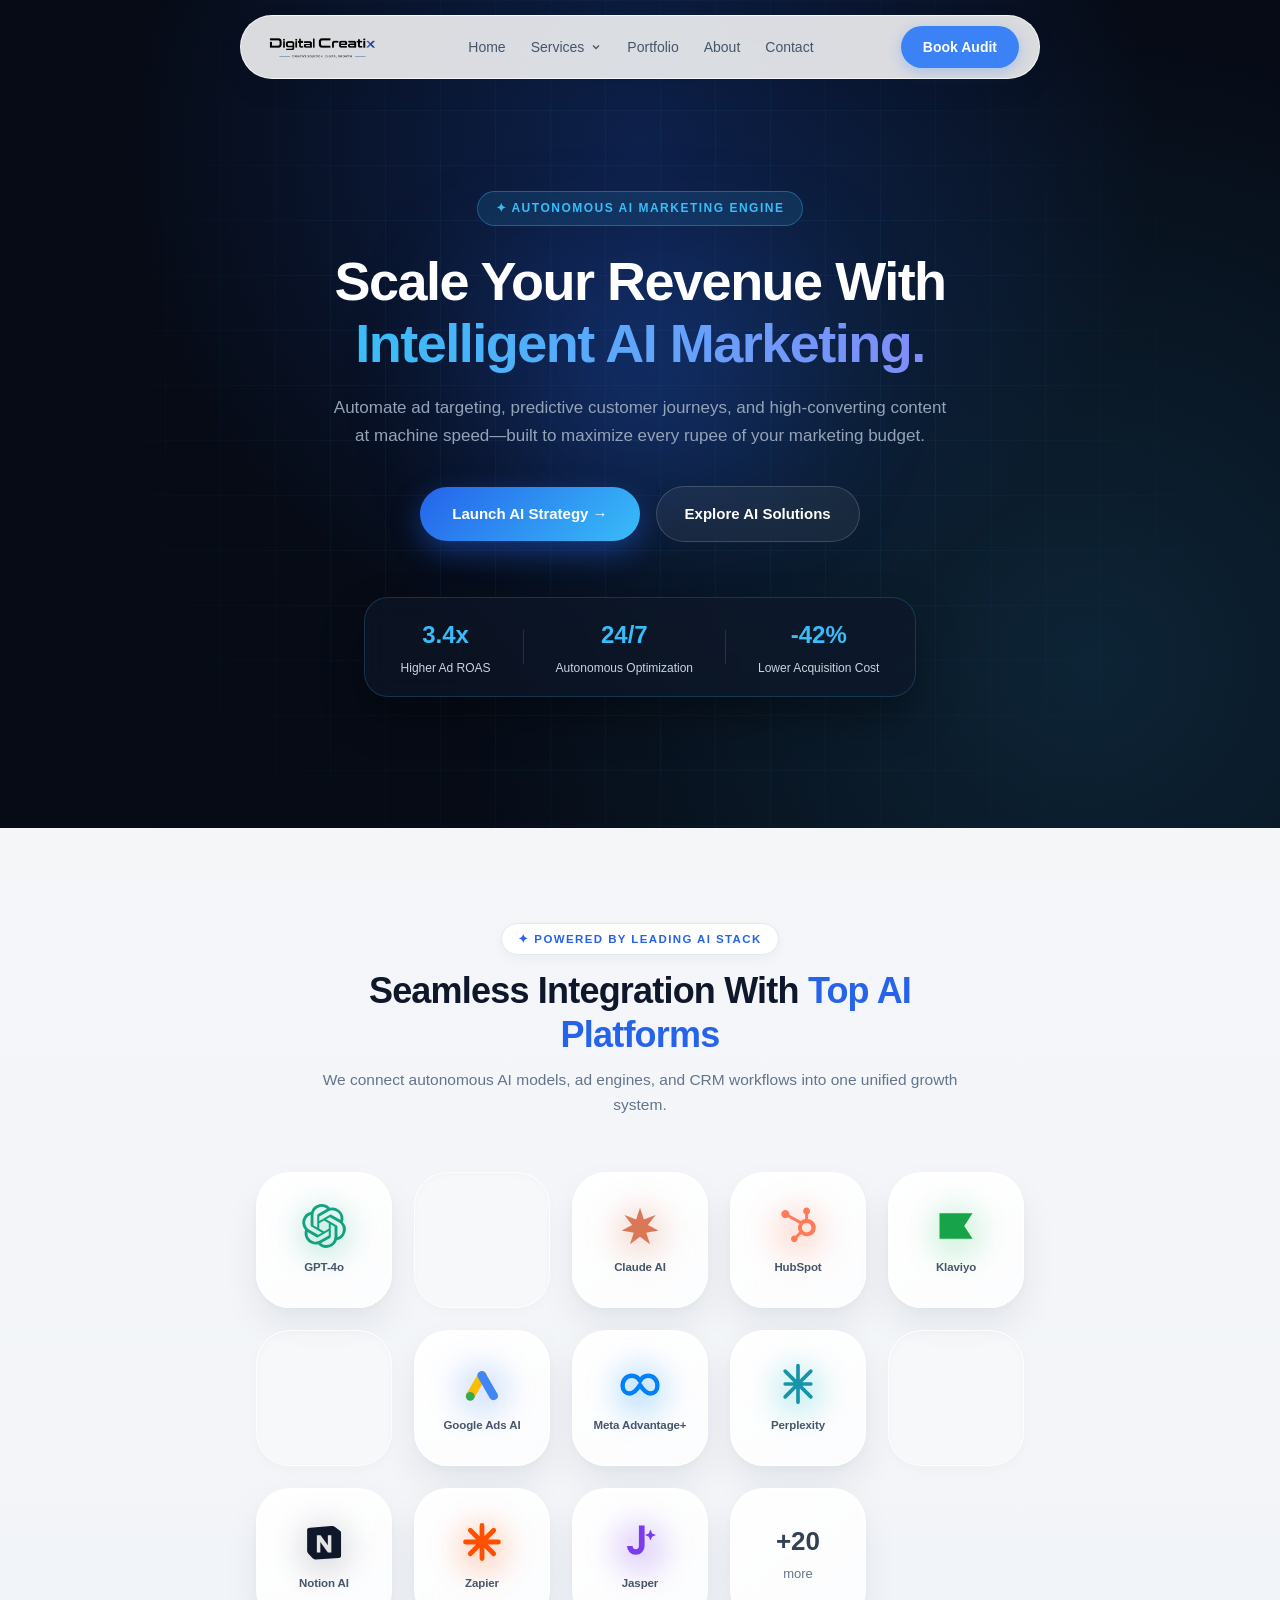
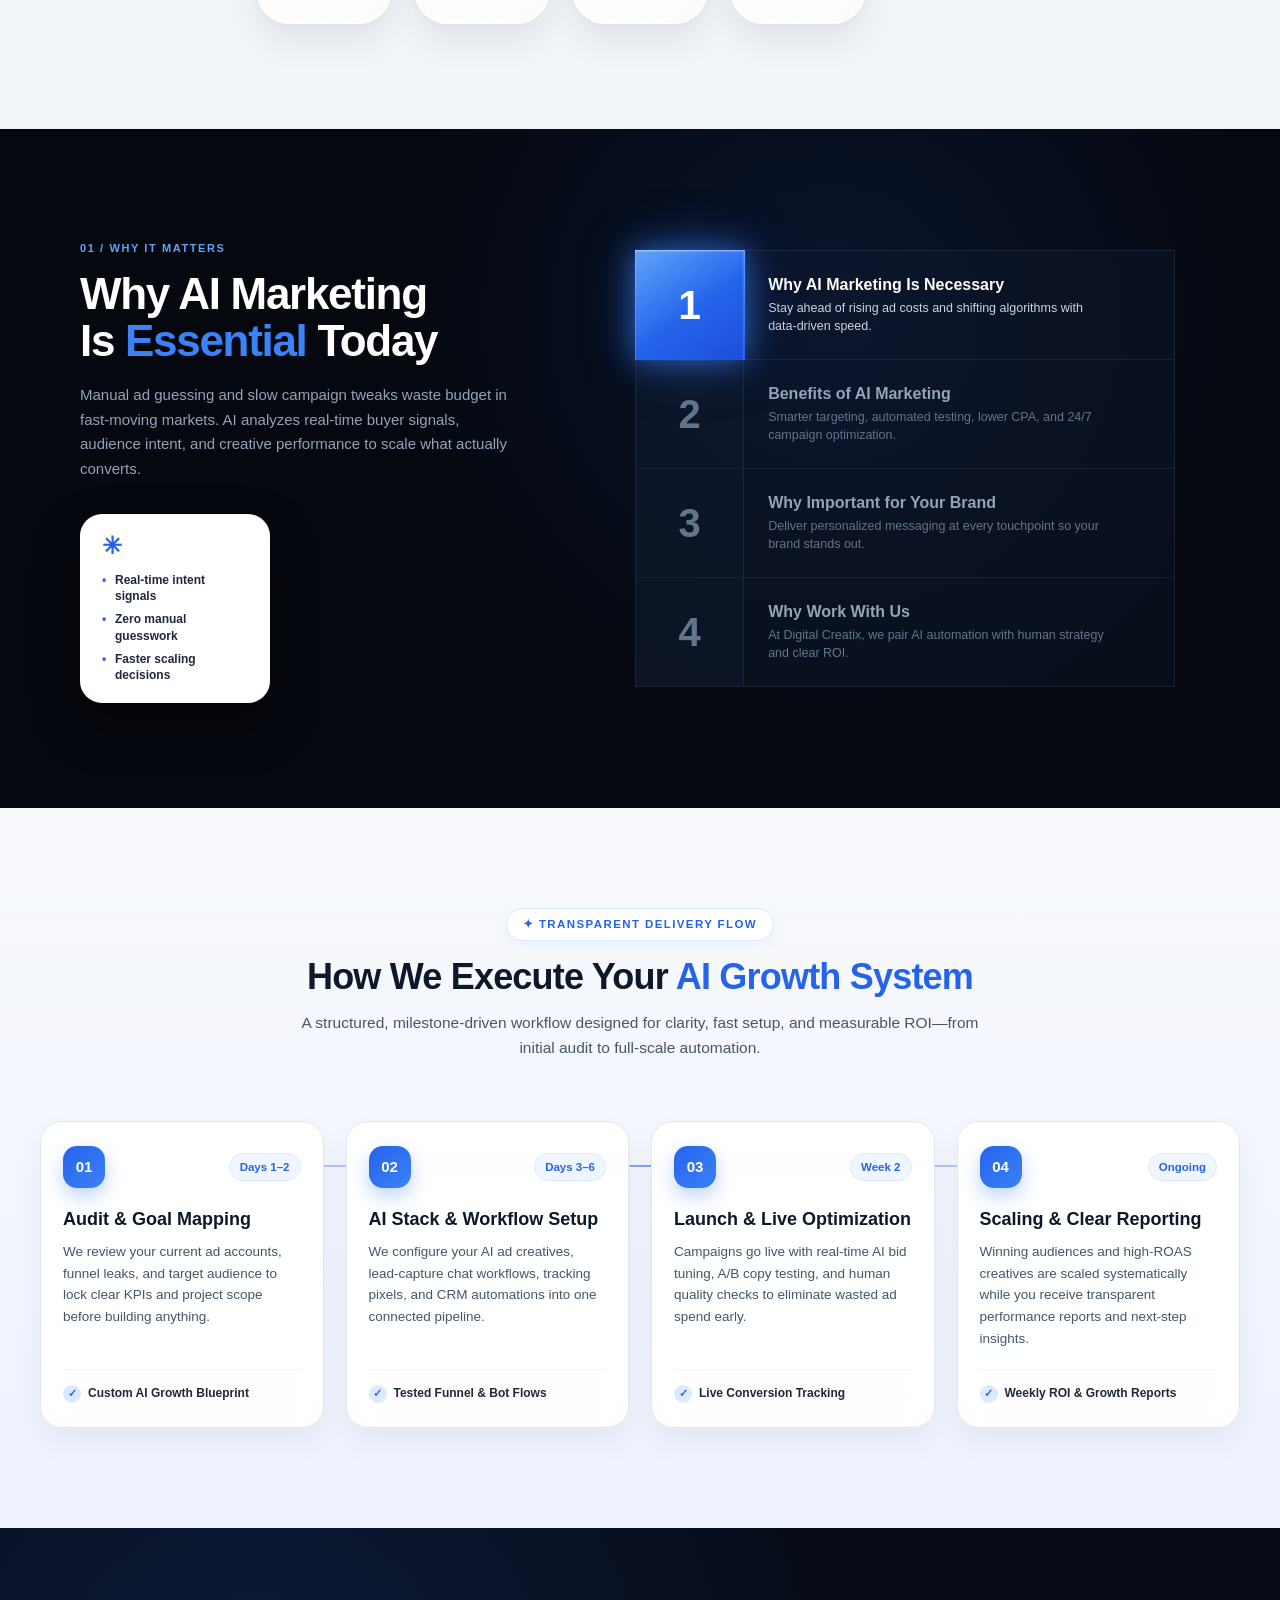
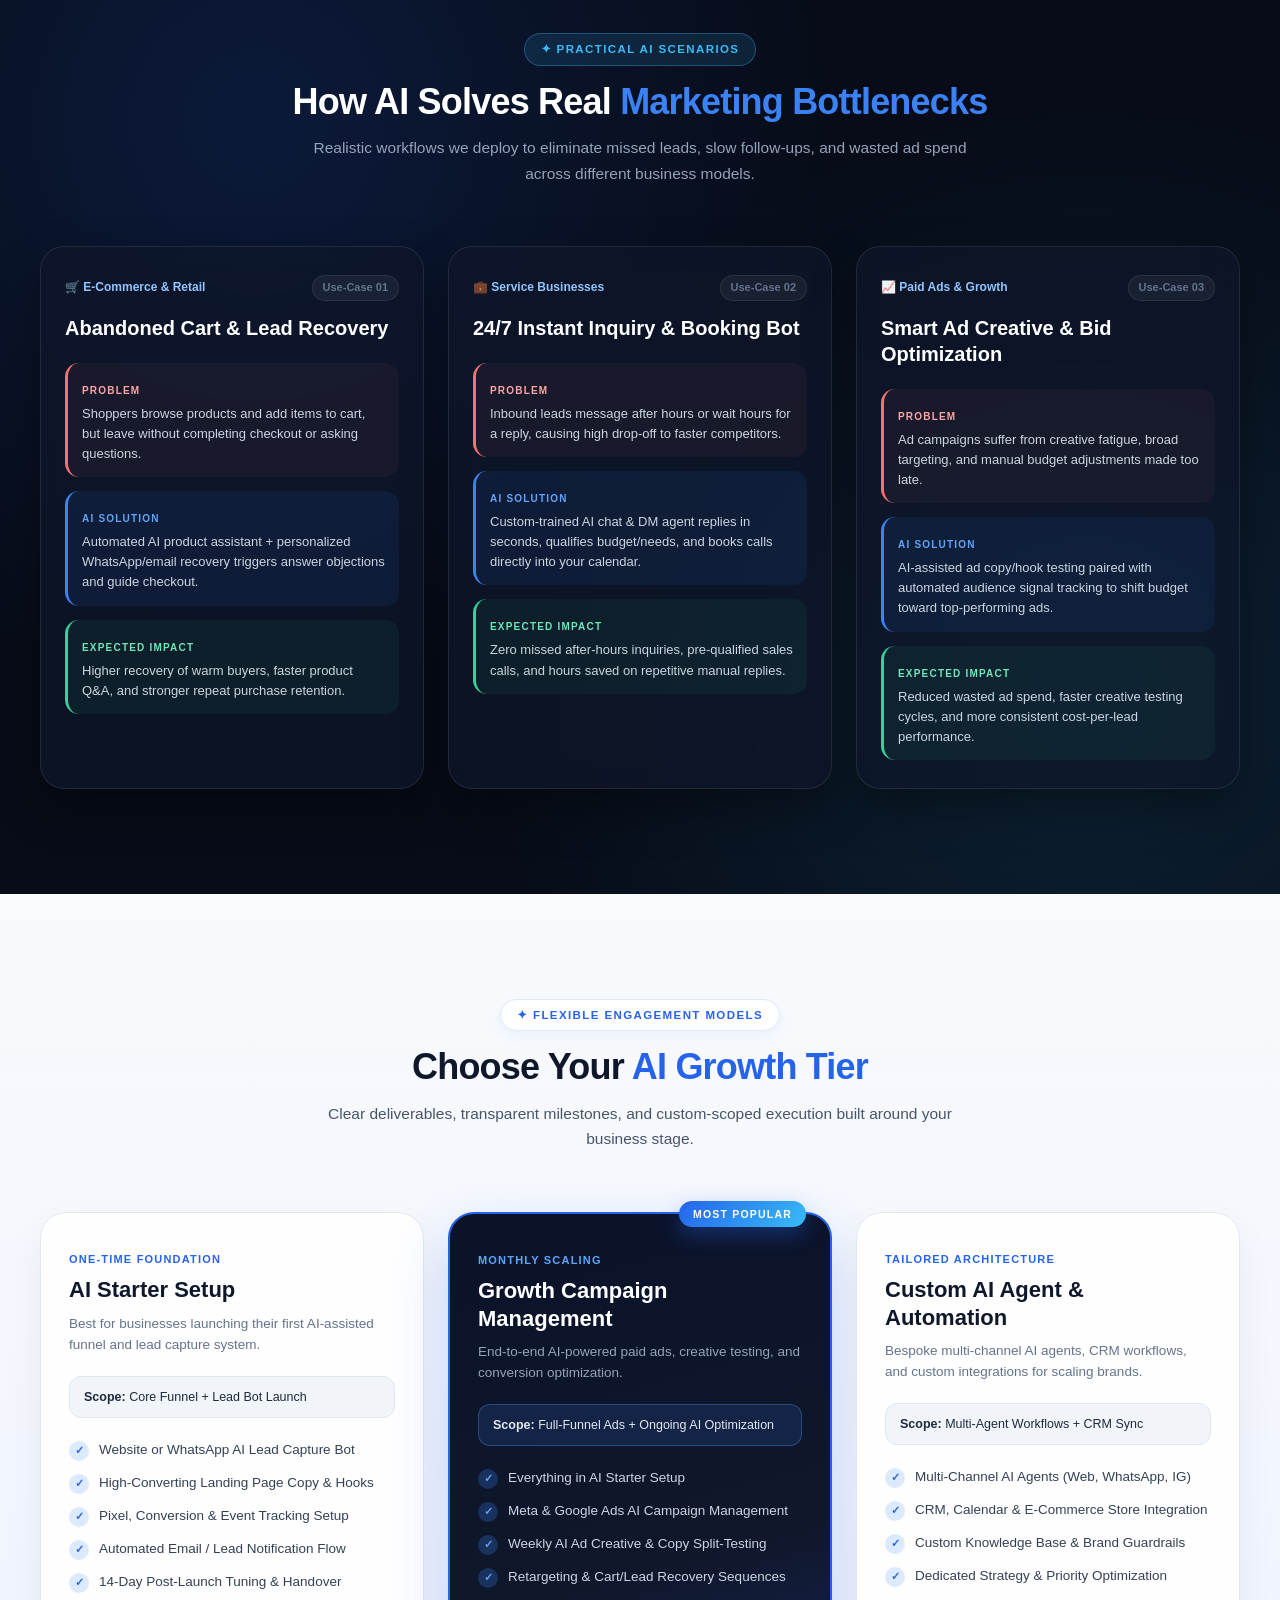
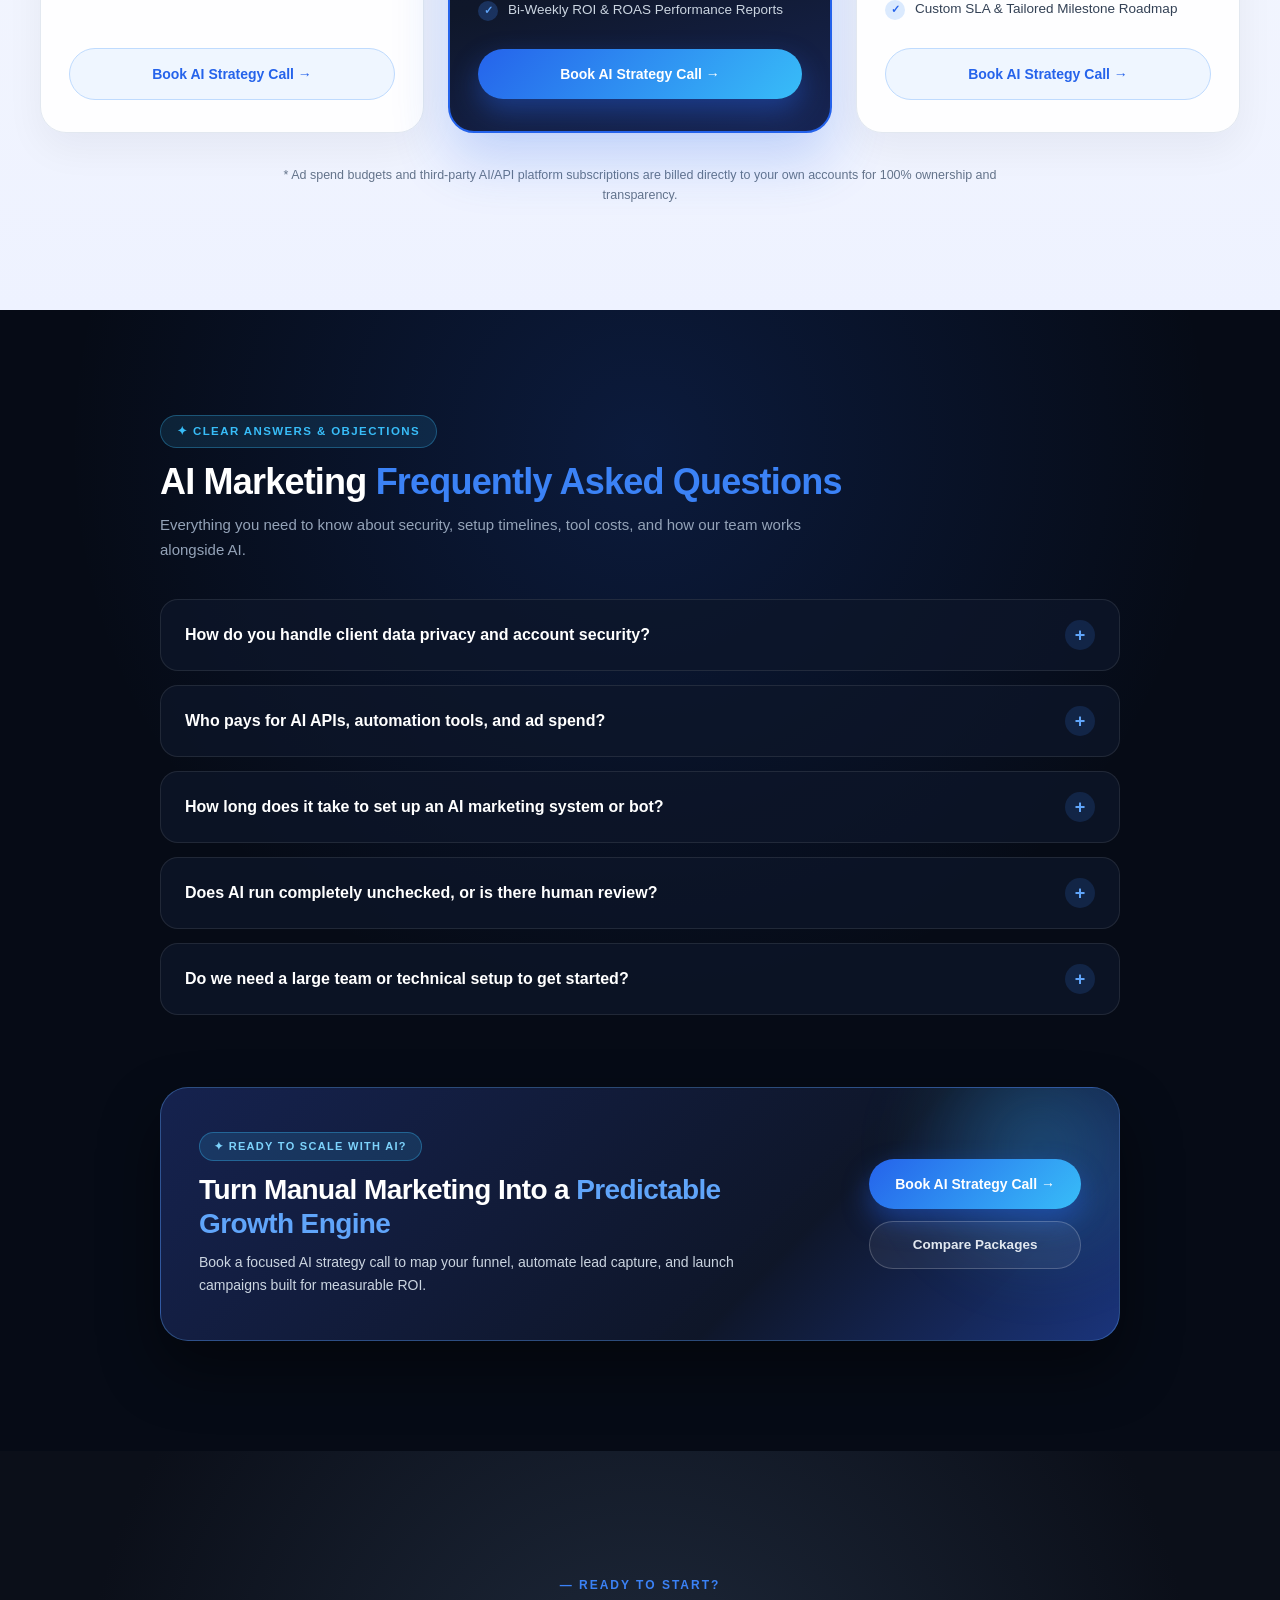
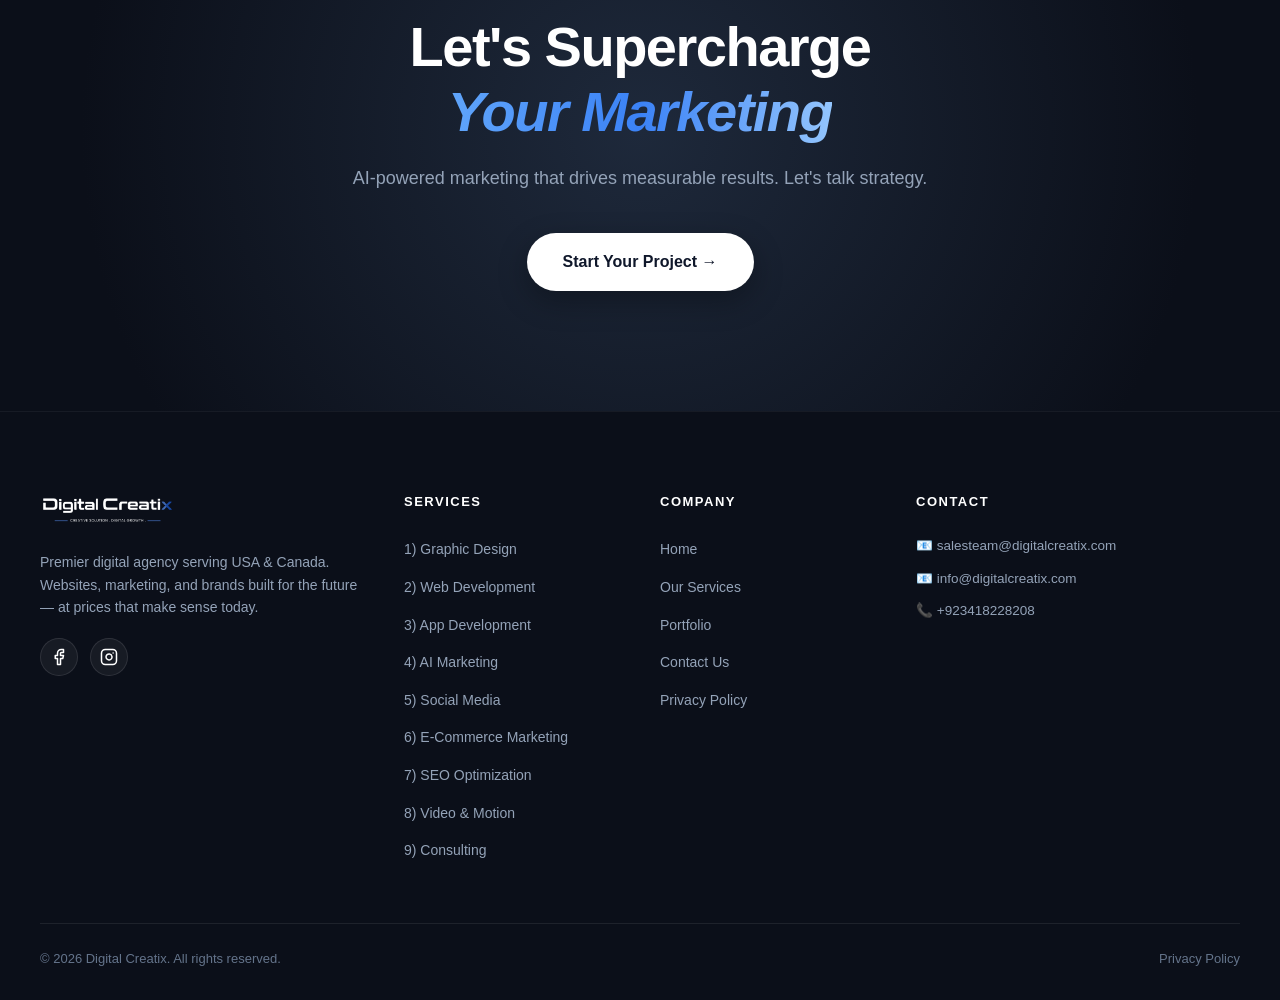
<file: AImarketing.html>
<!DOCTYPE html>
<html lang="en">
<head>
    <meta charset="UTF-8">
    <meta name="viewport" content="width=device-width, initial-scale=1.0">
    <title>Digital Creatix | Creative Solution. Real Growth.</title>
    <link rel="stylesheet" href="style.css">
    <link rel="icon" type="image/png" href="Webicontop.png">
</head>
<body>
<!-- Floating Pill Navigation Bar -->
<div class="nav-container">
    <nav>
        <!-- Logo Image -->
        <a href="index.html" class="logo">
            <img src="Webnavlogo.png" alt="Digital Creatix Logo" class="nav-logo-img">
        </a>

        <ul class="nav-links">
            <li><a href="index.html">Home</a></li>
            
            <!-- Dropdown inside Services -->
            <li class="nav-dropdown-wrapper" id="servicesDropdown">
                <a href="#" class="services-toggle-btn" id="servicesToggle">
                    Services 
                    <svg width="12" height="12" viewBox="0 0 24 24" fill="none" stroke="currentColor" stroke-width="2.5"><path d="M6 9l6 6 6-6"/></svg>
                </a>

                <!-- Dropdown Menu Box -->
                <div class="dropdown-menu-box" id="dropdownBox">
                    
                    <!-- 1st Item: All Services (Default Dark / Black bg with Blue Hover) -->
                    <a href="services.html" class="dropdown-item all-services-item">
                        <span class="dropdown-icon">✨</span>
                        <span>All Services</span>
                    </a>

                    <div class="dropdown-divider"></div>

                    <!-- Individual Services List -->
                    <a href="webdevelopment.html" class="dropdown-item">
                        <span class="dropdown-icon">💻</span>
                        <span>Web Development</span>
                    </a>

                    <a href="appdevelopmentservice.html" class="dropdown-item">
                        <span class="dropdown-icon">📱</span>
                        <span>App Development</span>
                    </a>

                    <a href="graphicdesignservice.html" class="dropdown-item">
                        <span class="dropdown-icon">🎨</span>
                        <span>Graphic Design</span>
                    </a>

                    <a href="seo.html" class="dropdown-item">
                        <span class="dropdown-icon">📈</span>
                        <span>SEO & Growth</span>
                    </a>

                    <a href="aimarketingservices.html" class="dropdown-item">
                        <span class="dropdown-icon">🤖</span>
                        <span>AI Marketing</span>
                    </a>

                    <a href="videomotionservices.html" class="dropdown-item">
                        <span class="dropdown-icon">🎬</span>
                        <span>Video & Motion</span>
                    </a>

                    <a href="smmpservices.html" class="dropdown-item">
                        <span class="dropdown-icon">📢</span>
                        <span>Social Media Marketing</span>
                    </a>

                    <a href="ecommerce.html" class="dropdown-item">
                        <span class="dropdown-icon">🛒</span>
                        <span>E-Commerce</span>
                    </a>

                </div>
            </li>

            <li><a href="portfolio.html">Portfolio</a></li>
            <li><a href="about.html">About</a></li>
            <li><a href="contact.html">Contact</a></li>
        </ul>

        <a href="contact.html" class="audit-btn">Book Audit</a>
    

    <!-- Mobile Hamburger Button (Sirf mobile screen par dikhega) -->
            <button class="mobile-menu-btn" id="menuBtn" aria-label="Toggle Menu">
                <span></span>
                <span></span>
                <span></span>
            </button>
        </nav>
</div>
    
    <!-- Mobile Slide-out Sidebar Overlay -->
    <div class="sidebar-overlay" id="sidebarOverlay"></div>

    <!-- Mobile Slide-out Sidebar -->
    <div class="mobile-sidebar" id="mobileSidebar">
        <div class="sidebar-header">
            <span class="sidebar-title">— MENU</span>
            <button class="close-sidebar-btn" id="closeBtn">&times;</button>
        </div>

        <div class="sidebar-content-scroll">
            <!-- Navigation Links -->
            <div class="sidebar-nav-links">
                <a href="index.html">🏠 Home</a>
                
                <!-- Services Dropdown -->
                <div class="sidebar-dropdown-wrapper">
                    <button class="dropdown-toggle-btn" id="servicesDropdownBtn">
                        <span>⚙️ Services ▾</span>
                    </button>
                    <div class="dropdown-menu-list" id="servicesSubMenu">
                        <a href="graphic-design.html">1) 🎨 Graphic Design</a>
                        <a href="web-development.html">2) 💻 Website Dev / Design</a>
                        <a href="app-development.html">3) 📱 App Development</a>
                        <a href="social-media.html">4) 📢 Social Media Marketing</a>
                        <a href="ecommerce.html">5) 🛒 E-Commerce Marketing</a>
                        <a href="seo.html">6) 📈 SEO Optimization</a>
                        <a href="video-animation.html">7) 🎥 Video & Motion</a>
                        <a href="consulting.html">8) 💼 Strategic Consulting</a>
                    </div>
                </div>

                <a href="portfolio.html">🎨 Portfolio</a>
                <a href="privacy.html">🔒 Privacy Policy</a>
            </div>

            <!-- Contact Us Section -->
            <div class="sidebar-contact-section">
                <span class="sidebar-subtitle">— CONTACT US</span>
                <form class="sidebar-form" onsubmit="event.preventDefault(); alert('Message sent successfully!');">
                    <input type="text" placeholder="Your Name" required>
                    <input type="email" placeholder="Email Address" required>
                    <textarea placeholder="Tell us about your project..." rows="3" required></textarea>
                    
                    <label class="sidebar-checkbox-label">
                        <input type="checkbox" required>
                        <span>I agree to the <a href="privacy.html" target="_blank">Privacy Policy</a></span>
                    </label>

                    <button type="submit" class="sidebar-send-btn">Send Message →</button>
                </form>
            </div>

            <!-- Find Us / Footer Info -->
            <div class="sidebar-find-us">
                <span class="sidebar-subtitle">— FIND US</span>
                <p>📧 salesteam@digitalcreatix.com</p>
                <p>📧 info@digitalcreatix.com</p>
                <p>📞 +923418228208</p>
            </div>
        </div>
    </div>
 <!-- === AI MARKETING HERO SECTION (GLOWING AI LASER LINES) === -->
<section class="ai-hero-section" id="aiHeroSection">
    <!-- Subtle Tech Grid Background -->
    <div class="ai-cyber-grid" aria-hidden="true"></div>

    <!-- Glowing Animated Laser Lines Layer -->
    <div class="ai-laser-field" aria-hidden="true">
        <span class="ai-laser-beam beam-ltr beam-1"></span>
        <span class="ai-laser-beam beam-rtl beam-2"></span>
        <span class="ai-laser-beam beam-ltr beam-3"></span>
        <span class="ai-laser-beam beam-rtl beam-4"></span>
        <span class="ai-laser-beam beam-ltr beam-5"></span>
        <span class="ai-laser-beam beam-rtl beam-6"></span>
    </div>

    <!-- Ambient Blue Glow -->
    <div class="ai-ambient-glow" aria-hidden="true"></div>

    <div class="ai-hero-container">
        <span class="ai-hero-badge">✦ AUTONOMOUS AI MARKETING ENGINE</span>
        
        <h1>Scale Your Revenue With <br><span class="ai-gradient-text">Intelligent AI Marketing.</span></h1>
        
        <p>Automate ad targeting, predictive customer journeys, and high-converting content at machine speed—built to maximize every rupee of your marketing budget.</p>

        <div class="ai-hero-actions">
            <a href="contact.html" class="ai-primary-btn">Launch AI Strategy →</a>
            <a href="#services" class="ai-secondary-btn">Explore AI Solutions</a>
        </div>

        <!-- Clean Metrics Strip -->
        <div class="ai-metrics-bar">
            <div class="ai-metric-item">
                <strong>3.4x</strong>
                <span>Higher Ad ROAS</span>
            </div>
            <div class="ai-metric-divider"></div>
            <div class="ai-metric-item">
                <strong>24/7</strong>
                <span>Autonomous Optimization</span>
            </div>
            <div class="ai-metric-divider"></div>
            <div class="ai-metric-item">
                <strong>-42%</strong>
                <span>Lower Acquisition Cost</span>
            </div>
        </div>
    </div>
</section>
    <!-- === AI MARKETING INTEGRATIONS / TOOLS GLASS GRID === -->
<section class="ai-tools-glass-section" id="aiToolsSection">
    <div class="ai-tools-header">
        <span class="ai-tools-pill">✦ POWERED BY LEADING AI STACK</span>
        <h2>Seamless Integration With <span class="ai-blue-word">Top AI Platforms</span></h2>
        <p>We connect autonomous AI models, ad engines, and CRM workflows into one unified growth system.</p>
    </div>

    <div class="ai-squircle-grid">
        <!-- 1. GPT-4o -->
        <div class="ai-glass-tile active-tile float-a" style="--tile-glow: rgba(16, 163, 127, 0.24);">
            <div class="tile-ambient-aura"></div>
            <svg viewBox="0 0 24 24" class="tile-svg" fill="#10a37f" aria-hidden="true">
                <path d="M22.28 9.82a5.98 5.98 0 0 0-.52-4.91 6.05 6.05 0 0 0-6.51-2.9A6.07 6.07 0 0 0 4.98 4.18a5.98 5.98 0 0 0-4 2.9 6.05 6.05 0 0 0 .74 7.1 5.98 5.98 0 0 0 .51 4.91 6.05 6.05 0 0 0 6.51 2.9A5.98 5.98 0 0 0 13.26 24a6.06 6.06 0 0 0 5.77-4.21 5.99 5.99 0 0 0 4-2.9 6.06 6.06 0 0 0-.75-7.07zm-9.02 12.61a4.48 4.48 0 0 1-2.88-1.04l.14-.08 4.78-2.76a.8.8 0 0 0 .39-.68v-6.74l2.02 1.17a.07.07 0 0 1 .04.05v5.58a4.5 4.5 0 0 1-4.49 4.5zm-9.66-4.13a4.47 4.47 0 0 1-.54-3.01l.14.09 4.78 2.76a.77.77 0 0 0 .78 0l5.84-3.37v2.33a.08.08 0 0 1-.03.06L9.74 19.95a4.5 4.5 0 0 1-6.14-1.65zM2.34 7.9a4.49 4.49 0 0 1 2.37-1.97V11.6a.77.77 0 0 0 .39.68l5.81 3.35-2.02 1.17a.08.08 0 0 1-.07 0l-4.83-2.79A4.5 4.5 0 0 1 2.34 7.9zm16.6 3.85L13.1 8.36l2.02-1.16a.08.08 0 0 1 .07 0l4.83 2.79a4.49 4.49 0 0 1-.68 8.1v-5.68a.79.79 0 0 0-.4-.66zm2.01-3.02l-.14-.09-4.77-2.78a.78.78 0 0 0-.79 0L9.41 9.23V6.9a.07.07 0 0 1 .03-.06l4.83-2.79a4.5 4.5 0 0 1 6.68 4.66zM8.31 12.86l-2.02-1.16a.08.08 0 0 1-.04-.06V6.07a4.5 4.5 0 0 1 7.38-3.45l-.14.08-4.78 2.76a.8.8 0 0 0-.39.68l-.01 6.72zm1.1-2.37l2.6-1.5 2.6 1.5v3l-2.6 1.5-2.6-1.5v-3z"/>
            </svg>
            <span class="tile-label">GPT-4o</span>
        </div>

        <!-- Subtle Empty Spacer Tile (Like Reference Image) -->
        <div class="ai-glass-tile empty-tile" aria-hidden="true"></div>

        <!-- 2. Claude AI -->
        <div class="ai-glass-tile active-tile float-b" style="--tile-glow: rgba(217, 119, 87, 0.26);">
            <div class="tile-ambient-aura"></div>
            <svg viewBox="0 0 24 24" class="tile-svg" fill="#d97757" aria-hidden="true">
                <path d="M12 2l2.1 6.4L20.5 6l-4.2 5.4L22 14.5l-6.6 1.2L17.5 22 12 17.8 6.5 22l2.1-6.3L2 14.5l5.7-3.1L3.5 6l6.4 2.4z"/>
            </svg>
            <span class="tile-label">Claude AI</span>
        </div>

        <!-- 3. HubSpot -->
        <div class="ai-glass-tile active-tile float-c" style="--tile-glow: rgba(255, 122, 89, 0.26);">
            <div class="tile-ambient-aura"></div>
            <svg viewBox="0 0 24 24" class="tile-svg" fill="#ff7a59" aria-hidden="true">
                <path d="M17.5 8.2V5.6a1.9 1.9 0 1 0-1.6 0v2.6a4.7 4.7 0 0 0-2.4 1.1L7.3 5.8a2.2 2.2 0 1 0-.8 1.4l6.1 3.4a4.7 4.7 0 0 0 .1 4.6l-2.1 2.1a1.8 1.8 0 1 0 1.1 1.1l2.1-2.1a4.7 4.7 0 1 0 3.7-8.1zm-.8 7.3a2.6 2.6 0 1 1 0-5.2 2.6 2.6 0 0 1 0 5.2z"/>
            </svg>
            <span class="tile-label">HubSpot</span>
        </div>

        <!-- 4. Klaviyo -->
        <div class="ai-glass-tile active-tile float-a" style="--tile-glow: rgba(34, 197, 94, 0.24);">
            <div class="tile-ambient-aura"></div>
            <svg viewBox="0 0 24 24" class="tile-svg" fill="#16a34a" aria-hidden="true">
                <path d="M3 5h18l-4.5 7L21 19H3V5z"/>
            </svg>
            <span class="tile-label">Klaviyo</span>
        </div>

        <!-- Subtle Empty Spacer Tile -->
        <div class="ai-glass-tile empty-tile" aria-hidden="true"></div>

        <!-- 5. Google Ads AI -->
        <div class="ai-glass-tile active-tile float-b" style="--tile-glow: rgba(66, 133, 244, 0.26);">
            <div class="tile-ambient-aura"></div>
            <svg viewBox="0 0 24 24" class="tile-svg" aria-hidden="true">
                <path fill="#fbbc04" d="M3.5 17.5L10.2 5.9a2.4 2.4 0 0 1 4.1 2.4L7.6 19.9a2.4 2.4 0 0 1-4.1-2.4z"/>
                <path fill="#4285f4" d="M20.5 17.5L13.8 5.9a2.4 2.4 0 0 0-4.1 2.4l6.7 11.6a2.4 2.4 0 0 0 4.1-2.4z"/>
                <circle fill="#34a853" cx="5.6" cy="18.7" r="2.4"/>
            </svg>
            <span class="tile-label">Google Ads AI</span>
        </div>

        <!-- 6. Meta Advantage+ -->
        <div class="ai-glass-tile active-tile float-c" style="--tile-glow: rgba(0, 129, 251, 0.26);">
            <div class="tile-ambient-aura"></div>
            <svg viewBox="0 0 24 24" class="tile-svg" fill="none" stroke="#0081fb" stroke-width="2.4" stroke-linecap="round" stroke-linejoin="round" aria-hidden="true">
                <path d="M7.5 7.5C4.5 7.5 2.5 10 2.5 13c0 2.5 1.8 4.2 4 4.2 2 0 3.5-1.5 5.5-4.7 2 3.2 3.5 4.7 5.5 4.7 2.2 0 4-1.7 4-4.2 0-3-2-5.5-5-5.5-2.1 0-3.7 1.4-4.5 2.8-.8-1.4-2.4-2.8-4.5-2.8z"/>
            </svg>
            <span class="tile-label">Meta Advantage+</span>
        </div>

        <!-- 7. Perplexity -->
        <div class="ai-glass-tile active-tile float-b" style="--tile-glow: rgba(32, 184, 205, 0.26);">
            <div class="tile-ambient-aura"></div>
            <svg viewBox="0 0 24 24" class="tile-svg" fill="none" stroke="#1496a8" stroke-width="2" stroke-linecap="round" stroke-linejoin="round" aria-hidden="true">
                <path d="M12 2v20M5 5l14 14M19 5L5 19M5 12h14"/>
            </svg>
            <span class="tile-label">Perplexity</span>
        </div>

        <!-- Subtle Empty Spacer Tile -->
        <div class="ai-glass-tile empty-tile" aria-hidden="true"></div>

        <!-- 8. Notion AI -->
        <div class="ai-glass-tile active-tile float-a" style="--tile-glow: rgba(15, 23, 42, 0.16);">
            <div class="tile-ambient-aura"></div>
            <svg viewBox="0 0 24 24" class="tile-svg" fill="#0f172a" aria-hidden="true">
                <path d="M4.5 4.2L15.8 3.3c1.2-.1 1.6.1 2.4.7l2.5 1.8c.4.3.6.6.6 1.1v12.4c0 .8-.3 1.3-1.3 1.4l-12.5.8c-.8.1-1.2-.1-1.7-.6l-2.4-2.6c-.4-.5-.6-.9-.6-1.6V5.5c0-.7.3-1.2 1.7-1.3zm3.6 4.1v9.4h1.9v-5.7l4.1 5.7h1.9V8.3h-1.9v5.5L10.1 8.3H8.1z"/>
            </svg>
            <span class="tile-label">Notion AI</span>
        </div>

        <!-- 9. Zapier -->
        <div class="ai-glass-tile active-tile float-c" style="--tile-glow: rgba(255, 79, 0, 0.25);">
            <div class="tile-ambient-aura"></div>
            <svg viewBox="0 0 24 24" class="tile-svg" stroke="#ff4f00" stroke-width="2.6" stroke-linecap="round" aria-hidden="true">
                <path d="M12 3v18M3 12h18M5.6 5.6l12.8 12.8M18.4 5.6L5.6 18.4"/>
            </svg>
            <span class="tile-label">Zapier</span>
        </div>

        <!-- 10. Jasper -->
        <div class="ai-glass-tile active-tile float-a" style="--tile-glow: rgba(124, 58, 237, 0.25);">
            <div class="tile-ambient-aura"></div>
            <svg viewBox="0 0 24 24" class="tile-svg" fill="#7c3aed" aria-hidden="true">
                <path d="M14.5 3v11.2a4.8 4.8 0 1 1-9.6 0h3.1a1.7 1.7 0 1 0 3.4 0V3h3.1zm3.2 2.2l.9 2.1 2.1.9-2.1.9-.9 2.1-.9-2.1-2.1-.9 2.1-.9.9-2.1z"/>
            </svg>
            <span class="tile-label">Jasper</span>
        </div>

        <!-- +20 More Card (Like Reference Image) -->
        <div class="ai-glass-tile more-tile float-b">
            <strong>+20</strong>
            <span>more</span>
        </div>
    </div>
</section>
    <!-- === INTERACTIVE 4-STEP AI MARKETING ROADMAP SECTION === -->
<section class="ai-roadmap-section" id="aiRoadmapSection">
    <div class="ai-roadmap-container">
        <!-- LEFT SIDE: Dynamic Content That Changes on Clicking 1, 2, 3, 4 -->
        <div class="ai-roadmap-left">
            <div class="ai-roadmap-dynamic" id="aiRoadmapDynamicContent">
                <span class="ai-roadmap-step-tag" id="roadmapStepTag">01 / WHY IT MATTERS</span>
                <h2 class="ai-roadmap-main-title" id="roadmapMainTitle">
                    Why AI Marketing<br>Is <span class="ai-roadmap-blue">Essential</span> Today
                </h2>
                <p class="ai-roadmap-desc" id="roadmapDesc">
                    Manual ad guessing and slow campaign tweaks waste budget in fast-moving markets. AI analyzes real-time buyer signals, audience intent, and creative performance to scale what actually converts.
                </p>
            </div>

            <!-- Bottom-Left Crisp White Highlight Card (Reference Style) -->
            <div class="ai-roadmap-white-card">
                <div class="ai-white-card-star" id="roadmapCardIcon" aria-hidden="true">✳</div>
                <ul class="ai-roadmap-bullets" id="roadmapBullets">
                    <li>Real-time intent signals</li>
                    <li>Zero manual guesswork</li>
                    <li>Faster scaling decisions</li>
                </ul>
            </div>
        </div>

        <!-- RIGHT/CENTER: Vertical Stacked 1 - 4 Interactive Boxes -->
        <div class="ai-roadmap-steps-col" role="tablist" aria-label="AI Marketing Pillars">
            <button type="button" class="ai-step-row active" data-step="1" aria-selected="true">
                <div class="ai-step-box">1</div>
                <div class="ai-step-text">
                    <h3>Why AI Marketing Is Necessary</h3>
                    <p>Stay ahead of rising ad costs and shifting algorithms with data-driven speed.</p>
                </div>
            </button>

            <button type="button" class="ai-step-row" data-step="2" aria-selected="false">
                <div class="ai-step-box">2</div>
                <div class="ai-step-text">
                    <h3>Benefits of AI Marketing</h3>
                    <p>Smarter targeting, automated testing, lower CPA, and 24/7 campaign optimization.</p>
                </div>
            </button>

            <button type="button" class="ai-step-row" data-step="3" aria-selected="false">
                <div class="ai-step-box">3</div>
                <div class="ai-step-text">
                    <h3>Why Important for Your Brand</h3>
                    <p>Deliver personalized messaging at every touchpoint so your brand stands out.</p>
                </div>
            </button>

            <button type="button" class="ai-step-row" data-step="4" aria-selected="false">
                <div class="ai-step-box">4</div>
                <div class="ai-step-text">
                    <h3>Why Work With Us</h3>
                    <p>At Digital Creatix, we pair AI automation with human strategy and clear ROI.</p>
                </div>
            </button>
        </div>
    </div>
</section>
    <!-- === CLIENT EXECUTION FLOW / HOW IT WORKS (4 STEPS) === -->
<section class="ai-process-section" id="aiProcessSection">
    <div class="ai-process-container">
        <div class="ai-process-header">
            <span class="ai-process-pill">✦ TRANSPARENT DELIVERY FLOW</span>
            <h2>How We Execute Your <span class="ai-process-blue">AI Growth System</span></h2>
            <p>A structured, milestone-driven workflow designed for clarity, fast setup, and measurable ROI—from initial audit to full-scale automation.</p>
        </div>

        <div class="ai-process-grid">
            <!-- Horizontal Connector Line (Desktop) -->
            <div class="ai-process-connector" aria-hidden="true"></div>

            <!-- Step 1 -->
            <div class="ai-process-card">
                <div class="ai-process-top">
                    <span class="ai-step-num">01</span>
                    <span class="ai-step-tag">Days 1–2</span>
                </div>
                <h3>Audit &amp; Goal Mapping</h3>
                <p>We review your current ad accounts, funnel leaks, and target audience to lock clear KPIs and project scope before building anything.</p>
                <div class="ai-process-deliverable">
                    <span>✓</span> Custom AI Growth Blueprint
                </div>
            </div>

            <!-- Step 2 -->
            <div class="ai-process-card">
                <div class="ai-process-top">
                    <span class="ai-step-num">02</span>
                    <span class="ai-step-tag">Days 3–6</span>
                </div>
                <h3>AI Stack &amp; Workflow Setup</h3>
                <p>We configure your AI ad creatives, lead-capture chat workflows, tracking pixels, and CRM automations into one connected pipeline.</p>
                <div class="ai-process-deliverable">
                    <span>✓</span> Tested Funnel &amp; Bot Flows
                </div>
            </div>

            <!-- Step 3 -->
            <div class="ai-process-card">
                <div class="ai-process-top">
                    <span class="ai-step-num">03</span>
                    <span class="ai-step-tag">Week 2</span>
                </div>
                <h3>Launch &amp; Live Optimization</h3>
                <p>Campaigns go live with real-time AI bid tuning, A/B copy testing, and human quality checks to eliminate wasted ad spend early.</p>
                <div class="ai-process-deliverable">
                    <span>✓</span> Live Conversion Tracking
                </div>
            </div>

            <!-- Step 4 -->
            <div class="ai-process-card">
                <div class="ai-process-top">
                    <span class="ai-step-num">04</span>
                    <span class="ai-step-tag">Ongoing</span>
                </div>
                <h3>Scaling &amp; Clear Reporting</h3>
                <p>Winning audiences and high-ROAS creatives are scaled systematically while you receive transparent performance reports and next-step insights.</p>
                <div class="ai-process-deliverable">
                    <span>✓</span> Weekly ROI &amp; Growth Reports
                </div>
            </div>
        </div>
    </div>
</section>
    <!-- === AI MARKETING USE-CASES (PROBLEM -> SOLUTION -> IMPACT) === -->
<section class="ai-usecases-section" id="aiUseCasesSection">
    <div class="ai-usecases-container">
        <div class="ai-usecases-header">
            <span class="ai-usecases-pill">✦ PRACTICAL AI SCENARIOS</span>
            <h2>How AI Solves Real <span class="ai-usecases-blue">Marketing Bottlenecks</span></h2>
            <p>Realistic workflows we deploy to eliminate missed leads, slow follow-ups, and wasted ad spend across different business models.</p>
        </div>

        <div class="ai-usecases-grid">
            <!-- Use-Case 1: E-Commerce -->
            <div class="ai-usecase-card">
                <div class="usecase-card-top">
                    <span class="usecase-category">🛒 E-Commerce &amp; Retail</span>
                    <span class="usecase-badge">Use-Case 01</span>
                </div>
                <h3>Abandoned Cart &amp; Lead Recovery</h3>

                <div class="usecase-flow">
                    <div class="usecase-step step-problem">
                        <span class="step-label">PROBLEM</span>
                        <p>Shoppers browse products and add items to cart, but leave without completing checkout or asking questions.</p>
                    </div>

                    <div class="usecase-step step-solution">
                        <span class="step-label">AI SOLUTION</span>
                        <p>Automated AI product assistant + personalized WhatsApp/email recovery triggers answer objections and guide checkout.</p>
                    </div>

                    <div class="usecase-step step-impact">
                        <span class="step-label">EXPECTED IMPACT</span>
                        <p>Higher recovery of warm buyers, faster product Q&amp;A, and stronger repeat purchase retention.</p>
                    </div>
                </div>
            </div>

            <!-- Use-Case 2: Service Businesses / Agencies -->
            <div class="ai-usecase-card">
                <div class="usecase-card-top">
                    <span class="usecase-category">💼 Service Businesses</span>
                    <span class="usecase-badge">Use-Case 02</span>
                </div>
                <h3>24/7 Instant Inquiry &amp; Booking Bot</h3>

                <div class="usecase-flow">
                    <div class="usecase-step step-problem">
                        <span class="step-label">PROBLEM</span>
                        <p>Inbound leads message after hours or wait hours for a reply, causing high drop-off to faster competitors.</p>
                    </div>

                    <div class="usecase-step step-solution">
                        <span class="step-label">AI SOLUTION</span>
                        <p>Custom-trained AI chat &amp; DM agent replies in seconds, qualifies budget/needs, and books calls directly into your calendar.</p>
                    </div>

                    <div class="usecase-step step-impact">
                        <span class="step-label">EXPECTED IMPACT</span>
                        <p>Zero missed after-hours inquiries, pre-qualified sales calls, and hours saved on repetitive manual replies.</p>
                    </div>
                </div>
            </div>

            <!-- Use-Case 3: Paid Ads & Funnels -->
            <div class="ai-usecase-card">
                <div class="usecase-card-top">
                    <span class="usecase-category">📈 Paid Ads &amp; Growth</span>
                    <span class="usecase-badge">Use-Case 03</span>
                </div>
                <h3>Smart Ad Creative &amp; Bid Optimization</h3>

                <div class="usecase-flow">
                    <div class="usecase-step step-problem">
                        <span class="step-label">PROBLEM</span>
                        <p>Ad campaigns suffer from creative fatigue, broad targeting, and manual budget adjustments made too late.</p>
                    </div>

                    <div class="usecase-step step-solution">
                        <span class="step-label">AI SOLUTION</span>
                        <p>AI-assisted ad copy/hook testing paired with automated audience signal tracking to shift budget toward top-performing ads.</p>
                    </div>

                    <div class="usecase-step step-impact">
                        <span class="step-label">EXPECTED IMPACT</span>
                        <p>Reduced wasted ad spend, faster creative testing cycles, and more consistent cost-per-lead performance.</p>
                    </div>
                </div>
            </div>
        </div>
    </div>
</section>
    <!-- === AI MARKETING ENGAGEMENT MODELS / PACKAGES === -->
<section class="ai-packages-section" id="aiPackagesSection">
    <div class="ai-packages-container">
        <div class="ai-packages-header">
            <span class="ai-packages-pill">✦ FLEXIBLE ENGAGEMENT MODELS</span>
            <h2>Choose Your <span class="ai-packages-blue">AI Growth Tier</span></h2>
            <p>Clear deliverables, transparent milestones, and custom-scoped execution built around your business stage.</p>
        </div>

        <div class="ai-packages-grid">
            <!-- Tier 1: AI Starter Setup -->
            <div class="ai-package-card">
                <div class="package-top">
                    <span class="package-tier-tag">ONE-TIME FOUNDATION</span>
                    <h3>AI Starter Setup</h3>
                    <p class="package-subtitle">Best for businesses launching their first AI-assisted funnel and lead capture system.</p>
                </div>

                <div class="package-scope-badge">
                    <strong>Scope:</strong> Core Funnel + Lead Bot Launch
                </div>

                <ul class="package-deliverables">
                    <li><span>✓</span> Website or WhatsApp AI Lead Capture Bot</li>
                    <li><span>✓</span> High-Converting Landing Page Copy &amp; Hooks</li>
                    <li><span>✓</span> Pixel, Conversion &amp; Event Tracking Setup</li>
                    <li><span>✓</span> Automated Email / Lead Notification Flow</li>
                    <li><span>✓</span> 14-Day Post-Launch Tuning &amp; Handover</li>
                </ul>

                <a href="contact.html?plan=ai-starter" class="package-btn package-btn-outline">
                    Book AI Strategy Call →
                </a>
            </div>

            <!-- Tier 2: Growth Campaign Management (Highlighted) -->
            <div class="ai-package-card is-featured">
                <div class="featured-ribbon">MOST POPULAR</div>
                <div class="package-top">
                    <span class="package-tier-tag">MONTHLY SCALING</span>
                    <h3>Growth Campaign Management</h3>
                    <p class="package-subtitle">End-to-end AI-powered paid ads, creative testing, and conversion optimization.</p>
                </div>

                <div class="package-scope-badge">
                    <strong>Scope:</strong> Full-Funnel Ads + Ongoing AI Optimization
                </div>

                <ul class="package-deliverables">
                    <li><span>✓</span> Everything in AI Starter Setup</li>
                    <li><span>✓</span> Meta &amp; Google Ads AI Campaign Management</li>
                    <li><span>✓</span> Weekly AI Ad Creative &amp; Copy Split-Testing</li>
                    <li><span>✓</span> Retargeting &amp; Cart/Lead Recovery Sequences</li>
                    <li><span>✓</span> Bi-Weekly ROI &amp; ROAS Performance Reports</li>
                </ul>

                <a href="contact.html?plan=ai-growth" class="package-btn package-btn-primary">
                    Book AI Strategy Call →
                </a>
            </div>

            <!-- Tier 3: Custom AI Agent & Automation -->
            <div class="ai-package-card">
                <div class="package-top">
                    <span class="package-tier-tag">TAILORED ARCHITECTURE</span>
                    <h3>Custom AI Agent &amp; Automation</h3>
                    <p class="package-subtitle">Bespoke multi-channel AI agents, CRM workflows, and custom integrations for scaling brands.</p>
                </div>

                <div class="package-scope-badge">
                    <strong>Scope:</strong> Multi-Agent Workflows + CRM Sync
                </div>

                <ul class="package-deliverables">
                    <li><span>✓</span> Multi-Channel AI Agents (Web, WhatsApp, IG)</li>
                    <li><span>✓</span> CRM, Calendar &amp; E-Commerce Store Integration</li>
                    <li><span>✓</span> Custom Knowledge Base &amp; Brand Guardrails</li>
                    <li><span>✓</span> Dedicated Strategy &amp; Priority Optimization</li>
                    <li><span>✓</span> Custom SLA &amp; Tailored Milestone Roadmap</li>
                </ul>

                <a href="contact.html?plan=ai-custom" class="package-btn package-btn-outline">
                    Book AI Strategy Call →
                </a>
            </div>
        </div>

        <p class="ai-packages-footnote">
            * Ad spend budgets and third-party AI/API platform subscriptions are billed directly to your own accounts for 100% ownership and transparency.
        </p>
    </div>
</section>
    <!-- === AI MARKETING FAQS + FINAL CTA BANNER === -->
<section class="ai-faq-cta-section" id="aiFaqCtaSection">
    <div class="ai-faq-container">
        <!-- FAQ Header -->
        <div class="ai-faq-header">
            <span class="ai-faq-pill">✦ CLEAR ANSWERS &amp; OBJECTIONS</span>
            <h2>AI Marketing <span class="ai-faq-blue">Frequently Asked Questions</span></h2>
            <p>Everything you need to know about security, setup timelines, tool costs, and how our team works alongside AI.</p>
        </div>

        <!-- Accordion List -->
        <div class="ai-faq-list">
            <!-- Q1: Data Privacy & Security -->
            <div class="ai-faq-item">
                <button type="button" class="ai-faq-header" aria-expanded="false">
                    <span>How do you handle client data privacy and account security?</span>
                    <span class="ai-faq-icon">+</span>
                </button>
                <div class="ai-faq-content">
                    <p>We follow strict access control—we never ask for raw passwords when role-based permissions are available, and we avoid feeding sensitive customer or payment data into public prompts. All workflows and bots are configured with clear brand boundaries.</p>
                </div>
            </div>

            <!-- Q2: API & Tool Costs -->
            <div class="ai-faq-item">
                <button type="button" class="ai-faq-header" aria-expanded="false">
                    <span>Who pays for AI APIs, automation tools, and ad spend?</span>
                    <span class="ai-faq-icon">+</span>
                </button>
                <div class="ai-faq-content">
                    <p>Third-party AI/API usage, chatbot/CRM subscriptions, and ad budgets stay in your own accounts or are clearly scoped upfront. That way you keep full ownership of your data, accounts, and usage billing with zero hidden markups.</p>
                </div>
            </div>

            <!-- Q3: Setup Timeline -->
            <div class="ai-faq-item">
                <button type="button" class="ai-faq-header" aria-expanded="false">
                    <span>How long does it take to set up an AI marketing system or bot?</span>
                    <span class="ai-faq-icon">+</span>
                </button>
                <div class="ai-faq-content">
                    <p>A focused AI Starter Setup or basic lead-capture workflow typically takes 3 to 7 days depending on integrations and approvals. Full multi-channel campaigns or custom CRM/agent automations usually roll out in 1 to 3 weeks in clear milestones.</p>
                </div>
            </div>

            <!-- Q4: Human Review & Quality -->
            <div class="ai-faq-item">
                <button type="button" class="ai-faq-header" aria-expanded="false">
                    <span>Does AI run completely unchecked, or is there human review?</span>
                    <span class="ai-faq-icon">+</span>
                </button>
                <div class="ai-faq-content">
                    <p>Every campaign, messaging flow, and chatbot goes through human review and testing before launch. AI speeds up research, creative variations, and real-time adjustments, while our team monitors quality, tone, and conversion alignment.</p>
                </div>
            </div>

            <!-- Q5: Getting Started -->
            <div class="ai-faq-item">
                <button type="button" class="ai-faq-header" aria-expanded="false">
                    <span>Do we need a large team or technical setup to get started?</span>
                    <span class="ai-faq-icon">+</span>
                </button>
                <div class="ai-faq-content">
                    <p>Not at all. During the initial audit and goal mapping step, we review where your business stands today, recommend only what makes practical sense, and handle the technical setup step by step.</p>
                </div>
            </div>
        </div>

        <!-- Final Call-to-Action Banner -->
        <div class="ai-final-cta-banner">
            <div class="ai-final-cta-glow" aria-hidden="true"></div>
            <div class="ai-final-cta-inner">
                <div class="ai-final-cta-text">
                    <span class="ai-cta-mini-badge">✦ READY TO SCALE WITH AI?</span>
                    <h3>Turn Manual Marketing Into a <span class="ai-cta-highlight">Predictable Growth Engine</span></h3>
                    <p>Book a focused AI strategy call to map your funnel, automate lead capture, and launch campaigns built for measurable ROI.</p>
                </div>
                <div class="ai-final-cta-actions">
                    <a href="contact.html?source=ai-final-cta" class="ai-cta-btn-primary">Book AI Strategy Call →</a>
                    <a href="#aiPackagesSection" class="ai-cta-btn-ghost">Compare Packages</a>
                </div>
            </div>
        </div>
    </div>
</section>
<!-- Dark CTA Section (Let's Build Something Amazing Together) -->
<section class="cta-dark-section">
    <div class="cta-dark-content">
        <span class="cta-badge">— READY TO START?</span>
        <h2>Let's Supercharge <br><span class="cta-italic-gradient">Your Marketing</span></h2>
        <p>AI-powered marketing that drives measurable results. Let's talk strategy.</p>
        <a href="contact.html" class="cta-white-btn">Start Your Project →</a>
    </div>
</section>

<!-- Footer Section -->
<footer class="footer-section">
    <div class="footer-container">
        <!-- Column 1: Logo & Bio (Left Aligned) -->
        <div class="footer-col footer-brand-col">
            <a href="index.html" class="footer-logo">
                <!-- Yahan aap apna white logo add kar sakte hain -->
                <img src="Navbarlogo.png" alt="Digital Creatix Logo" class="footer-logo-img">
            </a>
            <p class="footer-bio">Premier digital agency serving USA & Canada. Websites, marketing, and brands built for the future — at prices that make sense today.</p>
            <div class="footer-socials">
                <a href="#" aria-label="Facebook"><svg width="18" height="18" viewBox="0 0 24 24" fill="none" stroke="currentColor" stroke-width="2" stroke-linecap="round" stroke-linejoin="round"><path d="M18 2h-3a5 5 0 0 0-5 5v3H7v4h3v8h4v-8h3l1-4h-4V7a1 1 0 0 1 1-1h3z"></path></svg></a>
                <a href="#" aria-label="Instagram"><svg width="18" height="18" viewBox="0 0 24 24" fill="none" stroke="currentColor" stroke-width="2" stroke-linecap="round" stroke-linejoin="round"><rect x="2" y="2" width="20" height="20" rx="5" ry="5"></rect><path d="M16 11.37A4 4 0 1 1 12.63 8 4 4 0 0 1 16 11.37z"></path><line x1="17.5" y1="6.5" x2="17.51" y2="6.5"></line></svg></a>
            </div>
        </div>

        <!-- Column 2: Services Links -->
        <div class="footer-col">
            <h3>SERVICES</h3>
            <ul class="footer-links">
                <li><a href="graphicdesign.html">1) Graphic Design</a></li>
                <li><a href="webdevelopment.html">2) Web Development</a></li>
                <li><a href="appdevelopment.html">3) App Development</a></li>
                <li><a href="AImarketing.html">4) AI Marketing</a></li>
                <li><a href="social-media.html">5) Social Media</a></li>
                <li><a href="ecommerce.html">6) E-Commerce Marketing</a></li>
                <li><a href="seo.html">7) SEO Optimization</a></li>
                <li><a href="video-animation.html">8) Video & Motion</a></li>
                <li><a href="services.html">9) Consulting</a></li>
            </ul>
        </div>

        <!-- Column 3: Company Links -->
        <div class="footer-col">
            <h3>COMPANY</h3>
            <ul class="footer-links">
                <li><a href="index.html">Home</a></li>
                <li><a href="about.html">Our Services</a></li>
                <li><a href="portfolio.html">Portfolio</a></li>
                <li><a href="contact.html">Contact Us</a></li>
                <li><a href="privacy.html">Privacy Policy</a></li>
            </ul>
        </div>

        <!-- Column 4: Contact Info -->
        <div class="footer-col">
            <h3>CONTACT</h3>
            <ul class="footer-contact-list">
                <li>📧 salesteam@digitalcreatix.com</li>
                <li>📧 info@digitalcreatix.com</li>
                <li>📞 +923418228208</li>
            </ul>
        </div>
    </div>

    <!-- Footer Bottom Strip (Aligned with Logo Left) -->
    <div class="footer-bottom">
        <p>© 2026 Digital Creatix. All rights reserved.</p>
        <a href="privacy.html">Privacy Policy</a>
    </div>
</footer>
   <script>
document.addEventListener("DOMContentLoaded", function() {
    const stepRows = document.querySelectorAll(".ai-step-row");
    const dynamicBox = document.getElementById("aiRoadmapDynamicContent");
    const whiteCard = document.querySelector(".ai-roadmap-white-card");

    const stepTagEl = document.getElementById("roadmapStepTag");
    const mainTitleEl = document.getElementById("roadmapMainTitle");
    const descEl = document.getElementById("roadmapDesc");
    const bulletsEl = document.getElementById("roadmapBullets");
    const cardIconEl = document.getElementById("roadmapCardIcon");

    if (!stepRows.length || !stepTagEl || !mainTitleEl || !descEl || !bulletsEl) return;

    const roadmapData = {
        "1": {
            tag: "01 / WHY IT MATTERS",
            title: 'Why AI Marketing<br>Is <span class="ai-roadmap-blue">Essential</span> Today',
            desc: "Manual ad guessing and slow campaign tweaks waste budget in fast-moving markets. AI analyzes real-time buyer signals, audience intent, and creative performance to scale what actually converts.",
            icon: "✳",
            bullets: [
                "Real-time intent signals",
                "Zero manual guesswork",
                "Faster scaling decisions"
            ]
        },
        "2": {
            tag: "02 / KEY BENEFITS",
            title: 'Top <span class="ai-roadmap-blue">Benefits</span> Of<br>AI Marketing',
            desc: "From predictive budget allocation to automated A/B creative testing and lead scoring, AI turns fragmented marketing tasks into a continuous growth engine that works around the clock.",
            icon: "⚡",
            bullets: [
                "Lower cost per lead",
                "24/7 automated tuning",
                "Higher campaign ROAS"
            ]
        },
        "3": {
            tag: "03 / BRAND IMPACT",
            title: 'Why It’s Vital For<br>Your <span class="ai-roadmap-blue">Brand</span> Growth',
            desc: "Modern customers expect relevant offers at the exact moment they are ready to buy. AI helps your brand stay consistent across channels, personalize messaging, and build long-term trust.",
            icon: "◈",
            bullets: [
                "Personalized messaging",
                "Stronger brand recall",
                "Higher repeat buyers"
            ]
        },
        "4": {
            tag: "04 / WHY CHOOSE US",
            title: 'Why Partner With<br><span class="ai-roadmap-blue">Digital Creatix</span>',
            desc: "Tools alone don’t grow a business—execution does. We combine smart AI workflows, conversion-focused design, and transparent reporting so you get measurable growth without technical stress.",
            icon: "✦",
            bullets: [
                "Strategy + AI execution",
                "Tailored to your goals",
                "Clear ROI reporting"
            ]
        }
    };

    function renderStep(stepNumber) {
        const data = roadmapData[stepNumber];
        if (!data) return;

        stepRows.forEach(row => {
            const isMatch = row.getAttribute("data-step") === stepNumber;
            row.classList.toggle("active", isMatch);
            row.setAttribute("aria-selected", isMatch ? "true" : "false");
        });

        if (dynamicBox) dynamicBox.classList.add("is-switching");
        if (whiteCard) whiteCard.classList.add("is-switching");

        setTimeout(() => {
            stepTagEl.textContent = data.tag;
            mainTitleEl.innerHTML = data.title;
            descEl.textContent = data.desc;
            if (cardIconEl) cardIconEl.textContent = data.icon;
            bulletsEl.innerHTML = data.bullets.map(item => `<li>${item}</li>`).join("");

            if (dynamicBox) dynamicBox.classList.remove("is-switching");
            if (whiteCard) whiteCard.classList.remove("is-switching");
        }, 140);
    }

    stepRows.forEach(row => {
        row.addEventListener("click", function() {
            const selectedStep = this.getAttribute("data-step");
            renderStep(selectedStep);
        });
    });
});
</script>
     <!-- Mobile Sidebar & Dropdown JavaScript for Services Page -->
    <script>
        document.addEventListener("DOMContentLoaded", function () {
            // 1. Mobile Sidebar Open / Close Logic
            const menuBtn = document.getElementById('menuBtn');
            const closeBtn = document.getElementById('closeBtn');
            const mobileSidebar = document.getElementById('mobileSidebar');
            const sidebarOverlay = document.getElementById('sidebarOverlay');

            if (menuBtn && mobileSidebar && sidebarOverlay) {
                menuBtn.addEventListener('click', () => {
                    mobileSidebar.classList.add('active');
                    sidebarOverlay.classList.add('active');
                });

                function closeMenu() {
                    mobileSidebar.classList.remove('active');
                    sidebarOverlay.classList.remove('active');
                }

                if (closeBtn) closeBtn.addEventListener('click', closeMenu);
                sidebarOverlay.addEventListener('click', closeMenu);
            }

            // 2. Mobile Services Dropdown Toggle Logic
            const servicesDropdownBtn = document.getElementById('servicesDropdownBtn');
            const servicesSubMenu = document.getElementById('servicesSubMenu');

            if (servicesDropdownBtn && servicesSubMenu) {
                servicesDropdownBtn.addEventListener('click', (e) => {
                    e.preventDefault(); // Page ko upar scroll hone se rokne ke liye
                    servicesSubMenu.classList.toggle('active');
                });
            }
        });
    </script>

    <!-- Navbar services Dropdown -->
    <script>
    document.addEventListener("DOMContentLoaded", function() {
        const dropdownWrapper = document.getElementById('servicesDropdown');
        const servicesToggle = document.getElementById('servicesToggle');

        // Toggle dropdown on click
        servicesToggle.addEventListener('click', function(e) {
            e.preventDefault();
            dropdownWrapper.classList.toggle('active');
        });

        // Close dropdown when clicking outside
        document.addEventListener('click', function(e) {
            if (!dropdownWrapper.contains(e.target)) {
                dropdownWrapper.classList.remove('active');
            }
        });
    });
</script>
    <!-- Auto-Rotating Expanding Accordion -->
    <script>
    const cards = document.querySelectorAll('.acc-card');
    let currentIndex = 0;

    function autoRotateAccordion() {
        // Sab cards se active class hatao
        cards.forEach(card => card.classList.remove('active'));
        
        // Current index wale card par active class lagao
        cards[currentIndex].classList.add('active');
        
        // Agla index set karo (6 images hain toh 0 se 5 tak ghumega)
        currentIndex = (currentIndex + 1) % cards.length;
    }

    // Har 1 second (1000 milliseconds) baad function chalega
    setInterval(autoRotateAccordion, 1000);
</script>
    <script>
document.addEventListener("DOMContentLoaded", function() {
    const aiFaqItems = document.querySelectorAll(".ai-faq-item");

    aiFaqItems.forEach(item => {
        const header = item.querySelector(".ai-faq-header");
        const content = item.querySelector(".ai-faq-content");
        if (!header || !content) return;

        item.classList.remove("active");
        header.setAttribute("aria-expanded", "false");
        content.style.maxHeight = null;

        header.addEventListener("click", function() {
            const isOpen = item.classList.contains("active");

            aiFaqItems.forEach(other => {
                other.classList.remove("active");
                const otherBtn = other.querySelector(".ai-faq-header");
                const otherContent = other.querySelector(".ai-faq-content");
                if (otherBtn) otherBtn.setAttribute("aria-expanded", "false");
                if (otherContent) otherContent.style.maxHeight = null;
            });

            if (!isOpen) {
                item.classList.add("active");
                header.setAttribute("aria-expanded", "true");
                content.style.maxHeight = content.scrollHeight + "px";
            }
        });
    });
});
</script>
    
<!-- Custom Smooth Magnetic Cursor -->
<div class="dc-cursor-dot" id="dcCursorDot"></div>
<div class="dc-cursor-ring" id="dcCursorRing"></div>
    <script>
document.addEventListener("DOMContentLoaded", function () {
    const dot = document.getElementById("dcCursorDot");
    const ring = document.getElementById("dcCursorRing");
    if (!dot || !ring) return;

    // Only run on mouse/trackpad devices
    if (!window.matchMedia("(hover: hover) and (pointer: fine)").matches) return;

    let mouseX = window.innerWidth / 2;
    let mouseY = window.innerHeight / 2;
    let ringX = mouseX;
    let ringY = mouseY;
    let isVisible = false;

    window.addEventListener("mousemove", function (e) {
        mouseX = e.clientX;
        mouseY = e.clientY;

        if (!isVisible) {
            isVisible = true;
            ringX = mouseX;
            ringY = mouseY;
            dot.style.opacity = "1";
            ring.style.opacity = "1";
        }

        // Dot moves instantly with mouse
        dot.style.transform = `translate3d(${mouseX}px, ${mouseY}px, 0)`;
    }, { passive: true });

    // Smooth 60fps trailing physics for outer ring
    function animateCursor() {
        ringX += (mouseX - ringX) * 0.16;
        ringY += (mouseY - ringY) * 0.16;
        ring.style.transform = `translate3d(${ringX.toFixed(2)}px, ${ringY.toFixed(2)}px, 0)`;
        requestAnimationFrame(animateCursor);
    }
    requestAnimationFrame(animateCursor);

    // Hide when leaving browser window
    document.addEventListener("mouseleave", function () {
        isVisible = false;
        dot.style.opacity = "0";
        ring.style.opacity = "0";
    });

    // Hover scale effect on clickable elements
    const hoverTargets = "a, button, input, textarea, select, [role='button'], .wd-compare-box, .faq-question";
    document.addEventListener("mouseover", function (e) {
        if (e.target.closest(hoverTargets)) {
            ring.classList.add("is-hover");
        }
    });
    document.addEventListener("mouseout", function (e) {
        if (e.target.closest(hoverTargets)) {
            ring.classList.remove("is-hover");
        }
    });

    // Subtle click pulse
    window.addEventListener("mousedown", () => ring.classList.add("is-click"));
    window.addEventListener("mouseup", () => ring.classList.remove("is-click"));
});
</script>
</body>
</html>
</file>
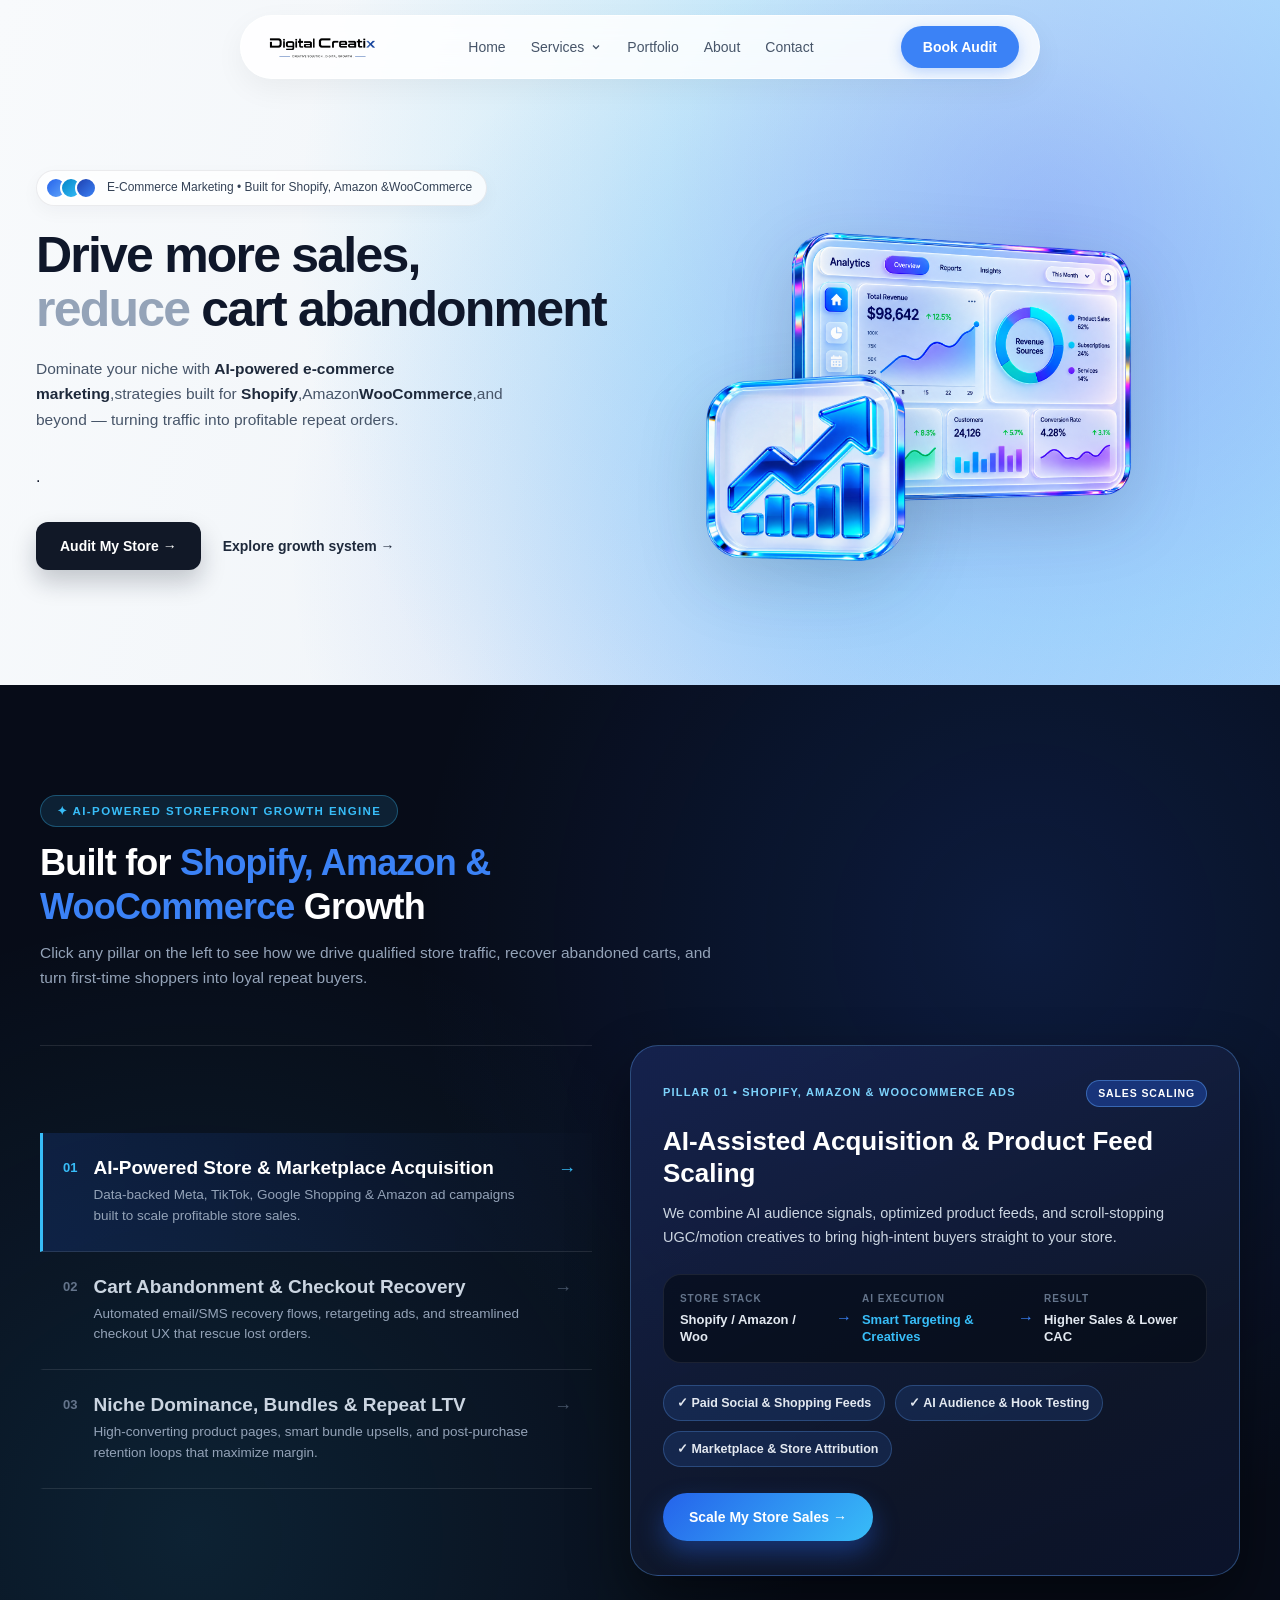
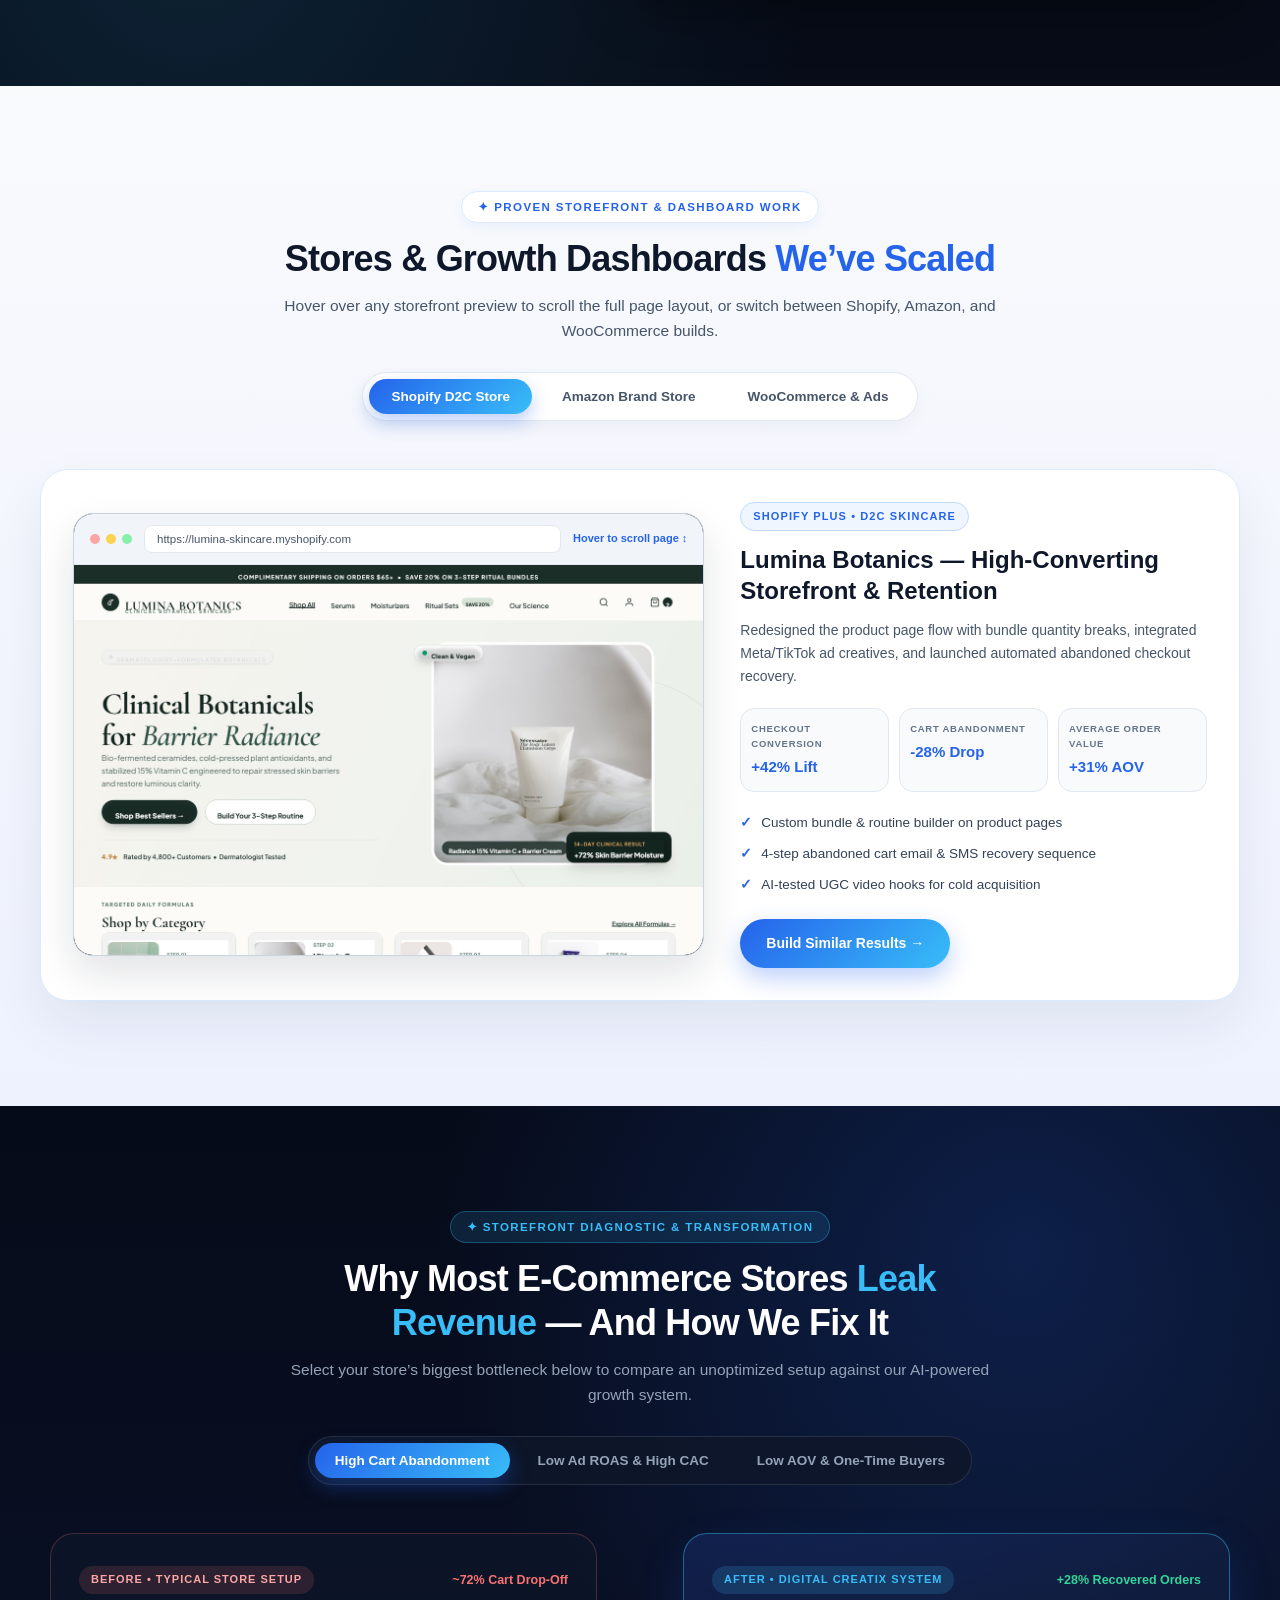
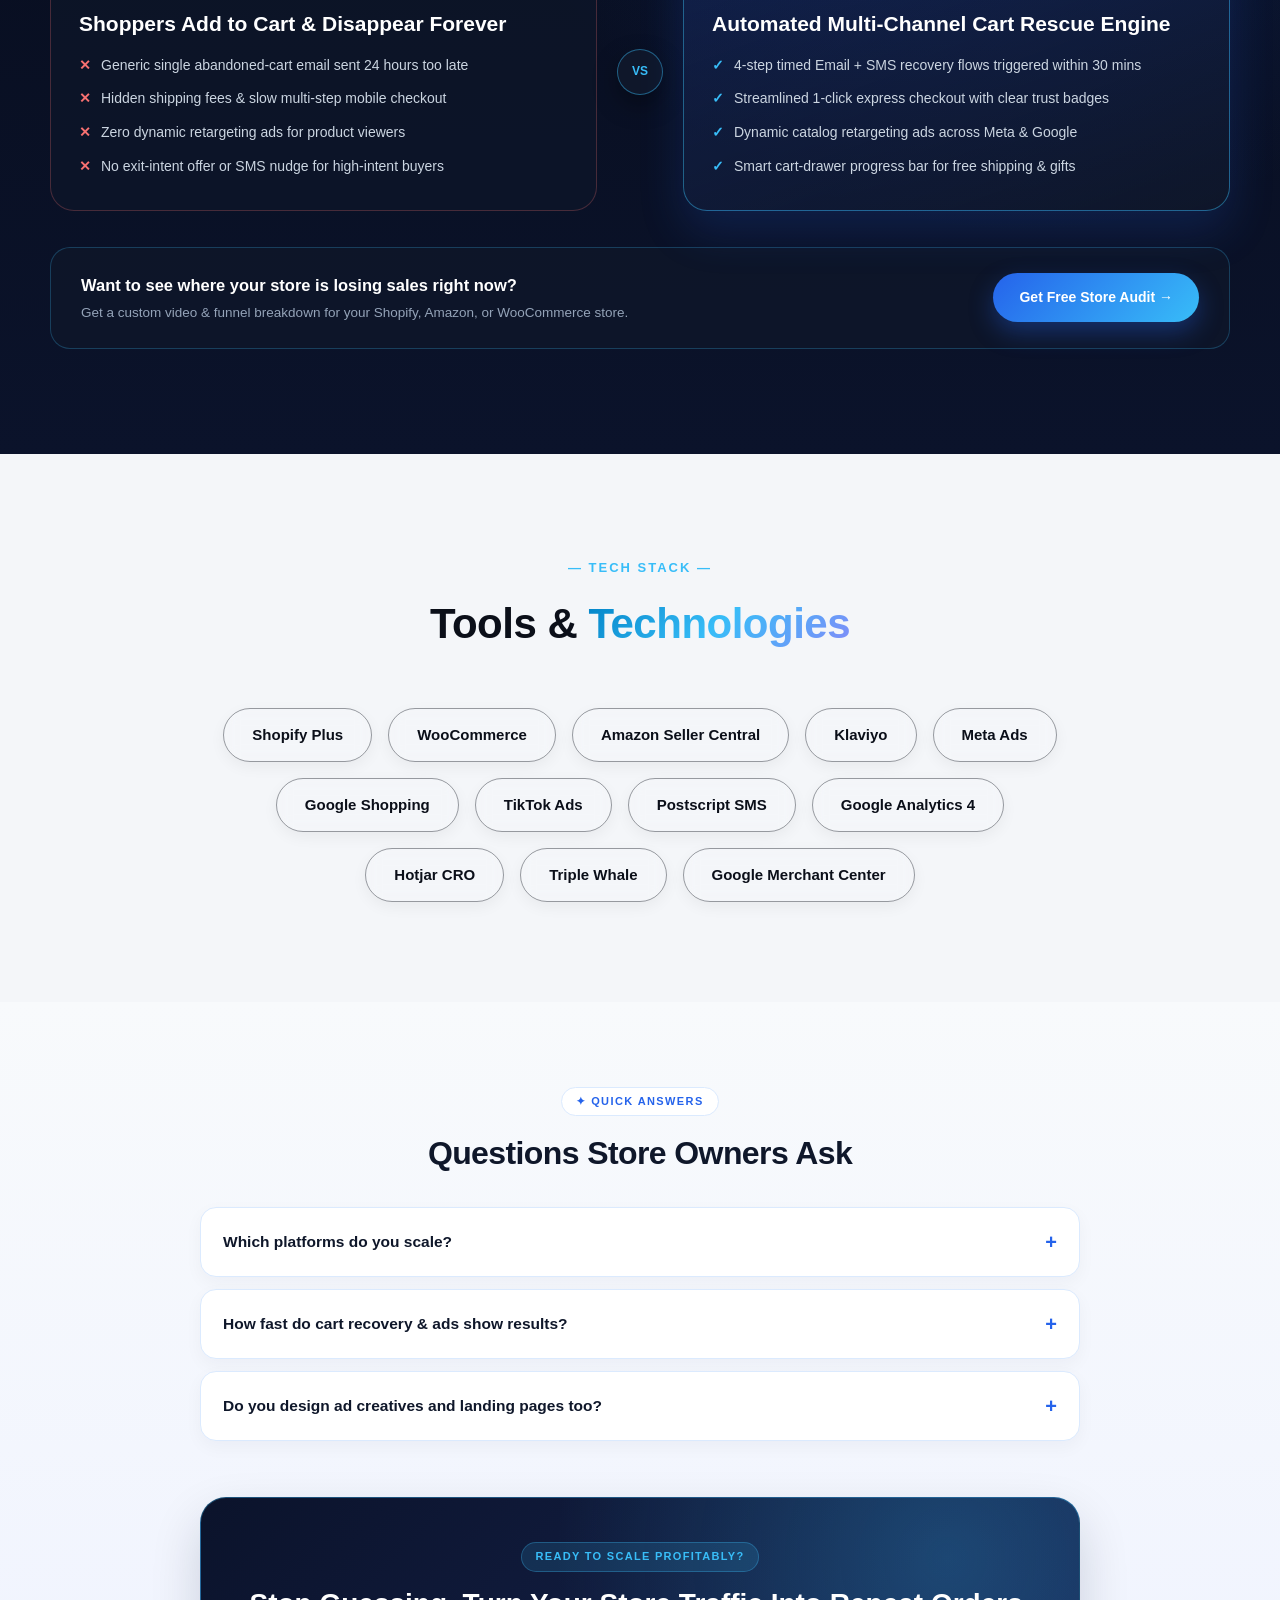
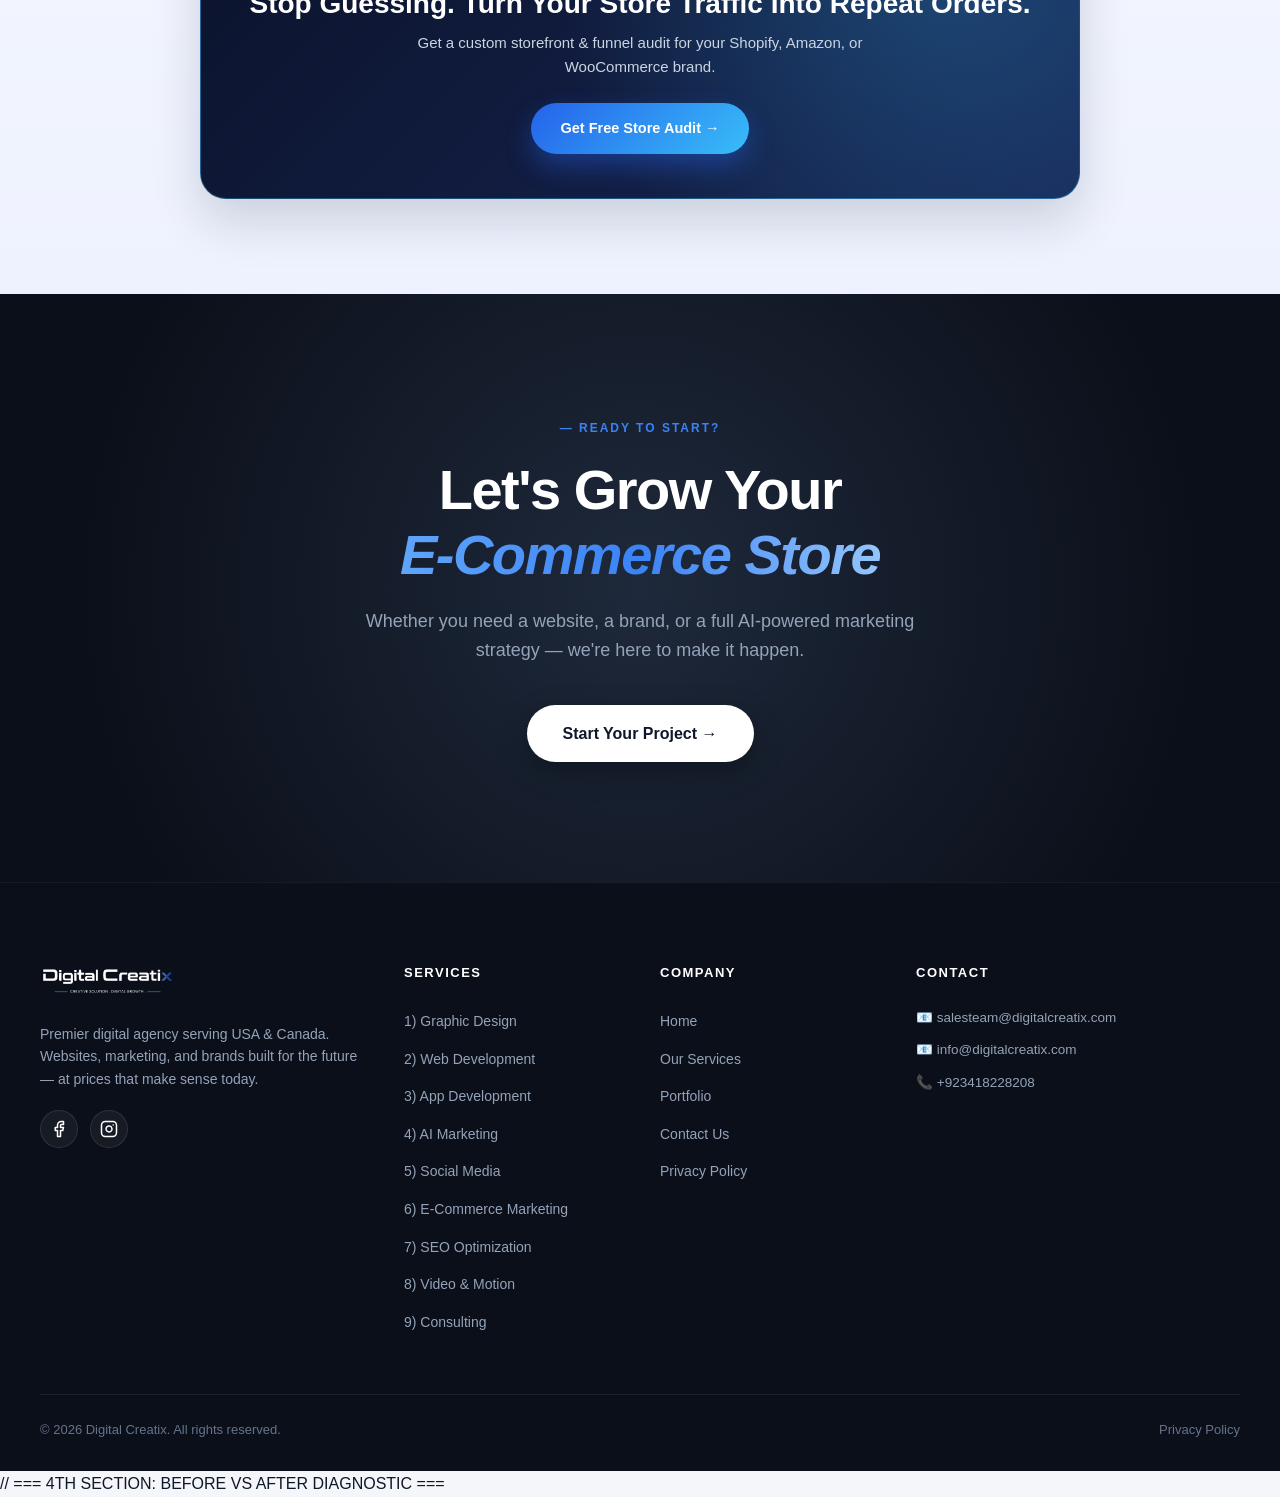
<file: ecommerce.html>
<!DOCTYPE html>
<html lang="en">
<head>
    <meta charset="UTF-8">
    <meta name="viewport" content="width=device-width, initial-scale=1.0">
    <title>Digital Creatix | Creative Solution. Real Growth.</title>
    <link rel="stylesheet" href="style.css">
    <link rel="icon" type="image/png" href="Webicontop.png">
</head>
<body>
<!-- Floating Pill Navigation Bar -->
<div class="nav-container">
    <nav>
        <!-- Logo Image -->
        <a href="index.html" class="logo">
            <img src="Webnavlogo.png" alt="Digital Creatix Logo" class="nav-logo-img">
        </a>

        <ul class="nav-links">
            <li><a href="index.html">Home</a></li>
            
            <!-- Dropdown inside Services -->
            <li class="nav-dropdown-wrapper" id="servicesDropdown">
                <a href="#" class="services-toggle-btn" id="servicesToggle">
                    Services 
                    <svg width="12" height="12" viewBox="0 0 24 24" fill="none" stroke="currentColor" stroke-width="2.5"><path d="M6 9l6 6 6-6"/></svg>
                </a>

                <!-- Dropdown Menu Box -->
                <div class="dropdown-menu-box" id="dropdownBox">
                    
                    <!-- 1st Item: All Services (Default Dark / Black bg with Blue Hover) -->
                    <a href="services.html" class="dropdown-item all-services-item">
                        <span class="dropdown-icon">✨</span>
                        <span>All Services</span>
                    </a>

                    <div class="dropdown-divider"></div>

                    <!-- Individual Services List -->
                    <a href="webdevelopment.html" class="dropdown-item">
                        <span class="dropdown-icon">💻</span>
                        <span>Web Development</span>
                    </a>

                    <a href="appdevelopmentservice.html" class="dropdown-item">
                        <span class="dropdown-icon">📱</span>
                        <span>App Development</span>
                    </a>

                    <a href="graphicdesignservice.html" class="dropdown-item">
                        <span class="dropdown-icon">🎨</span>
                        <span>Graphic Design</span>
                    </a>

                    <a href="seo.html" class="dropdown-item">
                        <span class="dropdown-icon">📈</span>
                        <span>SEO & Growth</span>
                    </a>

                    <a href="aimarketingservices.html" class="dropdown-item">
                        <span class="dropdown-icon">🤖</span>
                        <span>AI Marketing</span>
                    </a>

                    <a href="videomotionservices.html" class="dropdown-item">
                        <span class="dropdown-icon">🎬</span>
                        <span>Video & Motion</span>
                    </a>

                    <a href="smmpservices.html" class="dropdown-item">
                        <span class="dropdown-icon">📢</span>
                        <span>Social Media Marketing</span>
                    </a>

                    <a href="ecommerce.html" class="dropdown-item">
                        <span class="dropdown-icon">🛒</span>
                        <span>E-Commerce</span>
                    </a>

                </div>
            </li>

            <li><a href="portfolio.html">Portfolio</a></li>
            <li><a href="about.html">About</a></li>
            <li><a href="contact.html">Contact</a></li>
        </ul>

        <a href="contact.html" class="audit-btn">Book Audit</a>
    

    <!-- Mobile Hamburger Button (Sirf mobile screen par dikhega) -->
            <button class="mobile-menu-btn" id="menuBtn" aria-label="Toggle Menu">
                <span></span>
                <span></span>
                <span></span>
            </button>
        </nav>
    </div>

    <!-- Mobile Slide-out Sidebar Overlay -->
    <div class="sidebar-overlay" id="sidebarOverlay"></div>

    <!-- Mobile Slide-out Sidebar -->
    <div class="mobile-sidebar" id="mobileSidebar">
        <div class="sidebar-header">
            <span class="sidebar-title">— MENU</span>
            <button class="close-sidebar-btn" id="closeBtn">&times;</button>
        </div>

        <div class="sidebar-content-scroll">
            <!-- Navigation Links -->
            <div class="sidebar-nav-links">
                <a href="index.html">🏠 Home</a>
                
                <!-- Services Dropdown -->
                <div class="sidebar-dropdown-wrapper">
                    <button class="dropdown-toggle-btn" id="servicesDropdownBtn">
                        <span>⚙️ Services ▾</span>
                    </button>
                    <div class="dropdown-menu-list" id="servicesSubMenu">
                        <a href="graphic-design.html">1) 🎨 Graphic Design</a>
                        <a href="web-development.html">2) 💻 Website Dev / Design</a>
                        <a href="app-development.html">3) 📱 App Development</a>
                        <a href="social-media.html">4) 📢 Social Media Marketing</a>
                        <a href="ecommerce.html">5) 🛒 E-Commerce Marketing</a>
                        <a href="seo.html">6) 📈 SEO Optimization</a>
                        <a href="video-animation.html">7) 🎥 Video & Motion</a>
                        <a href="consulting.html">8) 💼 Strategic Consulting</a>
                    </div>
                </div>

                <a href="portfolio.html">🎨 Portfolio</a>
                <a href="privacy.html">🔒 Privacy Policy</a>
            </div>

            <!-- Contact Us Section -->
            <div class="sidebar-contact-section">
                <span class="sidebar-subtitle">— CONTACT US</span>
                <form class="sidebar-form" onsubmit="event.preventDefault(); alert('Message sent successfully!');">
                    <input type="text" placeholder="Your Name" required>
                    <input type="email" placeholder="Email Address" required>
                    <textarea placeholder="Tell us about your project..." rows="3" required></textarea>
                    
                    <label class="sidebar-checkbox-label">
                        <input type="checkbox" required>
                        <span>I agree to the <a href="privacy.html" target="_blank">Privacy Policy</a></span>
                    </label>

                    <button type="submit" class="sidebar-send-btn">Send Message →</button>
                </form>
            </div>

            <!-- Find Us / Footer Info -->
            <div class="sidebar-find-us">
                <span class="sidebar-subtitle">— FIND US</span>
                <p>📧 salesteam@digitalcreatix.com</p>
                <p>📧 info@digitalcreatix.com</p>
                <p>📞 +923418228208</p>
            </div>
        </div>
    </div><!-- === E-COMMERCE MARKETING - REFERENCE STYLE HERO (BLUE GRADIENT + TRANSPARENT PNG SLOTS) === -->
<section class="ec-ref-hero" id="ecomHeroSection">
    <div class="ec-ref-container">
        <!-- Left Content Column -->
        <div class="ec-ref-left">
            <div class="ec-ref-proof-pill">
                <span class="ec-ref-avatars" aria-hidden="true">
                    <span></span><span></span><span></span>
                </span>
                <span>E-Commerce Marketing • Built for Shopify, Amazon &amp;WooCommerce</span>
            </div>

            <h1>
              Drive more sales,<br>
                <span class="ec-ref-muted">reduce</span> cart abandonment
            </h1>

            <p>
                Dominate your niche with <strong>AI-powered e-commerce marketing</strong>,strategies built for <strong>Shopify</strong>,Amazon<strong>WooCommerce</strong>,and beyond — turning traffic into profitable repeat orders.
            </p></strong>.
            </p>

            <div class="ec-ref-actions">
                <a href="contact.html?service=ecommerce-marketing" class="ec-ref-btn-dark">Audit My Store →</a>
                <a href="#ecomBentoSection" class="ec-ref-btn-link">Explore growth system →</a>
            </div>
        </div>

        <!-- Right Transparent PNG Illustration Stage (No Card / No Box Behind PNGs) -->
        <div class="ec-ref-right" aria-label="E-commerce visual elements">
            <!-- Top / Main Transparent PNG Slot -->
            <div class="ec-png-slot ec-png-main">
                <img src="FuturisticGlassAnalyticsDashboard.png" alt="E-commerce growth visual">
            </div>

            <!-- Bottom / Secondary Transparent PNG Slot -->
            <div class="ec-png-slot ec-png-secondary">
                <img src="GlossyBlueAnalyticsGrowthIcon.png" alt="Store conversion visual">
            </div>
        </div>
    </div>
</section><!-- === E-COMMERCE MARKETING - INTERACTIVE SPLIT SHOWCASE (ALIGNED WITH HERO) === -->
<section class="ec-split-showcase" id="ecomBentoSection">
    <div class="ec-split-container">
        <!-- Top Header -->
        <div class="ec-split-header">
            <span class="ec-split-pill">✦ AI-POWERED STOREFRONT GROWTH ENGINE</span>
            <h2>Built for <span class="ec-split-blue">Shopify, Amazon &amp; WooCommerce</span> Growth</h2>
            <p>Click any pillar on the left to see how we drive qualified store traffic, recover abandoned carts, and turn first-time shoppers into loyal repeat buyers.</p>
        </div>

        <!-- Split Interactive Layout -->
        <div class="ec-split-body">
            <!-- Left: Clean Interactive Rows -->
            <div class="ec-lever-list" role="tablist">
                <button type="button" class="ec-lever-row active" data-lever="acquire">
                    <div class="ec-lever-num">01</div>
                    <div class="ec-lever-copy">
                        <h3>AI-Powered Store &amp; Marketplace Acquisition</h3>
                        <p>Data-backed Meta, TikTok, Google Shopping &amp; Amazon ad campaigns built to scale profitable store sales.</p>
                    </div>
                    <span class="ec-lever-arrow">→</span>
                </button>

                <button type="button" class="ec-lever-row" data-lever="abandonment">
                    <div class="ec-lever-num">02</div>
                    <div class="ec-lever-copy">
                        <h3>Cart Abandonment &amp; Checkout Recovery</h3>
                        <p>Automated email/SMS recovery flows, retargeting ads, and streamlined checkout UX that rescue lost orders.</p>
                    </div>
                    <span class="ec-lever-arrow">→</span>
                </button>

                <button type="button" class="ec-lever-row" data-lever="dominate">
                    <div class="ec-lever-num">03</div>
                    <div class="ec-lever-copy">
                        <h3>Niche Dominance, Bundles &amp; Repeat LTV</h3>
                        <p>High-converting product pages, smart bundle upsells, and post-purchase retention loops that maximize margin.</p>
                    </div>
                    <span class="ec-lever-arrow">→</span>
                </button>
            </div>

            <!-- Right: Single Dynamic Live Stage -->
            <div class="ec-stage-viewer" id="ecStageViewer">
                <div class="ec-sv-top">
                    <span class="ec-sv-tag" id="ecSvTag">PILLAR 01 • SHOPIFY, AMAZON &amp; WOOCOMMERCE ADS</span>
                    <span class="ec-sv-status" id="ecSvStatus">SALES SCALING</span>
                </div>

                <h3 id="ecSvTitle">AI-Assisted Acquisition &amp; Product Feed Scaling</h3>
                <p id="ecSvDesc">We combine AI audience signals, optimized product feeds, and scroll-stopping UGC/motion creatives to bring high-intent buyers straight to your store.</p>

                <!-- Visual Funnel Strip Inside Stage -->
                <div class="ec-sv-pipeline">
                    <div class="ec-pipe-step">
                        <small>STORE STACK</small>
                        <strong id="ecPipe1">Shopify / Amazon / Woo</strong>
                    </div>
                    <div class="ec-pipe-arrow">→</div>
                    <div class="ec-pipe-step is-highlight">
                        <small>AI EXECUTION</small>
                        <strong id="ecPipe2">Smart Targeting &amp; Creatives</strong>
                    </div>
                    <div class="ec-pipe-arrow">→</div>
                    <div class="ec-pipe-step">
                        <small>RESULT</small>
                        <strong id="ecPipe3">Higher Sales &amp; Lower CAC</strong>
                    </div>
                </div>

                <!-- Key Deliverables Bar -->
                <div class="ec-sv-deliverables" id="ecSvDeliverables">
                    <span>✓ Paid Social &amp; Shopping Feeds</span>
                    <span>✓ AI Audience &amp; Hook Testing</span>
                    <span>✓ Marketplace &amp; Store Attribution</span>
                </div>

                <div class="ec-sv-footer">
                    <a href="contact.html?service=ecommerce-marketing&pillar=acquire" class="ec-sv-cta" id="ecSvCta">Scale My Store Sales →</a>
                </div>
            </div>
        </div>
    </div>
</section>
    <!-- === E-COMMERCE MARKETING - INTERACTIVE STORE SHOWCASE (BROWSER MOCKUP) === -->
<section class="ec-work-section" id="ecomWorkSection">
    <div class="ec-work-container">
        <!-- Header + Platform Filter -->
        <div class="ec-work-header">
            <span class="ec-work-pill">✦ PROVEN STOREFRONT &amp; DASHBOARD WORK</span>
            <h2>Stores &amp; Growth Dashboards <span class="ec-work-blue">We’ve Scaled</span></h2>
            <p>Hover over any storefront preview to scroll the full page layout, or switch between Shopify, Amazon, and WooCommerce builds.</p>

            <!-- Platform Tabs -->
            <div class="ec-work-tabs" role="tablist">
                <button type="button" class="ec-work-tab active" data-work="shopify">Shopify D2C Store</button>
                <button type="button" class="ec-work-tab" data-work="amazon">Amazon Brand Store</button>
                <button type="button" class="ec-work-tab" data-work="woo">WooCommerce &amp; Ads</button>
            </div>
        </div>

        <!-- Main Showcase Frame -->
        <div class="ec-work-stage" id="ecWorkStage">
            <!-- Left: Interactive Browser Window (Hover to Auto-Scroll Full Screenshot) -->
            <div class="ec-browser-frame">
                <div class="ec-browser-bar">
                    <div class="ec-browser-dots">
                        <span></span><span></span><span></span>
                    </div>
                    <div class="ec-browser-url" id="ecWorkUrl">https://lumina-skincare.myshopify.com</div>
                    <span class="ec-browser-hint">Hover to scroll page ↕</span>
                </div>
                <div class="ec-browser-viewport">
                    <img src="luminabotanics1280x2000.jpg" alt="E-commerce Storefront Preview" id="ecWorkImg">
                </div>
            </div>

            <!-- Right: Case Breakdown & Metrics -->
            <div class="ec-work-details">
                <span class="ec-wd-badge" id="ecWorkBadge">SHOPIFY PLUS • D2C SKINCARE</span>
                <h3 id="ecWorkTitle">Lumina Botanics — High-Converting Storefront &amp; Retention</h3>
                <p id="ecWorkDesc">Redesigned the product page flow with bundle quantity breaks, integrated Meta/TikTok ad creatives, and launched automated abandoned checkout recovery.</p>

                <div class="ec-wd-stats">
                    <div class="ec-wd-stat">
                        <small>CHECKOUT CONVERSION</small>
                        <strong id="ecWorkStat1">+42% Lift</strong>
                    </div>
                    <div class="ec-wd-stat">
                        <small>CART ABANDONMENT</small>
                        <strong id="ecWorkStat2">-28% Drop</strong>
                    </div>
                    <div class="ec-wd-stat">
                        <small>AVERAGE ORDER VALUE</small>
                        <strong id="ecWorkStat3">+31% AOV</strong>
                    </div>
                </div>

                <ul class="ec-wd-list" id="ecWorkList">
                    <li><span>✓</span> Custom bundle &amp; routine builder on product pages</li>
                    <li><span>✓</span> 4-step abandoned cart email &amp; SMS recovery sequence</li>
                    <li><span>✓</span> AI-tested UGC video hooks for cold acquisition</li>
                </ul>

                <div class="ec-wd-actions">
                    <a href="contact.html?service=ecommerce-marketing&ref=store-showcase" class="ec-wd-btn">Build Similar Results →</a>
                </div>
            </div>
        </div>
    </div>
</section>
    <!-- === E-COMMERCE MARKETING - 4TH SECTION: BEFORE VS AFTER STORE DIAGNOSTIC === -->
<section class="ec-audit-section" id="ecomAuditSection">
    <div class="ec-audit-container">
        <!-- Header -->
        <div class="ec-audit-header">
            <span class="ec-audit-pill">✦ STOREFRONT DIAGNOSTIC &amp; TRANSFORMATION</span>
            <h2>Why Most E-Commerce Stores <span class="ec-audit-cyan">Leak Revenue</span> — And How We Fix It</h2>
            <p>Select your store’s biggest bottleneck below to compare an unoptimized setup against our AI-powered growth system.</p>

            <!-- Bottleneck Filter Pills -->
            <div class="ec-audit-filters" role="tablist">
                <button type="button" class="ec-audit-btn active" data-audit="cart">High Cart Abandonment</button>
                <button type="button" class="ec-audit-btn" data-audit="ads">Low Ad ROAS &amp; High CAC</button>
                <button type="button" class="ec-audit-btn" data-audit="aov">Low AOV &amp; One-Time Buyers</button>
            </div>
        </div>

        <!-- Comparison Stage -->
        <div class="ec-audit-grid" id="ecAuditGrid">
            <!-- Left: Before (Leaking Revenue) -->
            <div class="ec-audit-card is-before">
                <div class="ec-ac-top">
                    <span class="ec-ac-tag">BEFORE • TYPICAL STORE SETUP</span>
                    <span class="ec-ac-metric" id="ecBeforeMetric">~72% Cart Drop-Off</span>
                </div>
                <h3 id="ecBeforeTitle">Shoppers Add to Cart &amp; Disappear Forever</h3>
                <ul class="ec-ac-list" id="ecBeforeList">
                    <li><span>✕</span> Generic single abandoned-cart email sent 24 hours too late</li>
                    <li><span>✕</span> Hidden shipping fees &amp; slow multi-step mobile checkout</li>
                    <li><span>✕</span> Zero dynamic retargeting ads for product viewers</li>
                    <li><span>✕</span> No exit-intent offer or SMS nudge for high-intent buyers</li>
                </ul>
            </div>

            <!-- Center Divider Badge -->
            <div class="ec-audit-vs" aria-hidden="true">VS</div>

            <!-- Right: After (Digital Creatix System) -->
            <div class="ec-audit-card is-after">
                <div class="ec-ac-top">
                    <span class="ec-ac-tag">AFTER • DIGITAL CREATIX SYSTEM</span>
                    <span class="ec-ac-metric" id="ecAfterMetric">+28% Recovered Orders</span>
                </div>
                <h3 id="ecAfterTitle">Automated Multi-Channel Cart Rescue Engine</h3>
                <ul class="ec-ac-list" id="ecAfterList">
                    <li><span>✓</span> 4-step timed Email + SMS recovery flows triggered within 30 mins</li>
                    <li><span>✓</span> Streamlined 1-click express checkout with clear trust badges</li>
                    <li><span>✓</span> Dynamic catalog retargeting ads across Meta &amp; Google</li>
                    <li><span>✓</span> Smart cart-drawer progress bar for free shipping &amp; gifts</li>
                </ul>
            </div>
        </div>

        <!-- Bottom Action Strip -->
        <div class="ec-audit-cta-bar">
            <div class="ec-acb-text">
                <strong>Want to see where your store is losing sales right now?</strong>
                <span>Get a custom video &amp; funnel breakdown for your Shopify, Amazon, or WooCommerce store.</span>
            </div>
            <a href="contact.html?service=ecommerce-marketing&ref=store-diagnostic" class="ec-acb-btn">Get Free Store Audit →</a>
        </div>
    </div>
</section>   <!-- Tech Stack Floating Section -->
<section class="tech-stack-section">
    <div class="tech-stack-container">
        
        <!-- Section Header -->
        <div class="tech-stack-header">
            <span class="tech-tag">— TECH STACK —</span>
            <h2>Tools & <span class="gradient-tech-text">Technologies</span></h2>
        </div>

        <!-- Floating Pills Grid / Cloud -->
        <div class="tech-pills-wrapper">
            <div class="tech-pill float-item-1">Shopify Plus</div>
            <div class="tech-pill float-item-2">WooCommerce</div>
            <div class="tech-pill float-item-3">Amazon Seller Central</div>
            <div class="tech-pill float-item-4">Klaviyo</div>
            <div class="tech-pill float-item-5">Meta Ads</div>
            <div class="tech-pill float-item-6">Google Shopping</div>
            <div class="tech-pill float-item-7">TikTok Ads</div>
            <div class="tech-pill float-item-8">Postscript SMS</div>
            <div class="tech-pill float-item-9">Google Analytics 4</div>
            <div class="tech-pill float-item-10">Hotjar CRO</div>
            <div class="tech-pill float-item-11">Triple Whale</div>
            <div class="tech-pill float-item-12">Google Merchant Center</div>
        </div>
    </div>
</section>
    <!-- === E-COMMERCE MARKETING - COMPACT FINAL CTA & MINI FAQ === -->
<section class="ec-final-section" id="ecomFinalSection">
    <div class="ec-final-container">
        <!-- Mini FAQ (Only 3 Essential Questions) -->
        <div class="ec-mini-faq">
            <span class="ec-final-pill">✦ QUICK ANSWERS</span>
            <h2>Questions Store Owners Ask</h2>

            <div class="ec-mfaq-list">
                <details class="ec-mfaq-item">
                    <summary>Which platforms do you scale?</summary>
                    <p><strong>Shopify &amp; Shopify Plus</strong>, <strong>Amazon Brand Stores</strong>, and <strong>WooCommerce</strong> — aligning storefronts, paid ads, and email/SMS recovery.</p>
                </details>

                <details class="ec-mfaq-item">
                    <summary>How fast do cart recovery &amp; ads show results?</summary>
                    <p>Abandoned cart email/SMS flows start recovering orders within <strong>14–21 days</strong>, while AI-tested ad campaigns scale winning creatives over Weeks 2–4.</p>
                </details>

                <details class="ec-mfaq-item">
                    <summary>Do you design ad creatives and landing pages too?</summary>
                    <p>Yes — our in-house UI/UX and motion team builds UGC hooks, bundle graphics, and high-converting product pages under one roof.</p>
                </details>
            </div>
        </div>

        <!-- Clean Single Closing CTA Box -->
        <div class="ec-final-cta-box">
            <span class="ec-fcb-badge">READY TO SCALE PROFITABLY?</span>
            <h3>Stop Guessing. Turn Your Store Traffic Into Repeat Orders.</h3>
            <p>Get a custom storefront &amp; funnel audit for your Shopify, Amazon, or WooCommerce brand.</p>
            <div class="ec-fcb-actions">
                <a href="contact.html?service=ecommerce-marketing" class="ec-fcb-btn">Get Free Store Audit →</a>
            </div>
        </div>
    </div>
</section>
    <!-- Dark CTA Section (Let's Build Something Amazing Together) -->
<section class="cta-dark-section">
    <div class="cta-dark-content">
        <span class="cta-badge">— READY TO START?</span>
        <h2>Let's Grow Your <br><span class="cta-italic-gradient">E-Commerce Store</span></h2>
        <p>Whether you need a website, a brand, or a full AI-powered marketing strategy — we're here to make it happen.</p>
        <a href="contact.html" class="cta-white-btn">Start Your Project →</a>
    </div>
</section>

<!-- Footer Section -->
<footer class="footer-section">
    <div class="footer-container">
        <!-- Column 1: Logo & Bio (Left Aligned) -->
        <div class="footer-col footer-brand-col">
            <a href="index.html" class="footer-logo">
                <!-- Yahan aap apna white logo add kar sakte hain -->
                <img src="Navbarlogo.png" alt="Digital Creatix Logo" class="footer-logo-img">
            </a>
            <p class="footer-bio">Premier digital agency serving USA & Canada. Websites, marketing, and brands built for the future — at prices that make sense today.</p>
            <div class="footer-socials">
                <a href="#" aria-label="Facebook"><svg width="18" height="18" viewBox="0 0 24 24" fill="none" stroke="currentColor" stroke-width="2" stroke-linecap="round" stroke-linejoin="round"><path d="M18 2h-3a5 5 0 0 0-5 5v3H7v4h3v8h4v-8h3l1-4h-4V7a1 1 0 0 1 1-1h3z"></path></svg></a>
                <a href="#" aria-label="Instagram"><svg width="18" height="18" viewBox="0 0 24 24" fill="none" stroke="currentColor" stroke-width="2" stroke-linecap="round" stroke-linejoin="round"><rect x="2" y="2" width="20" height="20" rx="5" ry="5"></rect><path d="M16 11.37A4 4 0 1 1 12.63 8 4 4 0 0 1 16 11.37z"></path><line x1="17.5" y1="6.5" x2="17.51" y2="6.5"></line></svg></a>
            </div>
        </div>

        <!-- Column 2: Services Links -->
        <div class="footer-col">
            <h3>SERVICES</h3>
            <ul class="footer-links">
                <li><a href="graphicdesign.html">1) Graphic Design</a></li>
                <li><a href="webdevelopment.html">2) Web Development</a></li>
                <li><a href="appdevelopment.html">3) App Development</a></li>
                <li><a href="AImarketing.html">4) AI Marketing</a></li>
                <li><a href="social-media.html">5) Social Media</a></li>
                <li><a href="ecommerce.html">6) E-Commerce Marketing</a></li>
                <li><a href="seo.html">7) SEO Optimization</a></li>
                <li><a href="video-animation.html">8) Video & Motion</a></li>
                <li><a href="services.html">9) Consulting</a></li>
            </ul>
        </div>

        <!-- Column 3: Company Links -->
        <div class="footer-col">
            <h3>COMPANY</h3>
            <ul class="footer-links">
                <li><a href="index.html">Home</a></li>
                <li><a href="about.html">Our Services</a></li>
                <li><a href="portfolio.html">Portfolio</a></li>
                <li><a href="contact.html">Contact Us</a></li>
                <li><a href="privacy.html">Privacy Policy</a></li>
            </ul>
        </div>

        <!-- Column 4: Contact Info -->
        <div class="footer-col">
            <h3>CONTACT</h3>
            <ul class="footer-contact-list">
                <li>📧 salesteam@digitalcreatix.com</li>
                <li>📧 info@digitalcreatix.com</li>
                <li>📞 +923418228208</li>
            </ul>
        </div>
    </div>

    <!-- Footer Bottom Strip (Aligned with Logo Left) -->
    <div class="footer-bottom">
        <p>© 2026 Digital Creatix. All rights reserved.</p>
        <a href="privacy.html">Privacy Policy</a>
    </div>
</footer>
    

    <!-- Navbar services Dropdown -->
    <script>
    document.addEventListener("DOMContentLoaded", function() {
        const dropdownWrapper = document.getElementById('servicesDropdown');
        const servicesToggle = document.getElementById('servicesToggle');

        // Toggle dropdown on click
        servicesToggle.addEventListener('click', function(e) {
            e.preventDefault();
            dropdownWrapper.classList.toggle('active');
        });

        // Close dropdown when clicking outside
        document.addEventListener('click', function(e) {
            if (!dropdownWrapper.contains(e.target)) {
                dropdownWrapper.classList.remove('active');
            }
        });
    });
</script>
 <!-- Mobile Sidebar & Dropdown JavaScript for Services Page -->
    <script>
        document.addEventListener("DOMContentLoaded", function () {
            // 1. Mobile Sidebar Open / Close Logic
            const menuBtn = document.getElementById('menuBtn');
            const closeBtn = document.getElementById('closeBtn');
            const mobileSidebar = document.getElementById('mobileSidebar');
            const sidebarOverlay = document.getElementById('sidebarOverlay');

            if (menuBtn && mobileSidebar && sidebarOverlay) {
                menuBtn.addEventListener('click', () => {
                    mobileSidebar.classList.add('active');
                    sidebarOverlay.classList.add('active');
                });

                function closeMenu() {
                    mobileSidebar.classList.remove('active');
                    sidebarOverlay.classList.remove('active');
                }

                if (closeBtn) closeBtn.addEventListener('click', closeMenu);
                sidebarOverlay.addEventListener('click', closeMenu);
            }

            // 2. Mobile Services Dropdown Toggle Logic
            const servicesDropdownBtn = document.getElementById('servicesDropdownBtn');
            const servicesSubMenu = document.getElementById('servicesSubMenu');

            if (servicesDropdownBtn && servicesSubMenu) {
                servicesDropdownBtn.addEventListener('click', (e) => {
                    e.preventDefault(); // Page ko upar scroll hone se rokne ke liye
                    servicesSubMenu.classList.toggle('active');
                });
            }
        });
    </script>
    <!-- hero java -->
    <script>
document.addEventListener("DOMContentLoaded", function() {
    const stageTabs = document.querySelectorAll(".ecom-stage-tab");
    const badge = document.getElementById("ecomFunnelBadge");
    const title = document.getElementById("ecomStageTitle");
    const desc = document.getElementById("ecomStageDesc");
    const m1 = document.getElementById("ecomM1");
    const m2 = document.getElementById("ecomM2");
    const nextEl = document.getElementById("ecomStageNext");

    const stages = {
        tofu: {
            badge: "STAGE 01 • ACQUIRE",
            title: "Cold Audience Discovery & Creative Testing",
            desc: "Hook new shoppers in the first 3 seconds with native UGC, problem-solution demos, and structured creative testing.",
            m1: "Thumbstop & CTR",
            m2: "UGC & Ad Angles",
            next: "<strong>Next Step:</strong> Move engaged viewers into objection-crushing retargeting."
        },
        mofu: {
            badge: "STAGE 02 • CONSIDER",
            title: "Social Proof, Offers & Cart Consideration",
            desc: "Address product doubts with comparison visuals, customer proof, bundle offers, and high-intent product page clarity.",
            m1: "Add-to-Cart Rate",
            m2: "Proof & Bundles",
            next: "<strong>Next Step:</strong> Convert high-intent visitors and recover abandoned checkouts."
        },
        bofu: {
            badge: "STAGE 03 • CONVERT & LTV",
            title: "Checkout Conversion & Repeat Retention",
            desc: "Recover abandoned carts via email/SMS & retargeting, and drive repeat orders through post-purchase drops and loyalty loops.",
            m1: "ROAS & Repeat Rate",
            m2: "Flows & AOV Lift",
            next: "<strong>Next Step:</strong> Reinvest profitable margin into winning top-of-funnel winners."
        }
    };

    stageTabs.forEach(tab => {
        tab.addEventListener("click", function() {
            stageTabs.forEach(t => t.classList.remove("active"));
            this.classList.add("active");

            const key = this.getAttribute("data-stage");
            const s = stages[key];
            if (!s) return;

            if (badge) badge.textContent = s.badge;
            if (title) title.textContent = s.title;
            if (desc) desc.textContent = s.desc;
            if (m1) m1.textContent = s.m1;
            if (m2) m2.textContent = s.m2;
            if (nextEl) nextEl.innerHTML = s.next;
        });
    });
});
</script>
    <script>
document.addEventListener("DOMContentLoaded", function() {
    const leverRows = document.querySelectorAll(".ec-lever-row");
    const viewer = document.getElementById("ecStageViewer");
    const svTag = document.getElementById("ecSvTag");
    const svStatus = document.getElementById("ecSvStatus");
    const svTitle = document.getElementById("ecSvTitle");
    const svDesc = document.getElementById("ecSvDesc");
    const pipe1 = document.getElementById("ecPipe1");
    const pipe2 = document.getElementById("ecPipe2");
    const pipe3 = document.getElementById("ecPipe3");
    const deliverables = document.getElementById("ecSvDeliverables");
    const svCta = document.getElementById("ecSvCta");

    const leverData = {
        acquire: {
            tag: "PILLAR 01 • SHOPIFY, AMAZON & WOOCOMMERCE ADS",
            status: "SALES SCALING",
            title: "AI-Assisted Acquisition & Product Feed Scaling",
            desc: "We combine AI audience signals, optimized product feeds, and scroll-stopping UGC/motion creatives to bring high-intent buyers straight to your store.",
            p1: "Shopify / Amazon / Woo",
            p2: "Smart Targeting & Creatives",
            p3: "Higher Sales & Lower CAC",
            pills: [
                "✓ Paid Social & Shopping Feeds",
                "✓ AI Audience & Hook Testing",
                "✓ Marketplace & Store Attribution"
            ],
            ctaText: "Scale My Store Sales →",
            ctaHref: "contact.html?service=ecommerce-marketing&pillar=acquire"
        },
        abandonment: {
            tag: "PILLAR 02 • CHECKOUT & CART RECOVERY",
            status: "RECOVER LOST REVENUE",
            title: "Automated Cart Abandonment & Checkout Rescue",
            desc: "Stop losing ready-to-buy shoppers at checkout. We deploy timed email/SMS triggers, dynamic retargeting ads, and frictionless cart UX to recover abandoned orders.",
            p1: "Abandoned Cart Signal",
            p2: "Email, SMS & Dynamic Ads",
            p3: "Recovered Orders & Lift",
            pills: [
                "✓ Multi-Step Cart Recovery Flows",
                "✓ Browse & Checkout Retargeting",
                "✓ Friction-Free Mobile Checkout"
            ],
            ctaText: "Reduce Cart Abandonment →",
            ctaHref: "contact.html?service=ecommerce-marketing&pillar=abandonment"
        },
        dominate: {
            tag: "PILLAR 03 • NICHE DOMINANCE & REPEAT LTV",
            status: "MARGIN & RETENTION",
            title: "Product Page CRO, Bundles & Repeat Customer Loops",
            desc: "Dominate your category with high-converting product pages, smart AOV bundle offers, and post-purchase retention campaigns that turn buyers into repeat fans.",
            p1: "High-Intent Product Page",
            p2: "Bundles, Proof & Retention",
            p3: "Higher AOV & Repeat LTV",
            pills: [
                "✓ Bundle & Quantity Upsell Offers",
                "✓ High-Converting PDP Optimization",
                "✓ Post-Purchase VIP & Winback Flows"
            ],
            ctaText: "Dominate My Niche →",
            ctaHref: "contact.html?service=ecommerce-marketing&pillar=dominate"
        }
    };

    leverRows.forEach(row => {
        row.addEventListener("click", function() {
            leverRows.forEach(r => r.classList.remove("active"));
            this.classList.add("active");

            const key = this.getAttribute("data-lever");
            const d = leverData[key];
            if (!d || !viewer) return;

            viewer.classList.add("is-updating");
            setTimeout(() => {
                if (svTag) svTag.textContent = d.tag;
                if (svStatus) svStatus.textContent = d.status;
                if (svTitle) svTitle.textContent = d.title;
                if (svDesc) svDesc.textContent = d.desc;
                if (pipe1) pipe1.textContent = d.p1;
                if (pipe2) pipe2.textContent = d.p2;
                if (pipe3) pipe3.textContent = d.p3;
                if (deliverables) {
                    deliverables.innerHTML = d.pills.map(p => `<span>${p}</span>`).join("");
                }
                if (svCta) {
                    svCta.textContent = d.ctaText;
                    svCta.setAttribute("href", d.ctaHref);
                }
                viewer.classList.remove("is-updating");
            }, 150);
        });
    });
});
</script>
    <script>
document.addEventListener("DOMContentLoaded", function() {
    const leverRows = document.querySelectorAll(".ec-lever-row");
    const viewer = document.getElementById("ecStageViewer");
    const svTag = document.getElementById("ecSvTag");
    const svStatus = document.getElementById("ecSvStatus");
    const svTitle = document.getElementById("ecSvTitle");
    const svDesc = document.getElementById("ecSvDesc");
    const pipe1 = document.getElementById("ecPipe1");
    const pipe2 = document.getElementById("ecPipe2");
    const pipe3 = document.getElementById("ecPipe3");
    const deliverables = document.getElementById("ecSvDeliverables");
    const svCta = document.getElementById("ecSvCta");

    const leverData = {
        acquire: {
            tag: "PILLAR 01 • SHOPIFY, AMAZON & WOOCOMMERCE ADS",
            status: "SALES SCALING",
            title: "AI-Assisted Acquisition & Product Feed Scaling",
            desc: "We combine AI audience signals, optimized product feeds, and scroll-stopping UGC/motion creatives to bring high-intent buyers straight to your store.",
            p1: "Shopify / Amazon / Woo",
            p2: "Smart Targeting & Creatives",
            p3: "Higher Sales & Lower CAC",
            pills: [
                "✓ Paid Social & Shopping Feeds",
                "✓ AI Audience & Hook Testing",
                "✓ Marketplace & Store Attribution"
            ],
            ctaText: "Scale My Store Sales →",
            ctaHref: "contact.html?service=ecommerce-marketing&pillar=acquire"
        },
        abandonment: {
            tag: "PILLAR 02 • CHECKOUT & CART RECOVERY",
            status: "RECOVER LOST REVENUE",
            title: "Automated Cart Abandonment & Checkout Rescue",
            desc: "Stop losing ready-to-buy shoppers at checkout. We deploy timed email/SMS triggers, dynamic retargeting ads, and frictionless cart UX to recover abandoned orders.",
            p1: "Abandoned Cart Signal",
            p2: "Email, SMS & Dynamic Ads",
            p3: "Recovered Orders & Lift",
            pills: [
                "✓ Multi-Step Cart Recovery Flows",
                "✓ Browse & Checkout Retargeting",
                "✓ Friction-Free Mobile Checkout"
            ],
            ctaText: "Reduce Cart Abandonment →",
            ctaHref: "contact.html?service=ecommerce-marketing&pillar=abandonment"
        },
        dominate: {
            tag: "PILLAR 03 • NICHE DOMINANCE & REPEAT LTV",
            status: "MARGIN & RETENTION",
            title: "Product Page CRO, Bundles & Repeat Customer Loops",
            desc: "Dominate your category with high-converting product pages, smart AOV bundle offers, and post-purchase retention campaigns that turn buyers into repeat fans.",
            p1: "High-Intent Product Page",
            p2: "Bundles, Proof & Retention",
            p3: "Higher AOV & Repeat LTV",
            pills: [
                "✓ Bundle & Quantity Upsell Offers",
                "✓ High-Converting PDP Optimization",
                "✓ Post-Purchase VIP & Winback Flows"
            ],
            ctaText: "Dominate My Niche →",
            ctaHref: "contact.html?service=ecommerce-marketing&pillar=dominate"
        }
    };

    leverRows.forEach(row => {
        row.addEventListener("click", function() {
            leverRows.forEach(r => r.classList.remove("active"));
            this.classList.add("active");

            const key = this.getAttribute("data-lever");
            const d = leverData[key];
            if (!d || !viewer) return;

            viewer.classList.add("is-updating");
            setTimeout(() => {
                if (svTag) svTag.textContent = d.tag;
                if (svStatus) svStatus.textContent = d.status;
                if (svTitle) svTitle.textContent = d.title;
                if (svDesc) svDesc.textContent = d.desc;
                if (pipe1) pipe1.textContent = d.p1;
                if (pipe2) pipe2.textContent = d.p2;
                if (pipe3) pipe3.textContent = d.p3;
                if (deliverables) {
                    deliverables.innerHTML = d.pills.map(p => `<span>${p}</span>`).join("");
                }
                if (svCta) {
                    svCta.textContent = d.ctaText;
                    svCta.setAttribute("href", d.ctaHref);
                }
                viewer.classList.remove("is-updating");
            }, 150);
        });
    });

    // === 3RD SECTION: STOREFRONT SHOWCASE TABS ===
    const workTabs = document.querySelectorAll(".ec-work-tab");
    const workStage = document.getElementById("ecWorkStage");
    const workUrl = document.getElementById("ecWorkUrl");
    const workImg = document.getElementById("ecWorkImg");
    const workBadge = document.getElementById("ecWorkBadge");
    const workTitle = document.getElementById("ecWorkTitle");
    const workDesc = document.getElementById("ecWorkDesc");
    const stat1 = document.getElementById("ecWorkStat1");
    const stat2 = document.getElementById("ecWorkStat2");
    const stat3 = document.getElementById("ecWorkStat3");
    const workList = document.getElementById("ecWorkList");

    // HTML mein pehle se lagi working Shopify image ka path save kar lein
    const initialShopifyImg = workImg ? workImg.getAttribute("src") : "lumina-botanics-1280x2000.jpg";

    const workData = {
        shopify: {
            url: "https://lumina-botanics.myshopify.com",
            img: initialShopifyImg,
            badge: "SHOPIFY PLUS • D2C SKINCARE",
            title: "Lumina Botanics — High-Converting Storefront & Retention",
            desc: "Redesigned the product page flow with 3-step ritual bundle offers, integrated Meta/TikTok ad creatives, and launched automated abandoned checkout recovery.",
            s1: "+42% Lift",
            s2: "-28% Drop",
            s3: "+31% AOV",
            bullets: [
                "Custom 3-step skincare bundle & routine builder on product pages",
                "4-step abandoned cart email & SMS recovery sequence",
                "AI-tested UGC video hooks for cold acquisition"
            ]
        },
        amazon: {
            url: "https://amazon.com/stores/RiftSupplyOfficial",
            img: "ecomimg2.jpg",
            badge: "AMAZON BRAND STORE • STREETWEAR APPAREL",
            title: "Rift Supply — Drop 04 Storefront & Sponsored Ads Scaling",
            desc: "Built a high-converting Brand Storefront for Drop 04 collections, optimized size/color variation indexing, and scaled Sponsored Brand & Meta lookalike campaigns.",
            s1: "3.9x ROAS",
            s2: "-24% ACOS",
            s3: "+58% Sales",
            bullets: [
                "Custom collection storefront & size/fit variation optimization",
                "AI-assisted search term harvesting & Sponsored Brand ads",
                "Drop-launch retargeting & abandoned cart recovery flows"
            ]
        },
        woo: {
            url: "https://novatech-audio.com/shop",
            img: "ecomimg1.jpg",
            badge: "WOOCOMMERCE • CONSUMER ELECTRONICS",
            title: "NovaTech Audio — Full-Funnel Ads & Checkout Optimization",
            desc: "Streamlined one-page WooCommerce checkout, connected Google Shopping feeds, and deployed retargeting ads that turned window shoppers into buyers.",
            s1: "+37% CVR",
            s2: "-34% Drop",
            s3: "4.1x MER",
            bullets: [
                "Headphone + accessory bundle upsells & one-step mobile checkout",
                "Dynamic Google Shopping & Meta catalog retargeting",
                "Post-purchase cross-sell email automation"
            ]
        }
    };

    // Preload images for instant tab switching
    Object.values(workData).forEach(item => {
        const pre = new Image();
        pre.src = item.img;
    });

    workTabs.forEach(tab => {
        tab.addEventListener("click", function() {
            workTabs.forEach(t => t.classList.remove("active"));
            this.classList.add("active");

            const key = this.getAttribute("data-work");
            const d = workData[key];
            if (!d || !workStage) return;

            workStage.classList.add("is-fading");
            setTimeout(() => {
                if (workUrl) workUrl.textContent = d.url;
                if (workImg) {
                    workImg.style.transition = "none";
                    workImg.style.transform = "translateY(0)";
                    workImg.src = d.img;
                    void workImg.offsetWidth;
                    workImg.style.transition = "";
                    workImg.style.transform = "";
                }
                if (workBadge) workBadge.textContent = d.badge;
                if (workTitle) workTitle.textContent = d.title;
                if (workDesc) workDesc.textContent = d.desc;
                if (stat1) stat1.textContent = d.s1;
                if (stat2) stat2.textContent = d.s2;
                if (stat3) stat3.textContent = d.s3;
                if (workList) {
                    workList.innerHTML = d.bullets.map(b => `<li><span>✓</span> ${b}</li>`).join("");
                }
                workStage.classList.remove("is-fading");
            }, 140);
        });
    });
});
</script>
    // === 4TH SECTION: BEFORE VS AFTER DIAGNOSTIC ===
   <script>
    const auditBtns = document.querySelectorAll(".ec-audit-btn");
    const auditGrid = document.getElementById("ecAuditGrid");
    const beforeMetric = document.getElementById("ecBeforeMetric");
    const beforeTitle = document.getElementById("ecBeforeTitle");
    const beforeList = document.getElementById("ecBeforeList");
    const afterMetric = document.getElementById("ecAfterMetric");
    const afterTitle = document.getElementById("ecAfterTitle");
    const afterList = document.getElementById("ecAfterList");

    const auditData = {
        cart: {
            bMetric: "~72% Cart Drop-Off",
            bTitle: "Shoppers Add to Cart & Disappear Forever",
            bPoints: [
                "Generic single abandoned-cart email sent 24 hours too late",
                "Hidden shipping fees & slow multi-step mobile checkout",
                "Zero dynamic retargeting ads for product viewers",
                "No exit-intent offer or SMS nudge for high-intent buyers"
            ],
            aMetric: "+28% Recovered Orders",
            aTitle: "Automated Multi-Channel Cart Rescue Engine",
            aPoints: [
                "4-step timed Email + SMS recovery flows triggered within 30 mins",
                "Streamlined 1-click express checkout with clear trust badges",
                "Dynamic catalog retargeting ads across Meta & Google",
                "Smart cart-drawer progress bar for free shipping & gifts"
            ]
        },
        ads: {
            bMetric: "1.4x Unprofitable ROAS",
            bTitle: "Random Ad Boosting With Unoptimized Product Feeds",
            bPoints: [
                "Running broad ads without AI audience or hook testing",
                "Sending cold paid traffic to slow, cluttered homepages",
                "Unstructured Google Shopping & Amazon Sponsored bids",
                "Scaling ad spend without tracking net contribution margin"
            ],
            aMetric: "3.8x+ Scalable ROAS",
            aTitle: "AI-Powered Acquisition & Dedicated Funnel Pages",
            aPoints: [
                "Weekly AI creative hook testing with high-converting UGC",
                "Dedicated product landing pages built for cold traffic intent",
                "Feed-optimized Google Shopping, Meta & Amazon campaigns",
                "Profit-first bid scaling tied to real store MER & margin"
            ]
        },
        aov: {
            bMetric: "1.1x Repeat Order Rate",
            bTitle: "Single-Item Orders With Zero Post-Purchase Follow-Up",
            bPoints: [
                "Customers buy one product and never hear from the brand again",
                "No volume bundles, starter kits, or cart cross-sells",
                "Weak product pages lacking social proof or comparison tables",
                "High customer acquisition cost eaten up on the first order"
            ],
            aMetric: "+35% AOV & Repeat LTV",
            aTitle: "Bundle Upsells & Automated Retention Loops",
            aPoints: [
                "Tiered quantity breaks & 'Complete the Routine' bundle builders",
                "One-click post-purchase upsells right after checkout",
                "Automated 30/60/90-day replenishment & VIP winback flows",
                "Higher first-order profit so you can outbid competitors on ads"
            ]
        }
    };

    auditBtns.forEach(btn => {
        btn.addEventListener("click", function() {
            auditBtns.forEach(b => b.classList.remove("active"));
            this.classList.add("active");

            const key = this.getAttribute("data-audit");
            const d = auditData[key];
            if (!d || !auditGrid) return;

            auditGrid.classList.add("is-switching");
            setTimeout(() => {
                if (beforeMetric) beforeMetric.textContent = d.bMetric;
                if (beforeTitle) beforeTitle.textContent = d.bTitle;
                if (beforeList) beforeList.innerHTML = d.bPoints.map(p => `<li><span>✕</span> ${p}</li>`).join("");
                if (afterMetric) afterMetric.textContent = d.aMetric;
                if (afterTitle) afterTitle.textContent = d.aTitle;
                if (afterList) afterList.innerHTML = d.aPoints.map(p => `<li><span>✓</span> ${p}</li>`).join("");
                auditGrid.classList.remove("is-switching");
            }, 150);
        });
    });
</script>
    
<!-- Custom Smooth Magnetic Cursor -->
<div class="dc-cursor-dot" id="dcCursorDot"></div>
<div class="dc-cursor-ring" id="dcCursorRing"></div>
    <script>
document.addEventListener("DOMContentLoaded", function () {
    const dot = document.getElementById("dcCursorDot");
    const ring = document.getElementById("dcCursorRing");
    if (!dot || !ring) return;

    // Only run on mouse/trackpad devices
    if (!window.matchMedia("(hover: hover) and (pointer: fine)").matches) return;

    let mouseX = window.innerWidth / 2;
    let mouseY = window.innerHeight / 2;
    let ringX = mouseX;
    let ringY = mouseY;
    let isVisible = false;

    window.addEventListener("mousemove", function (e) {
        mouseX = e.clientX;
        mouseY = e.clientY;

        if (!isVisible) {
            isVisible = true;
            ringX = mouseX;
            ringY = mouseY;
            dot.style.opacity = "1";
            ring.style.opacity = "1";
        }

        // Dot moves instantly with mouse
        dot.style.transform = `translate3d(${mouseX}px, ${mouseY}px, 0)`;
    }, { passive: true });

    // Smooth 60fps trailing physics for outer ring
    function animateCursor() {
        ringX += (mouseX - ringX) * 0.16;
        ringY += (mouseY - ringY) * 0.16;
        ring.style.transform = `translate3d(${ringX.toFixed(2)}px, ${ringY.toFixed(2)}px, 0)`;
        requestAnimationFrame(animateCursor);
    }
    requestAnimationFrame(animateCursor);

    // Hide when leaving browser window
    document.addEventListener("mouseleave", function () {
        isVisible = false;
        dot.style.opacity = "0";
        ring.style.opacity = "0";
    });

    // Hover scale effect on clickable elements
    const hoverTargets = "a, button, input, textarea, select, [role='button'], .wd-compare-box, .faq-question";
    document.addEventListener("mouseover", function (e) {
        if (e.target.closest(hoverTargets)) {
            ring.classList.add("is-hover");
        }
    });
    document.addEventListener("mouseout", function (e) {
        if (e.target.closest(hoverTargets)) {
            ring.classList.remove("is-hover");
        }
    });

    // Subtle click pulse
    window.addEventListener("mousedown", () => ring.classList.add("is-click"));
    window.addEventListener("mouseup", () => ring.classList.remove("is-click"));
});
</script>
</body>
</html>
</file>
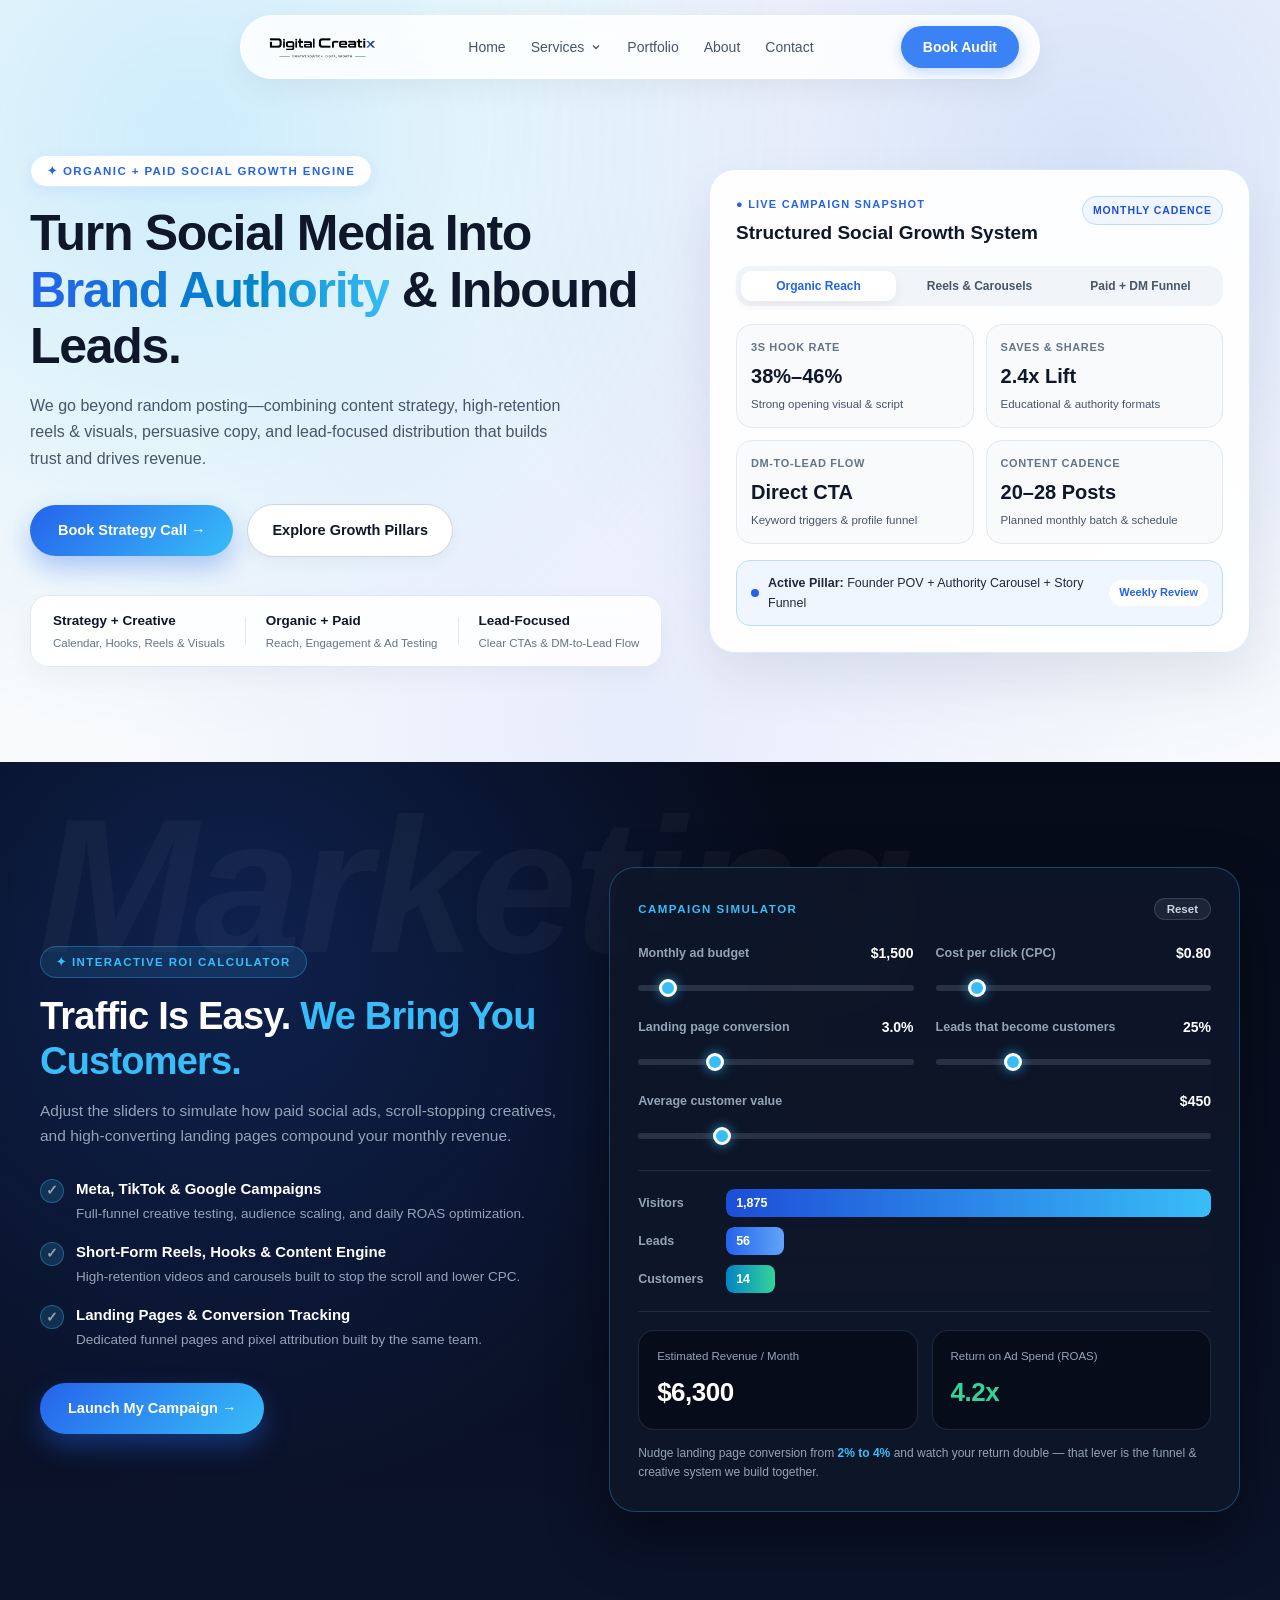
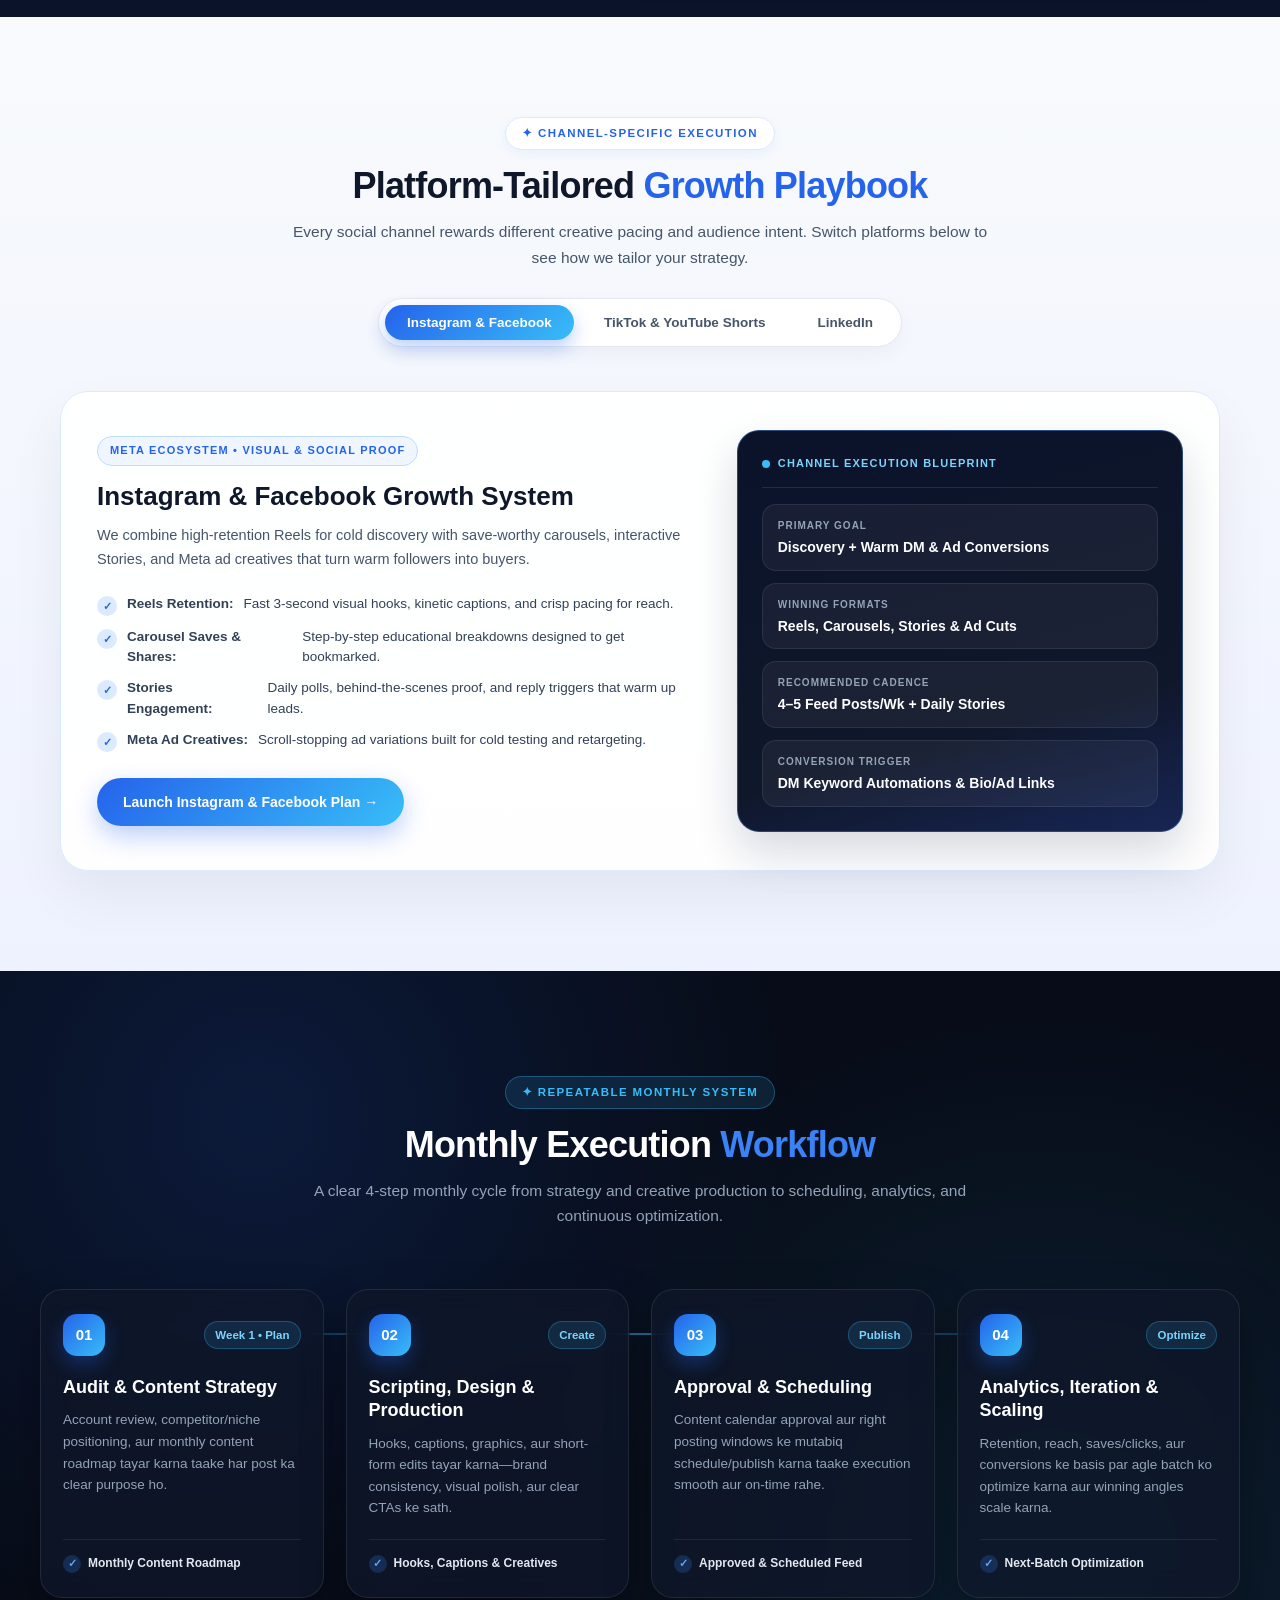
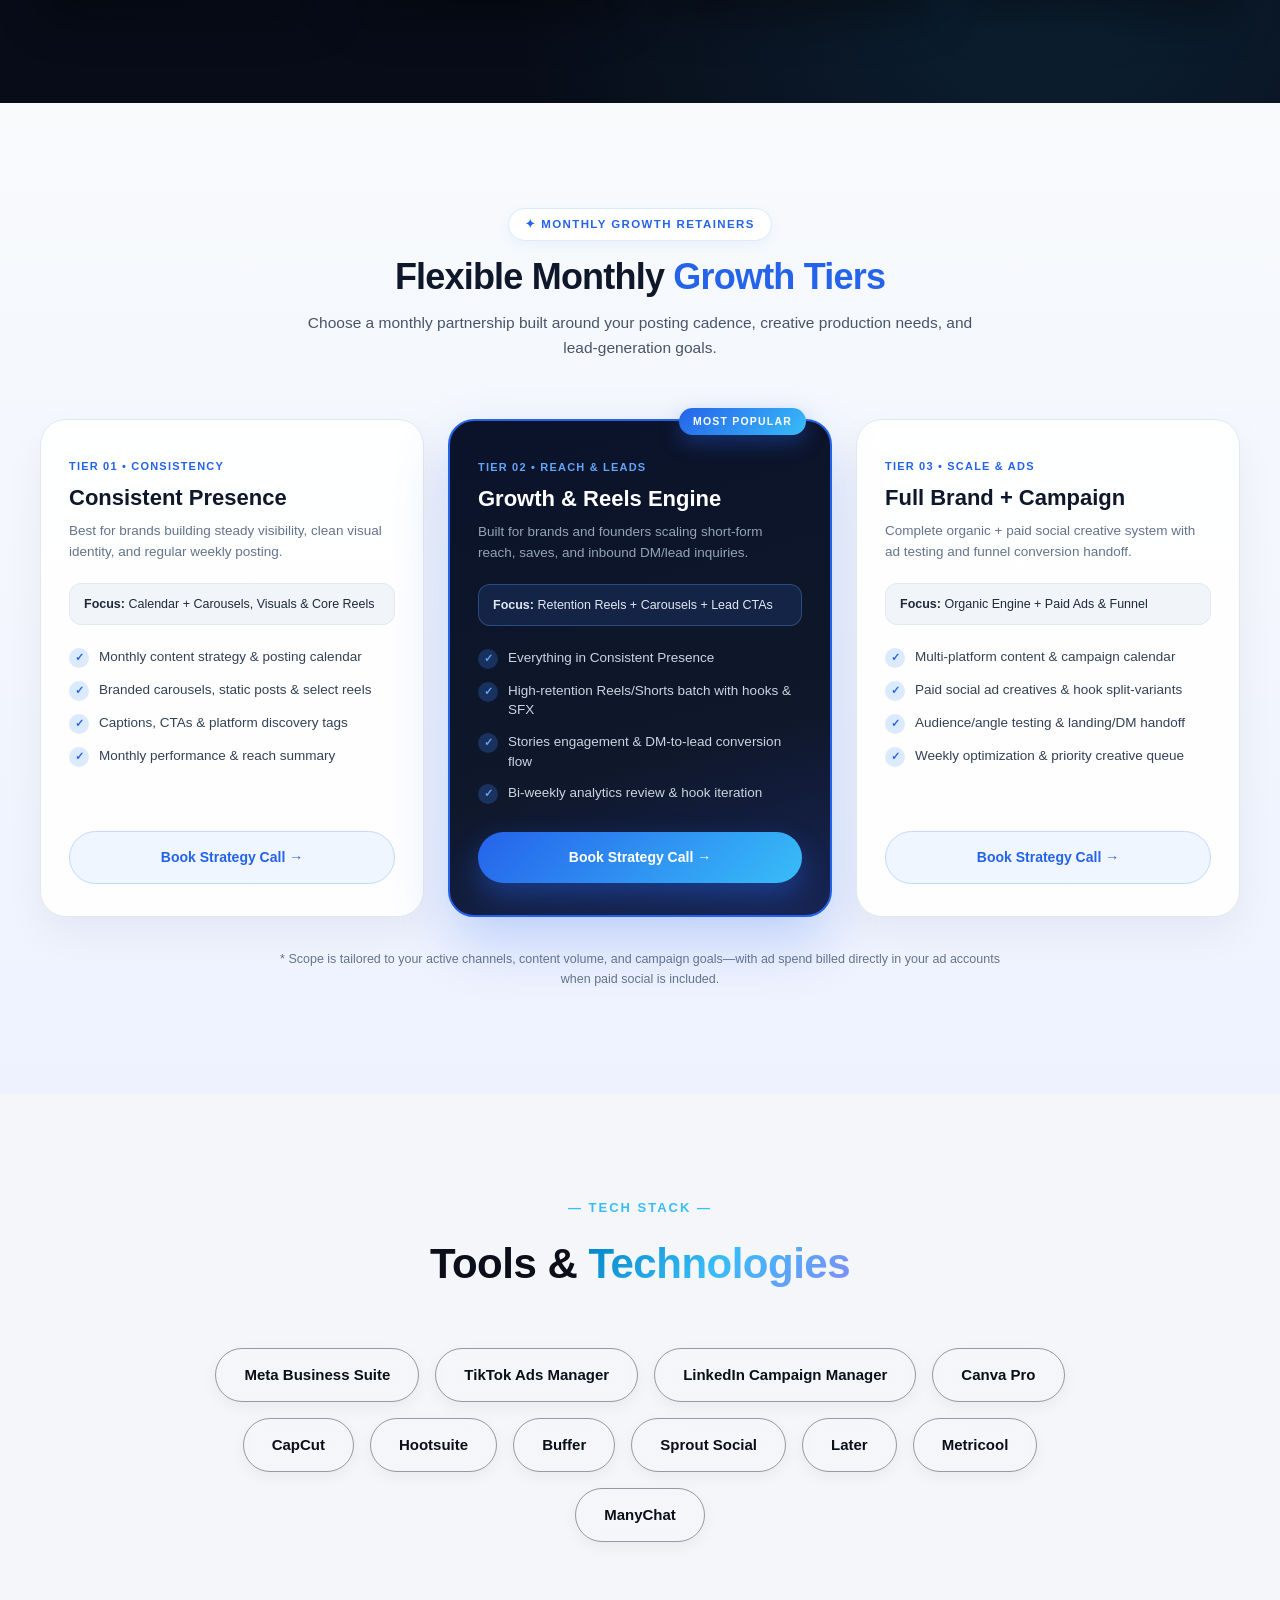
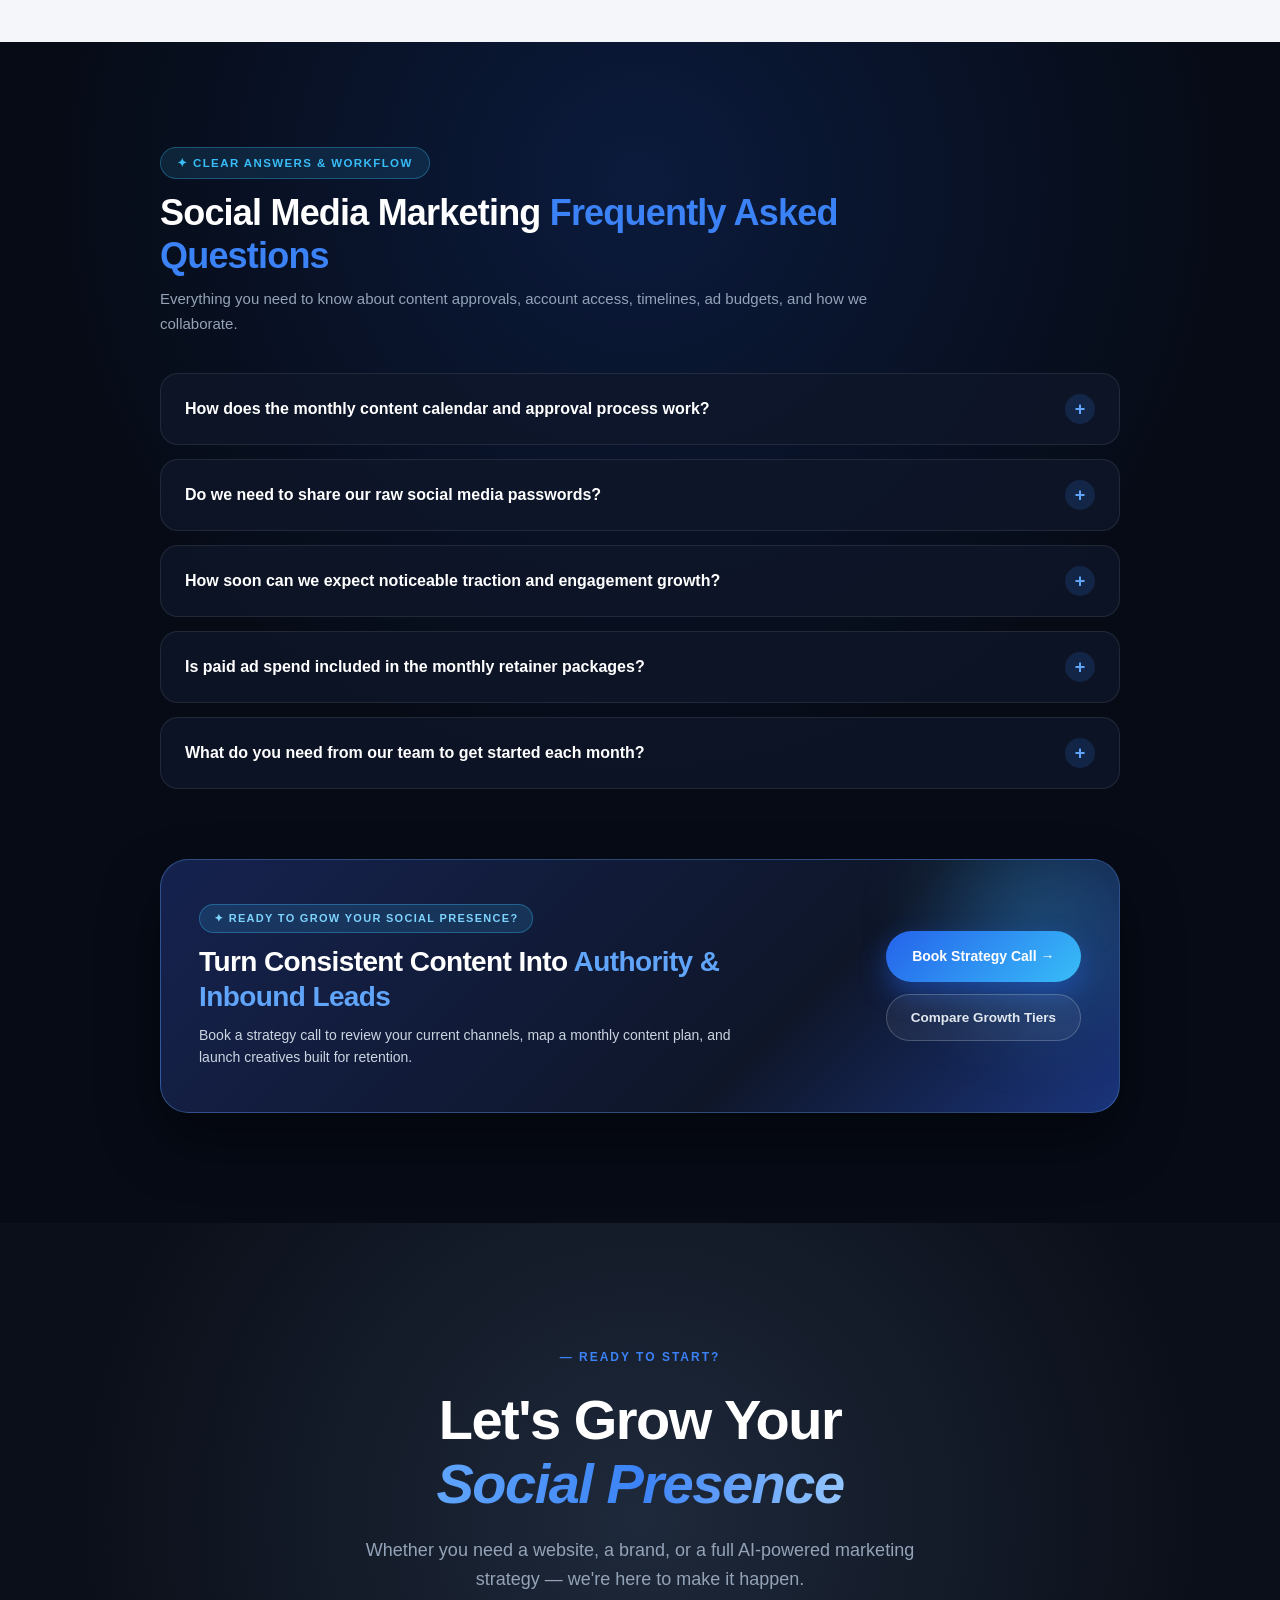
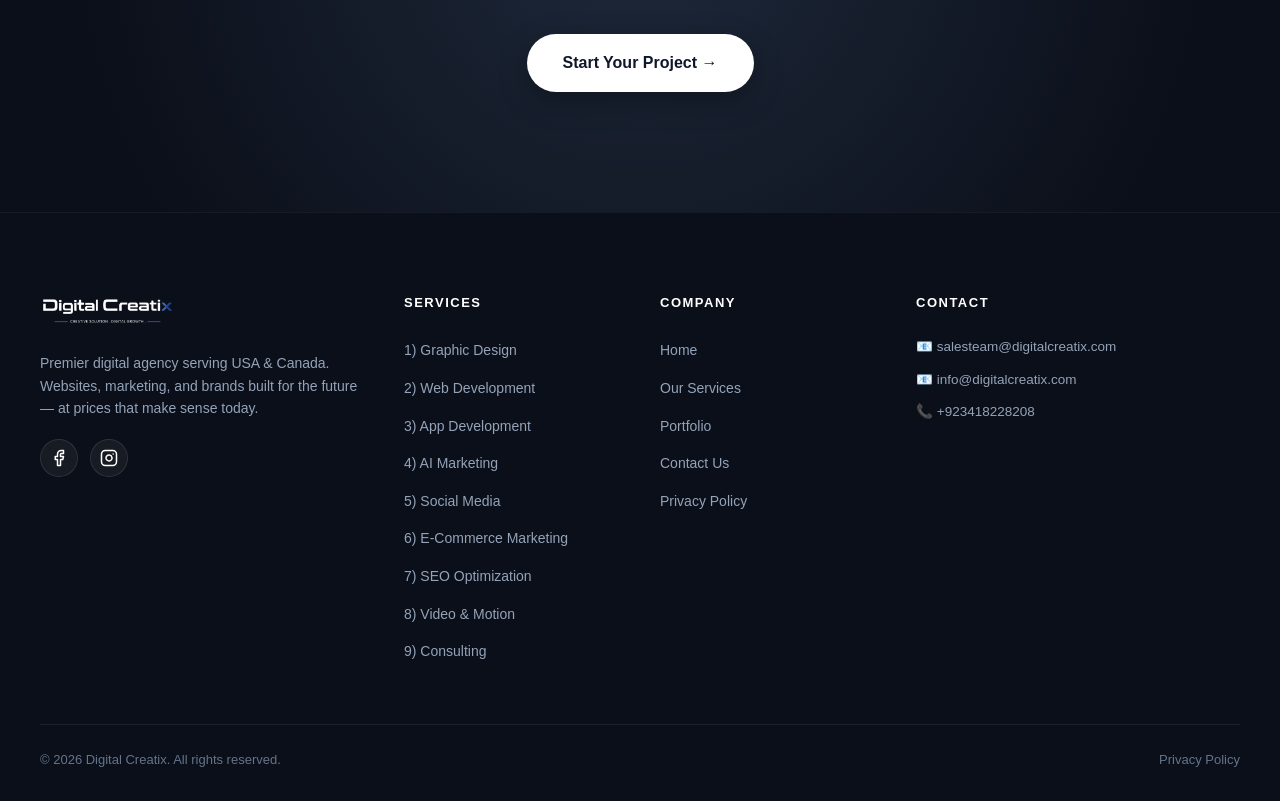
<file: social-media.html>
<!DOCTYPE html>
<html lang="en">
<head>
    <meta charset="UTF-8">
    <meta name="viewport" content="width=device-width, initial-scale=1.0">
    <title>Digital Creatix | Creative Solution. Real Growth.</title>
    <link rel="stylesheet" href="style.css">
    <link rel="icon" type="image/png" href="Webicontop.png">
</head>
<body>
<!-- Floating Pill Navigation Bar -->
<div class="nav-container">
    <nav>
        <!-- Logo Image -->
        <a href="index.html" class="logo">
            <img src="Webnavlogo.png" alt="Digital Creatix Logo" class="nav-logo-img">
        </a>

        <ul class="nav-links">
            <li><a href="index.html">Home</a></li>
            
            <!-- Dropdown inside Services -->
            <li class="nav-dropdown-wrapper" id="servicesDropdown">
                <a href="#" class="services-toggle-btn" id="servicesToggle">
                    Services 
                    <svg width="12" height="12" viewBox="0 0 24 24" fill="none" stroke="currentColor" stroke-width="2.5"><path d="M6 9l6 6 6-6"/></svg>
                </a>

                <!-- Dropdown Menu Box -->
                <div class="dropdown-menu-box" id="dropdownBox">
                    
                    <!-- 1st Item: All Services (Default Dark / Black bg with Blue Hover) -->
                    <a href="services.html" class="dropdown-item all-services-item">
                        <span class="dropdown-icon">✨</span>
                        <span>All Services</span>
                    </a>

                    <div class="dropdown-divider"></div>

                    <!-- Individual Services List -->
                    <a href="webdevelopment.html" class="dropdown-item">
                        <span class="dropdown-icon">💻</span>
                        <span>Web Development</span>
                    </a>

                    <a href="appdevelopmentservice.html" class="dropdown-item">
                        <span class="dropdown-icon">📱</span>
                        <span>App Development</span>
                    </a>

                    <a href="graphicdesignservice.html" class="dropdown-item">
                        <span class="dropdown-icon">🎨</span>
                        <span>Graphic Design</span>
                    </a>

                    <a href="seo.html" class="dropdown-item">
                        <span class="dropdown-icon">📈</span>
                        <span>SEO & Growth</span>
                    </a>

                    <a href="aimarketingservices.html" class="dropdown-item">
                        <span class="dropdown-icon">🤖</span>
                        <span>AI Marketing</span>
                    </a>

                    <a href="videomotionservices.html" class="dropdown-item">
                        <span class="dropdown-icon">🎬</span>
                        <span>Video & Motion</span>
                    </a>

                    <a href="smmpservices.html" class="dropdown-item">
                        <span class="dropdown-icon">📢</span>
                        <span>Social Media Marketing</span>
                    </a>

                    <a href="ecommerce.html" class="dropdown-item">
                        <span class="dropdown-icon">🛒</span>
                        <span>E-Commerce</span>
                    </a>

                </div>
            </li>

            <li><a href="portfolio.html">Portfolio</a></li>
            <li><a href="about.html">About</a></li>
            <li><a href="contact.html">Contact</a></li>
        </ul>

        <a href="contact.html" class="audit-btn">Book Audit</a>
    

    <!-- Mobile Hamburger Button (Sirf mobile screen par dikhega) -->
            <button class="mobile-menu-btn" id="menuBtn" aria-label="Toggle Menu">
                <span></span>
                <span></span>
                <span></span>
            </button>
        </nav>
    </div>

    <!-- Mobile Slide-out Sidebar Overlay -->
    <div class="sidebar-overlay" id="sidebarOverlay"></div>

    <!-- Mobile Slide-out Sidebar -->
    <div class="mobile-sidebar" id="mobileSidebar">
        <div class="sidebar-header">
            <span class="sidebar-title">— MENU</span>
            <button class="close-sidebar-btn" id="closeBtn">&times;</button>
        </div>

        <div class="sidebar-content-scroll">
            <!-- Navigation Links -->
            <div class="sidebar-nav-links">
                <a href="index.html">🏠 Home</a>
                
                <!-- Services Dropdown -->
                <div class="sidebar-dropdown-wrapper">
                    <button class="dropdown-toggle-btn" id="servicesDropdownBtn">
                        <span>⚙️ Services ▾</span>
                    </button>
                    <div class="dropdown-menu-list" id="servicesSubMenu">
                        <a href="graphic-design.html">1) 🎨 Graphic Design</a>
                        <a href="web-development.html">2) 💻 Website Dev / Design</a>
                        <a href="app-development.html">3) 📱 App Development</a>
                        <a href="social-media.html">4) 📢 Social Media Marketing</a>
                        <a href="ecommerce.html">5) 🛒 E-Commerce Marketing</a>
                        <a href="seo.html">6) 📈 SEO Optimization</a>
                        <a href="video-animation.html">7) 🎥 Video & Motion</a>
                        <a href="consulting.html">8) 💼 Strategic Consulting</a>
                    </div>
                </div>

                <a href="portfolio.html">🎨 Portfolio</a>
                <a href="privacy.html">🔒 Privacy Policy</a>
            </div>

            <!-- Contact Us Section -->
            <div class="sidebar-contact-section">
                <span class="sidebar-subtitle">— CONTACT US</span>
                <form class="sidebar-form" onsubmit="event.preventDefault(); alert('Message sent successfully!');">
                    <input type="text" placeholder="Your Name" required>
                    <input type="email" placeholder="Email Address" required>
                    <textarea placeholder="Tell us about your project..." rows="3" required></textarea>
                    
                    <label class="sidebar-checkbox-label">
                        <input type="checkbox" required>
                        <span>I agree to the <a href="privacy.html" target="_blank">Privacy Policy</a></span>
                    </label>

                    <button type="submit" class="sidebar-send-btn">Send Message →</button>
                </form>
            </div>

            <!-- Find Us / Footer Info -->
            <div class="sidebar-find-us">
                <span class="sidebar-subtitle">— FIND US</span>
                <p>📧 salesteam@digitalcreatix.com</p>
                <p>📧 info@digitalcreatix.com</p>
                <p>📞 +923418228208</p>
            </div>
        </div>
    </div>
<!-- === SOCIAL MEDIA MARKETING - LIGHT THEME HERO SECTION === -->
<section class="smm-hero-section" id="smmHeroSection">
    <div class="smm-hero-container">
        <!-- Left Column -->
        <div class="smm-hero-left">
            <span class="smm-hero-pill">✦ ORGANIC + PAID SOCIAL GROWTH ENGINE</span>
            <h1>Turn Social Media Into <span class="smm-blue-gradient">Brand Authority</span> &amp; Inbound Leads.</h1>
            <p>We go beyond random posting—combining content strategy, high-retention reels &amp; visuals, persuasive copy, and lead-focused distribution that builds trust and drives revenue.</p>

            <div class="smm-hero-actions">
                <a href="contact.html?service=social-media-marketing" class="smm-primary-btn">Book Strategy Call →</a>
                <a href="#smmPillarsSection" class="smm-secondary-btn">Explore Growth Pillars</a>
            </div>

            <div class="smm-hero-trust-row">
                <div class="smm-trust-box">
                    <strong>Strategy + Creative</strong>
                    <span>Calendar, Hooks, Reels &amp; Visuals</span>
                </div>
                <div class="smm-trust-sep"></div>
                <div class="smm-trust-box">
                    <strong>Organic + Paid</strong>
                    <span>Reach, Engagement &amp; Ad Testing</span>
                </div>
                <div class="smm-trust-sep"></div>
                <div class="smm-trust-box">
                    <strong>Lead-Focused</strong>
                    <span>Clear CTAs &amp; DM-to-Lead Flow</span>
                </div>
            </div>
        </div>

        <!-- Right Column: Interactive Growth Snapshot Card -->
        <div class="smm-hero-right">
            <div class="smm-snapshot-card" id="smmSnapshotCard">
                <div class="smm-snap-top">
                    <div>
                        <span class="smm-snap-eyebrow">● LIVE CAMPAIGN SNAPSHOT</span>
                        <h3>Structured Social Growth System</h3>
                    </div>
                    <span class="smm-snap-status">MONTHLY CADENCE</span>
                </div>

                <!-- Interactive Snapshot Switcher -->
                <div class="smm-snap-tabs" role="tablist">
                    <button type="button" class="smm-snap-tab active" data-snap="organic">Organic Reach</button>
                    <button type="button" class="smm-snap-tab" data-snap="reels">Reels &amp; Carousels</button>
                    <button type="button" class="smm-snap-tab" data-snap="funnel">Paid + DM Funnel</button>
                </div>

                <!-- Dynamic Snapshot Body -->
                <div class="smm-snap-body" id="smmSnapBody">
                    <div class="smm-metrics-2x2">
                        <div class="smm-stat-tile">
                            <span class="smm-stat-label">3s Hook Rate</span>
                            <strong class="smm-stat-val" id="smmMetric1">38%–46%</strong>
                            <small id="smmSub1">Strong opening visual &amp; script</small>
                        </div>
                        <div class="smm-stat-tile">
                            <span class="smm-stat-label">Saves &amp; Shares</span>
                            <strong class="smm-stat-val" id="smmMetric2">2.4x Lift</strong>
                            <small id="smmSub2">Educational &amp; authority formats</small>
                        </div>
                        <div class="smm-stat-tile">
                            <span class="smm-stat-label">DM-to-Lead Flow</span>
                            <strong class="smm-stat-val" id="smmMetric3">Direct CTA</strong>
                            <small id="smmSub3">Keyword triggers &amp; profile funnel</small>
                        </div>
                        <div class="smm-stat-tile">
                            <span class="smm-stat-label">Content Cadence</span>
                            <strong class="smm-stat-val" id="smmMetric4">20–28 Posts</strong>
                            <small id="smmSub4">Planned monthly batch &amp; schedule</small>
                        </div>
                    </div>

                    <div class="smm-feed-preview">
                        <div class="smm-feed-row">
                            <span class="smm-feed-dot"></span>
                            <span id="smmFeedText"><strong>Active Pillar:</strong> Founder POV + Authority Carousel + Story Funnel</span>
                        </div>
                        <span class="smm-feed-chip" id="smmFeedChip">Weekly Review</span>
                    </div>
                </div>
            </div>
        </div>
    </div>
</section>
   <!-- === SOCIAL MEDIA MARKETING - INTERACTIVE CAMPAIGN SIMULATOR === -->
<section class="smm-sim-section" id="smmSimulatorSection">
    <div class="smm-bg-watermark" aria-hidden="true">Marketing</div>
    <div class="smm-sim-container">
        <!-- Left Column: Value Proposition -->
        <div class="smm-sim-left">
            <span class="smm-sim-pill">✦ INTERACTIVE ROI CALCULATOR</span>
            <h2>Traffic Is Easy. <span class="smm-sim-cyan">We Bring You Customers.</span></h2>
            <p class="smm-sim-lead">Adjust the sliders to simulate how paid social ads, scroll-stopping creatives, and high-converting landing pages compound your monthly revenue.</p>

            <ul class="smm-sim-points">
                <li>
                    <span class="smm-sp-icon">✓</span>
                    <div>
                        <strong>Meta, TikTok &amp; Google Campaigns</strong>
                        <span>Full-funnel creative testing, audience scaling, and daily ROAS optimization.</span>
                    </div>
                </li>
                <li>
                    <span class="smm-sp-icon">✓</span>
                    <div>
                        <strong>Short-Form Reels, Hooks &amp; Content Engine</strong>
                        <span>High-retention videos and carousels built to stop the scroll and lower CPC.</span>
                    </div>
                </li>
                <li>
                    <span class="smm-sp-icon">✓</span>
                    <div>
                        <strong>Landing Pages &amp; Conversion Tracking</strong>
                        <span>Dedicated funnel pages and pixel attribution built by the same team.</span>
                    </div>
                </li>
            </ul>

            <a href="contact.html?service=social-media-marketing&ref=campaign-simulator" class="smm-sim-cta">Launch My Campaign →</a>
        </div>

        <!-- Right Column: Live Interactive Simulator Card -->
        <div class="smm-sim-card">
            <div class="smm-sc-header">
                <span class="smm-sc-title">CAMPAIGN SIMULATOR</span>
                <button type="button" class="smm-sc-reset" id="smmResetBtn">Reset</button>
            </div>

            <!-- Sliders Grid -->
            <div class="smm-sliders-grid">
                <div class="smm-slider-box">
                    <div class="smm-sb-top">
                        <label for="smmBudget">Monthly ad budget</label>
                        <span class="smm-sb-val" id="smmBudgetVal">$1,500</span>
                    </div>
                    <input type="range" id="smmBudget" min="300" max="15000" step="100" value="1500">
                </div>

                <div class="smm-slider-box">
                    <div class="smm-sb-top">
                        <label for="smmCpc">Cost per click (CPC)</label>
                        <span class="smm-sb-val" id="smmCpcVal">$0.80</span>
                    </div>
                    <input type="range" id="smmCpc" min="0.20" max="5.00" step="0.10" value="0.80">
                </div>

                <div class="smm-slider-box">
                    <div class="smm-sb-top">
                        <label for="smmCvr">Landing page conversion</label>
                        <span class="smm-sb-val" id="smmCvrVal">3.0%</span>
                    </div>
                    <input type="range" id="smmCvr" min="0.5" max="10.0" step="0.5" value="3.0">
                </div>

                <div class="smm-slider-box">
                    <div class="smm-sb-top">
                        <label for="smmClose">Leads that become customers</label>
                        <span class="smm-sb-val" id="smmCloseVal">25%</span>
                    </div>
                    <input type="range" id="smmClose" min="5" max="80" step="5" value="25">
                </div>

                <div class="smm-slider-box is-full">
                    <div class="smm-sb-top">
                        <label for="smmLtv">Average customer value</label>
                        <span class="smm-sb-val" id="smmLtvVal">$450</span>
                    </div>
                    <input type="range" id="smmLtv" min="50" max="3000" step="50" value="450">
                </div>
            </div>

            <!-- Live Funnel Bars -->
            <div class="smm-funnel-bars">
                <div class="smm-fb-row">
                    <span class="smm-fb-label">Visitors</span>
                    <div class="smm-fb-track">
                        <div class="smm-fb-fill is-visitors" id="smmVisitorsBar" style="width: 100%;">
                            <span id="smmVisitorsNum">1,875</span>
                        </div>
                    </div>
                </div>

                <div class="smm-fb-row">
                    <span class="smm-fb-label">Leads</span>
                    <div class="smm-fb-track">
                        <div class="smm-fb-fill is-leads" id="smmLeadsBar" style="width: 34%;">
                            <span id="smmLeadsNum">56</span>
                        </div>
                    </div>
                </div>

                <div class="smm-fb-row">
                    <span class="smm-fb-label">Customers</span>
                    <div class="smm-fb-track">
                        <div class="smm-fb-fill is-customers" id="smmCustomersBar" style="width: 16%;">
                            <span id="smmCustomersNum">14</span>
                        </div>
                    </div>
                </div>
            </div>

            <!-- Bottom Result Tiles -->
            <div class="smm-results-grid">
                <div class="smm-res-box">
                    <span class="smm-res-label">Estimated Revenue / Month</span>
                    <strong class="smm-res-num" id="smmRevenueNum">$6,300</strong>
                </div>
                <div class="smm-res-box">
                    <span class="smm-res-label">Return on Ad Spend (ROAS)</span>
                    <strong class="smm-res-num is-green" id="smmRoasNum">4.2x</strong>
                </div>
            </div>

            <p class="smm-sim-note">Nudge landing page conversion from <strong>2% to 4%</strong> and watch your return double — that lever is the funnel &amp; creative system we build together.</p>
        </div>
    </div>
</section>
    <!-- === SOCIAL MEDIA MARKETING - INTERACTIVE PLATFORM PLAYBOOK === -->
<section class="smm-playbook-section" id="smmPlaybookSection">
    <div class="smm-playbook-container">
        <div class="smm-playbook-header">
            <span class="smm-playbook-pill">✦ CHANNEL-SPECIFIC EXECUTION</span>
            <h2>Platform-Tailored <span class="smm-playbook-blue">Growth Playbook</span></h2>
            <p>Every social channel rewards different creative pacing and audience intent. Switch platforms below to see how we tailor your strategy.</p>

            <!-- Platform Switcher Tabs -->
            <div class="smm-platform-tabs" role="tablist">
                <button type="button" class="smm-platform-tab active" data-platform="meta">Instagram &amp; Facebook</button>
                <button type="button" class="smm-platform-tab" data-platform="shorts">TikTok &amp; YouTube Shorts</button>
                <button type="button" class="smm-platform-tab" data-platform="linkedin">LinkedIn</button>
            </div>
        </div>

        <!-- Dynamic Playbook Card -->
        <div class="smm-playbook-card" id="smmPlaybookCard">
            <!-- Left Strategy Breakdown -->
            <div class="smm-pb-left">
                <span class="smm-pb-badge" id="smmPbBadge">META ECOSYSTEM • VISUAL &amp; SOCIAL PROOF</span>
                <h3 id="smmPbTitle">Instagram &amp; Facebook Growth System</h3>
                <p id="smmPbDesc">We combine high-retention Reels for cold discovery with save-worthy carousels, interactive Stories, and Meta ad creatives that turn warm followers into buyers.</p>

                <ul class="smm-pb-list" id="smmPbList">
                    <li><span>✓</span> <strong>Reels Retention:</strong> Fast 3-second visual hooks, kinetic captions, and crisp pacing for reach.</li>
                    <li><span>✓</span> <strong>Carousel Saves &amp; Shares:</strong> Step-by-step educational breakdowns designed to get bookmarked.</li>
                    <li><span>✓</span> <strong>Stories Engagement:</strong> Daily polls, behind-the-scenes proof, and reply triggers that warm up leads.</li>
                    <li><span>✓</span> <strong>Meta Ad Creatives:</strong> Scroll-stopping ad variations built for cold testing and retargeting.</li>
                </ul>

                <a href="contact.html?service=social-media-marketing&platform=meta" class="smm-pb-cta" id="smmPbCta">Launch Instagram &amp; Facebook Plan →</a>
            </div>

            <!-- Right Channel Blueprint Box -->
            <div class="smm-pb-right">
                <div class="smm-pb-blueprint">
                    <div class="smm-bp-header">
                        <span class="smm-bp-dot"></span>
                        <span>CHANNEL EXECUTION BLUEPRINT</span>
                    </div>

                    <div class="smm-bp-grid">
                        <div class="smm-bp-item">
                            <small>PRIMARY GOAL</small>
                            <strong id="smmBpGoal">Discovery + Warm DM &amp; Ad Conversions</strong>
                        </div>
                        <div class="smm-bp-item">
                            <small>WINNING FORMATS</small>
                            <strong id="smmBpFormats">Reels, Carousels, Stories &amp; Ad Cuts</strong>
                        </div>
                        <div class="smm-bp-item">
                            <small>RECOMMENDED CADENCE</small>
                            <strong id="smmBpCadence">4–5 Feed Posts/Wk + Daily Stories</strong>
                        </div>
                        <div class="smm-bp-item">
                            <small>CONVERSION TRIGGER</small>
                            <strong id="smmBpTrigger">DM Keyword Automations &amp; Bio/Ad Links</strong>
                        </div>
                    </div>
                </div>
            </div>
        </div>
    </div>
</section>
    <!-- === SOCIAL MEDIA MARKETING - MONTHLY EXECUTION WORKFLOW (4 STEPS) === -->
<section class="smm-workflow-section" id="smmWorkflowSection">
    <div class="smm-workflow-container">
        <div class="smm-workflow-header">
            <span class="smm-workflow-pill">✦ REPEATABLE MONTHLY SYSTEM</span>
            <h2>Monthly Execution <span class="smm-workflow-blue">Workflow</span></h2>
            <p>A clear 4-step monthly cycle from strategy and creative production to scheduling, analytics, and continuous optimization.</p>
        </div>

        <div class="smm-workflow-grid">
            <!-- Horizontal Connector Line (Desktop) -->
            <div class="smm-workflow-line" aria-hidden="true"></div>

            <!-- Step 1 -->
            <div class="smm-workflow-card">
                <div class="smm-wf-top">
                    <span class="smm-wf-num">01</span>
                    <span class="smm-wf-tag">Week 1 • Plan</span>
                </div>
                <h3>Audit &amp; Content Strategy</h3>
                <p>Account review, competitor/niche positioning, aur monthly content roadmap tayar karna taake har post ka clear purpose ho.</p>
                <div class="smm-wf-deliverable">
                    <span>✓</span> Monthly Content Roadmap
                </div>
            </div>

            <!-- Step 2 -->
            <div class="smm-workflow-card">
                <div class="smm-wf-top">
                    <span class="smm-wf-num">02</span>
                    <span class="smm-wf-tag">Create</span>
                </div>
                <h3>Scripting, Design &amp; Production</h3>
                <p>Hooks, captions, graphics, aur short-form edits tayar karna—brand consistency, visual polish, aur clear CTAs ke sath.</p>
                <div class="smm-wf-deliverable">
                    <span>✓</span> Hooks, Captions &amp; Creatives
                </div>
            </div>

            <!-- Step 3 -->
            <div class="smm-workflow-card">
                <div class="smm-wf-top">
                    <span class="smm-wf-num">03</span>
                    <span class="smm-wf-tag">Publish</span>
                </div>
                <h3>Approval &amp; Scheduling</h3>
                <p>Content calendar approval aur right posting windows ke mutabiq schedule/publish karna taake execution smooth aur on-time rahe.</p>
                <div class="smm-wf-deliverable">
                    <span>✓</span> Approved &amp; Scheduled Feed
                </div>
            </div>

            <!-- Step 4 -->
            <div class="smm-workflow-card">
                <div class="smm-wf-top">
                    <span class="smm-wf-num">04</span>
                    <span class="smm-wf-tag">Optimize</span>
                </div>
                <h3>Analytics, Iteration &amp; Scaling</h3>
                <p>Retention, reach, saves/clicks, aur conversions ke basis par agle batch ko optimize karna aur winning angles scale karna.</p>
                <div class="smm-wf-deliverable">
                    <span>✓</span> Next-Batch Optimization
                </div>
            </div>
        </div>
    </div>
</section>
    <!-- === SOCIAL MEDIA MARKETING - MONTHLY RETAINERS / GROWTH TIERS === -->
<section class="smm-tiers-section" id="smmTiersSection">
    <div class="smm-tiers-container">
        <div class="smm-tiers-header">
            <span class="smm-tiers-pill">✦ MONTHLY GROWTH RETAINERS</span>
            <h2>Flexible Monthly <span class="smm-tiers-blue">Growth Tiers</span></h2>
            <p>Choose a monthly partnership built around your posting cadence, creative production needs, and lead-generation goals.</p>
        </div>

        <div class="smm-tiers-grid">
            <!-- Tier 1: Consistent Presence / Starter -->
            <div class="smm-tier-card">
                <div class="smm-tier-top">
                    <span class="smm-tier-tag">TIER 01 • CONSISTENCY</span>
                    <h3>Consistent Presence</h3>
                    <p class="smm-tier-sub">Best for brands building steady visibility, clean visual identity, and regular weekly posting.</p>
                </div>
                <div class="smm-tier-scope"><strong>Focus:</strong> Calendar + Carousels, Visuals &amp; Core Reels</div>
                <ul class="smm-tier-list">
                    <li><span>✓</span> Monthly content strategy &amp; posting calendar</li>
                    <li><span>✓</span> Branded carousels, static posts &amp; select reels</li>
                    <li><span>✓</span> Captions, CTAs &amp; platform discovery tags</li>
                    <li><span>✓</span> Monthly performance &amp; reach summary</li>
                </ul>
                <a href="contact.html?service=social-media-marketing&tier=consistent-presence" class="smm-tier-btn smm-tier-btn-outline">Book Strategy Call →</a>
            </div>

            <!-- Tier 2: Growth & Reels Engine (Featured) -->
            <div class="smm-tier-card is-featured">
                <div class="smm-tier-ribbon">MOST POPULAR</div>
                <div class="smm-tier-top">
                    <span class="smm-tier-tag">TIER 02 • REACH &amp; LEADS</span>
                    <h3>Growth &amp; Reels Engine</h3>
                    <p class="smm-tier-sub">Built for brands and founders scaling short-form reach, saves, and inbound DM/lead inquiries.</p>
                </div>
                <div class="smm-tier-scope"><strong>Focus:</strong> Retention Reels + Carousels + Lead CTAs</div>
                <ul class="smm-tier-list">
                    <li><span>✓</span> Everything in Consistent Presence</li>
                    <li><span>✓</span> High-retention Reels/Shorts batch with hooks &amp; SFX</li>
                    <li><span>✓</span> Stories engagement &amp; DM-to-lead conversion flow</li>
                    <li><span>✓</span> Bi-weekly analytics review &amp; hook iteration</li>
                </ul>
                <a href="contact.html?service=social-media-marketing&tier=growth-reels-engine" class="smm-tier-btn smm-tier-btn-primary">Book Strategy Call →</a>
            </div>

            <!-- Tier 3: Full Brand + Campaign -->
            <div class="smm-tier-card">
                <div class="smm-tier-top">
                    <span class="smm-tier-tag">TIER 03 • SCALE &amp; ADS</span>
                    <h3>Full Brand + Campaign</h3>
                    <p class="smm-tier-sub">Complete organic + paid social creative system with ad testing and funnel conversion handoff.</p>
                </div>
                <div class="smm-tier-scope"><strong>Focus:</strong> Organic Engine + Paid Ads &amp; Funnel</div>
                <ul class="smm-tier-list">
                    <li><span>✓</span> Multi-platform content &amp; campaign calendar</li>
                    <li><span>✓</span> Paid social ad creatives &amp; hook split-variants</li>
                    <li><span>✓</span> Audience/angle testing &amp; landing/DM handoff</li>
                    <li><span>✓</span> Weekly optimization &amp; priority creative queue</li>
                </ul>
                <a href="contact.html?service=social-media-marketing&tier=full-brand-campaign" class="smm-tier-btn smm-tier-btn-outline">Book Strategy Call →</a>
            </div>
        </div>

        <p class="smm-tiers-footnote">
            * Scope is tailored to your active channels, content volume, and campaign goals—with ad spend billed directly in your ad accounts when paid social is included.
        </p>
    </div>
</section>
      <!-- Tech Stack Floating Section -->
<section class="tech-stack-section">
    <div class="tech-stack-container">
        
        <!-- Section Header -->
        <div class="tech-stack-header">
            <span class="tech-tag">— TECH STACK —</span>
            <h2>Tools & <span class="gradient-tech-text">Technologies</span></h2>
        </div>

        <!-- Floating Pills Grid / Cloud -->
        <div class="tech-pills-wrapper">
            <div class="tech-pill float-item-1">Meta Business Suite</div>
            <div class="tech-pill float-item-2">TikTok Ads Manager</div>
            <div class="tech-pill float-item-3">LinkedIn Campaign Manager</div>
            <div class="tech-pill float-item-4">Canva Pro</div>
            <div class="tech-pill float-item-5">CapCut</div>
            <div class="tech-pill float-item-6">Hootsuite</div>
            <div class="tech-pill float-item-7">Buffer</div>
            <div class="tech-pill float-item-8">Sprout Social</div>
            <div class="tech-pill float-item-9">Later</div>
            <div class="tech-pill float-item-10">Metricool</div>
            <div class="tech-pill float-item-12">ManyChat</div>
        </div>
    </div>
</section>
   
    <!-- === SOCIAL MEDIA MARKETING - FAQS + FINAL CTA BANNER === -->
<section class="smm-faq-cta-section" id="smmFaqCtaSection">
    <div class="smm-faq-container">
        <!-- Left-Aligned FAQ Header -->
        <div class="smm-faq-top-header">
            <span class="smm-faq-pill">✦ CLEAR ANSWERS &amp; WORKFLOW</span>
            <h2>Social Media Marketing <span class="smm-faq-blue">Frequently Asked Questions</span></h2>
            <p>Everything you need to know about content approvals, account access, timelines, ad budgets, and how we collaborate.</p>
        </div>

        <!-- Accordion List -->
        <div class="smm-faq-list">
            <!-- Q1: Content Approval -->
            <div class="smm-faq-item">
                <button type="button" class="smm-faq-trigger" aria-expanded="false">
                    <span>How does the monthly content calendar and approval process work?</span>
                    <span class="smm-faq-icon">+</span>
                </button>
                <div class="smm-faq-panel">
                    <p>Before anything goes live, we share your monthly content roadmap, hooks, captions, and edited creatives for review. You can approve batches or request tweaks in one consolidated pass so publishing stays smooth and predictable.</p>
                </div>
            </div>

            <!-- Q2: Account Access & Security -->
            <div class="smm-faq-item">
                <button type="button" class="smm-faq-trigger" aria-expanded="false">
                    <span>Do we need to share our raw social media passwords?</span>
                    <span class="smm-faq-icon">+</span>
                </button>
                <div class="smm-faq-panel">
                    <p>No—wherever role-based access is supported (such as Meta Business Suite, LinkedIn Page roles, or YouTube Studio permissions), we work through official partner/editor access so you always keep full ownership and security of your accounts.</p>
                </div>
            </div>

            <!-- Q3: Traction & Results Timeline -->
            <div class="smm-faq-item">
                <button type="button" class="smm-faq-trigger" aria-expanded="false">
                    <span>How soon can we expect noticeable traction and engagement growth?</span>
                    <span class="smm-faq-icon">+</span>
                </button>
                <div class="smm-faq-panel">
                    <p>Improvements in visual quality, hook retention, and posting consistency appear within the first 2 to 4 weeks. Compounding organic reach, saves, and steady inbound DM/lead flow typically build across 60 to 90 days of consistent iteration.</p>
                </div>
            </div>

            <!-- Q4: Ad Spend & Paid Social -->
            <div class="smm-faq-item">
                <button type="button" class="smm-faq-trigger" aria-expanded="false">
                    <span>Is paid ad spend included in the monthly retainer packages?</span>
                    <span class="smm-faq-icon">+</span>
                </button>
                <div class="smm-faq-panel">
                    <p>Our retainers cover strategy, creative production, ad variations, and campaign management. Any paid ad spend stays directly inside your own Meta/TikTok/LinkedIn ad accounts with zero hidden markups.</p>
                </div>
            </div>

            <!-- Q5: Raw Footage & Brand Assets -->
            <div class="smm-faq-item">
                <button type="button" class="smm-faq-trigger" aria-expanded="false">
                    <span>What do you need from our team to get started each month?</span>
                    <span class="smm-faq-icon">+</span>
                </button>
                <div class="smm-faq-panel">
                    <p>We start with your brand guidelines, offer details, and any raw phone/camera clips or product assets you have. From there, we handle scripting hooks, editing reels, designing carousels, writing captions, and organizing the schedule.</p>
                </div>
            </div>
        </div>

        <!-- Final Call-to-Action Banner -->
        <div class="smm-final-cta-banner">
            <div class="smm-final-cta-glow" aria-hidden="true"></div>
            <div class="smm-final-cta-inner">
                <div class="smm-final-cta-text">
                    <span class="smm-cta-mini-badge">✦ READY TO GROW YOUR SOCIAL PRESENCE?</span>
                    <h3>Turn Consistent Content Into <span class="smm-cta-highlight">Authority &amp; Inbound Leads</span></h3>
                    <p>Book a strategy call to review your current channels, map a monthly content plan, and launch creatives built for retention.</p>
                </div>
                <div class="smm-final-cta-actions">
                    <a href="contact.html?service=social-media-marketing&source=smm-final-cta" class="smm-cta-btn-primary">Book Strategy Call →</a>
                    <a href="#smmTiersSection" class="smm-cta-btn-ghost">Compare Growth Tiers</a>
                </div>
            </div>
        </div>
    </div>
</section>
<!-- Dark CTA Section (Let's Build Something Amazing Together) -->
<section class="cta-dark-section">
    <div class="cta-dark-content">
        <span class="cta-badge">— READY TO START?</span>
        <h2>Let's Grow Your <br><span class="cta-italic-gradient">Social Presence</span></h2>
        <p>Whether you need a website, a brand, or a full AI-powered marketing strategy — we're here to make it happen.</p>
        <a href="contact.html" class="cta-white-btn">Start Your Project →</a>
    </div>
</section>

<!-- Footer Section -->
<footer class="footer-section">
    <div class="footer-container">
        <!-- Column 1: Logo & Bio (Left Aligned) -->
        <div class="footer-col footer-brand-col">
            <a href="index.html" class="footer-logo">
                <!-- Yahan aap apna white logo add kar sakte hain -->
                <img src="Navbarlogo.png" alt="Digital Creatix Logo" class="footer-logo-img">
            </a>
            <p class="footer-bio">Premier digital agency serving USA & Canada. Websites, marketing, and brands built for the future — at prices that make sense today.</p>
            <div class="footer-socials">
                <a href="#" aria-label="Facebook"><svg width="18" height="18" viewBox="0 0 24 24" fill="none" stroke="currentColor" stroke-width="2" stroke-linecap="round" stroke-linejoin="round"><path d="M18 2h-3a5 5 0 0 0-5 5v3H7v4h3v8h4v-8h3l1-4h-4V7a1 1 0 0 1 1-1h3z"></path></svg></a>
                <a href="#" aria-label="Instagram"><svg width="18" height="18" viewBox="0 0 24 24" fill="none" stroke="currentColor" stroke-width="2" stroke-linecap="round" stroke-linejoin="round"><rect x="2" y="2" width="20" height="20" rx="5" ry="5"></rect><path d="M16 11.37A4 4 0 1 1 12.63 8 4 4 0 0 1 16 11.37z"></path><line x1="17.5" y1="6.5" x2="17.51" y2="6.5"></line></svg></a>
            </div>
        </div>

        <!-- Column 2: Services Links -->
        <div class="footer-col">
            <h3>SERVICES</h3>
            <ul class="footer-links">
                <li><a href="graphicdesign.html">1) Graphic Design</a></li>
                <li><a href="webdevelopment.html">2) Web Development</a></li>
                <li><a href="appdevelopment.html">3) App Development</a></li>
                <li><a href="AImarketing.html">4) AI Marketing</a></li>
                <li><a href="social-media.html">5) Social Media</a></li>
                <li><a href="ecommerce.html">6) E-Commerce Marketing</a></li>
                <li><a href="seo.html">7) SEO Optimization</a></li>
                <li><a href="video-animation.html">8) Video & Motion</a></li>
                <li><a href="services.html">9) Consulting</a></li>
            </ul>
        </div>

        <!-- Column 3: Company Links -->
        <div class="footer-col">
            <h3>COMPANY</h3>
            <ul class="footer-links">
                <li><a href="index.html">Home</a></li>
                <li><a href="about.html">Our Services</a></li>
                <li><a href="portfolio.html">Portfolio</a></li>
                <li><a href="contact.html">Contact Us</a></li>
                <li><a href="privacy.html">Privacy Policy</a></li>
            </ul>
        </div>

        <!-- Column 4: Contact Info -->
        <div class="footer-col">
            <h3>CONTACT</h3>
            <ul class="footer-contact-list">
                <li>📧 salesteam@digitalcreatix.com</li>
                <li>📧 info@digitalcreatix.com</li>
                <li>📞 +923418228208</li>
            </ul>
        </div>
    </div>

    <!-- Footer Bottom Strip (Aligned with Logo Left) -->
    <div class="footer-bottom">
        <p>© 2026 Digital Creatix. All rights reserved.</p>
        <a href="privacy.html">Privacy Policy</a>
    </div>
</footer>
    <!-- Navbar services Dropdown -->
    <script>
    document.addEventListener("DOMContentLoaded", function() {
        const dropdownWrapper = document.getElementById('servicesDropdown');
        const servicesToggle = document.getElementById('servicesToggle');

        // Toggle dropdown on click
        servicesToggle.addEventListener('click', function(e) {
            e.preventDefault();
            dropdownWrapper.classList.toggle('active');
        });

        // Close dropdown when clicking outside
        document.addEventListener('click', function(e) {
            if (!dropdownWrapper.contains(e.target)) {
                dropdownWrapper.classList.remove('active');
            }
        });
    });
</script>
      <!-- Mobile Sidebar & Dropdown JavaScript for Services Page -->
    <script>
        document.addEventListener("DOMContentLoaded", function () {
            // 1. Mobile Sidebar Open / Close Logic
            const menuBtn = document.getElementById('menuBtn');
            const closeBtn = document.getElementById('closeBtn');
            const mobileSidebar = document.getElementById('mobileSidebar');
            const sidebarOverlay = document.getElementById('sidebarOverlay');

            if (menuBtn && mobileSidebar && sidebarOverlay) {
                menuBtn.addEventListener('click', () => {
                    mobileSidebar.classList.add('active');
                    sidebarOverlay.classList.add('active');
                });

                function closeMenu() {
                    mobileSidebar.classList.remove('active');
                    sidebarOverlay.classList.remove('active');
                }

                if (closeBtn) closeBtn.addEventListener('click', closeMenu);
                sidebarOverlay.addEventListener('click', closeMenu);
            }

            // 2. Mobile Services Dropdown Toggle Logic
            const servicesDropdownBtn = document.getElementById('servicesDropdownBtn');
            const servicesSubMenu = document.getElementById('servicesSubMenu');

            if (servicesDropdownBtn && servicesSubMenu) {
                servicesDropdownBtn.addEventListener('click', (e) => {
                    e.preventDefault(); // Page ko upar scroll hone se rokne ke liye
                    servicesSubMenu.classList.toggle('active');
                });
            }
        });
    </script>
    <!-- Hero java -->
  <script>
document.addEventListener("DOMContentLoaded", function() {
    const snapTabs = document.querySelectorAll(".smm-snap-tab");
    const m1 = document.getElementById("smmMetric1");
    const m2 = document.getElementById("smmMetric2");
    const m3 = document.getElementById("smmMetric3");
    const m4 = document.getElementById("smmMetric4");
    const s1 = document.getElementById("smmSub1");
    const s2 = document.getElementById("smmSub2");
    const s3 = document.getElementById("smmSub3");
    const s4 = document.getElementById("smmSub4");
    const feedText = document.getElementById("smmFeedText");
    const feedChip = document.getElementById("smmFeedChip");

    const snapData = {
        organic: {
            m1: "38%–46%", s1: "Strong opening visual & script",
            m2: "2.4x Lift", s2: "Educational & authority formats",
            m3: "Direct CTA", s3: "Keyword triggers & profile funnel",
            m4: "20–28 Posts", s4: "Planned monthly batch & schedule",
            feed: "<strong>Active Pillar:</strong> Founder POV + Authority Carousel + Story Funnel",
            chip: "Weekly Review"
        },
        reels: {
            m1: "3.0s Hook", s1: "Fast visual pattern interrupt",
            m2: "High Save %", s2: "Actionable checklists & tips",
            m3: "Bio & Link", s3: "Clear next-step call to action",
            m4: "12–20 Clips", s4: "Reels, Shorts & vertical cuts/mo",
            feed: "<strong>Active Format:</strong> Retention Reels + Kinetic Captions + SFX Mix",
            chip: "48–72h Batch"
        },
        funnel: {
            m1: "A/B Creatives", s1: "Hook & angle testing variants",
            m2: "Warm Retarget", s2: "Re-engaging engaged viewers",
            m3: "Lead / DM", s3: "Frictionless inquiry capture",
            m4: "Weekly Tune", s4: "Creative & audience iteration",
            feed: "<strong>Active Funnel:</strong> Paid Ad Creatives + Retargeting + Lead Capture",
            chip: "ROI Tracked"
        }
    };

    snapTabs.forEach(tab => {
        tab.addEventListener("click", function() {
            snapTabs.forEach(t => t.classList.remove("active"));
            this.classList.add("active");

            const key = this.getAttribute("data-snap");
            const d = snapData[key];
            if (!d) return;

            if (m1) m1.textContent = d.m1;
            if (m2) m2.textContent = d.m2;
            if (m3) m3.textContent = d.m3;
            if (m4) m4.textContent = d.m4;
            if (s1) s1.textContent = d.s1;
            if (s2) s2.textContent = d.s2;
            if (s3) s3.textContent = d.s3;
            if (s4) s4.textContent = d.s4;
            if (feedText) feedText.innerHTML = d.feed;
            if (feedChip) feedChip.textContent = d.chip;
        });
    });
});
</script>
    <script>
document.addEventListener("DOMContentLoaded", function() {
    const platformTabs = document.querySelectorAll(".smm-platform-tab");
    const pbCard = document.getElementById("smmPlaybookCard");
    const pbBadge = document.getElementById("smmPbBadge");
    const pbTitle = document.getElementById("smmPbTitle");
    const pbDesc = document.getElementById("smmPbDesc");
    const pbList = document.getElementById("smmPbList");
    const pbCta = document.getElementById("smmPbCta");
    const bpGoal = document.getElementById("smmBpGoal");
    const bpFormats = document.getElementById("smmBpFormats");
    const bpCadence = document.getElementById("smmBpCadence");
    const bpTrigger = document.getElementById("smmBpTrigger");

    const platformData = {
        meta: {
            badge: "META ECOSYSTEM • VISUAL & SOCIAL PROOF",
            title: "Instagram & Facebook Growth System",
            desc: "We combine high-retention Reels for cold discovery with save-worthy carousels, interactive Stories, and Meta ad creatives that turn warm followers into buyers.",
            bullets: [
                "<strong>Reels Retention:</strong> Fast 3-second visual hooks, kinetic captions, and crisp pacing for reach.",
                "<strong>Carousel Saves &amp; Shares:</strong> Step-by-step educational breakdowns designed to get bookmarked.",
                "<strong>Stories Engagement:</strong> Daily polls, behind-the-scenes proof, and reply triggers that warm up leads.",
                "<strong>Meta Ad Creatives:</strong> Scroll-stopping ad variations built for cold testing and retargeting."
            ],
            ctaText: "Launch Instagram & Facebook Plan →",
            ctaHref: "contact.html?service=social-media-marketing&platform=meta",
            goal: "Discovery + Warm DM & Ad Conversions",
            formats: "Reels, Carousels, Stories & Ad Cuts",
            cadence: "4–5 Feed Posts/Wk + Daily Stories",
            trigger: "DM Keyword Automations & Bio/Ad Links"
        },
        shorts: {
            badge: "SHORT-FORM VELOCITY • ALGORITHMIC REACH",
            title: "TikTok & YouTube Shorts Engine",
            desc: "Built for rapid attention capture—pairing native, relatable storytelling with fast visual hooks, trend adaptation, and high-frequency creative testing.",
            bullets: [
                "<strong>Fast Hooks:</strong> Immediate visual &amp; spoken pattern interrupts in the first 2–3 seconds.",
                "<strong>Trend Adaptation:</strong> Timely audio, format twists, and niche-relevant hooks without losing brand trust.",
                "<strong>Raw / Native Feel:</strong> Authentic pacing that blends into the feed rather than looking like a stiff ad.",
                "<strong>High-Frequency Testing:</strong> Multiple hook openings tested to double down on top-retaining winners."
            ],
            ctaText: "Scale TikTok & Shorts →",
            ctaHref: "contact.html?service=social-media-marketing&platform=shorts",
            goal: "Explosive Top-of-Funnel Views & Subscribers",
            formats: "9:16 Vertical Shorts, Hook Variants & Series",
            cadence: "4–7 Vertical Videos Per Week",
            trigger: "Pinned Comments, Profile Funnel & Channel Links"
        },
        linkedin: {
            badge: "B2B AUTHORITY • FOUNDER & EXECUTIVE BRANDING",
            title: "LinkedIn Authority & Inbound Pipeline",
            desc: "Position founders and decision-makers as trusted industry voices with sharp POV posts, visual document carousels, and conversation-driven inbound outreach.",
            bullets: [
                "<strong>Founder Branding:</strong> Authentic insights, lessons, and case breakdowns written in your real voice.",
                "<strong>B2B Authority Posts:</strong> Clear frameworks and proof-backed stories that attract qualified buyers.",
                "<strong>Document Carousels:</strong> Clean, swipeable PDF/slide breakdowns built for high dwell time and shares.",
                "<strong>Inbound Conversation Starters:</strong> Strategic CTAs and profile positioning that spark real DMs."
            ],
            ctaText: "Build LinkedIn Authority →",
            ctaHref: "contact.html?service=social-media-marketing&platform=linkedin",
            goal: "High-Ticket B2B Trust & Qualified Inbound DMs",
            formats: "Founder POV Posts, Slide Carousels & Short Clips",
            cadence: "3–5 Authority Posts Per Week",
            trigger: "Profile Banner Funnel, Lead Magnets & Direct DMs"
        }
    };

    platformTabs.forEach(tab => {
        tab.addEventListener("click", function() {
            platformTabs.forEach(t => t.classList.remove("active"));
            this.classList.add("active");

            const key = this.getAttribute("data-platform");
            const d = platformData[key];
            if (!d || !pbCard) return;

            pbCard.classList.add("is-switching");
            setTimeout(() => {
                if (pbBadge) pbBadge.textContent = d.badge;
                if (pbTitle) pbTitle.textContent = d.title;
                if (pbDesc) pbDesc.textContent = d.desc;
                if (pbList) {
                    pbList.innerHTML = d.bullets.map(b => `<li><span>✓</span><div>${b}</div></li>`).join("");
                }
                if (pbCta) {
                    pbCta.textContent = d.ctaText;
                    pbCta.setAttribute("href", d.ctaHref);
                }
                if (bpGoal) bpGoal.textContent = d.goal;
                if (bpFormats) bpFormats.textContent = d.formats;
                if (bpCadence) bpCadence.textContent = d.cadence;
                if (bpTrigger) bpTrigger.textContent = d.trigger;

                pbCard.classList.remove("is-switching");
            }, 160);
        });
    });
});
</script>
    <script>
document.addEventListener("DOMContentLoaded", function() {
    const smmFaqItems = document.querySelectorAll(".smm-faq-item");

    smmFaqItems.forEach(item => {
        const trigger = item.querySelector(".smm-faq-trigger");
        const panel = item.querySelector(".smm-faq-panel");
        if (!trigger || !panel) return;

        item.classList.remove("active");
        trigger.setAttribute("aria-expanded", "false");
        panel.style.maxHeight = null;

        trigger.addEventListener("click", function() {
            const isOpen = item.classList.contains("active");

            smmFaqItems.forEach(other => {
                other.classList.remove("active");
                const otherBtn = other.querySelector(".smm-faq-trigger");
                const otherPanel = other.querySelector(".smm-faq-panel");
                if (otherBtn) otherBtn.setAttribute("aria-expanded", "false");
                if (otherPanel) otherPanel.style.maxHeight = null;
            });

            if (!isOpen) {
                item.classList.add("active");
                trigger.setAttribute("aria-expanded", "true");
                panel.style.maxHeight = panel.scrollHeight + "px";
            }
        });
    });
});
</script>
    <script>
document.addEventListener("DOMContentLoaded", function() {
    const budgetEl = document.getElementById("smmBudget");
    const cpcEl = document.getElementById("smmCpc");
    const cvrEl = document.getElementById("smmCvr");
    const closeEl = document.getElementById("smmClose");
    const ltvEl = document.getElementById("smmLtv");
    const resetBtn = document.getElementById("smmResetBtn");

    if (!budgetEl) return;

    function updateSimulator() {
        const budget = parseFloat(budgetEl.value);
        const cpc = parseFloat(cpcEl.value);
        const cvr = parseFloat(cvrEl.value);
        const closeRate = parseFloat(closeEl.value);
        const ltv = parseFloat(ltvEl.value);

        // Update slider labels
        document.getElementById("smmBudgetVal").textContent = "$" + budget.toLocaleString();
        document.getElementById("smmCpcVal").textContent = "$" + cpc.toFixed(2);
        document.getElementById("smmCvrVal").textContent = cvr.toFixed(1) + "%";
        document.getElementById("smmCloseVal").textContent = closeRate + "%";
        document.getElementById("smmLtvVal").textContent = "$" + ltv.toLocaleString();

        // Funnel math
        const visitors = Math.max(1, Math.round(budget / cpc));
        const leads = Math.max(0, Math.round(visitors * (cvr / 100)));
        const customers = Math.max(0, Math.round(leads * (closeRate / 100)));
        const revenue = customers * ltv;
        const roas = budget > 0 ? (revenue / budget) : 0;

        // Update numbers
        document.getElementById("smmVisitorsNum").textContent = visitors.toLocaleString();
        document.getElementById("smmLeadsNum").textContent = leads.toLocaleString();
        document.getElementById("smmCustomersNum").textContent = customers.toLocaleString();
        document.getElementById("smmRevenueNum").textContent = "$" + revenue.toLocaleString();
        document.getElementById("smmRoasNum").textContent = roas.toFixed(1) + "x";

        // Update visual bar widths proportionally
        const leadsPct = Math.min(100, Math.max(12, (leads / visitors) * 100 * 3.5));
        const custPct = Math.min(100, Math.max(10, (customers / visitors) * 100 * 6));
        document.getElementById("smmVisitorsBar").style.width = "100%";
        document.getElementById("smmLeadsBar").style.width = leadsPct + "%";
        document.getElementById("smmCustomersBar").style.width = custPct + "%";
    }

    [budgetEl, cpcEl, cvrEl, closeEl, ltvEl].forEach(slider => {
        slider.addEventListener("input", updateSimulator);
    });

    if (resetBtn) {
        resetBtn.addEventListener("click", function() {
            budgetEl.value = 1500;
            cpcEl.value = 0.80;
            cvrEl.value = 3.0;
            closeEl.value = 25;
            ltvEl.value = 450;
            updateSimulator();
        });
    }

    updateSimulator();
});
</script>
    
<!-- Custom Smooth Magnetic Cursor -->
<div class="dc-cursor-dot" id="dcCursorDot"></div>
<div class="dc-cursor-ring" id="dcCursorRing"></div>
    <script>
document.addEventListener("DOMContentLoaded", function () {
    const dot = document.getElementById("dcCursorDot");
    const ring = document.getElementById("dcCursorRing");
    if (!dot || !ring) return;

    // Only run on mouse/trackpad devices
    if (!window.matchMedia("(hover: hover) and (pointer: fine)").matches) return;

    let mouseX = window.innerWidth / 2;
    let mouseY = window.innerHeight / 2;
    let ringX = mouseX;
    let ringY = mouseY;
    let isVisible = false;

    window.addEventListener("mousemove", function (e) {
        mouseX = e.clientX;
        mouseY = e.clientY;

        if (!isVisible) {
            isVisible = true;
            ringX = mouseX;
            ringY = mouseY;
            dot.style.opacity = "1";
            ring.style.opacity = "1";
        }

        // Dot moves instantly with mouse
        dot.style.transform = `translate3d(${mouseX}px, ${mouseY}px, 0)`;
    }, { passive: true });

    // Smooth 60fps trailing physics for outer ring
    function animateCursor() {
        ringX += (mouseX - ringX) * 0.16;
        ringY += (mouseY - ringY) * 0.16;
        ring.style.transform = `translate3d(${ringX.toFixed(2)}px, ${ringY.toFixed(2)}px, 0)`;
        requestAnimationFrame(animateCursor);
    }
    requestAnimationFrame(animateCursor);

    // Hide when leaving browser window
    document.addEventListener("mouseleave", function () {
        isVisible = false;
        dot.style.opacity = "0";
        ring.style.opacity = "0";
    });

    // Hover scale effect on clickable elements
    const hoverTargets = "a, button, input, textarea, select, [role='button'], .wd-compare-box, .faq-question";
    document.addEventListener("mouseover", function (e) {
        if (e.target.closest(hoverTargets)) {
            ring.classList.add("is-hover");
        }
    });
    document.addEventListener("mouseout", function (e) {
        if (e.target.closest(hoverTargets)) {
            ring.classList.remove("is-hover");
        }
    });

    // Subtle click pulse
    window.addEventListener("mousedown", () => ring.classList.add("is-click"));
    window.addEventListener("mouseup", () => ring.classList.remove("is-click"));
});
</script>
</body>
</html>
</file>
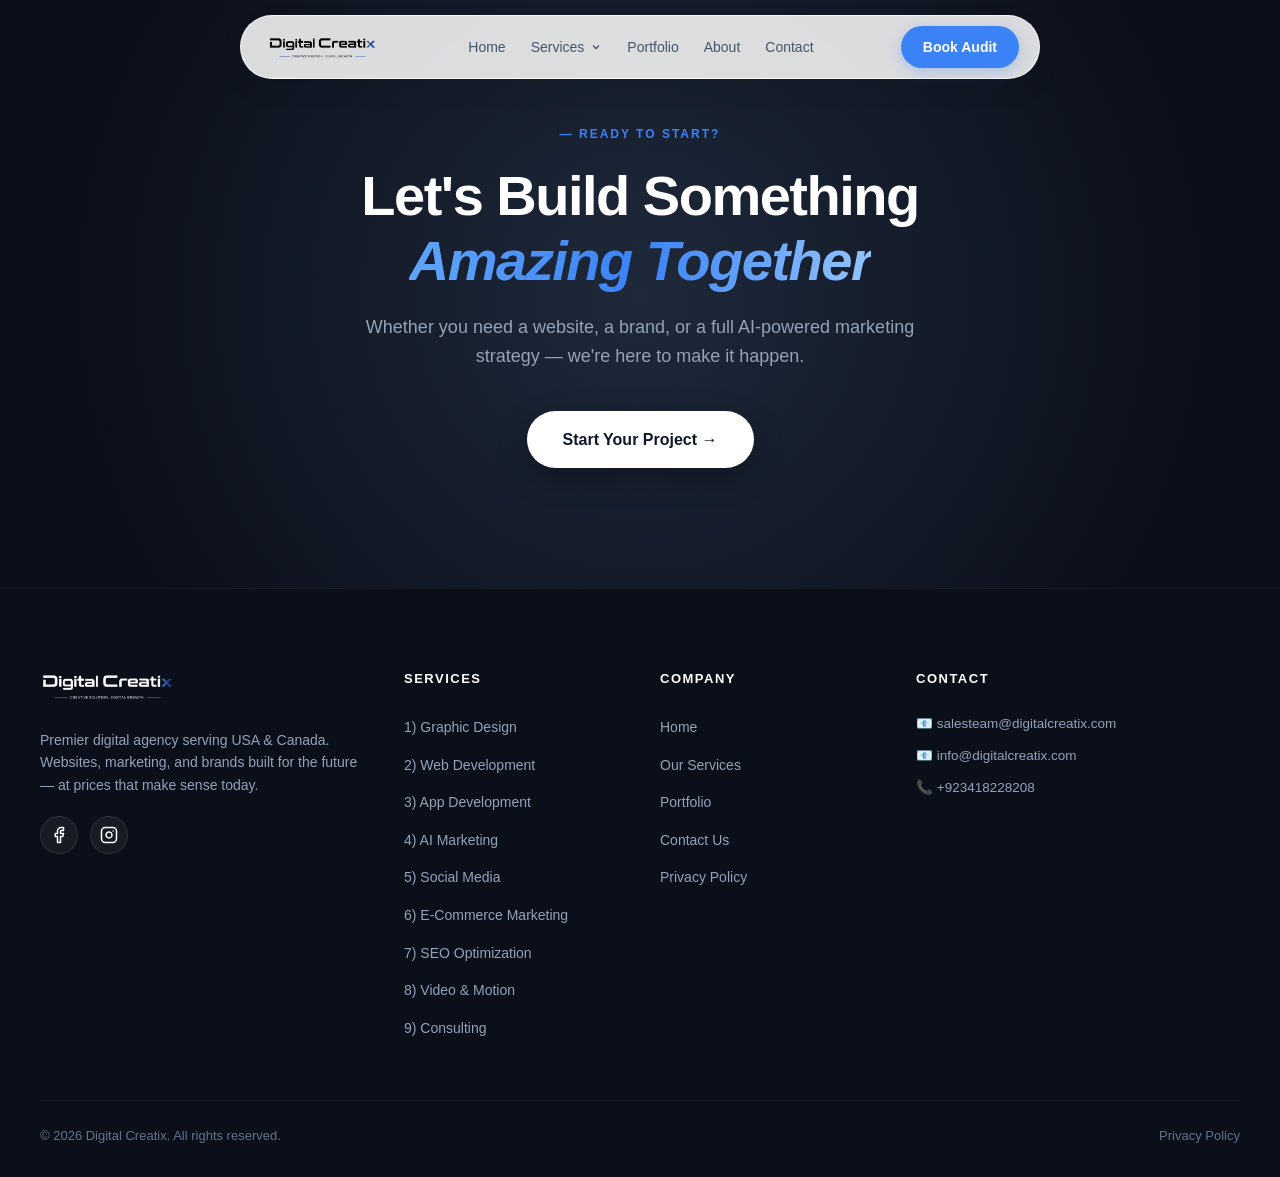
<file: videoanimation.html>
<!DOCTYPE html>
<html lang="en">
<head>
    <meta charset="UTF-8">
    <meta name="viewport" content="width=device-width, initial-scale=1.0">
    <title>Digital Creatix | Creative Solution. Real Growth.</title>
    <link rel="stylesheet" href="style.css">
    <link rel="icon" type="image/png" href="Webicontop.png">
</head>
<body>
<!-- Floating Pill Navigation Bar -->
<div class="nav-container">
    <nav>
        <!-- Logo Image -->
        <a href="index.html" class="logo">
            <img src="Webnavlogo.png" alt="Digital Creatix Logo" class="nav-logo-img">
        </a>

        <ul class="nav-links">
            <li><a href="index.html">Home</a></li>
            
            <!-- Dropdown inside Services -->
            <li class="nav-dropdown-wrapper" id="servicesDropdown">
                <a href="#" class="services-toggle-btn" id="servicesToggle">
                    Services 
                    <svg width="12" height="12" viewBox="0 0 24 24" fill="none" stroke="currentColor" stroke-width="2.5"><path d="M6 9l6 6 6-6"/></svg>
                </a>

                <!-- Dropdown Menu Box -->
                <div class="dropdown-menu-box" id="dropdownBox">
                    
                    <!-- 1st Item: All Services (Default Dark / Black bg with Blue Hover) -->
                    <a href="services.html" class="dropdown-item all-services-item">
                        <span class="dropdown-icon">✨</span>
                        <span>All Services</span>
                    </a>

                    <div class="dropdown-divider"></div>

                    <!-- Individual Services List -->
                    <a href="webdevelopment.html" class="dropdown-item">
                        <span class="dropdown-icon">💻</span>
                        <span>Web Development</span>
                    </a>

                    <a href="appdevelopmentservice.html" class="dropdown-item">
                        <span class="dropdown-icon">📱</span>
                        <span>App Development</span>
                    </a>

                    <a href="graphicdesignservice.html" class="dropdown-item">
                        <span class="dropdown-icon">🎨</span>
                        <span>Graphic Design</span>
                    </a>

                    <a href="seo.html" class="dropdown-item">
                        <span class="dropdown-icon">📈</span>
                        <span>SEO & Growth</span>
                    </a>

                    <a href="aimarketingservices.html" class="dropdown-item">
                        <span class="dropdown-icon">🤖</span>
                        <span>AI Marketing</span>
                    </a>

                    <a href="videomotionservices.html" class="dropdown-item">
                        <span class="dropdown-icon">🎬</span>
                        <span>Video & Motion</span>
                    </a>

                    <a href="smmpservices.html" class="dropdown-item">
                        <span class="dropdown-icon">📢</span>
                        <span>Social Media Marketing</span>
                    </a>

                    <a href="ecommerce.html" class="dropdown-item">
                        <span class="dropdown-icon">🛒</span>
                        <span>E-Commerce</span>
                    </a>

                </div>
            </li>

            <li><a href="portfolio.html">Portfolio</a></li>
            <li><a href="about.html">About</a></li>
            <li><a href="contact.html">Contact</a></li>
        </ul>

        <a href="contact.html" class="audit-btn">Book Audit</a>
    

    <!-- Mobile Hamburger Button (Sirf mobile screen par dikhega) -->
            <button class="mobile-menu-btn" id="menuBtn" aria-label="Toggle Menu">
                <span></span>
                <span></span>
                <span></span>
            </button>
        </nav>
</div>
    
    <!-- Mobile Slide-out Sidebar Overlay -->
    <div class="sidebar-overlay" id="sidebarOverlay"></div>

    <!-- Mobile Slide-out Sidebar -->
    <div class="mobile-sidebar" id="mobileSidebar">
        <div class="sidebar-header">
            <span class="sidebar-title">— MENU</span>
            <button class="close-sidebar-btn" id="closeBtn">&times;</button>
        </div>

        <div class="sidebar-content-scroll">
            <!-- Navigation Links -->
            <div class="sidebar-nav-links">
                <a href="index.html">🏠 Home</a>
                
                <!-- Services Dropdown -->
                <div class="sidebar-dropdown-wrapper">
                    <button class="dropdown-toggle-btn" id="servicesDropdownBtn">
                        <span>⚙️ Services ▾</span>
                    </button>
                    <div class="dropdown-menu-list" id="servicesSubMenu">
                        <a href="graphic-design.html">1) 🎨 Graphic Design</a>
                        <a href="web-development.html">2) 💻 Website Dev / Design</a>
                        <a href="app-development.html">3) 📱 App Development</a>
                        <a href="social-media.html">4) 📢 Social Media Marketing</a>
                        <a href="ecommerce.html">5) 🛒 E-Commerce Marketing</a>
                        <a href="seo.html">6) 📈 SEO Optimization</a>
                        <a href="video-animation.html">7) 🎥 Video & Motion</a>
                        <a href="consulting.html">8) 💼 Strategic Consulting</a>
                    </div>
                </div>

                <a href="portfolio.html">🎨 Portfolio</a>
                <a href="privacy.html">🔒 Privacy Policy</a>
            </div>

            <!-- Contact Us Section -->
            <div class="sidebar-contact-section">
                <span class="sidebar-subtitle">— CONTACT US</span>
                <form class="sidebar-form" onsubmit="event.preventDefault(); alert('Message sent successfully!');">
                    <input type="text" placeholder="Your Name" required>
                    <input type="email" placeholder="Email Address" required>
                    <textarea placeholder="Tell us about your project..." rows="3" required></textarea>
                    
                    <label class="sidebar-checkbox-label">
                        <input type="checkbox" required>
                        <span>I agree to the <a href="privacy.html" target="_blank">Privacy Policy</a></span>
                    </label>

                    <button type="submit" class="sidebar-send-btn">Send Message →</button>
                </form>
            </div>

            <!-- Find Us / Footer Info -->
            <div class="sidebar-find-us">
                <span class="sidebar-subtitle">— FIND US</span>
                <p>📧 salesteam@digitalcreatix.com</p>
                <p>📧 info@digitalcreatix.com</p>
                <p>📞 +923418228208</p>
            </div>
        </div>
    </div>
    <!-- Dark CTA Section (Let's Build Something Amazing Together) -->
<section class="cta-dark-section">
    <div class="cta-dark-content">
        <span class="cta-badge">— READY TO START?</span>
        <h2>Let's Build Something <br><span class="cta-italic-gradient">Amazing Together</span></h2>
        <p>Whether you need a website, a brand, or a full AI-powered marketing strategy — we're here to make it happen.</p>
        <a href="contact.html" class="cta-white-btn">Start Your Project →</a>
    </div>
</section>

<!-- Footer Section -->
<footer class="footer-section">
    <div class="footer-container">
        <!-- Column 1: Logo & Bio (Left Aligned) -->
        <div class="footer-col footer-brand-col">
            <a href="index.html" class="footer-logo">
                <!-- Yahan aap apna white logo add kar sakte hain -->
                <img src="Navbarlogo.png" alt="Digital Creatix Logo" class="footer-logo-img">
            </a>
            <p class="footer-bio">Premier digital agency serving USA & Canada. Websites, marketing, and brands built for the future — at prices that make sense today.</p>
            <div class="footer-socials">
                <a href="#" aria-label="Facebook"><svg width="18" height="18" viewBox="0 0 24 24" fill="none" stroke="currentColor" stroke-width="2" stroke-linecap="round" stroke-linejoin="round"><path d="M18 2h-3a5 5 0 0 0-5 5v3H7v4h3v8h4v-8h3l1-4h-4V7a1 1 0 0 1 1-1h3z"></path></svg></a>
                <a href="#" aria-label="Instagram"><svg width="18" height="18" viewBox="0 0 24 24" fill="none" stroke="currentColor" stroke-width="2" stroke-linecap="round" stroke-linejoin="round"><rect x="2" y="2" width="20" height="20" rx="5" ry="5"></rect><path d="M16 11.37A4 4 0 1 1 12.63 8 4 4 0 0 1 16 11.37z"></path><line x1="17.5" y1="6.5" x2="17.51" y2="6.5"></line></svg></a>
            </div>
        </div>

        <!-- Column 2: Services Links -->
        <div class="footer-col">
            <h3>SERVICES</h3>
            <ul class="footer-links">
                <li><a href="graphicdesign.html">1) Graphic Design</a></li>
                <li><a href="webdevelopment.html">2) Web Development</a></li>
                <li><a href="appdevelopment.html">3) App Development</a></li>
                <li><a href="AImarketing.html">4) AI Marketing</a></li>
                <li><a href="social-media.html">5) Social Media</a></li>
                <li><a href="ecommerce.html">6) E-Commerce Marketing</a></li>
                <li><a href="seo.html">7) SEO Optimization</a></li>
                <li><a href="video-animation.html">8) Video & Motion</a></li>
                <li><a href="services.html">9) Consulting</a></li>
            </ul>
        </div>

        <!-- Column 3: Company Links -->
        <div class="footer-col">
            <h3>COMPANY</h3>
            <ul class="footer-links">
                <li><a href="index.html">Home</a></li>
                <li><a href="about.html">Our Services</a></li>
                <li><a href="portfolio.html">Portfolio</a></li>
                <li><a href="contact.html">Contact Us</a></li>
                <li><a href="privacy.html">Privacy Policy</a></li>
            </ul>
        </div>

        <!-- Column 4: Contact Info -->
        <div class="footer-col">
            <h3>CONTACT</h3>
            <ul class="footer-contact-list">
                <li>📧 salesteam@digitalcreatix.com</li>
                <li>📧 info@digitalcreatix.com</li>
                <li>📞 +923418228208</li>
            </ul>
        </div>
    </div>

    <!-- Footer Bottom Strip (Aligned with Logo Left) -->
    <div class="footer-bottom">
        <p>© 2026 Digital Creatix. All rights reserved.</p>
        <a href="privacy.html">Privacy Policy</a>
    </div>
</footer>

<!-- Navbar services Dropdown -->
    <script>
    document.addEventListener("DOMContentLoaded", function() {
        const dropdownWrapper = document.getElementById('servicesDropdown');
        const servicesToggle = document.getElementById('servicesToggle');

        // Toggle dropdown on click
        servicesToggle.addEventListener('click', function(e) {
            e.preventDefault();
            dropdownWrapper.classList.toggle('active');
        });

        // Close dropdown when clicking outside
        document.addEventListener('click', function(e) {
            if (!dropdownWrapper.contains(e.target)) {
                dropdownWrapper.classList.remove('active');
            }
        });
    });
</script>
    <!-- Auto-Rotating Expanding Accordion -->
    <script>
    const cards = document.querySelectorAll('.acc-card');
    let currentIndex = 0;

    function autoRotateAccordion() {
        // Sab cards se active class hatao
        cards.forEach(card => card.classList.remove('active'));
        
        // Current index wale card par active class lagao
        cards[currentIndex].classList.add('active');
        
        // Agla index set karo (6 images hain toh 0 se 5 tak ghumega)
        currentIndex = (currentIndex + 1) % cards.length;
    }

    // Har 1 second (1000 milliseconds) baad function chalega
    setInterval(autoRotateAccordion, 1000);
</script>
     <!-- Mobile Sidebar & Dropdown JavaScript for Services Page -->
    <script>
        document.addEventListener("DOMContentLoaded", function () {
            // 1. Mobile Sidebar Open / Close Logic
            const menuBtn = document.getElementById('menuBtn');
            const closeBtn = document.getElementById('closeBtn');
            const mobileSidebar = document.getElementById('mobileSidebar');
            const sidebarOverlay = document.getElementById('sidebarOverlay');

            if (menuBtn && mobileSidebar && sidebarOverlay) {
                menuBtn.addEventListener('click', () => {
                    mobileSidebar.classList.add('active');
                    sidebarOverlay.classList.add('active');
                });

                function closeMenu() {
                    mobileSidebar.classList.remove('active');
                    sidebarOverlay.classList.remove('active');
                }

                if (closeBtn) closeBtn.addEventListener('click', closeMenu);
                sidebarOverlay.addEventListener('click', closeMenu);
            }

            // 2. Mobile Services Dropdown Toggle Logic
            const servicesDropdownBtn = document.getElementById('servicesDropdownBtn');
            const servicesSubMenu = document.getElementById('servicesSubMenu');

            if (servicesDropdownBtn && servicesSubMenu) {
                servicesDropdownBtn.addEventListener('click', (e) => {
                    e.preventDefault(); // Page ko upar scroll hone se rokne ke liye
                    servicesSubMenu.classList.toggle('active');
                });
            }
        });
    </script>
   
</body>
</html>
</file>
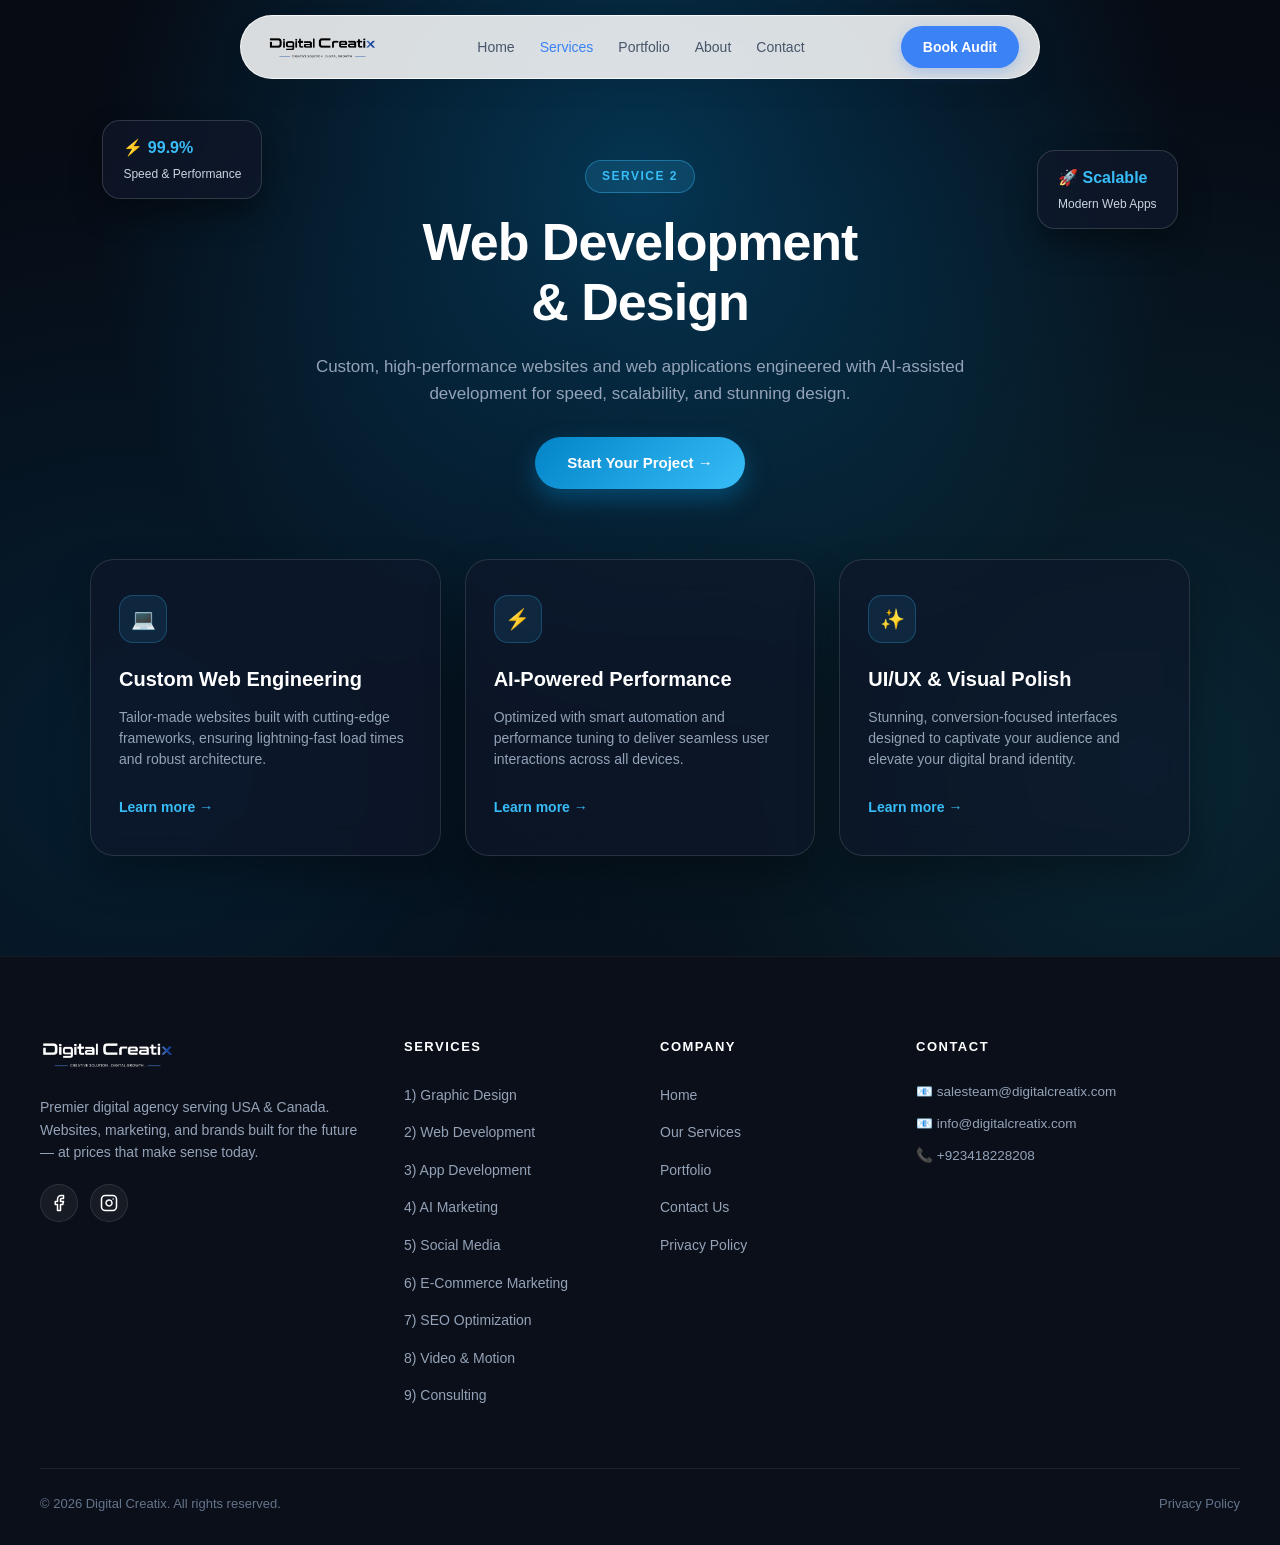
<file: web-development.html>
<!DOCTYPE html>
<html lang="en">
<head>
    <meta charset="UTF-8">
    <meta name="viewport" content="width=device-width, initial-scale=1.0">
    <title>Digital Creatix | Creative Solution. Real Growth.</title>
    <link rel="stylesheet" href="style.css">
    <link rel="icon" type="image/png" href="Webicontop.png">
</head>
<body>
 <!-- Floating Pill Navigation Bar -->
    <div class="nav-container">
        <nav>
           <!-- Logo Image -->
<a href="index.html" class="logo">
    <img src="Webnavlogo.png" alt="Digital Creatix Logo" class="nav-logo-img">
</a>
            <ul class="nav-links">
                <li><a href="index.html">Home</a></li>
                <li><a href="about.html" class="active">Services</a></li>
                <li><a href="services.html">Portfolio</a></li>
                <li><a href="portfolio.html">About</a></li>
                <li><a href="contact.html">Contact</a></li>
            </ul>
            <a href="contact.html" class="audit-btn">Book Audit</a>

            <!-- Mobile Hamburger Button (Sirf mobile screen par dikhega) -->
            <button class="mobile-menu-btn" id="menuBtn" aria-label="Toggle Menu">
                <span></span>
                <span></span>
                <span></span>
            </button>
        </nav>
    </div>

    <!-- Mobile Slide-out Sidebar Overlay -->
    <div class="sidebar-overlay" id="sidebarOverlay"></div>

    <!-- Mobile Slide-out Sidebar -->
    <div class="mobile-sidebar" id="mobileSidebar">
        <div class="sidebar-header">
            <span class="sidebar-title">— MENU</span>
            <button class="close-sidebar-btn" id="closeBtn">&times;</button>
        </div>

        <div class="sidebar-content-scroll">
            <!-- Navigation Links -->
            <div class="sidebar-nav-links">
                <a href="index.html">🏠 Home</a>
                
                <!-- Services Dropdown -->
                <div class="sidebar-dropdown-wrapper">
                    <button class="dropdown-toggle-btn" id="servicesDropdownBtn">
                        <span>⚙️ Services ▾</span>
                    </button>
                    <div class="dropdown-menu-list" id="servicesSubMenu">
                        <a href="graphic-design.html">1) 🎨 Graphic Design</a>
                        <a href="web-development.html">2) 💻 Website Dev / Design</a>
                        <a href="app-development.html">3) 📱 App Development</a>
                        <a href="social-media.html">4) 📢 Social Media Marketing</a>
                        <a href="ecommerce.html">5) 🛒 E-Commerce Marketing</a>
                        <a href="seo.html">6) 📈 SEO Optimization</a>
                        <a href="video-animation.html">7) 🎥 Video & Motion</a>
                        <a href="consulting.html">8) 💼 Strategic Consulting</a>
                    </div>
                </div>

                <a href="portfolio.html">🎨 Portfolio</a>
                <a href="privacy.html">🔒 Privacy Policy</a>
            </div>

            <!-- Contact Us Section -->
            <div class="sidebar-contact-section">
                <span class="sidebar-subtitle">— CONTACT US</span>
                <form class="sidebar-form" onsubmit="event.preventDefault(); alert('Message sent successfully!');">
                    <input type="text" placeholder="Your Name" required>
                    <input type="email" placeholder="Email Address" required>
                    <textarea placeholder="Tell us about your project..." rows="3" required></textarea>
                    
                    <label class="sidebar-checkbox-label">
                        <input type="checkbox" required>
                        <span>I agree to the <a href="privacy.html" target="_blank">Privacy Policy</a></span>
                    </label>

                    <button type="submit" class="sidebar-send-btn">Send Message →</button>
                </form>
            </div>

            <!-- Find Us / Footer Info -->
            <div class="sidebar-find-us">
                <span class="sidebar-subtitle">— FIND US</span>
                <p>📧 salesteam@digitalcreatix.com</p>
                <p>📧 info@digitalcreatix.com</p>
                <p>📞 +923418228208</p>
            </div>
        </div>
    </div>
    <!-- Inner Service Hero & Cards Section -->
    <section class="inner-service-hero">
        
        <!-- Floating Stat Card (Top Left) -->
        <div class="floating-stat-card stat-left">
            <span class="stat-badge">⚡ 99.9%</span>
            <p>Speed & Performance</p>
        </div>

        <!-- Floating Stat Card (Top Right) -->
        <div class="floating-stat-card stat-right">
            <span class="stat-badge">🚀 Scalable</span>
            <p>Modern Web Apps</p>
        </div>

        <div class="inner-service-container">
            
            <!-- Hero Content -->
            <div class="inner-hero-content">
                <span class="inner-service-tag">SERVICE 2</span>
                <h1>Web Development <br>& Design</h1>
                <p>Custom, high-performance websites and web applications engineered with AI-assisted development for speed, scalability, and stunning design.</p>
                
                <a href="contact.html" class="inner-hero-cta">Start Your Project →</a>
            </div>

            <!-- 3 Glassmorphism Cards Grid -->
            <div class="inner-cards-grid">
                
                <!-- Card 1 -->
                <div class="inner-feature-card">
                    <div class="card-icon-box">💻</div>
                    <h3>Custom Web Engineering</h3>
                    <p>Tailor-made websites built with cutting-edge frameworks, ensuring lightning-fast load times and robust architecture.</p>
                    <a href="#" class="card-link">Learn more →</a>
                </div>

                <!-- Card 2 -->
                <div class="inner-feature-card">
                    <div class="card-icon-box">⚡</div>
                    <h3>AI-Powered Performance</h3>
                    <p>Optimized with smart automation and performance tuning to deliver seamless user interactions across all devices.</p>
                    <a href="#" class="card-link">Learn more →</a>
                </div>

                <!-- Card 3 -->
                <div class="inner-feature-card">
                    <div class="card-icon-box">✨</div>
                    <h3>UI/UX & Visual Polish</h3>
                    <p>Stunning, conversion-focused interfaces designed to captivate your audience and elevate your digital brand identity.</p>
                    <a href="#" class="card-link">Learn more →</a>
                </div>

            </div>

        </div>
    </section>

    
    <!-- Mobile Sidebar & Dropdown JavaScript for Services Page -->
    <script>
        document.addEventListener("DOMContentLoaded", function () {
            // 1. Mobile Sidebar Open / Close Logic
            const menuBtn = document.getElementById('menuBtn');
            const closeBtn = document.getElementById('closeBtn');
            const mobileSidebar = document.getElementById('mobileSidebar');
            const sidebarOverlay = document.getElementById('sidebarOverlay');

            if (menuBtn && mobileSidebar && sidebarOverlay) {
                menuBtn.addEventListener('click', () => {
                    mobileSidebar.classList.add('active');
                    sidebarOverlay.classList.add('active');
                });

                function closeMenu() {
                    mobileSidebar.classList.remove('active');
                    sidebarOverlay.classList.remove('active');
                }

                if (closeBtn) closeBtn.addEventListener('click', closeMenu);
                sidebarOverlay.addEventListener('click', closeMenu);
            }

            // 2. Mobile Services Dropdown Toggle Logic
            const servicesDropdownBtn = document.getElementById('servicesDropdownBtn');
            const servicesSubMenu = document.getElementById('servicesSubMenu');

            if (servicesDropdownBtn && servicesSubMenu) {
                servicesDropdownBtn.addEventListener('click', (e) => {
                    e.preventDefault(); // Page ko upar scroll hone se rokne ke liye
                    servicesSubMenu.classList.toggle('active');
                });
            }
        });
    </script>
    
    
<!-- Footer Section -->
<footer class="footer-section">
    <div class="footer-container">
        <!-- Column 1: Logo & Bio (Left Aligned) -->
        <div class="footer-col footer-brand-col">
            <a href="index.html" class="footer-logo">
                <!-- Yahan aap apna white logo add kar sakte hain -->
                <img src="Navbarlogo.png" alt="Digital Creatix Logo" class="footer-logo-img">
            </a>
            <p class="footer-bio">Premier digital agency serving USA & Canada. Websites, marketing, and brands built for the future — at prices that make sense today.</p>
            <div class="footer-socials">
                <a href="#" aria-label="Facebook"><svg width="18" height="18" viewBox="0 0 24 24" fill="none" stroke="currentColor" stroke-width="2" stroke-linecap="round" stroke-linejoin="round"><path d="M18 2h-3a5 5 0 0 0-5 5v3H7v4h3v8h4v-8h3l1-4h-4V7a1 1 0 0 1 1-1h3z"></path></svg></a>
                <a href="#" aria-label="Instagram"><svg width="18" height="18" viewBox="0 0 24 24" fill="none" stroke="currentColor" stroke-width="2" stroke-linecap="round" stroke-linejoin="round"><rect x="2" y="2" width="20" height="20" rx="5" ry="5"></rect><path d="M16 11.37A4 4 0 1 1 12.63 8 4 4 0 0 1 16 11.37z"></path><line x1="17.5" y1="6.5" x2="17.51" y2="6.5"></line></svg></a>
            </div>
        </div>

        <!-- Column 2: Services Links -->
        <div class="footer-col">
            <h3>SERVICES</h3>
            <ul class="footer-links">
                <li><a href="graphic-design.html">1) Graphic Design</a></li>
                <li><a href="web-development.html">2) Web Development</a></li>
                <li><a href="app-development.html">3) App Development</a></li>
                <li><a href="AImarketing.html">4) AI Marketing</a></li>
                <li><a href="social-media.html">5) Social Media</a></li>
                <li><a href="ecommerce.html">6) E-Commerce Marketing</a></li>
                <li><a href="seo.html">7) SEO Optimization</a></li>
                <li><a href="video-animation.html">8) Video & Motion</a></li>
                <li><a href="services.html">9) Consulting</a></li>
            </ul>
        </div>

        <!-- Column 3: Company Links -->
        <div class="footer-col">
            <h3>COMPANY</h3>
            <ul class="footer-links">
                <li><a href="index.html">Home</a></li>
                <li><a href="about.html">Our Services</a></li>
                <li><a href="portfolio.html">Portfolio</a></li>
                <li><a href="contact.html">Contact Us</a></li>
                <li><a href="privacy.html">Privacy Policy</a></li>
            </ul>
        </div>

        <!-- Column 4: Contact Info -->
        <div class="footer-col">
            <h3>CONTACT</h3>
            <ul class="footer-contact-list">
                <li>📧 salesteam@digitalcreatix.com</li>
                <li>📧 info@digitalcreatix.com</li>
                <li>📞 +923418228208</li>
            </ul>
        </div>
    </div>

    <!-- Footer Bottom Strip (Aligned with Logo Left) -->
    <div class="footer-bottom">
        <p>© 2026 Digital Creatix. All rights reserved.</p>
        <a href="privacy.html">Privacy Policy</a>
    </div>
</footer>

</body>
</html>
</file>
<file: style.css>
* { 
    margin: 0; 
    padding: 0; 
    box-sizing: border-box; 
    font-family: 'Segoe UI', Tahoma, Geneva, Verdana, sans-serif; 
}
html, body {
    max-width: 100%;
    overflow-x: hidden;
}
/* Koi bhi section screen se bahar na nikle */
section, div {
    max-width: 100%;
    box-sizing: border-box;
}
body { 
    background: #f4f6f9; /* Ekdam clean aur premium neutral shade jo poori website par aik jaisa chalega */
    color: #0f172a; 
    line-height: 1.6; 
    overflow-x: hidden;
}

.logo { 
    font-size: 18px; 
    font-weight: bold; 
    color: #0f172a; 
    text-decoration: none; 
    display: flex;
    align-items: center;
    gap: 8px;
    padding-left: 10px;
}
.logo-icon {
    background: #3b82f6;
    color: #fff;
    width: 28px;
    height: 28px;
    display: flex;
    align-items: center;
    justify-content: center;
    border-radius: 50%;
    font-size: 14px;
}
.nav-links { 
    display: flex; 
    gap: 25px; 
    list-style: none; 
    align-items: center; 
}
.nav-links a { 
    color: #475569; 
    text-decoration: none; 
    font-size: 14px; 
    font-weight: 500; 
    transition: 0.3s; 
}
.nav-links a:hover, .nav-links a.active { 
    color: #3b82f6; 
}

.audit-btn { 
    background-color: #3b82f6; 
    color: #ffffff; 
    padding: 10px 22px; 
    border-radius: 30px; 
    text-decoration: none; 
    font-weight: 600; 
    font-size: 14px; 
    box-shadow: 0 4px 14px rgba(59, 130, 246, 0.3);
    transition: 0.3s; 
}
.audit-btn:hover { 
    background-color: #2563eb; 
}

/* Hero Section */
.hero { 
    text-align: center; 
    padding: 150px 20px 60px 20px; 
    max-width: 850px; 
    margin: 0 auto;
}
.hero h1 { 
    font-size: 54px; 
    margin-bottom: 20px; 
    font-weight: 800; 
    letter-spacing: -1.5px;
    color: #0f172a;
    line-height: 1.15;
}
.hero h1 span { 
    color: #3b82f6; 
}
.hero p { 
    font-size: 18px; 
    color: #475569; 
    margin-bottom: 35px; 
    max-width: 650px;
    margin-left: auto;
    margin-right: auto;
}

.primary-cta { 
    display: inline-flex;
    align-items: center;
    gap: 8px;
    background-color: #3b82f6; 
    color: #ffffff; 
    padding: 16px 36px; 
    border-radius: 35px; 
    text-decoration: none; 
    font-weight: bold; 
    font-size: 16px; 
    box-shadow: 0 10px 25px rgba(59, 130, 246, 0.35);
    transition: 0.3s;
}
.primary-cta:hover {
    background-color: #2563eb;
    transform: translateY(-2px);
}

/* Web Showcase / Mockups Section */
.showcase-container {
    display: flex;
    justify-content: center;
    gap: 30px;
    padding: 40px 20px 80px 20px;
    max-width: 1100px;
    margin: 0 auto;
    flex-wrap: wrap;
}

.mockup-card {
    background: #ffffff;
    border: 1px solid rgba(0, 0, 0, 0.08);
    border-radius: 16px;
    width: 460px;
    box-shadow: 0 20px 40px rgba(0, 0, 0, 0.06);
    overflow: hidden;
    text-align: left;
    position: relative;
}

.mockup-header {
    background: #f8fafc;
    padding: 12px 16px;
    border-bottom: 1px solid #e2e8f0;
    display: flex;
    align-items: center;
    gap: 8px;
}

.dot {
    width: 10px;
    height: 10px;
    border-radius: 50%;
    background: #cbd5e1;
}
.dot.red { background: #ef4444; }
.dot.yellow { background: #f59e0b; }
.dot.green { background: #10b981; }

.mockup-url {
    background: #ffffff;
    border: 1px solid #e2e8f0;
    padding: 4px 15px;
    border-radius: 6px;
    font-size: 12px;
    color: #64748b;
    margin-left: 10px;
    flex-grow: 1;
}

.mockup-body {
    padding: 30px;
    background: linear-gradient(135deg, #f8fafc 0%, #ffffff 100%);
    min-height: 220px;
    display: flex;
    flex-direction: column;
    justify-content: center;
}

.mockup-body h3 {
    font-size: 22px;
    color: #0f172a;
    margin-bottom: 10px;
}

.mockup-body p {
    font-size: 14px;
    color: #64748b;
    margin-bottom: 20px;
}

.mockup-tag {
    display: inline-block;
    background: #e0f2fe;
    color: #0284c7;
    padding: 4px 12px;
    border-radius: 20px;
    font-size: 12px;
    font-weight: 600;
    width: fit-content;
}

.badge-tag {
    position: absolute;
    top: -12px;
    right: 25px;
    background: #0f172a;
    color: #ffffff;
    padding: 6px 14px;
    border-radius: 20px;
    font-size: 12px;
    font-weight: bold;
    box-shadow: 0 4px 10px rgba(0,0,0,0.15);
}

/* Typing Effect Styling */
.dynamic-text-wrapper {
    font-size: 24px;
    font-weight: 600;
    color: #475569;
    margin-top: 15px;
    margin-bottom: 35px;
    height: 40px;
    text-align: center;
}
.dynamic-text {
    color: #3b82f6;
    border-right: 3px solid #3b82f6;
    padding-right: 4px;
    animation: blink 0.75s infinite;
}
@keyframes blink {
    0% { border-color: transparent; }
    50% { border-color: #3b82f6; }
    100% { border-color: transparent; }
}

@media(max-width: 768px) {
    .hero h1 { font-size: 36px; }
    .nav-links { display: none; }
    nav { width: 95%; }
}

/* Bottom-Left Floating Language Dropup */
.lang-dropup-container {
    position: fixed;
    bottom: 25px;
    left: 25px;
    z-index: 9999;
}
.lang-btn {
    background: #ffffff;
    color: #0f172a;
    border: 1px solid rgba(0, 0, 0, 0.1);
    padding: 10px 18px;
    border-radius: 30px;
    font-size: 14px;
    font-weight: 600;
    cursor: pointer;
    box-shadow: 0 10px 25px rgba(0, 0, 0, 0.1);
    display: flex;
    align-items: center;
    gap: 8px;
    transition: 0.3s;
}
.lang-btn:hover {
    background: #f8fafc;
    border-color: #3b82f6;
    transform: translateY(-2px);
}
.lang-menu {
    position: absolute;
    bottom: 55px;
    left: 0;
    background: #ffffff;
    border: 1px solid rgba(0, 0, 0, 0.1);
    border-radius: 12px;
    box-shadow: 0 10px 30px rgba(0, 0, 0, 0.12);
    width: 180px;
    display: none;
    flex-direction: column;
    overflow: hidden;
    padding: 6px 0;
}
.lang-menu.show {
    display: flex;
}
.lang-item {
    padding: 10px 16px;
    font-size: 13px;
    color: #475569;
    text-decoration: none;
    cursor: pointer;
    transition: 0.2s;
    font-weight: 500;
}
.lang-item:hover {
    background: #f1f5f9;
    color: #3b82f6;
    padding-left: 20px;
}
/* Trusted By Clean Minimalist Marquee */
.trusted-section {
    padding: 30px 0 50px 0;
    text-align: center;
    max-width: 1000px;
    margin: 0 auto;
}
.trusted-title {
    font-size: 13px;
    font-weight: 500;
    text-transform: uppercase;
    letter-spacing: 1px;
    color: #64748b;
    margin-bottom: 25px;
    text-align: center;
}

/* Slider Container */
.logos-slider {
    display: flex;
    overflow: hidden;
    width: 100%;
    position: relative;
    mask-image: linear-gradient(to right, transparent, black 15%, black 85%, transparent);
    -webkit-mask-image: linear-gradient(to right, transparent, black 15%, black 85%, transparent);
}

.logos-track {
    display: flex;
    flex-direction: row;
    gap: 60px; /* Logos ke darmiyan khula fasla */
    align-items: center;
    width: max-content;
    animation: scrollLogos 30s linear infinite;
}

/* Baghair box ya background ke clean logo items */
.logo-item {
    background: transparent !important;
    border: none !important;
    box-shadow: none !important;
    padding: 0 !important;
    display: flex;
    align-items: center;
    justify-content: center;
    white-space: nowrap;
}

.logo-item img {
    height: 28px; /* Bilkul reference image jaisa size */
    width: auto;
    object-fit: contain;
    opacity: 0.8;
    transition: 0.3s;
}

.logo-item img:hover {
    opacity: 1;
}

/* Smooth Infinite Scroll */
@keyframes scrollLogos {
    0% {
        transform: translateX(0);
    }
    100% {
        transform: translateX(-50%);
    }
}
/* Hero Section - 1440px Full Professional Width */
.hero {
    position: relative;
    padding: 80px 40px 60px 40px;
    text-align: center;
    width: 100%;
    max-width: 1440px;
    margin: 0 auto;
    box-sizing: border-box;
    overflow: hidden;
}

/* Floating Cards Wrapper for 1400px Layout */
.hero-floating-cards {
    display: none; /* Mobile par hide */
}

/* Hero Section Container */
.hero {
    position: relative;
    padding: 130px 40px 60px 40px;
    text-align: center;
    width: 100%;
    max-width: 1400px;
    margin: 0 auto;
    box-sizing: border-box;
    overflow: hidden;
}

/* Floating Cards Container */
.hero-floating-cards {
    position: absolute;
    width: 100%;
    height: 100%;
    top: 0;
    left: 0;
    pointer-events: none;
    box-sizing: border-box;
    padding: 0 30px;
    z-index: 3;
}

/* Base Floating Card Style */
.floating-card {
    position: absolute;
    top: 45%;
    transform: translateY(-50%);
    background: #ffffff;
    border: 1px solid rgba(0, 0, 0, 0.08);
    padding: 16px 20px;
    border-radius: 14px;
    box-shadow: 0 15px 35px rgba(0, 0, 0, 0.08);
    text-align: left;
    width: 240px;
    pointer-events: auto;
    animation: floatCard 4s ease-in-out infinite;
}

/* Left Card Fixed Position */
.card-left-1 {
    left: 40px !important;
}

/* Right Card Fixed Position */
.card-right-1 {
    right: 40px !important;
    animation-delay: 2s;
}

/* Card Typography */
.card-title {
    font-size: 12px;
    color: #64748b;
    font-weight: 600;
    margin-bottom: 4px;
    text-transform: uppercase;
    letter-spacing: 0.5px;
}

.card-value {
    font-size: 17px;
    font-weight: 700;
    color: #0f172a;
}

.card-badge {
    display: inline-block;
    font-size: 11px;
    padding: 3px 8px;
    border-radius: 20px;
    font-weight: 600;
    margin-top: 6px;
}

/* Floating Animation */
@keyframes floatCard {
    0%, 100% { transform: translateY(-50%); }
    50% { transform: translateY(calc(-50% - 8px)); }
}/* Features & Metrics Section Styling */
.features-metrics-section {
    max-width: 1400px;
    margin: 80px auto;
    padding: 0 40px;
    box-sizing: border-box;
}

.features-container {
    display: flex;
    flex-direction: column;
    gap: 40px;
}

@media (min-width: 1024px) {
    .features-container {
        flex-direction: row;
        align-items: center;
        justify-content: space-between;
    }
}

/* Left Intro */
.features-intro {
    flex: 1;
    max-width: 350px;
    text-align: left;
}

.features-intro h2 {
    font-size: 38px;
    font-weight: 800;
    color: #0f172a;
    line-height: 1.2;
    margin-bottom: 16px;
}

.features-intro p {
    font-size: 16px;
    color: #64748b;
    line-height: 1.5;
    margin-bottom: 24px;
}

.features-link {
    font-size: 15px;
    font-weight: 600;
    color: #2563eb;
    text-decoration: none;
}

.features-link:hover {
    text-decoration: underline;
}

/* Right Cards Grid */
.features-grid {
    flex: 2;
    display: grid;
    grid-template-columns: 1fr;
    gap: 20px;
}

@media (min-width: 768px) {
    .features-grid {
        grid-template-columns: repeat(3, 1fr);
    }
}

.feature-card {
    background: #ffffff;
    border: 1px solid rgba(0, 0, 0, 0.08);
    padding: 30px 24px;
    border-radius: 16px;
    box-shadow: 0 10px 25px rgba(0, 0, 0, 0.03);
    text-align: left;
    transition: transform 0.3s ease, box-shadow 0.3s ease;
}

.feature-card:hover {
    transform: translateY(-5px);
    box-shadow: 0 15px 35px rgba(0, 0, 0, 0.08);
}

.feature-icon {
    font-size: 24px;
    background: #f1f5f9;
    width: 48px;
    height: 48px;
    display: flex;
    align-items: center;
    justify-content: center;
    border-radius: 12px;
    margin-bottom: 20px;
}

.feature-card h3 {
    font-size: 18px;
    font-weight: 700;
    color: #0f172a;
    margin-bottom: 10px;
}

.feature-card p {
    font-size: 14px;
    color: #64748b;
    line-height: 1.5;
    margin-bottom: 20px;
}

.card-link {
    font-size: 14px;
    font-weight: 600;
    color: #2563eb;
    text-decoration: none;
}

.card-link:hover {
    text-decoration: underline;
}

/* Bottom Stats Row */
.stats-row {
    display: grid;
    grid-template-columns: repeat(2, 1fr);
    gap: 20px;
    margin-top: 60px;
    border-top: 1px solid rgba(0, 0, 0, 0.08);
    padding-top: 50px;
}

@media (min-width: 768px) {
    .stats-row {
        grid-template-columns: repeat(4, 1fr);
    }
}

.stat-box {
    text-align: center;
}

.stat-box h2 {
    font-size: 36px;
    font-weight: 800;
    color: #0f172a;
    margin-bottom: 6px;
}
/* Services Grid Section */
.services-grid-section {
    max-width: 1400px;
    margin: 100px auto;
    padding: 0 40px;
    box-sizing: border-box;
}

.services-section-header {
    text-align: center;
    margin-bottom: 50px;
}

.services-section-header h2 {
    font-size: 40px;
    font-weight: 800;
    color: #0f172a;
    margin-bottom: 10px;
}

.services-section-header p {
    font-size: 16px;
    color: #64748b;
}

/* 3x3 Grid Layout */
.services-grid-container {
    display: grid;
    grid-template-columns: 1fr;
    gap: 24px;
}

@media (min-width: 768px) {
    .services-grid-container {
        grid-template-columns: repeat(2, 1fr);
    }
}

@media (min-width: 1024px) {
    .services-grid-container {
        grid-template-columns: repeat(3, 1fr);
    }
}

/* Individual Service Card */
.service-card {
    position: relative;
    height: 420px;
    border-radius: 20px;
    overflow: hidden;
    text-decoration: none;
    display: flex;
    flex-direction: column;
    justify-content: flex-end;
    padding: 30px;
    box-sizing: border-box;
    background: #0f172a;
    box-shadow: 0 10px 30px rgba(0, 0, 0, 0.05);
    transition: transform 0.4s ease, box-shadow 0.4s ease;
}

.service-card:hover {
    transform: translateY(-8px);
    box-shadow: 0 20px 40px rgba(0, 0, 0, 0.15);
}

/* Background Image with Grayscale default */
.card-bg {
    position: absolute;
    top: 0;
    left: 0;
    width: 100%;
    height: 100%;
    background-size: cover;
    background-position: center;
    filter: grayscale(100%) brightness(0.7);
    transition: filter 0.6s ease, transform 0.6s ease;
    z-index: 1;
}

.service-card:hover .card-bg {
    filter: grayscale(0%) brightness(0.9); /* Hover par colorful ho jaye gi */
    transform: scale(1.05);
}

/* Dark Gradient Overlay for text readability */
.card-overlay {
    position: absolute;
    top: 0;
    left: 0;
    width: 100%;
    height: 100%;
    background: linear-gradient(to top, rgba(0,0,0,0.85) 0%, rgba(0,0,0,0.2) 60%, transparent 100%);
    z-index: 2;
    transition: background 0.4s ease;
}

.service-card:hover .card-overlay {
    background: linear-gradient(to top, rgba(0,0,0,0.9) 0%, rgba(0,0,0,0.3) 60%, transparent 100%);
}

/* Top Right Number (01, 02...) */
.card-number {
    position: absolute;
    top: 25px;
    right: 25px;
    font-size: 14px;
    font-weight: 700;
    color: rgba(255, 255, 255, 0.7);
    z-index: 3;
    letter-spacing: 1px;
}

/* Card Content (Heading & Paragraph) */
.card-content {
    position: relative;
    z-index: 3;
    transform: translateY(-2px); /* Default state par paragraph chhupa rehta hai */
    transition: transform 0.4s cubic-bezier(0.16, 1, 0.3, 1);
}

.service-card:hover .card-content {
    transform: translateY(0); /* Hover par heading upar hogi aur paragraph show hoga */
}

.card-content h3 {
    font-size: 24px;
    font-weight: 700;
    color: #ffffff;
    margin-bottom: 12px;
    line-height: 1.2;
}

.card-content p {
    font-size: 14px;
    color: rgba(255, 255, 255, 0.8);
    line-height: 1.5;
    opacity: 0;
    max-height: 0;
    overflow: hidden;
    transition: opacity 0.4s ease, max-height 0.4s ease;
}

.service-card:hover .card-content p {
    opacity: 1;
    max-height: 100px; /* Paragraph reveal animation */
}

/* Bottom-Right Blue Circle Arrow Icon */
.card-arrow {
    position: absolute;
    bottom: 25px;
    right: 25px;
    width: 44px;
    height: 44px;
    background: #2563eb; /* Aapka brand blue color */
    color: #ffffff;
    border-radius: 50%;
    display: flex;
    align-items: center;
    justify-content: center;
    z-index: 3;
    opacity: 0;
    transform: scale(0.8) translateY(10px);
    transition: all 0.4s cubic-bezier(0.16, 1, 0.3, 1);
}

.service-card:hover .card-arrow {
    opacity: 1;
    transform: scale(1) translateY(0);
}
.stat-box p {
    font-size: 14px;
    color: #64748b;
    font-weight: 500;
}
/* Mobile Menu Button Styles */
.mobile-menu-btn {
    display: flex;
    flex-direction: column;
    justify-content: space-between;
    width: 28px;
    height: 20px;
    background: transparent;
    border: none;
    cursor: pointer;
    padding: 0;
    z-index: 1001;
}

.mobile-menu-btn span {
    display: block;
    width: 100%;
    height: 2.5px;
    background-color: #0f172a;
    border-radius: 2px;
    transition: all 0.3s ease;
}

@media (min-width: 1024px) {
    .mobile-menu-btn {
        display: none; /* Desktop par hide rahega */
    }
}

/* /* Sidebar Overlay */
/* .sidebar-overlay {
    position: fixed;
    top: 0;
    left: 0;
    width: 100%;
    height: 100%;
    background: rgba(0, 0, 0, 0.4);
    backdrop-filter: blur(4px);
    z-index: 998;
    opacity: 0;
    visibility: hidden;
    transition: all 0.3s ease;
}

.sidebar-overlay.active {
    opacity: 1;
    visibility: visible;
} */ */

/* ================================================= */
/* FIXED Z-INDEX FOR NAVBAR & OVERLAY                */
/* ================================================= */


/* Sidebar Overlay */
.sidebar-overlay {
    position: fixed;
    top: 0;
    left: 0;
    width: 100%;
    height: 100%;
    background: rgba(0, 0, 0, 0.5);
    z-index: 9999; /* Navbar (50) se bohat upar */
    visibility: hidden;
    opacity: 0;
    transition: all 0.3s ease;
}

.sidebar-overlay.active {
    visibility: visible;
    opacity: 1;
}

/* ================================================= */
/* ADVANCED MOBILE SIDEBAR STYLING                   */
/* ================================================= */
.mobile-sidebar {
    position: fixed;
    top: 0;
    left: -100%; /* Ya right se khulta hai toh right-100% */
    width: 300px;
    height: 100%;
    background: #ffffff;
    z-index: 10000; /* Sabse upar layer */
    transition: all 0.4s cubic-bezier(0.16, 1, 0.3, 1);
    box-shadow: 5px 0 25px rgba(0, 0, 0, 0.1);
    overflow-y: auto;
}

.mobile-sidebar.active {
    left: 0; /* Jab active ho toh samne aa jaye */
}

.sidebar-header {
    display: flex;
    justify-content: space-between;
    align-items: center;
    padding: 20px 24px;
    border-bottom: 1px solid #f1f5f9;
}

.sidebar-title {
    font-size: 11px;
    font-weight: 700;
    color: #64748b;
    letter-spacing: 1.2px;
}

.close-sidebar-btn {
    background: #f1f5f9;
    border: none;
    font-size: 22px;
    width: 36px;
    height: 36px;
    border-radius: 50%;
    cursor: pointer;
    display: flex;
    align-items: center;
    justify-content: center;
    color: #0f172a;
    transition: background 0.2s;
}

.close-sidebar-btn:hover {
    background: #e2e8f0;
}

/* Scrollable Content Area */
.sidebar-content-scroll {
    padding: 20px 24px;
    overflow-y: auto;
    flex-grow: 1;
    box-sizing: border-box;
}

/* Navigation Links inside Sidebar */
.sidebar-nav-links {
    display: flex;
    flex-direction: column;
    gap: 8px;
    margin-bottom: 25px;
}

.sidebar-nav-links > a, .dropdown-toggle-btn {
    font-size: 15px;
    font-weight: 600;
    color: #0f172a;
    text-decoration: none;
    padding: 10px 12px;
    border-radius: 8px;
    background: transparent;
    border: none;
    width: 100%;
    text-align: left;
    cursor: pointer;
    display: flex;
    align-items: center;
    justify-content: space-between;
    transition: background 0.2s ease, color 0.2s ease;
}

.sidebar-nav-links > a:hover, .dropdown-toggle-btn:hover {
    background: #f8fafc;
    color: #3b82f6;
}

/* Services Dropdown Menu List */
.dropdown-menu-list {
    display: none;
    flex-direction: column;
    gap: 6px;
    padding-left: 12px;
    margin-top: 6px;
    border-left: 2px solid #e2e8f0;
}

.dropdown-menu-list.active {
    display: flex;
}

.dropdown-menu-list a {
    font-size: 13px;
    color: #475569;
    text-decoration: none;
    padding: 8px 10px;
    border-radius: 6px;
    display: block;
    transition: all 0.2s ease;
}

.dropdown-menu-list a:hover {
    background: #f1f5f9;
    color: #3b82f6;
    padding-left: 14px;
}

/* Contact Section inside Sidebar */
.sidebar-contact-section {
    border-top: 1px solid #f1f5f9;
    padding-top: 20px;
    margin-bottom: 20px;
}

.sidebar-subtitle {
    font-size: 11px;
    font-weight: 700;
    color: #64748b;
    letter-spacing: 1.2px;
    display: block;
    margin-bottom: 12px;
}

.sidebar-form {
    display: flex;
    flex-direction: column;
    gap: 12px;
}

.sidebar-form input, .sidebar-form textarea {
    width: 100%;
    padding: 11px 14px;
    font-size: 13px;
    background: #f8fafc;
    border: 1px solid #e2e8f0;
    border-radius: 8px;
    box-sizing: border-box;
    font-family: inherit;
    color: #0f172a;
    outline: none;
    transition: border-color 0.2s, background 0.2s;
}

.sidebar-form input:focus, .sidebar-form textarea:focus {
    border-color: #3b82f6;
    background: #ffffff;
}

.sidebar-checkbox-label {
    display: flex;
    align-items: flex-start;
    gap: 8px;
    font-size: 12px;
    color: #64748b;
    cursor: pointer;
    margin-top: 2px;
}

.sidebar-checkbox-label input {
    margin-top: 2px;
    width: auto;
    cursor: pointer;
}

.sidebar-checkbox-label a {
    color: #3b82f6;
    text-decoration: none;
}

.sidebar-checkbox-label a:hover {
    text-decoration: underline;
}

.sidebar-send-btn {
    background: #0f172a;
    color: #ffffff;
    border: none;
    padding: 12px;
    border-radius: 8px;
    font-size: 14px;
    font-weight: 600;
    cursor: pointer;
    margin-top: 4px;
    transition: background 0.2s ease;
}

.sidebar-send-btn:hover {
    background: #3b82f6;
}

/* Find Us / Footer Info inside Sidebar */
.sidebar-find-us {
    border-top: 1px solid #f1f5f9;
    padding-top: 20px;
    font-size: 12px;
    color: #64748b;
    line-height: 1.6;
}

.sidebar-find-us p {
    margin-bottom: 8px;
    word-break: break-all;
}
/* ================================================= */
/* 1. ORIGINAL COMPACT PILL NAVBAR CSS               */
/* ================================================= */

.logo { 
    font-size: 18px; 
    font-weight: bold; 
    color: #0f172a; 
    text-decoration: none; 
    display: flex;
    align-items: center;
    gap: 8px;
    padding-left: 10px;
}

.logo-icon {
    background: #3b82f6;
    color: #fff;
    width: 28px;
    height: 28px;
    display: flex;
    align-items: center;
    justify-content: center;
    border-radius: 50%;
    font-size: 14px;
}

.nav-links { 
    display: flex; 
    gap: 25px; 
    list-style: none; 
    align-items: center;
    margin: 0;
    padding: 0;
}

.nav-links a { 
    color: #475569; 
    text-decoration: none; 
    font-size: 14px; 
    font-weight: 500; 
    transition: 0.3s; 
}

.nav-links a:hover, .nav-links a.active { 
    color: #3b82f6; 
}

.audit-btn { 
    background-color: #3b82f6; 
    color: #ffffff; 
    padding: 10px 22px; 
    border-radius: 30px; 
    text-decoration: none; 
    font-weight: 600; 
    font-size: 14px; 
    box-shadow: 0 4px 14px rgba(59, 130, 246, 0.3);
    transition: 0.3s; 
}

.audit-btn:hover { 
    background-color: #2563eb; 
}

/* Mobile par desktop links hide karne ke liye */
@media (max-width: 1023px) {
    .nav-links, .audit-btn {
        display: none;
    }
}
/* ================================================= */
/* 1. FINAL CLEAN NAVBAR & LOGO STYLING              */
/* ================================================= */
.nav-container {
    display: flex;
    justify-content: center;
    position: fixed;
    top: 15px; /* Upar se thora sa gap */
    left: 0;
    width: 100%;
    z-index: 50; /* Bahut kam rakha hai taake sidebar iske upar aaye */
    padding: 0 20px;
    box-sizing: border-box;
}

nav { 
    display: flex; 
    justify-content: space-between; 
    align-items: center; 
    padding: 10px 20px; 
    background: rgba(255, 255, 255, 0.85); 
    backdrop-filter: blur(12px);
    -webkit-backdrop-filter: blur(12px);
    border: 1px solid rgba(255, 255, 255, 0.8);
    border-radius: 50px;
    width: 90%;
    max-width: 800px;
    box-shadow: 0 10px 30px rgba(0, 0, 0, 0.05);
    box-sizing: border-box;
}

.logo { 
    font-size: 18px; 
    font-weight: bold; 
    color: #0f172a; 
    text-decoration: none; 
    display: flex;
    align-items: center;
    gap: 8px;
    padding-left: 0;
}

/* Navbar Logo Image - Yeh image ko chota aur fit rakhe ga */
.nav-logo-img {
    height: 32px !important;
    width: auto !important;
    object-fit: contain;
    display: block;
}

.nav-links { 
    display: flex; 
    gap: 25px; 
    list-style: none; 
    align-items: center;
    margin: 0;
    padding: 0;
}

.nav-links a { 
    color: #475569; 
    text-decoration: none; 
    font-size: 14px; 
    font-weight: 500; 
    transition: 0.3s; 
}

.nav-links a:hover, .nav-links a.active { 
    color: #3b82f6; 
}

.audit-btn { 
    background-color: #3b82f6; 
    color: #ffffff; 
    padding: 10px 22px; 
    border-radius: 30px; 
    text-decoration: none; 
    font-weight: 600; 
    font-size: 14px; 
    box-shadow: 0 4px 14px rgba(59, 130, 246, 0.3);
    transition: 0.3s; 
}

.audit-btn:hover { 
    background-color: #2563eb; 
}

@media (max-width: 1023px) {
    .nav-links, .audit-btn {
        display: none;
    }
}
/* ================================================= */
/* OUR PROJECT ROADMAP SECTION STYLING               */
/* ================================================= */
.roadmap-section {
    max-width: 1350px;
    margin: 90px auto;
    padding: 0 30px;
    box-sizing: border-box;
    text-align: center;
}

.roadmap-header {
    margin-bottom: 50px;
}

.roadmap-header h2 {
    font-size: 42px;
    font-weight: 800;
    color: #0f172a;
    margin-bottom: 6px;
    letter-spacing: -1px;
}

.roadmap-subtitle {
    font-size: 24px;
    font-weight: 600;
    font-style: italic;
    color: #3b82f6;
    margin-bottom: 8px;
}

.roadmap-desc {
    font-size: 15px;
    color: #64748b;
}

/* Cards Grid Layout */
.roadmap-grid {
    display: grid;
    grid-template-columns: 1fr;
    gap: 20px;
}

@media (min-width: 768px) {
    .roadmap-grid {
        grid-template-columns: repeat(2, 1fr);
    }
}

@media (min-width: 1024px) {
    .roadmap-grid {
        grid-template-columns: repeat(4, 1fr);
    }
}

/* Individual Card Styling - Reduced Height & Wider Look */
.roadmap-card {
    background: #ffffff;
    border: 1px solid rgba(0, 0, 0, 0.08);
    border-radius: 18px;
    padding: 24px 22px; /* Height kam karne ke liye padding choti ki hai */
    text-align: left;
    box-shadow: 0 10px 25px rgba(0, 0, 0, 0.03);
    transition: transform 0.3s ease, box-shadow 0.3s ease, border-color 0.3s ease;
    display: flex;
    flex-direction: column;
    justify-content: space-between;
}

.roadmap-card:hover {
    transform: translateY(-6px);
    box-shadow: 0 18px 35px rgba(59, 130, 246, 0.1);
    border-color: rgba(59, 130, 246, 0.3);
}

/* Number aur Heading ko aik line (side-by-side) karne ke liye */
.card-top {
    display: flex;
    align-items: center;
    gap: 14px;
    margin-bottom: 12px;
}

/* Number Styling */
.roadmap-number {
    font-size: 28px; /* Thora balanced size taake heading ke sath fit aaye */
    font-weight: 800;
    color: #3b82f6;
    line-height: 1;
}

/* Card Heading */
.roadmap-card h3 {
    font-size: 17px;
    font-weight: 700;
    color: #0f172a;
    margin: 0;
    line-height: 1.25;
}

/* Card Description */
.roadmap-card p {
    font-size: 13.5px;
    color: #64748b;
    line-height: 1.5;
    margin: 0;
}
/* ================================================= */
/* FIXED CAROUSEL SECTION & CONTAINER (No Shadow Cut)*/
/* ================================================= */
.project-carousel-section {
    max-width: 1400px;
    margin: 100px auto;
    padding: 0 20px;
    text-align: center;
    overflow: visible; /* Yahan overflow visible kar diya hai */
}

.carousel-header {
    margin-bottom: 40px;
}

.carousel-header h2 {
    font-size: 38px;
    font-weight: 800;
    color: #0f172a;
    margin-bottom: 8px;
}

.carousel-header p {
    font-size: 16px;
    color: #64748b;
}

/* Carousel Outer Viewport */
.carousel-container {
    position: relative;
    width: 100%;
    overflow: visible; /* Yahan bhi overflow visible kar diya hai taake shadow na kate */
    padding: 50px 0;   /* Upar niche padding barha di hai taake shadow ke liye poori jagah ho */
    mask-image: linear-gradient(to right, transparent, black 10%, black 90%, transparent);
    -webkit-mask-image: linear-gradient(to right, transparent, black 10%, black 90%, transparent);
}

/* Moving Track */
.carousel-track {
    display: flex;
    gap: 20px;
    width: max-content;
    transition: transform 0.8s cubic-bezier(0.25, 1, 0.5, 1);
}

/* Individual Card Styling */
.carousel-card {
    width: 210px;
    height: 310px;
    border-radius: 16px;
    overflow: hidden;
    background: #ffffff;
    box-shadow: 0 10px 30px rgba(0, 0, 0, 0.08);
    transition: transform 0.6s ease, opacity 0.6s ease, filter 0.6s ease;
    flex-shrink: 0;
    opacity: 0.5;
    transform: scale(0.85);
    filter: brightness(0.7);
}

.carousel-card img {
    width: 100%;
    height: 100%;
    object-fit: cover;
    display: block;
}

/* Center Active Card (Bara aur Bright) */
.carousel-card.active {
    opacity: 1;
    transform: scale(1.15);
    filter: brightness(1);
    box-shadow: 0 20px 45px rgba(59, 130, 246, 0.25);
    z-index: 10;
}
/* ================================================= */
/* BETTER TOGETHER SECTION STYLING (Fixed Height & Gradient Line) */
/* ================================================= */
.better-together-section {
    max-width: 1400px;
    margin: 100px auto;
    padding: 0 40px;
    box-sizing: border-box;
    text-align: center;
}

.bt-header {
    margin-bottom: 50px;
}

.bt-badge {
    font-size: 12px;
    font-weight: 700;
    color: #3b82f6; /* Brand Blue */
    letter-spacing: 2px;
    text-transform: uppercase;
    display: inline-block;
    margin-bottom: 10px;
}

.bt-header h2 {
    font-size: 46px;
    font-weight: 800;
    color: #0f172a;
    margin-bottom: 12px;
    letter-spacing: -1px;
}

.bt-subtitle {
    font-size: 16px;
    color: #64748b;
    max-width: 580px;
    margin: 0 auto;
    line-height: 1.5;
}

/* 4 Cards Grid Layout */
.bt-grid {
    display: grid;
    grid-template-columns: 1fr;
    gap: 24px;
}

@media (min-width: 768px) {
    .bt-grid {
        grid-template-columns: repeat(2, 1fr);
    }
}

@media (min-width: 1024px) {
    .bt-grid {
        grid-template-columns: repeat(4, 1fr);
    }
}

/* Individual Card Styling - Compact Height */
.bt-card {
    background: #ffffff;
    border: 1px solid rgba(0, 0, 0, 0.08);
    border-radius: 20px;
    padding: 32px 24px; /* Height kam karne ke liye padding compact ki hai */
    text-align: center;
    box-shadow: 0 10px 30px rgba(0, 0, 0, 0.03);
    position: relative;
    overflow: hidden;
    transition: transform 0.4s cubic-bezier(0.16, 1, 0.3, 1), box-shadow 0.4s ease;
    display: flex;
    flex-direction: column;
    align-items: center;
}

.bt-card:hover {
    transform: translateY(-8px);
    box-shadow: 0 20px 45px rgba(59, 130, 246, 0.12);
}

/* Icon Wrapper Styling */
.bt-icon-wrapper {
    width: 54px;
    height: 54px;
    background: #f1f5f9;
    border: 1px solid #e2e8f0;
    border-radius: 50%;
    display: flex;
    align-items: center;
    justify-content: center;
    color: #3b82f6;
    margin-bottom: 18px;
    transition: background 0.3s ease, color 0.3s ease;
}

.bt-card:hover .bt-icon-wrapper {
    background: #e0f2fe;
    color: #2563eb;
}

/* Card Typography */
.bt-card h3 {
    font-size: 18px;
    font-weight: 700;
    color: #0f172a;
    margin-bottom: 6px;
}

.bt-card-tag {
    font-size: 10.5px;
    font-weight: 700;
    color: #64748b;
    letter-spacing: 1.2px;
    text-transform: uppercase;
    margin-bottom: 12px;
    display: block;
}

.bt-card p {
    font-size: 13.5px;
    color: #64748b;
    line-height: 1.5;
    margin: 0;
}

/* ================================================= */
/* BOTTOM GRADIENT LINE HOVER ANIMATION              */
/* ================================================= */
.bt-bottom-line {
    position: absolute;
    bottom: 0;
    left: 50%;
    width: 0;
    height: 3.5px;
    /* Aapki theme se match karta hua brand blue gradient */
    background: linear-gradient(90deg, #2563eb, #3b82f6, #60a5fa); 
    transition: width 0.4s ease-in-out, left 0.4s ease-in-out;
}

.bt-card:hover .bt-bottom-line {
    width: 100%;
    left: 0;
}
/* ================================================= */
/* 2x2 GRID HORIZONTAL CARDS STYLING (FINAL FIX)     */
/* ================================================= */
.bt-second-row-grid {
    max-width: 1400px;
    margin: 50px auto 0 auto;
    padding: 0 40px;
    box-sizing: border-box;
    display: grid;
    grid-template-columns: 1fr;
    gap: 24px;
}

@media (min-width: 1024px) {
    .bt-second-row-grid {
        grid-template-columns: repeat(2, 1fr); /* Bilkul 2 columns (2 upar, 2 niche) */
    }
}

/* Horizontal Card Layout (Icon on Left, Text on Right) */
.bt-horizontal-card {
    display: flex;
    flex-direction: row;
    align-items: flex-start;
    gap: 20px;
    text-align: left;
    padding: 32px 36px;
    border-radius: 20px;
    background: #ffffff;
    border: 1px solid rgba(0, 0, 0, 0.08);
    box-shadow: 0 10px 30px rgba(0, 0, 0, 0.03);
    position: relative;
    overflow: hidden;
    transition: transform 0.4s cubic-bezier(0.16, 1, 0.3, 1), box-shadow 0.4s ease;
}

.bt-horizontal-card:hover {
    transform: translateY(-8px);
    box-shadow: 0 20px 45px rgba(59, 130, 246, 0.12);
}

/* Left Icon Wrapper */
.bt-horizontal-card .bt-icon-wrapper {
    flex-shrink: 0;
    width: 48px;
    height: 48px;
    background: #f1f5f9;
    border: 1px solid #e2e8f0;
    border-radius: 50%;
    display: flex;
    align-items: center;
    justify-content: center;
    color: #3b82f6;
    margin-bottom: 0;
    transition: background 0.3s ease, color 0.3s ease;
}

.bt-horizontal-card:hover .bt-icon-wrapper {
    background: #e0f2fe;
    color: #2563eb;
}

/* Content Area */
.bt-horizontal-card .bt-card-content h3 {
    font-size: 18px;
    font-weight: 700;
    color: #0f172a;
    margin-bottom: 6px;
}

.bt-horizontal-card .bt-card-content p {
    font-size: 14px;
    color: #64748b;
    line-height: 1.5;
    margin: 0;
}

/* ================================================= */
/* 100% FULL-WIDTH EDGE-TO-EDGE DARK CTA SECTION     */
/* ================================================= */
.cta-dark-section {
    position: relative;
    width: 100%;
    left: auto;
    background-color: #0b0f19;
    background-image: radial-gradient(circle at center, #1e293b 0%, #0b0f19 80%);
    padding: 120px 20px;
    text-align: center;
    box-sizing: border-box;
    margin-top: 100px;
}
.cta-dark-content {
    width: 100%;
    max-width: 900px;
    margin: 0 auto;
    position: relative;
    z-index: 2;
    padding: 0 20px; /* Content mobile par side se touch na ho isliye padding */
    box-sizing: border-box;
}

/* Top Small Badge */
.cta-badge {
    font-size: 12px;
    font-weight: 700;
    color: #3b82f6;
    letter-spacing: 2px;
    text-transform: uppercase;
    display: inline-block;
    margin-bottom: 20px;
}

/* Main Heading */
.cta-dark-content h2 {
    font-size: 56px;
    font-weight: 800;
    color: #ffffff;
    line-height: 1.15;
    margin-bottom: 20px;
    letter-spacing: -1.5px;
}

/* Italic Gradient Part (Pure Blue Theme) */
.cta-italic-gradient {
    font-style: italic;
    font-weight: 700;
    background: linear-gradient(90deg, #60a5fa, #3b82f6, #93c5fd);
    -webkit-background-clip: text;
    -webkit-text-fill-color: transparent;
}

/* Description Text */
.cta-dark-content p {
    font-size: 18px;
    color: #94a3b8;
    max-width: 600px;
    margin: 0 auto 40px auto;
    line-height: 1.6;
}

/* Center White Pill Button */
.cta-white-btn {
    display: inline-flex;
    align-items: center;
    gap: 8px;
    background-color: #ffffff;
    color: #0f172a;
    padding: 16px 36px;
    border-radius: 40px;
    text-decoration: none;
    font-weight: 700;
    font-size: 16px;
    box-shadow: 0 10px 30px rgba(0, 0, 0, 0.3);
    transition: transform 0.3s ease, background-color 0.3s ease, box-shadow 0.3s ease;
}

.cta-white-btn:hover {
    background-color: #f1f5f9;
    transform: translateY(-3px);
    box-shadow: 0 15px 35px rgba(59, 130, 246, 0.25);
}

/* Responsive adjustments for mobile */
@media (max-width: 768px) {
    .cta-dark-section {
        padding: 80px 15px;
    }
    .cta-dark-content h2 {
        font-size: 34px;
    }
    .cta-dark-content p {
        font-size: 15px;
    }
}
/* ================================================= */
/* PERFECT ALIGNED PROFESSIONAL FOOTER STYLING       */
/* ================================================= */
.footer-section {
    background-color: #0b0f19;
    color: #94a3b8;
    padding: 80px 40px 30px 40px;
    box-sizing: border-box;
    border-top: 1px solid rgba(255, 255, 255, 0.05);
    width: 100%;
    max-width: none;
    margin: 0;
}

.footer-container {
    max-width: 1300px;
    margin: 0 auto;
    display: grid;
    grid-template-columns: 1fr;
    gap: 40px;
    text-align: left; /* Sab kuch strict left-aligned */
}

@media (min-width: 768px) {
    .footer-container {
        grid-template-columns: repeat(2, 1fr);
    }
}

@media (min-width: 1024px) {
    .footer-container {
        grid-template-columns: 1.5fr 1fr 1fr 1.5fr;
    }
}

/* Column Headings */
.footer-col h3 {
    font-size: 13px;
    font-weight: 700;
    color: #ffffff;
    letter-spacing: 1.5px;
    text-transform: uppercase;
    margin-bottom: 24px;
    text-align: left;
}

/* Brand Column & Logo */
.footer-logo {
    display: inline-block;
    margin-bottom: 16px;
}

.footer-logo-img {
    height: 36px;
    width: auto;
    object-fit: contain;
    display: block;
}

.footer-bio {
    font-size: 14px;
    color: #94a3b8;
    line-height: 1.6;
    margin-bottom: 20px;
    text-align: left;
}

/* Social Icons */
.footer-socials {
    display: flex;
    gap: 12px;
    justify-content: flex-start;
}

.footer-socials a {
    width: 38px;
    height: 38px;
    background: rgba(255, 255, 255, 0.05);
    border: 1px solid rgba(255, 255, 255, 0.1);
    border-radius: 50%;
    display: flex;
    align-items: center;
    justify-content: center;
    color: #ffffff;
    transition: all 0.3s ease;
}

.footer-socials a:hover {
    background: #3b82f6;
    border-color: #3b82f6;
    transform: translateY(-3px);
}

/* Footer Links List (Strict Left Sequence Alignment) */
.footer-links, .footer-contact-list {
    list-style: none;
    padding: 0;
    margin: 0;
    display: flex;
    flex-direction: column;
    gap: 12px;
    text-align: left;
}

.footer-links li a {
    font-size: 14px;
    color: #94a3b8;
    text-decoration: none;
    transition: color 0.3s ease, padding-left 0.3s ease;
    display: inline-block;
}

.footer-links li a:hover, .footer-links li a.active-blue {
    color: #3b82f6; /* Har option par blue hover effect */
    padding-left: 4px;
}

/* Contact List Text */
.footer-contact-list li {
    font-size: 13.5px;
    color: #94a3b8;
    line-height: 1.5;
    text-align: left;
}

/* Footer Bottom Strip (Aligned with Logo Left Edge) */
.footer-bottom {
    max-width: 1300px;
    margin: 60px auto 0 auto;
    padding-top: 25px;
    border-top: 1px solid rgba(255, 255, 255, 0.08);
    display: flex;
    flex-direction: column;
    gap: 15px;
    justify-content: space-between;
    align-items: flex-start; /* Logo ke left alignment ke sath perfectly match */
    font-size: 13px;
    color: #64748b;
    text-align: left;
}

@media (min-width: 768px) {
    .footer-bottom {
        flex-direction: row;
        align-items: center;
    }
}

.footer-bottom p {
    margin: 0;
    text-align: left;
}

.footer-bottom a {
    color: #64748b;
    text-decoration: none;
    transition: color 0.3s ease;
}

.footer-bottom a:hover {
    color: #3b82f6;
}
/* ================================================= */
/* EXACT MATCH STAGGERED FLOATING IMAGE COLLAGE      */
/* ================================================= */
.testimonials-section {
    max-width: 1300px;
    margin: 120px auto;
    padding: 0 30px;
    box-sizing: border-box;
    text-align: center;
}

/* Collage Container */
.floating-collage-container {
    display: flex;
    justify-content: center;
    align-items: center;
    gap: 16px;
    margin-bottom: 50px;
    padding: 30px 0;
    height: auto; /* Upar niche movement ke liye fix height */
    overflow: visible;
}

/* Columns for Staggered Layout */
.collage-col {
    display: flex;
    flex-direction: column;
    gap: 12px;
    flex-shrink: 0;
}

/* Column vertical offsets to create the exact curve/wave layout */
.col-top { transform: translateY(-30px); }
.col-middle { transform: translateY(-10px); }
.col-low { transform: translateY(20px); }
.col-center { transform: translateY(-50px); z-index: 5; } /* Center box sabse upar aur lamba hoga */

/* Individual Image Box Styling */
.float-box {
    border-radius: 16px;
    overflow: hidden;
    background: #ffffff;
    box-shadow: 0 15px 35px rgba(0, 0, 0, 0.08);
    border: 1px solid rgba(0, 0, 0, 0.06);
}

.float-box img {
    width: 100%;
    height: 100%;
    object-fit: cover;
    display: block;
}

/* Box Sizes matching reference */
.fb-tall { width: 115px; height: 160px; animation: floatSlow 5s ease-in-out infinite; }
.fb-small { width: 115px; height: 105px; animation: floatFast 4s ease-in-out infinite; }
.fb-medium { width: 125px; height: 175px; animation: floatSlow 6s ease-in-out infinite; }
.fb-center-tall { width: 135px; height: 215px; animation: floatFast 4.5s ease-in-out infinite; }

/* Subtle Up and Down Floating Animations */
@keyframes floatSlow {
    0%, 100% { transform: translateY(0px); }
    50% { transform: translateY(-6px); }
}

@keyframes floatFast {
    0%, 100% { transform: translateY(0px); }
    50% { transform: translateY(-10px); }
}

/* Header & Badge */
.testimonials-header {
    margin-bottom: 60px;
}

.testi-badge {
    display: inline-block;
    padding: 6px 16px;
    background: #f1f5f9;
    border: 1px solid #e2e8f0;
    border-radius: 30px;
    font-size: 13px;
    font-weight: 600;
    color: #475569;
    margin-bottom: 20px;
}

.testimonials-header h2 {
    font-size: 42px;
    font-weight: 800;
    color: #0f172a;
    line-height: 1.2;
    letter-spacing: -1px;
}

.testimonials-header h2 span {
    color: #64748b;
}

/* Reviews 3-Column Grid */
.reviews-grid {
    display: grid;
    grid-template-columns: 1fr;
    gap: 30px;
}

@media (min-width: 768px) {
    .reviews-grid {
        grid-template-columns: repeat(3, 1fr);
    }
}

/* Individual Review Card */
.review-card {
    background: #ffffff;
    border: 1px solid rgba(0, 0, 0, 0.08);
    border-radius: 18px;
    padding: 32px 28px;
    text-align: left;
    box-shadow: 0 10px 30px rgba(0, 0, 0, 0.03);
    display: flex;
    flex-direction: column;
    justify-content: space-between;
    transition: transform 0.3s ease, box-shadow 0.3s ease;
}

.review-card:hover {
    transform: translateY(-5px);
    box-shadow: 0 20px 40px rgba(0, 0, 0, 0.06);
}

.stars {
    font-size: 14px;
    margin-bottom: 16px;
    letter-spacing: 2px;
}

.review-card p {
    font-size: 15px;
    color: #334155;
    line-height: 1.6;
    margin-bottom: 24px;
}

/* Client Profile Info */
.client-info {
    display: flex;
    align-items: center;
    gap: 14px;
}

.client-avatar {
    width: 48px;
    height: 48px;
    border-radius: 50%;
    object-fit: cover;
    border: 1px solid #e2e8f0;
}

.client-info h4 {
    font-size: 15px;
    font-weight: 700;
    color: #0f172a;
    margin: 0 0 2px 0;
}

.client-info span {
    font-size: 13px;
    color: #64748b;
}
/* Sirf Mobile View ke liye Better Together cards ki height aur padding kam karne ka code */
@media (max-width: 768px) {
    .bt-card.bt-horizontal-card {
        padding: 18px 20px !important; /* Mobile par padding kam kar di taake card chota ho jaye */
        min-height: unset !important;  /* Height ki koi zabardasti restriction na ho */
    }
    
    /* Agar icon aur text ka fasla mobile par kam karna ho */
    .bt-horizontal-card {
        gap: 15px !important;
        align-items: center !important; /* Icon aur text ko aik line mein center set karne ke liye */
    }
}
/* Services Hero Section Styles (Reference Match) */
.services-hero-section {
    padding: 190px 20px 80px 20px;
    text-align: center;
    position: relative;
    overflow: hidden;
    
    /* Screenshot jesa exact mesh gradient background */    
background-color: #f5f6ff;
background-image:
    radial-gradient(ellipse at 12% 15%, rgba(190, 199, 255, 0.48) 0%, transparent 48%),
    radial-gradient(ellipse at 88% 20%, rgba(190, 205, 255, 0.52) 0%, transparent 48%),
    radial-gradient(ellipse at 48% 100%, rgba(210, 211, 255, 0.55) 0%, transparent 55%),
    radial-gradient(ellipse at 100% 85%, rgba(210, 195, 255, 0.32) 0%, transparent 45%),
    linear-gradient(120deg, #f8f9ff 0%, #eef0ff 50%, #f5f6ff 100%);
border-radius: 20px;

}
.services-hero-container {
    max-width: 900px;
    margin: 0 auto;
}

.services-hero-badge {
    display: inline-flex;
    align-items: center;
    gap: 10px;
    background: #f1f5f9;
    padding: 6px 16px;
    border-radius: 50px;
    font-size: 14px;
    font-weight: 500;
    color: #0f172a;
    margin-bottom: 25px;
    box-shadow: 0 2px 6px rgba(0,0,0,0.02);
}

.services-hero-badge .badge-tag {
    position: static;
    background: #0f172a;
    color: #ffffff;
    padding: 2px 8px;
    border-radius: 20px;
    font-size: 11px;
    font-weight: 700;
}

.services-hero-container h1 {
    font-size: 50px;
    font-weight: 800;
    line-height: 1.2;
    color: #0f172a;
    margin-bottom: 20px;
    letter-spacing: -1px;
}
/* Pehli line bold hi rahegi */
.services-hero-container h1 .heading-line-1 {
    font-weight: 800; 
}
/* Doosri line ("brand needs to scale like") medium weight ki ho jaye gi */
.services-hero-container h1 .heading-line-2 {
    font-weight: 500; 
}

.highlight-pill {
    display: inline-flex;
    align-items: center;
    justify-content: center;
    background-color: #e0f2fe; /* Yeh raha aapka background shape ka light blue color */
    padding: 8px 16px; /* Top/Bottom 8px, Sides 16px */
    border-radius: 40px;
    font-size: 0.75em;
    font-weight: 700;
    transform: none;
    line-height: 1;
    box-shadow: none;
}

/* Sirf Magic text ke liye gradient */
.highlight-pill span {
    background-image: linear-gradient(135deg, #0284c7 0%, #38bdf8 100%);
    -webkit-background-clip: text;
    -webkit-text-fill-color: transparent;
    background-clip: text;
    color: transparent;
}

.services-hero-desc {
    font-size: 18px;
    color: #64748b;
    max-width: 650px;
    margin: 0 auto 35px auto;
    line-height: 1.6;
}

.services-hero-ctas {
    display: flex;
    justify-content: center;
    align-items: center;
    gap: 15px;
    flex-wrap: wrap;
}

.primary-audit-btn {
    background: #0f172a;
    color: #ffffff;
    padding: 14px 28px;
    border-radius: 30px;
    font-weight: 600;
    text-decoration: none;
    transition: all 0.3s ease;
    box-shadow: 0 10px 20px rgba(15, 23, 42, 0.15);
}

.primary-audit-btn:hover {
    background: #000000;
    transform: translateY(-2px);
}

.secondary-explore-btn {
    background: #ffffff;
    color: #0f172a;
    padding: 14px 24px;
    border-radius: 30px;
    font-weight: 600;
    text-decoration: none;
    border: 1px solid #e2e8f0;
    display: inline-flex;
    align-items: center;
    gap: 8px;
    transition: all 0.3s ease;
    box-shadow: 0 4px 12px rgba(0,0,0,0.03);
}

.secondary-explore-btn:hover {
    background: #f8fafc;
    border-color: #cbd5e1;
}

/* Mobile Responsive */
@media (max-width: 768px) {
    .services-hero-container h1 {
        font-size: 34px;
    }
    .services-hero-section {
        padding: 130px 15px 50px 15px;
    }
}
/* --- Interactive Flip Cards Carousel Fixes --- */

/* --- Glassmorphism & Glowing CTA Flip Cards Styling --- */

.flip-carousel-section {
    padding: 100px 0;
    background: #f8fafc;
    width: 100%;
    position: relative;
    box-sizing: border-box;
}

.flip-carousel-header {
    text-align: center;
    max-width: 700px;
    margin: 0 auto 40px auto;
    padding: 0 20px;
}

.flip-carousel-header h2 {
    font-size: 38px;
    font-weight: 800;
    color: #0f172a;
    margin-bottom: 12px;
}

.flip-carousel-header p {
    font-size: 16px;
    color: #64748b;
}

/* Horizontal Scroll Container */
.flip-cards-scroll-container {
    width: 100%;
    overflow-x: auto;
    overflow-y: hidden;
    padding: 20px 40px 40px 40px;
    box-sizing: border-box;
    scrollbar-width: none;
   -ms-overflow-style: none;
}

/* Chrome, Safari aur Opera ke liye scrollbar bar bilkul gayab */
.flip-cards-scroll-container::-webkit-scrollbar {
    display: none;
    width: 0;
    height: 0;
}
.flip-cards-scroll-container::-webkit-scrollbar-track {
    background: #f1f5f9;
    border-radius: 10px;
}

.flip-cards-scroll-container::-webkit-scrollbar-thumb {
    background: #cbd5e1;
    border-radius: 10px;
}

.flip-cards-track {
    display: flex;
    gap: 30px;
    width: max-content;
    padding: 10px 20px;
}

/* Individual Flip Card */
.flip-card {
    background-color: transparent;
    width: 290px;
    height: 440px;
    perspective: 1000px;
    cursor: pointer;
    flex-shrink: 0;
}

.flip-card-inner {
    position: relative;
    width: 100%;
    height: 100%;
    text-align: left;
    transition: transform 0.7s cubic-bezier(0.4, 0, 0.2, 1);
    transform-style: preserve-3d;
    border-radius: 28px;
}

/* Hover par exact apni jagah flip hoga */
.flip-card:hover .flip-card-inner {
    transform: rotateY(180deg);
}

/* --- GLASSMORPHISM EFFECT ON CARDS --- */
.flip-card-front, .flip-card-back {
    position: absolute;
    inset: 0;
    width: 100%;
    height: 100%;
    backface-visibility: hidden;
    -webkit-backface-visibility: hidden;
    border-radius: 28px;
    overflow: hidden;
    background: rgba(255, 255, 255, 0.75);
    backdrop-filter: blur(16px);
    -webkit-backdrop-filter: blur(16px);
    border: 1px solid rgba(255, 255, 255, 0.9);
    box-shadow: 0 20px 40px rgba(0, 0, 0, 0.06), inset 0 0 0 1px rgba(255, 255, 255, 0.5);
}

/* Front Side Layout */
.flip-card-front {
    background-size: cover;
    background-position: center;
    display: flex;
    flex-direction: column;
    justify-content: space-between;
    padding: 20px;
    box-sizing: border-box;
}

/* Image overlay taake text clearly readability rahe */
.flip-card-front::before {
    content: '';
    position: absolute;
    inset: 0;
    background: linear-gradient(180deg, rgba(0,0,0,0.35) 0%, rgba(0,0,0,0) 45%, rgba(0,0,0,0.75) 100%);
    z-index: 1;
}

.card-top-number {
    position: relative;
    z-index: 2;
    align-self: flex-end;
    background: rgba(255, 255, 255, 0.25);
    backdrop-filter: blur(8px);
    color: #ffffff;
    font-weight: 700;
    font-size: 13px;
    padding: 5px 14px;
    border-radius: 20px;
}

.card-front-content {
    position: relative;
    z-index: 2;
    display: flex;
    flex-direction: column;
    gap: 12px;
}

.service-title-tag {
    color: #ffffff;
    font-size: 21px;
    font-weight: 700;
    text-shadow: 0 2px 6px rgba(0,0,0,0.4);
}

/* --- BLUE GLOWING CTA BUTTON (Front & Back) --- */
.flip-cta-badge {
    background: linear-gradient(135deg, #0284c7 0%, #38bdf8 100%);
    color: #ffffff;
    padding: 12px 20px;
    border-radius: 35px;
    font-size: 14px;
    font-weight: 600;
    text-align: center;
    box-shadow: 0 8px 20px rgba(2, 132, 199, 0.4); /* Default glowing shadow */
    transition: all 0.3s ease;
    border: 1px solid rgba(255, 255, 255, 0.3);
}

/* Sirf CTA ke hover par glow mazeed barhega */
.flip-cta-badge:hover, .back-book-btn:hover {
    background: linear-gradient(135deg, #0369a1 0%, #0284c7 100%);
    box-shadow: 0 12px 28px rgba(2, 132, 199, 0.65);
    transform: translateY(-2px);
}

/* Back Side Layout */
.flip-card-back {
    color: #0f172a;
    transform: rotateY(180deg);
    display: flex;
    flex-direction: column;
    box-sizing: border-box;
}

.back-card-img {
    height: 170px;
    background-size: cover;
    background-position: center;
    width: 100%;
}

.back-card-info {
    padding: 18px 20px;
    display: flex;
    flex-direction: column;
    justify-content: space-between;
    flex-grow: 1;
    box-sizing: border-box;
    background: rgba(255, 255, 255, 0.6);
    backdrop-filter: blur(10px);
}

.back-card-info h3 {
    font-size: 18px;
    font-weight: 700;
    color: #0f172a;
    margin-bottom: 6px;
}

.back-card-info p {
    font-size: 13px;
    color: #475569;
    line-height: 1.4;
    margin-bottom: 12px;
}

/* Back Side CTA Button */
.back-book-btn {
    display: block;
    text-align: center;
    background: linear-gradient(135deg, #0284c7 0%, #38bdf8 100%);
    color: #ffffff;
    padding: 11px 18px;
    border-radius: 35px;
    font-weight: 600;
    font-size: 13px;
    text-decoration: none;
    box-shadow: 0 8px 20px rgba(2, 132, 199, 0.4);
    transition: all 0.3s ease;
    border: 1px solid rgba(255, 255, 255, 0.3);
}
/* --- Expert Team Futuristic Floating Section --- */

.expert-team-section {
    padding: 120px 20px;
    background: #090d16; /* Deep purple dark futuristic background */
    background-image: 
        radial-gradient(circle at 50% 30%, rgba(2, 132, 199, 0.4) 0%, transparent 60%),
        radial-gradient(circle at 80% 80%, rgba(3, 105, 161, 0.3) 0%, transparent 50%);
    position: relative;
    overflow: hidden;
    color: #ffffff;
    text-align: center;
}

.expert-team-container {
    max-width: 1000px;
    margin: 0 auto;
}

/* Header Content */
.team-header-content {
    margin-bottom: 60px;
}

.team-header-content h2 {
    font-size: 44px;
    font-weight: 800;
    line-height: 1.2;
    color: #ffffff;
    margin-bottom: 24px;
    letter-spacing: -0.5px;
}

.team-demo-btn {
    display: inline-block;
    background: #ffffff;
    color: #0f0728;
    padding: 12px 28px;
    border-radius: 30px;
    font-weight: 700;
    font-size: 15px;
    text-decoration: none;
    box-shadow: 0 10px 25px rgba(255, 255, 255, 0.2);
    transition: all 0.3s ease;
}

.team-demo-btn:hover {
    background: #e2e8f0;
    transform: translateY(-2px);
}

/* Visual Universe Area */
.team-visual-universe {
    position: relative;
    width: 100%;
    height: 480px;
    display: flex;
    justify-content: center;
    align-items: center;
}

/* Concentric Oval Track Lines */
.orbit-track {
    position: absolute;
    border: 1px solid rgba(255, 255, 255, 0.12);
    border-radius: 100px;
    pointer-events: none;
}

.track-1 {
    width: 90%;
    height: 320px;
}

.track-2 {
    width: 75%;
    height: 240px;
    border-color: rgba(255, 255, 255, 0.18);
}

.track-3 {
    width: 60%;
    height: 160px;
}

/* Center Action Pill */
.center-action-pill {
    position: relative;
    z-index: 5;
    background: rgba(15, 7, 40, 0.85);
    border: 1px solid rgba(255, 255, 255, 0.2);
    backdrop-filter: blur(12px);
    color: #ffffff;
    padding: 14px 28px;
    border-radius: 40px;
    font-weight: 600;
    font-size: 15px;
    box-shadow: 0 15px 35px rgba(0, 0, 0, 0.4), inset 0 0 15px rgba(168, 85, 247, 0.3);
}

/* Floating Elements & Positions */
.floating-item {
    position: absolute;
    display: flex;
    flex-direction: column;
    align-items: center;
    gap: 6px;
    animation: gentleFloat 4s ease-in-out infinite;
}

/* Avatar Circles */
.avatar-circle {
    width: 65px;
    height: 65px;
    border-radius: 50%;
    background-size: cover;
    background-position: center;
    border: 2px solid rgba(255, 255, 255, 0.8);
    box-shadow: 0 8px 20px rgba(0, 0, 0, 0.3);
}

/* Black Floating Icons */
.icon-box {
    width: 48px;
    height: 48px;
    background: #000000;
    border: 1px solid rgba(255, 255, 255, 0.25);
    border-radius: 16px;
    display: flex;
    align-items: center;
    justify-content: center;
    font-size: 20px;
    box-shadow: 0 10px 25px rgba(0, 0, 0, 0.5);
}

/* Specific Positions on Orbit */
.member-1 { top: 15%; left: 32%; animation-delay: 0s; }
.member-2 { top: 5%; left: 50%; transform: translateX(-50%); animation-delay: 1s; }
.member-3 { top: 20%; right: 30%; animation-delay: 0.5s; }

.black-icon-1 { top: 45%; left: 18%; animation-delay: 1.5s; }
.black-icon-2 { top: 45%; right: 18%; animation-delay: 0.8s; }

.member-4 { bottom: 15%; left: 28%; animation-delay: 2s; }
.member-5 { bottom: 10%; left: 45%; animation-delay: 1.2s; }
.black-icon-3 { bottom: 12%; right: 42%; animation-delay: 0.3s; }
.member-6 { bottom: 15%; right: 28%; animation-delay: 1.7s; }

/* Floating Badge */
.floating-badge {
    background: rgba(0, 0, 0, 0.7);
    border: 1px solid rgba(255, 255, 255, 0.2);
    color: #ffffff;
    font-size: 11px;
    padding: 3px 10px;
    border-radius: 12px;
    backdrop-filter: blur(6px);
    white-space: nowrap;
}

/* Smooth Floating Keyframes Animation */
@keyframes gentleFloat {
    0%, 100% {
        transform: translateY(0px);
    }
    50% {
        transform: translateY(-8px);
    }
}

/* Mobile Responsive Adjustments */
@media (max-width: 768px) {
    .team-header-content h2 {
        font-size: 32px;
    }
    .team-visual-universe {
        height: 380px;
    }
    .avatar-circle {
        width: 50px;
        height: 50px;
    }
    .icon-box {
        width: 38px;
        height: 38px;
        font-size: 16px;
    }
}
/* --- Mobile Responsive Fixes for Expert Team Section --- */
@media (max-width: 768px) {
    .expert-team-section {
        padding: 80px 15px;
    }

    .team-header-content h2 {
        font-size: 28px;
        line-height: 1.3;
        margin-bottom: 20px;
    }

    /* Mobile par visual universe ki height barha di taake items door door rahein */
    .team-visual-universe {
        height: 540px;
        margin-top: 20px;
    }

    /* Mobile ke liye tracks ka size adjust kiya */
    .track-1 {
        width: 95%;
        height: 380px;
    }
    .track-2 {
        width: 80%;
        height: 280px;
    }
    .track-3 {
        width: 60%;
        height: 180px;
    }

    /* Mobile par avatars aur icons ki positions ko spread kar diya */
    .member-1 { top: 8%; left: 12%; }
    .member-2 { top: 2%; left: 50%; transform: translateX(-50%); }
    .member-3 { top: 8%; right: 12%; }

    .black-icon-1 { top: 38%; left: 5%; }
    .black-icon-2 { top: 38%; right: 5%; }

    .center-action-pill {
        padding: 12px 20px;
        font-size: 13px;
    }

    .member-4 { bottom: 12%; left: 15%; }
    .member-5 { bottom: 5%; left: 50%; transform: translateX(-50%); }
    .black-icon-3 { bottom: 18%; right: 42%; }
    .member-6 { bottom: 12%; right: 15%; }

    .avatar-circle {
        width: 52px;
        height: 52px;
    }

    .icon-box {
        width: 40px;
        height: 40px;
        font-size: 18px;
    }
}
/* --- Inner Service Page (Web Development & Design) --- */

.inner-service-hero {
    position: relative;
    padding: 160px 20px 100px 20px;
    background: #060b14; /* Official deep blue background */
    background-image: 
        radial-gradient(circle at 50% 20%, rgba(2, 132, 199, 0.35) 0%, transparent 55%),
        radial-gradient(circle at 90% 80%, rgba(14, 116, 144, 0.25) 0%, transparent 50%),
        radial-gradient(circle at 10% 80%, rgba(3, 105, 161, 0.2) 0%, transparent 45%);
    overflow: hidden;
    color: #ffffff;
    text-align: center;
}

.inner-service-container {
    max-width: 1100px;
    margin: 0 auto;
    position: relative;
    z-index: 2;
}

/* Hero Content */
.inner-hero-content {
    max-width: 750px;
    margin: 0 auto 70px auto;
}

.inner-service-tag {
    display: inline-block;
    background: rgba(56, 189, 248, 0.15);
    border: 1px solid rgba(56, 189, 248, 0.4);
    color: #38bdf8;
    font-size: 12px;
    font-weight: 700;
    letter-spacing: 1.5px;
    padding: 6px 16px;
    border-radius: 30px;
    margin-bottom: 20px;
    text-transform: uppercase;
}

.inner-hero-content h1 {
    font-size: 52px;
    font-weight: 800;
    line-height: 1.15;
    color: #ffffff;
    margin-bottom: 20px;
    letter-spacing: -1px;
}

.inner-hero-content p {
    font-size: 17px;
    color: #94a3b8;
    line-height: 1.6;
    margin-bottom: 30px;
}

.inner-hero-cta {
    display: inline-block;
    background: linear-gradient(135deg, #0284c7 0%, #38bdf8 100%);
    color: #ffffff;
    padding: 14px 32px;
    border-radius: 40px;
    font-weight: 600;
    font-size: 15px;
    text-decoration: none;
    box-shadow: 0 10px 25px rgba(2, 132, 199, 0.4);
    transition: all 0.3s ease;
}

.inner-hero-cta:hover {
    transform: translateY(-2px);
    box-shadow: 0 15px 30px rgba(2, 132, 199, 0.6);
}

/* Floating Stat Cards (Reference match corners) */
.floating-stat-card {
    position: absolute;
    background: rgba(15, 23, 42, 0.75);
    backdrop-filter: blur(14px);
    border: 1px solid rgba(255, 255, 255, 0.15);
    padding: 14px 20px;
    border-radius: 18px;
    text-align: left;
    box-shadow: 0 15px 30px rgba(0,0,0,0.4);
    display: flex;
    flex-direction: column;
    gap: 4px;
    animation: floatingCardAnim 5s ease-in-out infinite;
}

.stat-left {
    top: 120px;
    left: 8%;
    animation-delay: 0s;
}

.stat-right {
    top: 150px;
    right: 8%;
    animation-delay: 2.5s;
}

.stat-badge {
    font-weight: 700;
    font-size: 16px;
    color: #38bdf8;
}

.floating-stat-card p {
    font-size: 12px;
    color: #cbd5e1;
    margin: 0;
}

@keyframes floatingCardAnim {
    0%, 100% { transform: translateY(0px); }
    50% { transform: translateY(-8px); }
}

/* 3 Glassmorphism Cards Grid */
.inner-cards-grid {
    display: grid;
    grid-template-columns: repeat(3, 1fr);
    gap: 24px;
}

.inner-feature-card {
    background: rgba(15, 23, 42, 0.6);
    backdrop-filter: blur(16px);
    -webkit-backdrop-filter: blur(16px);
    border: 1px solid rgba(255, 255, 255, 0.12);
    border-radius: 24px;
    padding: 35px 28px;
    text-align: left;
    box-shadow: 0 20px 40px rgba(0, 0, 0, 0.3);
    transition: transform 0.3s ease, border-color 0.3s ease;
}

.inner-feature-card:hover {
    transform: translateY(-5px);
    border-color: rgba(56, 189, 248, 0.4);
}

.card-icon-box {
    width: 48px;
    height: 48px;
    background: rgba(56, 189, 248, 0.1);
    border: 1px solid rgba(56, 189, 248, 0.25);
    border-radius: 14px;
    display: flex;
    align-items: center;
    justify-content: center;
    font-size: 20px;
    margin-bottom: 20px;
}

.inner-feature-card h3 {
    font-size: 20px;
    font-weight: 700;
    color: #ffffff;
    margin-bottom: 12px;
}

.inner-feature-card p {
    font-size: 14px;
    color: #94a3b8;
    line-height: 1.5;
    margin-bottom: 24px;
}

.card-link {
    color: #38bdf8;
    font-weight: 600;
    font-size: 14px;
    text-decoration: none;
    transition: color 0.2s ease;
}

.card-link:hover {
    color: #7dd3fc;
}

/* Mobile Responsive */
@media (max-width: 900px) {
    .inner-cards-grid {
        grid-template-columns: 1fr;
    }
    .inner-hero-content h1 {
        font-size: 36px;
    }
    .floating-stat-card {
        display: none; /* Mobile screen par clean rakhne ke liye hide kar diya hai */
    }
}
/* --- Tech Stack & Tools Floating Section --- */

.tech-stack-section {
    padding: 100px 20px;
    background: #f4f6f9; /* Official deep blue theme background */
    position: relative;
    overflow: hidden;
    text-align: center;
    color: #ffffff;
}

.tech-stack-container {
    max-width: 1000px;
    margin: 0 auto;
}

/* Header Styling */
.tech-stack-header {
    margin-bottom: 50px;
}

.tech-tag {
    display: inline-block;
    font-size: 13px;
    font-weight: 700;
    color: #38bdf8;
    letter-spacing: 2px;
    margin-bottom: 12px;
    text-transform: uppercase;
}

.tech-stack-header h2 {
    font-size: 42px;
    font-weight: 800;
    color: #0b0f19; /* Tools & ka color (#0b0f19) */
    letter-spacing: -0.5px;
}

/* Technologies par gradient wese hi rahega */
.gradient-tech-text {
    background: linear-gradient(135deg, #0284c7 0%, #38bdf8 50%, #818cf8 100%);
    -webkit-background-clip: text;
    -webkit-text-fill-color: transparent;
    background-clip: text;
}

/* Floating Pills Wrapper */
.tech-pills-wrapper {
    display: flex;
    flex-wrap: wrap;
    justify-content: center;
    gap: 16px;
    max-width: 850px;
    margin: 0 auto;
}

/* Individual Pill Styling - Stroke Only (No Fill) */
.tech-pill {
    background: transparent; /* Fill khatam kar diya */
    backdrop-filter: blur(8px);
    -webkit-backdrop-filter: blur(8px);
    border: 1.5px solid rgba(11, 15, 25, 0.4); /* Stroke outline (#0b0f19 matching tone) */
    color: #0b0f19; /* Text color bhi wahi dark shade */
    padding: 14px 28px;
    border-radius: 50px;
    font-size: 15px;
    font-weight: 600;
    box-shadow: 0 5px 15px rgba(0, 0, 0, 0.05);
    transition: all 0.3s ease;
    cursor: default;
    animation: gentleTechFloat 4s ease-in-out infinite;
}

.tech-pill:hover {
    border-color: #38bdf8;
    color: #38bdf8;
    box-shadow: 0 10px 25px rgba(2, 132, 199, 0.2);
    transform: translateY(-4px);
    background: rgba(56, 189, 248, 0.05);
}

/* Staggered Floating Animation Delays */
.float-item-1 { animation-delay: 0s; }
.float-item-2 { animation-delay: 0.5s; }
.float-item-3 { animation-delay: 1s; }
.float-item-4 { animation-delay: 1.5s; }
.float-item-5 { animation-delay: 0.3s; }
.float-item-6 { animation-delay: 0.8s; }
.float-item-7 { animation-delay: 1.2s; }
.float-item-8 { animation-delay: 0.2s; }
.float-item-9 { animation-delay: 1.7s; }
.float-item-10 { animation-delay: 0.7s; }
.float-item-11 { animation-delay: 1.4s; }
.float-item-12 { animation-delay: 0.4s; }

@keyframes gentleTechFloat {
    0%, 100% {
        transform: translateY(0px);
    }
    50% {
        transform: translateY(-6px);
    }
}

/* Mobile Responsive */
@media (max-width: 768px) {
    .tech-stack-header h2 {
        font-size: 32px;
    }
    .tech-pill {
        padding: 10px 20px;
        font-size: 14px;
    }
    .tech-pills-wrapper {
        gap: 12px;
    }
}
/* --- How We Work Process Section Styling --- */

.our-process-section {
    padding: 110px 20px;
    background: #f4f6f9; /* Exact matching light background */
    position: relative;
    overflow: hidden;
    text-align: center;
    color: #0b0f19;
}

.process-container {
    max-width: 1150px;
    margin: 0 auto;
}

/* Header Styling */
.process-header {
    margin-bottom: 60px;
}

.process-tag {
    display: inline-block;
    font-size: 13px;
    font-weight: 700;
    color: #38bdf8;
    letter-spacing: 2px;
    margin-bottom: 12px;
    text-transform: uppercase;
}

.process-header h2 {
    font-size: 42px;
    font-weight: 800;
    color: #0b0f19;
    margin-bottom: 14px;
    letter-spacing: -0.5px;
}

.gradient-process-text {
    background: linear-gradient(135deg, #0284c7 0%, #38bdf8 50%, #818cf8 100%);
    -webkit-background-clip: text;
    -webkit-text-fill-color: transparent;
    background-clip: text;
}

.process-header p {
    font-size: 16px;
    color: #475569;
    max-width: 600px;
    margin: 0 auto;
    line-height: 1.5;
}

/* 4 Cards Grid */
.process-cards-grid {
    display: grid;
    grid-template-columns: repeat(4, 1fr);
    gap: 24px;
}

/* Individual Card Styling */
.process-card {
    background: #ffffff;
    border: 1.5px solid rgba(203, 213, 225, 0.6); /* Clean subtle border */
    border-radius: 20px;
    padding: 25px 20px;
    text-align: center;
    box-shadow: 0 10px 30px rgba(0, 0, 0, 0.03);
    transition: all 0.3s cubic-bezier(0.4, 0, 0.2, 1);
    cursor: pointer;
}

/* Hover Effect & Active State (Jesa 03 card par hai) */
.process-card:hover, .process-card.active-card {
    border-color: #38bdf8; /* Blue/Cyan stroke highlight */
    box-shadow: 0 15px 35px rgba(2, 132, 199, 0.12);
    transform: translateY(-5px);
}

.process-number {
    font-size: 32px;
    font-weight: 800;
    color: #6366f1; /* Purple/Blue accent number */
    margin-bottom: 18px;
    letter-spacing: -1px;
}

.process-card h3 {
    font-size: 20px;
    font-weight: 700;
    color: #0b0f19;
    margin-bottom: 12px;
}

.process-card p {
    font-size: 14px;
    color: #64748b;
    line-height: 1.5;
    margin: 0;
}

/* Mobile Responsive */
@media (max-width: 1024px) {
    .process-cards-grid {
        grid-template-columns: repeat(2, 1fr);
    }
}

@media (max-width: 640px) {
    .process-cards-grid {
        grid-template-columns: 1fr;
    }
    .process-header h2 {
        font-size: 32px;
    }
}
/* --- Built to Perform (Why Choose Us) Section Styling --- */

.why-choose-section {
    padding: 110px 20px;
    background: #f4f6f9; /* Exact matching light background */
    position: relative;
    overflow: hidden;
    text-align: center;
    color: #0b0f19;
}

.choose-container {
    max-width: 1050px;
    margin: 0 auto;
}

/* Header Styling */
.choose-header {
    margin-bottom: 60px;
}

.choose-tag {
    display: inline-block;
    font-size: 13px;
    font-weight: 700;
    color: #38bdf8;
    letter-spacing: 2px;
    margin-bottom: 12px;
    text-transform: uppercase;
}

.choose-header h2 {
    font-size: 42px;
    font-weight: 800;
    color: #0b0f19;
    letter-spacing: -0.5px;
}

.gradient-choose-text {
    background: linear-gradient(135deg, #0284c7 0%, #38bdf8 50%, #818cf8 100%);
    -webkit-background-clip: text;
    -webkit-text-fill-color: transparent;
    background-clip: text;
}

/* 2x2 Cards Grid */
.choose-cards-grid {
    display: grid;
    grid-template-columns: repeat(2, 1fr);
    gap: 30px;
    text-align: left;
}

/* Individual Large Card Styling */
.choose-card {
    background: #ffffff;
    border: 1.5px solid rgba(203, 213, 225, 0.6);
    border-radius: 24px;
    padding: 25px 20px;
    box-shadow: 0 10px 30px rgba(0, 0, 0, 0.03);
    transition: all 0.3s cubic-bezier(0.4, 0, 0.2, 1);
    cursor: pointer;
}

/* Hover Effect */
.choose-card:hover {
    border-color: #38bdf8; /* Blue/Cyan stroke highlight */
    box-shadow: 0 15px 35px rgba(2, 132, 199, 0.12);
    transform: translateY(-5px);
}

.choose-icon {
    font-size: 32px;
    margin-bottom: 24px;
}

.choose-card h3 {
    font-size: 22px;
    font-weight: 700;
    color: #0b0f19;
    margin-bottom: 12px;
}

.choose-card p {
    font-size: 15px;
    color: #64748b;
    line-height: 1.6;
    margin: 0;
}

/* Mobile Responsive */
@media (max-width: 768px) {
    .choose-cards-grid {
        grid-template-columns: 1fr;
    }
    .choose-header h2 {
        font-size: 32px;
    }
    .choose-card {
        padding: 30px 24px;
    }
}
/* --- FAQ Accordion Section Styling --- */

.faq-section {
    padding: 110px 20px;
    background: #f4f6f9; /* Matching light background */
    position: relative;
    overflow: hidden;
    color: #0b0f19;
}

.faq-container {
    max-width: 850px;
    margin: 0 auto;
}

/* Header Styling */
.faq-header {
    text-align: center;
    margin-bottom: 50px;
}

.faq-tag {
    display: inline-block;
    font-size: 13px;
    font-weight: 700;
    color: #38bdf8;
    letter-spacing: 2px;
    margin-bottom: 12px;
    text-transform: uppercase;
}

.faq-header h2 {
    font-size: 42px;
    font-weight: 800;
    color: #0b0f19;
    letter-spacing: -0.5px;
}

.gradient-faq-text {
    background: linear-gradient(135deg, #0284c7 0%, #38bdf8 50%, #818cf8 100%);
    -webkit-background-clip: text;
    -webkit-text-fill-color: transparent;
    background-clip: text;
}

/* FAQ List Wrapper */
.faq-list {
    display: flex;
    flex-direction: column;
    gap: 16px;
}

/* Individual FAQ Box */
.faq-item {
    background: #ffffff;
    border: 1.5px solid rgba(203, 213, 225, 0.6);
    border-radius: 18px;
    padding: 24px 30px;
    box-shadow: 0 10px 30px rgba(0, 0, 0, 0.02);
    transition: all 0.3s ease;
    cursor: pointer;
}

/* Question Header */
.faq-question {
    display: flex;
    justify-content: space-between;
    align-items: center;
}

.faq-question h3 {
    font-size: 18px;
    font-weight: 700;
    color: #0b0f19;
    margin: 0;
    transition: color 0.3s ease;
}

/* Arrow Icon */
.faq-icon {
    font-size: 12px;
    color: #64748b;
    transition: transform 0.3s ease, color 0.3s ease;
}

/* Answer Content (Hidden by default) */
.faq-answer {
    max-height: 0;
    overflow: hidden;
    transition: max-height 0.35s ease-in-out, padding 0.35s ease;
    padding: 0;
}

.faq-answer p {
    font-size: 15px;
    color: #64748b;
    line-height: 1.6;
    margin: 0;
}

/* Active / Open State (Jesa image 2 mein hai) */
.faq-item.active {
    border-color: #38bdf8; /* Blue stroke highlight */
    box-shadow: 0 15px 35px rgba(2, 132, 199, 0.1);
}

.faq-item.active .faq-question h3 {
    color: #0284c7; /* Question title turns blue when open */
}

.faq-item.active .faq-icon {
    transform: rotate(180deg); /* Arrow flips up */
    color: #0284c7;
}

.faq-item.active .faq-answer {
    max-height: 150px; /* Expands smoothly */
    padding-top: 14px; /* Space between question and answer */
}

/* Mobile Responsive */
@media (max-width: 768px) {
    .faq-header h2 {
        font-size: 32px;
    }
    .faq-item {
        padding: 20px;
    }
    .faq-question h3 {
        font-size: 16px;
    }
}
/* --- Mobile App Development Hero Section (Light Theme with Blue Gradients) --- */

.app-hero-section {
    position: relative;
    padding: 160px 20px 100px 20px;
    background: #f4f6f9; /* Clean light background */
    background-image: 
        radial-gradient(circle at 50% 20%, rgba(56, 189, 248, 0.25) 0%, transparent 60%),
        radial-gradient(circle at 90% 80%, rgba(2, 132, 199, 0.15) 0%, transparent 50%),
        radial-gradient(circle at 10% 80%, rgba(129, 140, 248, 0.15) 0%, transparent 50%);
    overflow: hidden;
    color: #0b0f19; /* Dark text for light background */
    text-align: center;
}

.app-hero-container {
    max-width: 1150px;
    margin: 0 auto;
    position: relative;
    z-index: 2;
}

/* Top Badge (Light Theme Styling) */
.app-top-badge {
    display: inline-flex;
    align-items: center;
    gap: 8px;
    background: rgba(255, 255, 255, 0.8);
    border: 1px solid rgba(56, 189, 248, 0.4);
    padding: 8px 18px;
    border-radius: 30px;
    font-size: 13px;
    font-weight: 600;
    color: #0b0f19;
    margin-bottom: 30px;
    backdrop-filter: blur(10px);
    box-shadow: 0 4px 15px rgba(0, 0, 0, 0.03);
}

/* Hero Content */
.app-hero-content {
    max-width: 750px;
    margin: 0 auto 50px auto;
}

.app-hero-content h1 {
    font-size: 52px;
    font-weight: 800;
    line-height: 1.15;
    color: #0b0f19; /* Dark heading */
    margin-bottom: 20px;
    letter-spacing: -1px;
}

.app-hero-content p {
    font-size: 17px;
    color: #475569; /* Soft dark gray text for readability */
    line-height: 1.6;
    margin-bottom: 35px;
}

/* CTA Buttons */
.app-hero-cta-group {
    display: flex;
    justify-content: center;
    gap: 16px;
    align-items: center;
}

.app-primary-btn {
    background: linear-gradient(135deg, #0284c7 0%, #38bdf8 100%);
    color: #ffffff;
    padding: 14px 30px;
    border-radius: 40px;
    font-weight: 600;
    font-size: 15px;
    text-decoration: none;
    box-shadow: 0 10px 25px rgba(2, 132, 199, 0.3);
    transition: all 0.3s ease;
}

.app-primary-btn:hover {
    transform: translateY(-2px);
    box-shadow: 0 15px 30px rgba(2, 132, 199, 0.5);
}

.app-secondary-btn {
    background: #ffffff;
    border: 1.5px solid rgba(203, 213, 225, 0.8);
    color: #0b0f19;
    padding: 14px 28px;
    border-radius: 40px;
    font-weight: 600;
    font-size: 15px;
    text-decoration: none;
    box-shadow: 0 4px 15px rgba(0, 0, 0, 0.02);
    transition: all 0.3s ease;
}

.app-secondary-btn:hover {
    background: #f8fafc;
    border-color: #38bdf8;
    color: #0284c7;
}

/* Mockups Universe */
.app-mockups-universe {
    position: relative;
    display: flex;
    justify-content: center;
    align-items: flex-end;
    height: 440px;
    margin-top: 20px;
    perspective: 1000px;
}

.glow-backdrop {
    position: absolute;
    width: 600px;
    height: 250px;
    background: radial-gradient(circle, rgba(56, 189, 248, 0.25) 0%, transparent 70%);
    top: 30%;
    z-index: 1;
    pointer-events: none;
}

/* Phone Mockup Frames */
.phone-mockup {
    position: relative;
    background: #0f172a;
    border: 4px solid #334155;
    border-radius: 36px;
    overflow: hidden;
    box-shadow: 0 25px 50px rgba(0, 0, 0, 0.15);
    z-index: 2;
}

/* Center Phone */
.center-phone {
    width: 270px;
    height: 420px;
    z-index: 3;
    border-color: #475569;
}

/* Side Phones */
.side-phone {
    width: 230px;
    height: 360px;
    opacity: 0.85;
    filter: blur(0.5px);
    transform: scale(0.92);
}

.left-phone {
    transform: rotate(-8deg) translateY(20px) scale(0.92);
    margin-right: -40px;
}

.right-phone {
    transform: rotate(8deg) translateY(20px) scale(0.92);
    margin-left: -40px;
}

/* Phone Screen Mock Content */
.phone-screen {
    width: 100%;
    height: 100%;
    background-size: cover;
    background-position: center;
    background-color: #1e293b;
    display: flex;
    flex-direction: column;
    justify-content: flex-end;
    padding: 20px;
    box-sizing: border-box;
    position: relative;
}

.screen-content-mock {
    background: rgba(15, 23, 42, 0.85);
    backdrop-filter: blur(12px);
    border: 1px solid rgba(255, 255, 255, 0.15);
    padding: 16px;
    border-radius: 20px;
    text-align: left;
}

.mock-tag {
    font-size: 10px;
    font-weight: 700;
    color: #38bdf8;
    text-transform: uppercase;
    letter-spacing: 1px;
}

.screen-content-mock h3, .screen-content-mock h4 {
    color: #ffffff;
    font-size: 15px;
    margin: 6px 0 10px 0;
}

.mock-cards-row {
    display: flex;
    gap: 8px;
}

.mini-card {
    background: rgba(56, 189, 248, 0.15);
    border: 1px solid rgba(56, 189, 248, 0.3);
    color: #38bdf8;
    font-size: 11px;
    padding: 4px 10px;
    border-radius: 10px;
    font-weight: 600;
}

/* Bottom Features Ticker */
.app-features-ticker {
    margin-top: 60px;
    display: flex;
    justify-content: center;
    align-items: center;
    gap: 20px;
    font-size: 14px;
    color: #64748b;
    font-weight: 600;
    letter-spacing: 0.5px;
}

/* Mobile Responsive */
@media (max-width: 900px) {
    .app-hero-content h1 {
        font-size: 36px;
    }
    .side-phone {
        display: none;
    }
    .center-phone {
        width: 280px;
        height: 440px;
    }
    .app-mockups-universe {
        height: 380px;
    }
}
/* --- Mobile Fixes for App Development Hero Section --- */
/* --- Updated Mobile Fix for App Mockups (Showing all 3 phones) --- */
@media (max-width: 768px) {
    .app-hero-section {
        padding: 120px 15px 60px 15px;
    }

    .app-hero-content h1 {
        font-size: 32px;
        line-height: 1.2;
    }

    .app-hero-content p {
        font-size: 15px;
        margin-bottom: 25px;
    }

    .app-hero-cta-group {
        flex-direction: column;
        width: 100%;
        gap: 12px;
    }

    .app-primary-btn, .app-secondary-btn {
        width: 100%;
        text-align: center;
        box-sizing: border-box;
    }

    /* Mobile par universe height aur phones adjustment */
    .app-mockups-universe {
        height: 400px;
        margin-top: 10px;
        overflow: visible; /* Taake screen se bahar na nikle */
    }

    /* Center phone mobile ke liye thora chota */
    .center-phone {
        width: 200px;
        height: 350px;
        z-index: 3;
    }

    /* Side phones ko mobile par bhi show karwaya with compact scaling */
    .side-phone {
        display: block !important; /* Force show on mobile */
        width: 160px;
        height: 280px;
        opacity: 0.75;
        filter: blur(0.5px);
    }

    .left-phone {
        transform: rotate(-8deg) translateY(20px) scale(0.85);
        margin-right: -50px; /* Center phone ke sath overlap set kiya */
    }

    .right-phone {
        transform: rotate(8deg) translateY(20px) scale(0.85);
        margin-left: -50px;
    }

    /* Screen internal text size mobile par adjust kiya */
    .screen-content-mock {
        padding: 10px;
    }
    .screen-content-mock h3, .screen-content-mock h4 {
        font-size: 12px;
        margin: 4px 0 6px 0;
    }
    .mock-tag {
        font-size: 8px;
    }

    .app-features-ticker {
        flex-wrap: wrap;
        gap: 8px;
        font-size: 11px;
        margin-top: 35px;
        justify-content: center;
    }
}
/* --- Corrected Phone Screen Video Styling --- */
.phone-screen-video-wrapper {
    width: 100%;
    height: 100%;
    position: relative;
    overflow: hidden;
    background: #0f172a;
    border-radius: 32px;
    display: flex;
    flex-direction: column;
    justify-content: flex-end;
}

.phone-ui-video {
    position: absolute;
    top: 50%;
    left: 50%;
    transform: translate(-50%, -50%);
    width: 100%;
    height: 100%;
    object-fit: cover; /* Video ko frame ke andar bilkul center aur fit rakhne ke liye */
    z-index: 1;
}

/* Overlay content z-index high rakha hai taake video ke upar aye */
.phone-screen-video-wrapper .screen-content-mock {
    position: relative;
    z-index: 2;
    margin: 12px;
    background: rgba(15, 23, 42, 0.85);
    backdrop-filter: blur(10px);
}

/* --- App Benefits Row Section Styling --- */
.app-benefits-section {
    padding: 120px 20px;
    background: #f4f6f9; /* Website ki consistent light background */
    position: relative;
    overflow: hidden;
}

.app-benefits-container {
    max-width: 1100px;
    margin: 0 auto;
    display: flex;
    flex-direction: column;
}

/* Individual Row Styling with Divider Line */
.benefit-row {
    display: flex;
    justify-content: space-between;
    align-items: center;
    padding: 45px 0;
    border-bottom: 1px solid rgba(203, 213, 225, 0.6);
    
    /* Pehle opacity 0 thi jis ki waja se blank lag raha tha, ab opacity 1 kar di hai */
    opacity: 1; 
    transform: translateY(0);
    transition: opacity 0.8s cubic-bezier(0.16, 1, 0.3, 1), transform 0.8s cubic-bezier(0.16, 1, 0.3, 1);
}

.benefit-row:first-child {
    border-top: 1px solid rgba(203, 213, 225, 0.6);
}

/* Left Side (Number + Heading) */
.benefit-left {
    display: flex;
    align-items: center;
    gap: 30px;
    flex: 1;
}

.benefit-num {
    font-size: 32px;
    font-weight: 800;
    color: #3b82f6;
    letter-spacing: -1px;
}

.benefit-left h3 {
    font-size: 28px;
    font-weight: 800;
    color: #0f172a;
    margin: 0;
    letter-spacing: -0.5px;
}

/* Right Side (Paragraph Description) */
.benefit-right {
    flex: 1;
    max-width: 480px;
}

.benefit-right p {
    font-size: 15px;
    color: #64748b;
    line-height: 1.6;
    margin: 0;
}

/* Mobile Responsive */
@media (max-width: 768px) {
    .benefit-row {
        flex-direction: column;
        align-items: flex-start;
        gap: 15px;
        padding: 35px 0;
    }

    .benefit-left {
        gap: 20px;
    }

    .benefit-num {
        font-size: 26px;
    }

    .benefit-left h3 {
        font-size: 22px;
    }

    .benefit-right {
        max-width: 100%;
        padding-left: 50px;
    }

    .benefit-right p {
        font-size: 14px;
    }
}
/* --- Alternating Feature Showcase Section Styling --- */

.feature-showcase-section {
    padding: 40px 20px 120px 20px !important;
    background: #f4f6f9; /* Website ki consistent clean background */
    overflow: hidden;
}

.showcase-container {
    max-width: 1100px;
    margin: 0 auto;
    display: flex;
    flex-direction: column;
    gap: 100px; /* Rows ke darmiyan khula space */
}

/* Row Layout (Default: Text Left, Image Right) */
.showcase-row {
    display: flex !important;
    flex-direction: row !important;
    align-items: center;
    justify-content: space-between;
    gap: 60px;
}

/* Reverse Row Layout (Image Left, Text Right) */
.showcase-row.reverse-row {
    flex-direction: row !important;
}

/* Text Column */
.showcase-text {
    flex: 1;
    text-align: left;
}
.showcase-image {
    flex: 1;
    display: flex;
    justify-content: center;
    align-items: center;
    width: 100%;
}

/* Small Top Tag / Number */
.showcase-tag {
    display: inline-block;
    font-size: 13px;
    font-weight: 700;
    color: #0284c7; /* Blue accent */
    text-transform: uppercase;
    letter-spacing: 2px;
    margin-bottom: 12px;
}

.showcase-num {
    display: inline-block;
    font-size: 14px;
    font-weight: 800;
    color: #0284c7;
    margin-bottom: 12px;
    letter-spacing: 1px;
}

/* Headings */
.showcase-text h2 {
    font-size: 40px;
    font-weight: 800;
    color: #0f172a;
    line-height: 1.2;
    margin-bottom: 20px;
    letter-spacing: -1px;
}

.showcase-text h3 {
    font-size: 32px;
    font-weight: 800;
    color: #0f172a;
    line-height: 1.25;
    margin-bottom: 20px;
    letter-spacing: -0.5px;
}

.highlight-text {
    background: linear-gradient(135deg, #0284c7 0%, #38bdf8 100%);
    -webkit-background-clip: text;
    -webkit-text-fill-color: transparent;
    background-clip: text;
}

/* Paragraphs */
.showcase-text p {
    font-size: 15px;
    color: #64748b; /* Soft gray color */
    line-height: 1.65;
    margin-bottom: 16px;
}

.showcase-text p:last-child {
    margin-bottom: 0;
}

/* Image Column */
/* --- Fixed Mockup Image Styling --- */
.showcase-image {
    flex: 1;
    display: flex;
    justify-content: center;
    align-items: center;
    width: 100%;
}

.mockup-img {
    width: 100%;
    max-width: 480px;
    height: 340px; /* Fix height de di hai taake box hamesha poora barha nazar aaye */
    border-radius: 24px;
    box-shadow: 0 20px 40px rgba(0, 0, 0, 0.06);
    border: 1px solid rgba(255, 255, 255, 0.8);
    object-fit: cover; /* Image box ke andar bilkul fit aur crop ho kar chale gi */
    background: #e2e8f0; /* Jab tak image load hogi, light gray background dikhega */
    transition: transform 0.4s ease;
}

.mockup-img:hover {
    transform: translateY(-50px);
}

/* --- Mobile View Media Query (Sirf 900px ya choti screens ke liye) --- */
@media (max-width: 900px) {
    .showcase-row, 
    .showcase-row.reverse-row {
        flex-direction: column !important; /* Mobile par sabko column kar diya */
        gap: 30px;
        text-align: left;
    }

    /* Mobile par content pehle aur image neechay */
    .showcase-row .showcase-text,
    .showcase-row.reverse-row .showcase-text {
        order: 1;
    }

    .showcase-row .showcase-image,
    .showcase-row.reverse-row .showcase-image {
        order: 2;
    }

    .mockup-img {
        max-width: 100%;
        height: 280px;
    }
}
/* --- Graphic Design Fan Carousel Hero Section Styling --- */
.graphic-fan-hero {
    position: relative;
    padding: 160px 20px 100px 20px;
    text-align: center;
    overflow: hidden;
    background: #0b0f19; /* High-end dark backdrop taake posters pop karein */
    background-image: 
        radial-gradient(circle at 50% 20%, rgba(56, 189, 248, 0.2) 0%, transparent 60%),
        radial-gradient(circle at 90% 80%, rgba(2, 132, 199, 0.15) 0%, transparent 50%);
    color: #ffffff;
}

.graphic-fan-hero h1 {
    color: #ffffff;
}

.graphic-fan-hero .services-hero-desc {
    color: #94a3b8;
}

/* Fan Carousel Container */
.fan-carousel-wrapper {
    position: relative;
    width: 100%;
    max-width: 700px;
    height: 420px;
    margin: 40px auto 0 auto;
    display: flex;
    justify-content: center;
    align-items: center;
    perspective: 1000px;
}

/* Floating Speech-Bubble Badge */
.card-floating-badge {
    position: absolute;
    top: -25px;
    left: 50%;
    transform: translateX(-50%);
    background: #2563eb;
    color: #ffffff;
    padding: 8px 20px;
    border-radius: 30px;
    font-size: 14px;
    font-weight: 700;
    box-shadow: 0 10px 25px rgba(37, 99, 235, 0.4);
    z-index: 50;
    transition: all 0.4s cubic-bezier(0.4, 0, 0.2, 1);
    pointer-events: none;
}

.badge-tail {
    position: absolute;
    bottom: -6px;
    left: 50%;
    transform: translateX(-50%);
    width: 0;
    height: 0;
    border-left: 6px solid transparent;
    border-right: 6px solid transparent;
    border-top: 6px solid #2563eb;
}

/* Cards Track & Stack */
.fan-cards-track {
    position: relative;
    width: 260px;
    height: 350px;
    display: flex;
    justify-content: center;
    align-items: center;
}

/* Individual Card Styling (Pure Images) */
.fan-card {
    position: absolute;
    width: 240px;
    height: 330px;
    border-radius: 20px;
    overflow: hidden;
    background: #1e293b;
    box-shadow: 0 20px 40px rgba(0, 0, 0, 0.3);
    border: 2px solid rgba(255, 255, 255, 0.15);
    transition: all 0.6s cubic-bezier(0.25, 1, 0.5, 1);
    cursor: pointer;
}

.fan-card img {
    width: 100%;
    height: 100%;
    object-fit: cover;
    display: block;
}

/* --- Smooth Fan Positions (Controlled via JS classes) --- */
.fan-card.pos-0 {
    transform: translateX(-140px) translateY(20px) rotate(-15deg) scale(0.85);
    z-index: 1;
    opacity: 0.6;
    filter: brightness(0.6);
}

.fan-card.pos-1 {
    transform: translateX(-75px) translateY(10px) rotate(-8deg) scale(0.92);
    z-index: 2;
    opacity: 0.85;
    filter: brightness(0.8);
}

.fan-card.pos-2 {
    transform: translateX(0) translateY(-10px) rotate(0deg) scale(1.05);
    z-index: 10;
    opacity: 1;
    filter: brightness(1);
    box-shadow: 0 25px 50px rgba(37, 99, 235, 0.35);
    border-color: #38bdf8;
}

.fan-card.pos-3 {
    transform: translateX(75px) translateY(10px) rotate(8deg) scale(0.92);
    z-index: 2;
    opacity: 0.85;
    filter: brightness(0.8);
}

.fan-card.pos-4 {
    transform: translateX(140px) translateY(20px) rotate(15deg) scale(0.85);
    z-index: 1;
    opacity: 0.6;
    filter: brightness(0.6);
}

/* --- Mobile Responsive Adjustments --- */
@media (max-width: 768px) {
    .graphic-fan-hero {
        padding: 120px 15px 60px 15px;
    }
    .fan-carousel-wrapper {
        height: 350px;
    }
    .fan-card {
        width: 190px;
        height: 260px;
    }
    .fan-card.pos-0 { transform: translateX(-90px) translateY(15px) rotate(-12deg) scale(0.8); }
    .fan-card.pos-1 { transform: translateX(-45px) translateY(8px) rotate(-6deg) scale(0.9); }
    .fan-card.pos-2 { transform: translateX(0) translateY(-5px) rotate(0deg) scale(1); }
    .fan-card.pos-3 { transform: translateX(45px) translateY(8px) rotate(6deg) scale(0.9); }
    .fan-card.pos-4 { transform: translateX(90px) translateY(15px) rotate(12deg) scale(0.8); }
}
/* --- Professional Navbar Dropdown Fixed Styling --- */

.nav-dropdown-wrapper {
    position: relative !important;
    display: inline-block !important;
}

.services-toggle-btn {
    display: flex;
    align-items: center;
    gap: 6px;
    cursor: pointer;
    white-space: nowrap;
}

/* Dropdown Container Box (Fixed Width & Sizing) */
.dropdown-menu-box {
    position: absolute;
    top: calc(100% + 15px);
    left: 50%;
    transform: translateX(-50%) translateY(10px);
    background: #ffffff;
    width: 280px !important;
    min-width: 280px !important;
    border-radius: 16px;
    padding: 10px;
    box-shadow: 0 20px 40px rgba(0, 0, 0, 0.12);
    border: 1px solid rgba(0, 0, 0, 0.06);
    opacity: 0;
    visibility: hidden;
    transition: all 0.3s cubic-bezier(0.4, 0, 0.2, 1);
    z-index: 99999;
    display: flex;
    flex-direction: column;
    gap: 4px;
    box-sizing: border-box;
}

/* Active class jab JS se dropdown khulega */
.nav-dropdown-wrapper.active .dropdown-menu-box {
    opacity: 1;
    visibility: visible;
    transform: translateX(-50%) translateY(0);
}

/* Individual Dropdown Item */
.dropdown-item {
    display: flex;
    align-items: center;
    gap: 12px;
    padding: 10px 14px;
    border-radius: 10px;
    text-decoration: none;
    color: #1e293b;
    font-size: 14px;
    font-weight: 500;
    white-space: nowrap;
    transition: background 0.2s ease, color 0.2s ease;
}

.dropdown-icon {
    font-size: 16px;
    width: 20px;
    text-align: center;
    flex-shrink: 0;
}

/* Hover style for normal items */
.dropdown-item:hover {
    background: rgba(37, 99, 235, 0.08);
    color: #2563eb;
}

/* --- Special 1st Item: All Services --- */
.all-services-item {
    background: #0f172a !important;
    color: #ffffff !important;
    font-weight: 600;
}

.all-services-item:hover {
    background: #2563eb !important;
    color: #ffffff !important;
}

/* Divider Line */
.dropdown-divider {
    height: 1px;
    background: #f1f5f9;
    margin: 4px 8px;
}

/* --- Desktop Only Fix (Mobile par dropdown hide rahega) --- */
@media (max-width: 900px) {
    .dropdown-menu-box {
        display: none !important;
    }
}
.auto-accordion-section {
    max-width: 1200px;
    margin: 80px auto;
    padding: 0 20px;
}

.accordion-container {
    display: flex;
    gap: 12px;
    height: 420px;
    width: 100%;
}

.acc-card {
    position: relative;
    flex: 1; /* Narrow state */
    border-radius: 20px;
    background-size: cover;
    background-position: center;
    cursor: pointer;
    overflow: hidden;
    transition: flex 0.6s cubic-bezier(0.25, 1, 0.5, 1);
    box-shadow: 0 10px 30px rgba(0, 0, 0, 0.15);
}

/* Expanded Active State (Width mein zada ho jayega) */
.acc-card.active {
    flex: 4; /* Wide state */
}

/* Dark Gradient Overlay taake text saaf dikhe */
.acc-card::after {
    content: '';
    position: absolute;
    inset: 0;
    background: linear-gradient(to top, rgba(0,0,0,0.7) 10%, transparent 60%);
    opacity: 0.8;
    transition: opacity 0.3s ease;
}

.acc-content {
    position: absolute;
    bottom: 25px;
    left: 25px;
    z-index: 2;
    color: #ffffff;
    white-space: nowrap;
    transition: all 0.3s ease;
}

.acc-content h3 {
    font-size: 24px;
    font-weight: 700;
    margin: 0 0 5px 0;
}

.acc-content span {
    font-size: 14px;
    opacity: 0.85;
}

/* Jab card narrow hoga toh text ko thora style karne ke liye */
.acc-card:not(.active) .acc-content {
    bottom: 30px;
    left: 20px;
}

.acc-card:not(.active) .acc-content h3 {
    display: none; /* Narrow state mein sirf chota text ya label dikhega agar chaho */
}

/* --- Desktop view untouched, yeh sirf Mobile ke liye hai --- */
@media (max-width: 768px) {
    .auto-accordion-section {
        margin: 30px auto;
        padding: 0 15px;
    }

    .accordion-container {
        flex-direction: column !important;
        height: auto !important;
        gap: 10px !important;
    }

    /* Mobile par inactive card ki height choti hogi */
    .acc-card {
        width: 100% !important;
        height: 75px !important; 
        flex: none !important;
        transition: height 0.6s cubic-bezier(0.25, 1, 0.5, 1) !important;
    }

    /* Jab card active hoga toh mobile par height automatically barh jaye gi */
    .acc-card.active {
        height: 300px !important; 
    }

    /* Mobile ke mutabiq text sizing */
    .acc-card:not(.active) .acc-content h3 {
        font-size: 16px !important;
    }

    .acc-card.active .acc-content h3 {
        font-size: 22px !important;
    }

    .acc-content {
        bottom: 15px !important;
        left: 15px !important;
    }
}
/* --- SEO Page Final Corrected Styling --- */
.seo-page {
    font-family: 'Plus Jakarta Sans', sans-serif;
    background-color: #fafbfc;
    color: #1e293b;
    margin: 0;
    padding: 0;
}

.seo-container {
    max-width: 1200px;
    margin: 0 auto;
    padding: 0 20px;
}

/* ==========================================================
   SEO HERO SECTION - LEFT ALIGNED + RIGHT FLOATING CARDS
   ========================================================== */
.seo-hero {
    position: relative;
    min-height: 620px;
    padding: 135px 24px 95px 24px;
    background-color: #eef2ff;
    background-size: cover;
    background-position: center;
    background-repeat: no-repeat;
    overflow: hidden;
    display: flex;
    align-items: center;
}

/* Background image ke upar halka soft overlay taake text hamesha crisp parha jaye */
.seo-hero-overlay {
    position: absolute;
    inset: 0;
    background: linear-gradient(
        90deg,
        rgba(248, 250, 252, 0.92) 0%,
        rgba(238, 242, 255, 0.78) 52%,
        rgba(238, 242, 255, 0.45) 100%
    );
    z-index: 1;
    pointer-events: none;
}

.seo-hero-inner {
    position: relative;
    z-index: 2;
    width: 100%;
    max-width: 1200px;
    margin: 0 auto;
    display: grid;
    grid-template-columns: 1.05fr 0.95fr;
    align-items: center;
    gap: 40px;
}

/* Left Column */
.seo-hero-left {
    text-align: left;
    max-width: 560px;
}

.seo-hero-badge {
    display: inline-block;
    background: rgba(255, 255, 255, 0.9);
    border: 1px solid #dbeafe;
    color: #2563eb;
    font-size: 12px;
    font-weight: 700;
    padding: 6px 14px;
    border-radius: 50px;
    margin-bottom: 18px;
    box-shadow: 0 4px 14px rgba(37, 99, 235, 0.08);
}

.seo-hero-left h1 {
    font-size: 48px;
    font-weight: 800;
    color: #0f172a;
    line-height: 1.15;
    letter-spacing: -1.2px;
    margin-bottom: 16px;
}

.seo-highlight {
    color: #2563eb;
}

.seo-hero-left p {
    font-size: 15.5px;
    color: #475569;
    line-height: 1.65;
    margin: 0 0 28px 0;
    max-width: 500px;
}

/* Search Bar - Same Pill Shape Aligned Left */
.seo-search-bar {
    width: 100%;
    max-width: 490px;
    margin: 0 0 14px 0;
    background: #ffffff;
    display: flex;
    align-items: center;
    justify-content: space-between;
    gap: 8px;
    padding: 6px 6px 6px 20px;
    border-radius: 50px;
    box-shadow: 0 14px 30px rgba(15, 23, 42, 0.08);
    border: 1px solid #e2e8f0;
    box-sizing: border-box;
}

.seo-search-bar input {
    flex: 1 1 auto;
    min-width: 0;
    border: none;
    padding: 9px 6px;
    margin: 0;
    font-size: 14px;
    color: #0f172a;
    background: transparent;
    outline: none;
}

.seo-search-bar button {
    flex: 0 0 auto;
    background: #2563eb;
    color: #ffffff;
    border: none;
    padding: 11px 26px;
    margin: 0;
    border-radius: 50px;
    font-size: 13.5px;
    font-weight: 600;
    cursor: pointer;
    white-space: nowrap;
    box-shadow: 0 6px 16px rgba(37, 99, 235, 0.28);
    transition: background 0.25s ease, transform 0.2s ease;
}

.seo-search-bar button:hover {
    background: #1d4ed8;
    transform: translateY(-1px);
}

/* Popular Tags Left Aligned */
.seo-popular-tags {
    display: flex;
    align-items: center;
    flex-wrap: wrap;
    gap: 8px;
    font-size: 13px;
    color: #64748b;
}

.seo-popular-tags a {
    display: inline-flex;
    align-items: center;
    background: rgba(255, 255, 255, 0.9);
    padding: 4px 12px;
    border-radius: 20px;
    color: #334155;
    text-decoration: none;
    border: 1px solid #e2e8f0;
    font-size: 12.5px;
    font-weight: 500;
    transition: all 0.2s ease;
}

.seo-popular-tags a:hover {
    border-color: #2563eb;
    color: #2563eb;
}

/* Right Column: Two Floating Images */
.seo-hero-right {
    position: relative;
    min-height: 410px;
    display: flex;
    align-items: center;
    justify-content: center;
    pointer-events: none;
}

.seo-float-card {
    position: absolute;
    background: transparent;
    padding: 8px;
    border-radius: 20px;
    border: 1px solid rgba(255, 255, 255, 0.9);
    box-shadow: 0 24px 55px rgba(15, 23, 42, 0.16);
    overflow: hidden;
}

.seo-float-card img {
    display: block;
    width: 100%;
    height: auto;
    border-radius: 14px;
    object-fit: cover;
}

/* Upar wali right image */
.seo-float-top {
    top: 10px;
    right: 6px;
    width: 250px;
    z-index: 2;
    animation: seoFloatTop 5s ease-in-out infinite;
}

/* Thori neeche aur aage overlap karti hui right image */
.seo-float-bottom {
    bottom: 12px;
    left: 24px;
    width: 310px;
    z-index: 3;
    animation: seoFloatBottom 6s ease-in-out infinite;
}

@keyframes seoFloatTop {
    0%, 100% {
        transform: translateY(0px) rotate(3deg);
    }
    50% {
        transform: translateY(-10px) rotate(1.5deg);
    }
}

@keyframes seoFloatBottom {
    0%, 100% {
        transform: translateY(0px) rotate(-2deg);
    }
    50% {
        transform: translateY(9px) rotate(-3.5deg);
    }
}

/* Tablet & Mobile Responsive */
@media (max-width: 960px) {
    .seo-hero {
        padding: 120px 20px 70px 20px;
        min-height: auto;
    }

    .seo-hero-inner {
        grid-template-columns: 1fr;
        gap: 36px;
    }

    .seo-hero-left {
        max-width: 100%;
    }

    .seo-hero-left h1 {
        font-size: 36px;
    }

    .seo-hero-right {
        min-height: 290px;
        width: 100%;
    }

    .seo-float-top {
        top: 0;
        right: 0;
        width: 185px;
    }

    .seo-float-bottom {
        bottom: 0;
        left: 0;
        width: 235px;
    }
}
/* 1. Glassmorphism Effect for the Main Header Box */
.seo-tabs-header {
    display: flex;
    justify-content: center;
    align-items: center;
    gap: 10px;
    flex-wrap: wrap;
    
    /* Glassmorphism Styling */
    background: rgba(255, 255, 255, 0.65) !important;
    backdrop-filter: blur(12px);
    -webkit-backdrop-filter: blur(12px);
    
    padding: 18px 20px;
    border-radius: 24px;
    box-shadow: 0 20px 40px rgba(0, 0, 0, 0.06);
    max-width: 1050px;
    margin: -45px auto 50px auto;
    position: relative;
    z-index: 10;
    border: 1px solid rgba(255, 255, 255, 0.8);
}

/* --- Sleek Pill-Style Buttons (Reference Image Exact Match) --- */
.seo-tab-item {
    display: flex;
    align-items: center;
    gap: 8px;
    padding: 12px 20px;
    border-radius: 50px;
    font-size: 13px;
    font-weight: 600;
    color: #475569;
    
    /* Soft pill background & subtle shadow */
    background: rgba(255, 255, 255, 0.85);
    border: 1px solid rgba(226, 232, 240, 0.8);
    box-shadow: 0 4px 12px rgba(0, 0, 0, 0.03);
    
    cursor: pointer;
    transition: all 0.3s cubic-bezier(0.4, 0, 0.2, 1);
    white-space: nowrap;
}

/* Hover & Active dono par ab aik jesa soft white glow aur shadow aayega (No dark black) */
.seo-tab-item:hover,
.seo-tab-item.active {
    background: #ffffff !important;
    color: #0f172a !important;
    border-color: rgba(203, 213, 225, 0.9) !important;
    box-shadow: 0 8px 20px rgba(0, 0, 0, 0.06) !important;
    transform: translateY(-2px);
}
/* Feature Box */
.seo-feature-card-box {
    background: #ffffff;
    border-radius: 24px;
    padding: 50px;
    display: flex;
    align-items: center;
    justify-content: space-between;
    box-shadow: 0 20px 40px rgba(0,0,0,0.04);
    border: 1px solid #f1f5f9;
    gap: 40px;
}

.seo-feature-text h2 {
    font-size: 32px;
    font-weight: 700;
    color: #0f172a;
    margin-bottom: 20px;
    line-height: 1.3;
}

.seo-checklist {
    list-style: none;
    padding: 0;
    margin: 0 0 30px 0;
}

.seo-checklist li {
    display: flex;
    align-items: center;
    gap: 10px;
    font-size: 14px;
    color: #475569;
    margin-bottom: 12px;
}

.seo-checklist li span {
    color: #22c55e;
    font-weight: bold;
}

.seo-learn-btn {
    display: inline-block;
    background: #0f172a;
    color: #ffffff;
    padding: 12px 24px;
    border-radius: 50px;
    text-decoration: none;
    font-weight: 600;
    font-size: 14px;
}

/* Trusted Strip */
.seo-trusted-strip {
    text-align: center;
    margin-top: 60px;
}

.seo-trusted-strip p {
    font-size: 13px;
    color: #94a3b8;
    margin-bottom: 20px;
    text-transform: uppercase;
    letter-spacing: 1px;
}

.trusted-logos {
    display: flex;
    justify-content: center;
    gap: 40px;
    color: #64748b;
    font-weight: 600;
    font-size: 15px;
    flex-wrap: wrap;
}

/* Penalties Section */
.seo-penalties-section {
    padding: 80px 0;
    background: #ffffff;
}

.penalties-grid {
    display: flex;
    align-items: center;
    justify-content: space-between;
    gap: 50px;
}

.penalties-content h2 {
    font-size: 32px;
    font-weight: 700;
    color: #0f172a;
    margin-bottom: 30px;
}

.penalty-accordion {
    display: flex;
    flex-direction: column;
    gap: 12px;
}

.penalty-acc-item {
    background: #f8fafc;
    border: 1px solid #e2e8f0;
    border-radius: 12px;
    padding: 16px 20px;
    cursor: pointer;
}

.penalty-acc-item.active {
    background: #0f172a;
    color: #ffffff;
    border-color: #0f172a;
}

.acc-title {
    font-weight: 600;
    font-size: 15px;
    display: flex;
    align-items: center;
    gap: 10px;
}

.acc-body {
    margin-top: 12px;
    font-size: 13px;
    color: #94a3b8;
    line-height: 1.6;
}

/* Pricing Section */
.seo-pricing-section {
    padding: 80px 0;
    background: #f8fafc;
}

.pricing-grid {
    display: flex;
    align-items: center;
    justify-content: space-between;
    gap: 60px;
}

.pricing-packs {
    width: 45%;
    display: flex;
    flex-direction: column;
    gap: 15px;
}

.price-card {
    background: #ffffff;
    border: 1px solid #e2e8f0;
    border-radius: 16px;
    padding: 20px 25px;
}

.price-card.active-pack {
    background: #0f172a;
    color: #ffffff;
    border-color: #0f172a;
    box-shadow: 0 15px 30px rgba(15, 23, 42, 0.15);
}

.pack-header {
    display: flex;
    justify-content: space-between;
    align-items: center;
    font-weight: 700;
    font-size: 18px;
}

.pack-list {
    list-style: none;
    padding: 0;
    margin: 20px 0;
    font-size: 13px;
    color: #94a3b8;
    display: flex;
    flex-direction: column;
    gap: 8px;
}

.active-pack .pack-list {
    color: #cbd5e1;
}

.pack-footer {
    display: flex;
    justify-content: space-between;
    align-items: center;
    margin-top: 20px;
    padding-top: 15px;
    border-top: 1px solid rgba(255,255,255,0.1);
}

.price-val {
    font-size: 24px;
    font-weight: 800;
}

.price-val span {
    font-size: 12px;
    font-weight: 400;
    color: #94a3b8;
}

.pack-btn {
    background: #ff6b00;
    color: #ffffff;
    padding: 8px 20px;
    border-radius: 50px;
    text-decoration: none;
    font-size: 13px;
    font-weight: 600;
}

.pricing-info {
    width: 50%;
}

.pricing-info h2 {
    font-size: 32px;
    font-weight: 700;
    color: #0f172a;
    margin-bottom: 20px;
}

.pricing-info p {
    font-size: 14px;
    color: #64748b;
    line-height: 1.7;
    margin-bottom: 30px;
}

/* Responsive */
@media (max-width: 900px) {
    .seo-feature-card-box, .penalties-grid, .pricing-grid {
        flex-direction: column;
    }
    .pricing-packs, .pricing-info {
        width: 100%;
    }
}



/* =================================
   BUSINESS GROWTH SECTION
================================= */

.growth-stats-section {
    width: 100%;
    padding: 55px 20px 45px;
    background: transparent;
    font-family: 'Plus Jakarta Sans', sans-serif;
    box-sizing: border-box;
    overflow: hidden;
}

.stats-container {
    width: 100%;
    max-width: 900px;
    margin: 0 auto;
    text-align: center;
    box-sizing: border-box;
}

/* Badge */

.stats-badge {
    display: inline-block;
    padding: 7px 15px;
    border-radius: 30px;
    background: #ffffff;
    border: 1px solid #e8eef8;
    color: #347be8;
    font-size: 11px;
    font-weight: 500;
    margin-bottom: 18px;
}

/* Heading */

.stats-title {
    font-size: 40px;
    line-height: 1.12;
    font-weight: 400;
    letter-spacing: -1.5px;
    color: #101828;
    margin: 0 0 42px;
}

.highlight-blue {
    color: #367ee8;
}

/* Grid */

.growth-grid {
    width: 100%;
    display: grid;
    grid-template-columns: 1fr 1.25fr 1fr;
    grid-template-rows: 115px 125px;
    gap: 0;
    margin: 0 auto;
}

/* Common Cards */

.stat-card {
    display: flex;
    align-items: center;
    justify-content: center;
    min-width: 0;
    box-sizing: border-box;
    border: 1px solid #edf0f5;
    border-radius: 75px;
}

/* Cross Cards */

.decoration-card {
    background: #ffffff;
    gap: 23px;
    color: #dfe6f1;
    font-size: 45px;
    font-weight: 300;
}

.decoration-card span {
    line-height: 1;
}

/* Top Statistics Card */

.top-stat-card {
    background: #f7f9fe;
    padding: 12px;
}

/* Content Layout */

.stat-content {
    display: flex;
    align-items: center;
    justify-content: center;
    gap: 17px;
    width: 100%;
}

.stat-number {
    font-size: 40px;
    font-weight: 400;
    letter-spacing: -1.5px;
    line-height: 1;
    color: #347be8;
    white-space: nowrap;
}

.stat-desc {
    font-size: 11px;
    line-height: 1.5;
    font-weight: 400;
    color: #747b89;
    text-align: left;
}

/* Bottom Left */

.spending-card {
    grid-column: 1;
    grid-row: 2;
    background: #f7f9fe;
    padding: 12px;
}

.spending-card .stat-number {
    font-size: 40px;
}

/* Center Plus */

.plus-card {
    grid-column: 2;
    grid-row: 2;
    width: 155px;
    height: 125px;
    justify-self: center;
    background: #ffffff;
    border-radius: 75px;
    color: #dfe6f1;
    font-size: 75px;
    font-weight: 200;
}

.plus-card span {
    line-height: 1;
}

/* Blue Card */

.blue-card {
    grid-column: 3;
    grid-row: 2;
    background: linear-gradient(110deg, #0960bc, #0785f3);
    border: none;
    padding: 12px;
}

.blue-card .stat-number {
    color: #ffffff;
    font-size: 40px;
}

.blue-card .stat-desc {
    color: rgba(255, 255, 255, 0.9);
}

/* =================================
   TABLET RESPONSIVE
================================= */

@media (max-width: 900px) {

    .stats-container {
        max-width: 650px;
    }

    .growth-grid {
        grid-template-columns: 1fr 1fr;
        grid-template-rows: repeat(3, 115px);
        gap: 10px;
    }

    .decoration-card {
        display: none;
    }

    .top-stat-card {
        grid-column: 1 / 3;
        grid-row: 1;
    }

    .spending-card {
        grid-column: 1;
        grid-row: 2;
    }

    .plus-card {
        grid-column: 2;
        grid-row: 2;
        width: 100%;
        height: 115px;
    }

    .blue-card {
        grid-column: 1 / 3;
        grid-row: 3;
    }
}

/* =================================
   MOBILE RESPONSIVE
================================= */

@media (max-width: 550px) {

    .growth-stats-section {
        padding: 40px 15px;
    }

    .stats-title {
        font-size: 30px;
        margin-bottom: 30px;
    }

    .growth-grid {
        display: flex;
        flex-direction: column;
        gap: 12px;
    }

    .stat-card {
        width: 100%;
        min-height: 105px;
        border-radius: 60px;
    }

    .stat-number,
    .spending-card .stat-number,
    .blue-card .stat-number {
        font-size: 34px;
    }

    .stat-desc {
        font-size: 10px;
    }

    .plus-card {
        display: none;
    }
}
/* --- Process Flow Section --- */
.process-flow-section {
    padding: 80px 20px;
    background-color: #f8fafc;
    font-family: 'Plus Jakarta Sans', sans-serif;
    text-align: center;
}

.process-container {
    max-width: 1100px;
    margin: 0 auto;
}

/* Heading */
.process-title {
    font-size: 38px;
    font-weight: 800;
    color: #0f172a;
    line-height: 1.25;
    margin-bottom: 60px;
}

/* Grid Layout */
.process-grid {
    display: flex;
    justify-content: space-between;
    align-items: center;
    gap: 20px;
    flex-wrap: nowrap;
}

/* Individual Card Styling -> Yahan Background & Border Transparent kiya hai */
.process-flow-section .process-card {
    flex: 1;
    display: flex;
    flex-direction: column;
    align-items: center;
    text-align: center;
    padding: 0 10px;
    background: transparent !important;
    background-color: transparent !important;
    border: none !important;
    box-shadow: none !important;
}

/* Image Box Container -> Yahan bhi background transparent kiya hai */
.process-img-box {
    width: 100%;
    height: 180px;
    display: flex;
    justify-content: center;
    align-items: center;
    margin-bottom: 25px;
    background: transparent !important;
    background-color: transparent !important;
    border: none !important;
    box-shadow: none !important;
}

/* Smooth Floating Animation */
@keyframes floatAnimation {
    0% {
        transform: translateY(0px);
    }
    50% {
        transform: translateY(-8px); /* Upar ki taraf halka sa move karega */
    }
    100% {
        transform: translateY(0px);
    }
}

.process-mockup-img {
    max-width: 100%;
    max-height: 100%;
    object-fit: contain;
    filter: drop-shadow(0 20px 30px rgba(0, 0, 0, 0.12));
    
    /* Animation apply kar di hai */
    animation: floatAnimation 4s ease-in-out infinite;
}

/* Teeno images alag-alag timing par move karein taake natural lage */
.process-grid .process-card:nth-child(1) .process-mockup-img {
    animation-delay: 0s;
}

.process-grid .process-card:nth-child(3) .process-mockup-img {
    animation-delay: 1.2s;
}

.process-grid .process-card:nth-child(5) .process-mockup-img {
    animation-delay: 2.4s;
}
/* Hover effect remove karne ke liye transform hata diya hai */
.process-card:hover .process-mockup-img {
    transform: none !important; 
}

/* Titles & Descriptions */
.process-card h3 {
    font-size: 17px;
    font-weight: 700;
    color: #0f172a;
    margin-bottom: 12px;
    line-height: 1.4;
}

.process-card p {
    font-size: 13px;
    color: #64748b;
    line-height: 1.6;
    max-width: 280px;
    margin: 0 auto;
}

/* Dotted Connector Curves */
.process-connector {
    display: flex;
    align-items: center;
    justify-content: center;
    margin-top: -40px;
}

/* Mobile Responsive */
@media (max-width: 900px) {
    .process-grid {
        flex-direction: column;
        gap: 40px;
    }
    .process-connector {
        display: none;
    }
    .process-card {
        max-width: 350px;
        margin: 0 auto;
    }
}
/* --- FAQ / Recovery Services Section --- */
.faq-section {
    padding: 90px 20px;
    background-color: #ffffff;
    font-family: 'Plus Jakarta Sans', sans-serif;
}

.faq-container {
    max-width: 1100px;
    margin: 0 auto;
    display: flex;
    justify-content: space-between;
    align-items: flex-start;
    gap: 60px;
}

/* Left Column */
.faq-left {
    flex: 1;
    max-width: 450px;
}

.faq-badge {
    display: inline-block;
    background: rgba(241, 245, 249, 0.8);
    border: 1px solid #e2e8f0;
    padding: 5px 14px;
    border-radius: 50px;
    font-size: 12px;
    font-weight: 600;
    color: #475569;
    margin-bottom: 15px;
}

.faq-main-title {
    font-size: 38px;
    font-weight: 800;
    color: #0f172a;
    line-height: 1.25;
    margin-bottom: 30px;
}

/* Help Card (Left Bottom) */
.faq-help-card {
    background: linear-gradient(135deg, #f8fafc 0%, #f1f5f9 100%);
    border: 1px solid #e2e8f0;
    padding: 30px;
    border-radius: 24px;
    box-shadow: 0 10px 30px rgba(0, 0, 0, 0.02);
}

.faq-help-card h3 {
    font-size: 18px;
    font-weight: 700;
    color: #0f172a;
    margin-bottom: 10px;
}

.faq-help-card p {
    font-size: 13px;
    color: #64748b;
    line-height: 1.6;
    margin-bottom: 20px;
}

.faq-send-btn {
    display: inline-block;
    background: #6366f1; /* Purple-blue accent matching reference */
    color: #ffffff;
    padding: 10px 24px;
    border-radius: 50px;
    font-size: 13px;
    font-weight: 600;
    text-decoration: none;
    box-shadow: 0 4px 12px rgba(99, 102, 241, 0.3);
    transition: background 0.3s ease;
}

.faq-send-btn:hover {
    background: #4f46e5;
}

/* Right Column: Accordion List */
.faq-right {
    flex: 1.2;
    display: flex;
    flex-direction: column;
    gap: 15px;
}

/* Accordion Item */
.faq-accordion-item {
    background: #ffffff;
    border: 1px solid #e2e8f0;
    border-radius: 16px;
    overflow: hidden;
    transition: all 0.3s ease;
    box-shadow: 0 4px 15px rgba(0, 0, 0, 0.02);
}

/* Header */
.faq-accordion-header {
    padding: 20px 24px;
    display: flex;
    justify-content: space-between;
    align-items: center;
    cursor: pointer;
    font-size: 15px;
    font-weight: 700;
    color: #0f172a;
    user-select: none;
}

.faq-icon {
    font-size: 11px;
    color: #64748b;
    transition: transform 0.3s ease;
}

/* Content (Dropdown Body) */
.faq-accordion-content {
    max-height: 0;
    overflow: hidden;
    padding: 0 24px;
    transition: max-height 0.35s ease, padding 0.35s ease;
    color: #64748b;
    font-size: 13px;
    line-height: 1.6;
}

.faq-accordion-content p {
    margin-bottom: 8px;
}

/* Active / Open State Styling */
.faq-accordion-item.active {
    background: #0f172a !important; /* Dark navy card when active like reference */
    border-color: #0f172a !important;
    box-shadow: 0 10px 25px rgba(15, 23, 42, 0.15);
}

.faq-accordion-item.active .faq-accordion-header {
    color: #ffffff !important;
}

.faq-accordion-item.active .faq-icon {
    transform: rotate(180deg);
    color: #ffffff !important;
}

.faq-accordion-item.active .faq-accordion-content {
    color: #94a3b8 !important;
    padding: 0 24px 20px 24px;
}

/* Mobile Responsive */
@media (max-width: 900px) {
    .faq-container {
        flex-direction: column;
        gap: 40px;
    }
    .faq-left {
        max-width: 100%;
    }
    .faq-right {
        width: 100%;
    }
}
/* --- Pricing Cards Section --- */
.pricing-cards-section {
    padding: 80px 20px;
    background-color: #f8fafc;
    font-family: 'Plus Jakarta Sans', sans-serif;
    text-align: center;
}

.pricing-cards-container {
    max-width: 1200px;
    margin: 0 auto;
    background: #ffffff;
    padding: 60px 40px;
    border-radius: 32px;
    box-shadow: 0 20px 40px rgba(0, 0, 0, 0.03);
    border: 1px solid #f1f5f9;
}

/* Top Badge & Headings */
.pricing-top-badge {
    display: inline-block;
    background: #f0fdf4;
    border: 1px solid #bbf7d0;
    color: #16a34a;
    padding: 6px 16px;
    border-radius: 50px;
    font-size: 12px;
    font-weight: 600;
    margin-bottom: 20px;
}

.pricing-main-heading {
    font-size: 38px;
    font-weight: 800;
    color: #0f172a;
    margin-bottom: 12px;
    letter-spacing: -0.5px;
}

.pricing-sub-heading {
    font-size: 14px;
    color: #64748b;
    max-width: 550px;
    margin: 0 auto 50px auto;
    line-height: 1.5;
}

/* 3 Cards Grid */
.pricing-cards-grid {
    display: flex;
    justify-content: center;
    gap: 24px;
    align-items: stretch;
    flex-wrap: wrap;
}

/* Individual Card */
.pricing-card {
    flex: 1;
    min-width: 320px;
    max-width: 370px;
    background: #ffffff;
    border: 1px solid #e2e8f0;
    border-radius: 24px;
    padding: 30px;
    text-align: left;
    display: flex;
    flex-direction: column;
    box-shadow: 0 10px 30px rgba(0, 0, 0, 0.02);
    transition: transform 0.3s ease, box-shadow 0.3s ease;
    position: relative;
}

.pricing-card:hover {
    transform: translateY(-5px);
    box-shadow: 0 20px 40px rgba(0, 0, 0, 0.06);
}

/* Highlighted Popular Card (Middle Card with Gradient Border) */
.popular-card {
    background: linear-gradient(#ffffff, #ffffff) padding-box,
                linear-gradient(135deg, #6366f1, #a855f7, #ec4899) border-box;
    border: 2px solid transparent;
    box-shadow: 0 15px 35px rgba(99, 102, 241, 0.1);
}

.popular-badge-wrapper {
    position: absolute;
    top: -14px;
    left: 50%;
    transform: translateX(-50%);
}

.popular-badge {
    background: linear-gradient(135deg, #6366f1, #a855f7);
    color: #ffffff;
    font-size: 10px;
    font-weight: 700;
    padding: 4px 14px;
    border-radius: 50px;
    letter-spacing: 0.5px;
    text-transform: uppercase;
    box-shadow: 0 4px 10px rgba(99, 102, 241, 0.3);
}

/* Card Header Components */
.card-header-top {
    margin-bottom: 20px;
}

.card-tag {
    font-size: 12px;
    font-weight: 600;
    color: #64748b;
    background: #f1f5f9;
    padding: 4px 12px;
    border-radius: 8px;
}

.card-title-area h3 {
    font-size: 24px;
    font-weight: 800;
    color: #0f172a;
    margin-bottom: 6px;
}

.card-title-area p {
    font-size: 12.5px;
    color: #64748b;
    margin-bottom: 24px;
}

/* Action & Price Row */
.card-action-row {
    display: flex;
    justify-content: space-between;
    align-items: center;
    border-bottom: 1px solid #f1f5f9;
    padding-bottom: 24px;
    margin-bottom: 24px;
}

.card-btn {
    padding: 10px 20px;
    border-radius: 50px;
    font-size: 13px;
    font-weight: 600;
    text-decoration: none;
    transition: all 0.2s ease;
}

.outline-btn {
    border: 1px solid #cbd5e1;
    color: #0f172a;
    background: transparent;
}

.outline-btn:hover {
    background: #0f172a;
    color: #ffffff;
    border-color: #0f172a;
}

.solid-btn {
    background: #0f172a;
    color: #ffffff;
    box-shadow: 0 4px 12px rgba(15, 23, 42, 0.2);
}

.solid-btn:hover {
    background: #1e293b;
}

.card-price {
    font-size: 20px;
    font-weight: 800;
    color: #0f172a;
}

.card-price span {
    font-size: 11px;
    font-weight: 500;
    color: #64748b;
}

.starting-from {
    text-align: right;
}

.starting-from small {
    display: block;
    font-size: 9.5px;
    color: #94a3b8;
    font-weight: 500;
}

.starting-from strong {
    font-size: 18px;
}

/* Features List */
.card-features-list ul {
    list-style: none;
    padding: 0;
    margin: 0;
}

.card-features-list li {
    font-size: 12.5px;
    color: #475569;
    margin-bottom: 12px;
    font-weight: 500;
    display: flex;
    align-items: center;
    gap: 8px;
}

/* Footer Note */
.pricing-footer-note {
    margin-top: 40px;
    font-size: 12px;
    color: #94a3b8;
    font-weight: 500;
}

/* Mobile Responsive */
@media (max-width: 900px) {
    .pricing-cards-container {
        padding: 30px 15px;
    }
    .pricing-main-heading {
        font-size: 28px;
    }
    .pricing-cards-grid {
        flex-direction: column;
        align-items: center;
    }
    .pricing-card {
        width: 100%;
        max-width: 100%;
    }
}
/* Tabs Container */
.seo-solutions-section {
    padding: 40px 20px 80px 20px;
    background-color: #fafbfc;
}

.seo-tabs-header {
    display: flex;
    flex-wrap: wrap;
    justify-content: center;
    gap: 12px;
    margin-bottom: 30px;
}

/* Individual Tab Item */
.seo-tab-item {
    background: #ffffff;
    border: 1px solid #e2e8f0;
    padding: 12px 20px;
    border-radius: 50px;
    font-size: 13.5px;
    font-weight: 600;
    color: #475569;
    cursor: pointer;
    display: flex;
    align-items: center;
    gap: 8px;
    transition: all 0.25s ease;
    box-shadow: 0 2px 8px rgba(0, 0, 0, 0.02);
}

.seo-tab-item:hover {
    border-color: #cbd5e1;
    background: #f8fafc;
}

/* Active Tab Style */
.seo-tab-item.active {
    background: #0f172a !important;
    color: #ffffff !important;
    border-color: #0f172a !important;
    box-shadow: 0 4px 15px rgba(15, 23, 42, 0.2);
}

/* Dynamic Content Box Styling */
.service-dynamic-content {
    max-width: 800px;
    margin: 0 auto;
    background: #ffffff;
    border: 1px solid #e2e8f0;
    padding: 35px;
    border-radius: 24px;
    box-shadow: 0 10px 30px rgba(0, 0, 0, 0.03);
    text-align: center;
    transition: opacity 0.25s ease;
}

.service-dynamic-content h3 {
    font-size: 22px;
    font-weight: 800;
    color: #0f172a;
    margin-bottom: 12px;
}

.service-dynamic-content p {
    font-size: 14.5px;
    color: #64748b;
    line-height: 1.7;
    margin: 0;
}
.seo-result-box {
    position: fixed !important;
    top: 0 !important;
    left: 0 !important;
    width: 100vw !important;
    height: 100vh !important;
    background: rgba(15, 23, 42, 0.45) !important;
    backdrop-filter: blur(8px) !important;
    -webkit-backdrop-filter: blur(8px) !important;
    
    /* Yeh line sab se zaroori hai - Shuru mein box bilkul hide rahega */
    display: none !important; 
    
    justify-content: center !important;
    align-items: center !important;
    z-index: 99999 !important;
    padding: 20px !important;
    box-sizing: border-box !important;
}
.audit-card {
    background: #ffffff;
    border: 1px solid #e2e8f0;
    border-radius: 24px;
    padding: 35px;
    width: 100%;
    max-width: 600px;
    box-shadow: 0 20px 40px rgba(15, 23, 42, 0.08);
    text-align: left;
}

.audit-header {
    display: flex;
    justify-content: space-between;
    align-items: center;
    border-bottom: 1px solid #f1f5f9;
    padding-bottom: 15px;
    margin-bottom: 25px;
}

.audit-badge {
    background: #f0fdf4;
    color: #16a34a;
    font-size: 11px;
    font-weight: 700;
    padding: 4px 12px;
    border-radius: 50px;
    text-transform: uppercase;
}

.target-url {
    font-size: 13px;
    font-weight: 600;
    color: #64748b;
}

/* Loading Spinner */
.audit-loading {
    text-align: center;
    padding: 30px 0;
}

.spinner {
    width: 40px;
    height: 40px;
    border: 4px solid #f1f5f9;
    border-top: 4px solid #0f172a;
    border-radius: 50%;
    margin: 0 auto 15px auto;
    animation: spin 0.8s linear infinite;
}

@keyframes spin {
    0% { transform: rotate(0deg); }
    100% { transform: rotate(360deg); }
}

.audit-loading p {
    font-size: 13.5px;
    color: #64748b;
}

/* Success Content State */
.score-circle {
    font-size: 28px;
    font-weight: 800;
    color: #0f172a;
    background: #f8fafc;
    border: 2px solid #e2e8f0;
    width: 90px;
    height: 90px;
    border-radius: 50%;
    display: flex;
    align-items: center;
    justify-content: center;
    margin-bottom: 15px;
}

.audit-content h4 {
    font-size: 18px;
    font-weight: 800;
    color: #0f172a;
    margin-bottom: 15px;
}

.audit-metrics {
    list-style: none;
    padding: 0;
    margin: 0 0 25px 0;
}

.audit-metrics li {
    font-size: 13.5px;
    color: #475569;
    margin-bottom: 10px;
}

.audit-action-row {
    display: flex;
    gap: 12px;
}

.audit-upgrade-btn {
    flex: 1;
    background: #0f172a;
    color: #ffffff;
    text-align: center;
    padding: 12px 20px;
    border-radius: 50px;
    font-size: 13px;
    font-weight: 600;
    text-decoration: none;
    transition: background 0.2s ease;
}

.audit-upgrade-btn:hover {
    background: #1e293b;
}

.audit-close-btn {
    background: #f1f5f9;
    border: none;
    color: #475569;
    padding: 12px 20px;
    border-radius: 50px;
    font-size: 13px;
    font-weight: 600;
    cursor: pointer;
    transition: background 0.2s ease;
}

.audit-close-btn:hover {
    background: #e2e8f0;
}
/* ==========================================================
   AI MARKETING HERO SECTION - GLOWING LASER LINES THEME
   ========================================================== */
.ai-hero-section {
    position: relative;
    min-height: 92vh;
    padding: 155px 20px 95px 20px;
    background: #060b16;
    background-image: 
        radial-gradient(circle at 50% 18%, rgba(37, 99, 235, 0.25) 0%, transparent 55%),
        radial-gradient(circle at 85% 80%, rgba(56, 189, 248, 0.14) 0%, transparent 50%);
    color: #ffffff;
    overflow: hidden;
    display: flex;
    align-items: center;
    justify-content: center;
    text-align: center;
    box-sizing: border-box;
}

/* Subtle Futuristic Grid */
.ai-cyber-grid {
    position: absolute;
    inset: 0;
    background-image: 
        linear-gradient(rgba(56, 189, 248, 0.05) 1px, transparent 1px),
        linear-gradient(90deg, rgba(56, 189, 248, 0.05) 1px, transparent 1px);
    background-size: 55px 55px;
    mask-image: radial-gradient(circle at center, black 40%, transparent 85%);
    -webkit-mask-image: radial-gradient(circle at center, black 40%, transparent 85%);
    pointer-events: none;
    z-index: 1;
}

/* Center Ambient Blue Glow */
.ai-ambient-glow {
    position: absolute;
    top: 45%;
    left: 50%;
    transform: translate(-50%, -50%);
    width: 650px;
    height: 300px;
    background: radial-gradient(circle, rgba(37, 99, 235, 0.28) 0%, transparent 70%);
    filter: blur(40px);
    pointer-events: none;
    z-index: 1;
}

/* ==========================================================
   GLOWING LASER BEAMS CONTAINER & ANIMATIONS
   ========================================================== */
.ai-laser-field {
    position: absolute;
    inset: 0;
    overflow: hidden;
    pointer-events: none;
    z-index: 2;
}

.ai-laser-beam {
    position: absolute;
    height: 2px;
    border-radius: 999px;
    opacity: 0;
    will-change: transform, opacity;
}

/* Left-to-Right Laser Beam (Glowing Blue & Cyan Head) */
.beam-ltr {
    left: -260px;
    background: linear-gradient(90deg, transparent 0%, rgba(37, 99, 235, 0.4) 45%, #38bdf8 88%, #ffffff 100%);
    box-shadow: 
        0 0 12px rgba(56, 189, 248, 0.85),
        0 0 28px rgba(37, 99, 235, 0.75);
    animation: laserShootLTR linear infinite;
}

/* Glowing Tip Dot for Left-to-Right */
.beam-ltr::after {
    content: "";
    position: absolute;
    right: 0;
    top: 50%;
    transform: translateY(-50%);
    width: 6px;
    height: 6px;
    border-radius: 50%;
    background: #ffffff;
    box-shadow: 0 0 10px #ffffff, 0 0 20px #38bdf8, 0 0 35px #2563eb;
}

/* Right-to-Left Laser Beam (Glowing Tip on Left Side) */
.beam-rtl {
    right: -260px;
    background: linear-gradient(270deg, transparent 0%, rgba(59, 130, 246, 0.4) 45%, #60a5fa 88%, #ffffff 100%);
    box-shadow: 
        0 0 12px rgba(96, 165, 250, 0.85),
        0 0 28px rgba(37, 99, 235, 0.75);
    animation: laserShootRTL linear infinite;
}

/* Glowing Tip Dot for Right-to-Left */
.beam-rtl::after {
    content: "";
    position: absolute;
    left: 0;
    top: 50%;
    transform: translateY(-50%);
    width: 6px;
    height: 6px;
    border-radius: 50%;
    background: #ffffff;
    box-shadow: 0 0 10px #ffffff, 0 0 20px #60a5fa, 0 0 35px #2563eb;
}

/* Individual Laser Positions, Lengths & Speeds */
.beam-1 { top: 20%; width: 220px; animation-duration: 4.2s; animation-delay: 0s; }
.beam-2 { top: 32%; width: 260px; animation-duration: 5.0s; animation-delay: 1.2s; }
.beam-3 { top: 48%; width: 180px; animation-duration: 3.6s; animation-delay: 2.1s; }
.beam-4 { top: 62%; width: 240px; animation-duration: 4.8s; animation-delay: 0.6s; }
.beam-5 { top: 76%; width: 280px; animation-duration: 5.5s; animation-delay: 1.8s; }
.beam-6 { top: 86%; width: 190px; animation-duration: 3.9s; animation-delay: 2.9s; }

@keyframes laserShootLTR {
    0% {
        transform: translateX(0);
        opacity: 0;
    }
    10% {
        opacity: 1;
    }
    85% {
        opacity: 1;
    }
    100% {
        transform: translateX(calc(100vw + 320px));
        opacity: 0;
    }
}

@keyframes laserShootRTL {
    0% {
        transform: translateX(0);
        opacity: 0;
    }
    10% {
        opacity: 1;
    }
    85% {
        opacity: 1;
    }
    100% {
        transform: translateX(calc(-100vw - 320px));
        opacity: 0;
    }
}

/* ==========================================================
   HERO CONTENT & GLASS METRICS BAR
   ========================================================== */
.ai-hero-container {
    position: relative;
    z-index: 4;
    max-width: 860px;
    margin: 0 auto;
}

.ai-hero-badge {
    display: inline-block;
    background: rgba(56, 189, 248, 0.12);
    border: 1px solid rgba(56, 189, 248, 0.35);
    color: #38bdf8;
    font-size: 12px;
    font-weight: 700;
    letter-spacing: 1.5px;
    padding: 7px 18px;
    border-radius: 50px;
    margin-bottom: 24px;
    backdrop-filter: blur(8px);
}

.ai-hero-container h1 {
    font-size: 54px;
    font-weight: 800;
    line-height: 1.15;
    letter-spacing: -1.5px;
    color: #ffffff;
    margin-bottom: 20px;
}

.ai-gradient-text {
    background: linear-gradient(90deg, #38bdf8 0%, #60a5fa 50%, #818cf8 100%);
    -webkit-background-clip: text;
    -webkit-text-fill-color: transparent;
    background-clip: text;
}

.ai-hero-container p {
    font-size: 17px;
    color: #94a3b8;
    max-width: 630px;
    margin: 0 auto 36px auto;
    line-height: 1.65;
}

.ai-hero-actions {
    display: flex;
    justify-content: center;
    align-items: center;
    gap: 16px;
    flex-wrap: wrap;
    margin-bottom: 55px;
}

.ai-primary-btn {
    background: linear-gradient(135deg, #2563eb 0%, #38bdf8 100%);
    color: #ffffff;
    padding: 15px 32px;
    border-radius: 50px;
    font-size: 15px;
    font-weight: 700;
    text-decoration: none;
    box-shadow: 0 10px 30px rgba(37, 99, 235, 0.45);
    transition: transform 0.25s ease, box-shadow 0.25s ease;
}

.ai-primary-btn:hover {
    transform: translateY(-2px);
    box-shadow: 0 15px 35px rgba(56, 189, 248, 0.55);
}

.ai-secondary-btn {
    background: rgba(255, 255, 255, 0.06);
    border: 1px solid rgba(255, 255, 255, 0.16);
    color: #ffffff;
    padding: 15px 28px;
    border-radius: 50px;
    font-size: 15px;
    font-weight: 600;
    text-decoration: none;
    backdrop-filter: blur(10px);
    transition: background 0.25s ease, border-color 0.25s ease;
}

.ai-secondary-btn:hover {
    background: rgba(255, 255, 255, 0.12);
    border-color: #38bdf8;
}

/* Glass Metrics Bar */
.ai-metrics-bar {
    display: inline-flex;
    align-items: center;
    justify-content: center;
    gap: 32px;
    background: rgba(15, 23, 42, 0.65);
    border: 1px solid rgba(56, 189, 248, 0.2);
    backdrop-filter: blur(14px);
    -webkit-backdrop-filter: blur(14px);
    padding: 18px 36px;
    border-radius: 24px;
    box-shadow: 0 20px 40px rgba(0, 0, 0, 0.35);
}

.ai-metric-item {
    display: flex;
    flex-direction: column;
    align-items: center;
    gap: 4px;
}

.ai-metric-item strong {
    font-size: 24px;
    font-weight: 800;
    color: #38bdf8;
}

.ai-metric-item span {
    font-size: 12px;
    color: #cbd5e1;
    font-weight: 500;
}

.ai-metric-divider {
    width: 1px;
    height: 34px;
    background: rgba(255, 255, 255, 0.12);
}

/* Mobile Responsive */
@media (max-width: 768px) {
    .ai-hero-section {
        padding: 130px 18px 70px 18px;
        min-height: auto;
    }
    .ai-hero-container h1 {
        font-size: 34px;
    }
    .ai-hero-container p {
        font-size: 15px;
    }
    .ai-metrics-bar {
        flex-direction: column;
        gap: 16px;
        width: 100%;
        padding: 20px;
        box-sizing: border-box;
    }
    .ai-metric-divider {
        width: 60%;
        height: 1px;
    }
}
/* ==========================================================
   AI MARKETING TOOLS - FROSTED GLASS SQUIRCLE GRID
   ========================================================== */
.ai-tools-glass-section {
    position: relative;
    padding: 95px 24px 105px 24px;
    background: linear-gradient(180deg, #f5f6f8 0%, #f1f4f9 100%);
    text-align: center;
    overflow: hidden;
}

.ai-tools-header {
    max-width: 680px;
    margin: 0 auto 55px auto;
}

.ai-tools-pill {
    display: inline-block;
    background: #ffffff;
    border: 1px solid #e2e8f0;
    color: #2563eb;
    font-size: 11.5px;
    font-weight: 700;
    letter-spacing: 1.4px;
    padding: 6px 16px;
    border-radius: 50px;
    margin-bottom: 14px;
    box-shadow: 0 4px 12px rgba(15, 23, 42, 0.04);
}

.ai-tools-header h2 {
    font-size: 36px;
    font-weight: 800;
    color: #0f172a;
    line-height: 1.2;
    letter-spacing: -0.8px;
    margin: 0 0 12px 0;
}

.ai-blue-word {
    color: #2563eb;
}

.ai-tools-header p {
    font-size: 15.5px;
    color: #64748b;
    line-height: 1.6;
    margin: 0;
}

/* Squircle Grid Container */
.ai-squircle-grid {
    max-width: 960px;
    margin: 0 auto;
    display: grid;
    grid-template-columns: repeat(5, 136px);
    justify-content: center;
    gap: 22px;
}

/* Base Frosted Squircle Tile */
.ai-glass-tile {
    position: relative;
    width: 136px;
    height: 136px;
    border-radius: 34px;
    display: flex;
    flex-direction: column;
    align-items: center;
    justify-content: center;
    gap: 10px;
    box-sizing: border-box;
    transition: transform 0.3s ease, box-shadow 0.3s ease;
}

/* Subtle Empty Recessed Tiles (Reference Style) */
.ai-glass-tile.empty-tile {
    background: rgba(255, 255, 255, 0.34);
    border: 1px solid rgba(255, 255, 255, 0.75);
    box-shadow:
        inset 0 2px 6px rgba(15, 23, 42, 0.025),
        0 4px 12px rgba(15, 23, 42, 0.02);
    pointer-events: none;
}

/* Active Milky Frosted Glass Card */
.ai-glass-tile.active-tile,
.ai-glass-tile.more-tile {
    background: linear-gradient(145deg, rgba(255, 255, 255, 0.94) 0%, rgba(255, 255, 255, 0.72) 100%);
    backdrop-filter: blur(18px);
    -webkit-backdrop-filter: blur(18px);
    border: 1.5px solid rgba(255, 255, 255, 0.96);
    box-shadow:
        0 18px 36px rgba(15, 23, 42, 0.065),
        0 4px 12px rgba(15, 23, 42, 0.03),
        inset 0 2px 3px rgba(255, 255, 255, 1);
    overflow: hidden;
    cursor: pointer;
}

.ai-glass-tile.active-tile:hover,
.ai-glass-tile.more-tile:hover {
    box-shadow:
        0 24px 44px rgba(37, 99, 235, 0.13),
        inset 0 2px 4px rgba(255, 255, 255, 1);
}

/* Soft Inner Diffused Color Glow Behind Each Icon */
.tile-ambient-aura {
    position: absolute;
    width: 82px;
    height: 82px;
    border-radius: 50%;
    background: radial-gradient(circle, var(--tile-glow, rgba(37, 99, 235, 0.2)) 0%, transparent 72%);
    filter: blur(10px);
    top: 44%;
    left: 50%;
    transform: translate(-50%, -50%);
    pointer-events: none;
    z-index: 1;
}

.tile-svg {
    position: relative;
    z-index: 2;
    width: 44px;
    height: 44px;
    transition: transform 0.3s ease;
}

.ai-glass-tile.active-tile:hover .tile-svg {
    transform: scale(1.1);
}

.tile-label {
    position: relative;
    z-index: 2;
    font-size: 11.5px;
    font-weight: 600;
    color: #475569;
    letter-spacing: -0.1px;
    text-align: center;
    padding: 0 8px;
}

/* +20 More Card Typography */
.ai-glass-tile.more-tile strong {
    font-size: 26px;
    font-weight: 800;
    color: #334155;
    line-height: 1;
}

.ai-glass-tile.more-tile span {
    font-size: 13px;
    font-weight: 500;
    color: #64748b;
}

/* Staggered Gentle Floating Animations */
.float-a {
    animation: squircleFloatA 5.2s ease-in-out infinite;
}

.float-b {
    animation: squircleFloatB 6.0s ease-in-out infinite;
}

.float-c {
    animation: squircleFloatC 5.6s ease-in-out infinite;
}

@keyframes squircleFloatA {
    0%, 100% { transform: translateY(0px); }
    50% { transform: translateY(-7px); }
}

@keyframes squircleFloatB {
    0%, 100% { transform: translateY(-4px); }
    50% { transform: translateY(5px); }
}

@keyframes squircleFloatC {
    0%, 100% { transform: translateY(2px); }
    50% { transform: translateY(-6px); }
}

/* Tablet & Mobile Responsive */
@media (max-width: 860px) {
    .ai-squircle-grid {
        grid-template-columns: repeat(3, 120px);
        gap: 16px;
    }
    .ai-glass-tile {
        width: 120px;
        height: 120px;
        border-radius: 28px;
    }
    .ai-glass-tile.empty-tile {
        display: none;
    }
}

@media (max-width: 480px) {
    .ai-tools-header h2 {
        font-size: 28px;
    }
    .ai-squircle-grid {
        grid-template-columns: repeat(2, 130px);
        gap: 14px;
    }
    .ai-glass-tile {
        width: 130px;
        height: 130px;
    }
}
/* ==========================================================
   AI MARKETING 4-POINT INTERACTIVE ROADMAP (REFERENCE MATCH)
   ========================================================== */
.ai-roadmap-section {
    position: relative;
    padding: 105px 32px;
    background: radial-gradient(circle at 65% 28%, rgba(37, 99, 235, 0.14) 0%, transparent 45%), #05080f;
    color: #ffffff;
    overflow: hidden;
    box-sizing: border-box;
}

.ai-roadmap-container {
    max-width: 1120px;
    margin: 0 auto;
    display: grid;
    grid-template-columns: 1fr 1.15fr;
    align-items: center;
    gap: 64px;
}

/* Left Column */
.ai-roadmap-left {
    display: flex;
    flex-direction: column;
    justify-content: space-between;
    min-height: 430px;
    text-align: left;
}

.ai-roadmap-dynamic {
    transition: opacity 0.22s ease, transform 0.22s ease;
}

.ai-roadmap-dynamic.is-switching {
    opacity: 0;
    transform: translateY(6px);
}

.ai-roadmap-step-tag {
    display: inline-block;
    font-size: 11px;
    font-weight: 700;
    letter-spacing: 1.6px;
    color: #60a5fa;
    margin-bottom: 12px;
}

.ai-roadmap-main-title {
    font-size: 44px;
    font-weight: 800;
    line-height: 1.08;
    letter-spacing: -1.3px;
    color: #ffffff;
    margin: 0 0 18px 0;
}

.ai-roadmap-blue {
    color: #3b82f6;
}

.ai-roadmap-desc {
    font-size: 15px;
    line-height: 1.65;
    color: #94a3b8;
    max-width: 440px;
    margin: 0 0 32px 0;
}

/* Bottom-Left White Card (Like Reference Image) */
.ai-roadmap-white-card {
    width: 190px;
    background: #ffffff;
    color: #0f172a;
    border-radius: 22px;
    padding: 20px 22px;
    box-shadow: 0 22px 48px rgba(0, 0, 0, 0.45);
    transition: opacity 0.22s ease, transform 0.22s ease;
}

.ai-roadmap-white-card.is-switching {
    opacity: 0.35;
    transform: translateY(4px);
}

.ai-white-card-star {
    font-size: 24px;
    line-height: 1;
    color: #2563eb;
    margin-bottom: 14px;
    font-weight: 800;
}

.ai-roadmap-bullets {
    list-style: none;
    padding: 0;
    margin: 0;
    display: flex;
    flex-direction: column;
    gap: 7px;
}

.ai-roadmap-bullets li {
    position: relative;
    padding-left: 13px;
    font-size: 12px;
    font-weight: 600;
    color: #1e293b;
    line-height: 1.35;
}

.ai-roadmap-bullets li::before {
    content: "•";
    position: absolute;
    left: 0;
    top: 0;
    color: #2563eb;
    font-weight: 800;
}

/* Right / Center Column: Vertical Stacked 1 - 4 Boxes */
.ai-roadmap-steps-col {
    display: flex;
    flex-direction: column;
    width: 100%;
    max-width: 540px;
    border: 1px solid rgba(255, 255, 255, 0.08);
    background: rgba(15, 23, 42, 0.45);
}

.ai-step-row {
    display: flex;
    align-items: center;
    gap: 24px;
    width: 100%;
    padding: 0 24px 0 0;
    margin: 0;
    background: transparent;
    border: none;
    border-bottom: 1px solid rgba(255, 255, 255, 0.07);
    text-align: left;
    cursor: pointer;
    transition: background 0.25s ease;
}

.ai-step-row:last-child {
    border-bottom: none;
}

.ai-step-row:hover {
    background: rgba(37, 99, 235, 0.07);
}

/* Square Number Tile (1, 2, 3, 4) */
.ai-step-box {
    flex: 0 0 108px;
    width: 108px;
    height: 108px;
    display: flex;
    align-items: center;
    justify-content: center;
    font-size: 40px;
    font-weight: 800;
    color: #64748b;
    background: rgba(15, 23, 42, 0.65);
    border-right: 1px solid rgba(255, 255, 255, 0.07);
    transition: all 0.28s ease;
}

.ai-step-row:hover .ai-step-box {
    color: #cbd5e1;
}

/* Active Glowing Blue Square (Like Reference #1) */
.ai-step-row.active .ai-step-box {
    background: linear-gradient(145deg, #60a5fa 0%, #2563eb 55%, #1d4ed8 100%);
    color: #ffffff;
    border-right-color: transparent;
    box-shadow:
        0 0 28px rgba(59, 130, 246, 0.65),
        0 0 55px rgba(37, 99, 235, 0.35),
        inset 0 1px 2px rgba(255, 255, 255, 0.55);
    transform: scale(1.02);
    z-index: 2;
}

.ai-step-text h3 {
    font-size: 16px;
    font-weight: 700;
    color: #94a3b8;
    margin: 0 0 5px 0;
    transition: color 0.25s ease;
}

.ai-step-text p {
    font-size: 12.5px;
    line-height: 1.45;
    color: #64748b;
    margin: 0;
    max-width: 340px;
    transition: color 0.25s ease;
}

.ai-step-row.active .ai-step-text h3 {
    color: #ffffff;
}

.ai-step-row.active .ai-step-text p {
    color: #cbd5e1;
}

/* Responsive */
@media (max-width: 900px) {
    .ai-roadmap-container {
        grid-template-columns: 1fr;
        gap: 44px;
    }

    .ai-roadmap-left {
        min-height: auto;
        gap: 24px;
    }

    .ai-roadmap-main-title {
        font-size: 34px;
    }

    .ai-roadmap-steps-col {
        max-width: 100%;
    }
}

@media (max-width: 540px) {
    .ai-roadmap-section {
        padding: 75px 18px;
    }

    .ai-step-row {
        gap: 16px;
        padding-right: 14px;
    }

    .ai-step-box {
        flex: 0 0 80px;
        width: 80px;
        height: 80px;
        font-size: 30px;
    }

    .ai-step-text h3 {
        font-size: 14.5px;
    }

    .ai-step-text p {
        font-size: 11.5px;
    }
}
/* ==========================================================
   AI MARKETING - CLIENT EXECUTION FLOW (HOW IT WORKS)
   ========================================================== */
.ai-process-section {
    position: relative;
    padding: 100px 24px;
    background: linear-gradient(180deg, #f8fafc 0%, #eef2ff 100%);
    color: #0f172a;
    overflow: hidden;
    box-sizing: border-box;
}

.ai-process-container {
    max-width: 1200px;
    margin: 0 auto;
}

.ai-process-header {
    text-align: center;
    max-width: 680px;
    margin: 0 auto 60px auto;
}

.ai-process-pill {
    display: inline-block;
    background: #ffffff;
    border: 1px solid #dbeafe;
    color: #2563eb;
    font-size: 11.5px;
    font-weight: 700;
    letter-spacing: 1.4px;
    padding: 6px 16px;
    border-radius: 50px;
    margin-bottom: 14px;
    box-shadow: 0 4px 12px rgba(37, 99, 235, 0.06);
}

.ai-process-header h2 {
    font-size: 36px;
    font-weight: 800;
    color: #0f172a;
    line-height: 1.2;
    letter-spacing: -0.8px;
    margin: 0 0 12px 0;
}

.ai-process-blue {
    color: #2563eb;
}

.ai-process-header p {
    font-size: 15.5px;
    color: #475569;
    line-height: 1.65;
    margin: 0;
}

/* 4-Column Grid */
.ai-process-grid {
    position: relative;
    display: grid;
    grid-template-columns: repeat(4, 1fr);
    gap: 22px;
}

/* Horizontal Connector Line Behind Cards */
.ai-process-connector {
    position: absolute;
    top: 44px;
    left: 6%;
    right: 6%;
    height: 2px;
    background: linear-gradient(90deg, rgba(37, 99, 235, 0.15) 0%, rgba(37, 99, 235, 0.55) 50%, rgba(37, 99, 235, 0.15) 100%);
    z-index: 1;
    pointer-events: none;
}

/* Individual Process Card */
.ai-process-card {
    position: relative;
    z-index: 2;
    background: rgba(255, 255, 255, 0.92);
    backdrop-filter: blur(12px);
    -webkit-backdrop-filter: blur(12px);
    border: 1px solid #e2e8f0;
    border-radius: 22px;
    padding: 24px 22px;
    text-align: left;
    display: flex;
    flex-direction: column;
    justify-content: space-between;
    box-shadow: 0 14px 32px rgba(15, 23, 42, 0.05);
    transition: transform 0.28s ease, box-shadow 0.28s ease, border-color 0.28s ease;
}

.ai-process-card:hover {
    transform: translateY(-6px);
    border-color: #93c5fd;
    box-shadow: 0 22px 44px rgba(37, 99, 235, 0.12);
}

.ai-process-top {
    display: flex;
    align-items: center;
    justify-content: space-between;
    margin-bottom: 20px;
}

.ai-step-num {
    width: 42px;
    height: 42px;
    border-radius: 14px;
    background: linear-gradient(135deg, #2563eb 0%, #3b82f6 100%);
    color: #ffffff;
    font-size: 15px;
    font-weight: 800;
    display: flex;
    align-items: center;
    justify-content: center;
    box-shadow: 0 8px 18px rgba(37, 99, 235, 0.28);
}

.ai-step-tag {
    font-size: 11.5px;
    font-weight: 700;
    color: #2563eb;
    background: #eff6ff;
    border: 1px solid #dbeafe;
    padding: 4px 10px;
    border-radius: 50px;
}

.ai-process-card h3 {
    font-size: 18px;
    font-weight: 700;
    color: #0f172a;
    margin: 0 0 10px 0;
    line-height: 1.3;
}

.ai-process-card p {
    font-size: 13.5px;
    line-height: 1.6;
    color: #475569;
    margin: 0 0 20px 0;
    flex-grow: 1;
}

.ai-process-deliverable {
    padding-top: 14px;
    border-top: 1px solid #f1f5f9;
    font-size: 12px;
    font-weight: 700;
    color: #1e293b;
    display: flex;
    align-items: center;
    gap: 7px;
}

.ai-process-deliverable span {
    display: inline-flex;
    align-items: center;
    justify-content: center;
    width: 18px;
    height: 18px;
    border-radius: 50%;
    background: #dbeafe;
    color: #2563eb;
    font-size: 11px;
    font-weight: 800;
}

/* Tablet & Mobile Responsive */
@media (max-width: 1024px) {
    .ai-process-grid {
        grid-template-columns: repeat(2, 1fr);
    }
    .ai-process-connector {
        display: none;
    }
}

@media (max-width: 600px) {
    .ai-process-section {
        padding: 75px 18px;
    }
    .ai-process-header h2 {
        font-size: 28px;
    }
    .ai-process-grid {
        grid-template-columns: 1fr;
    }
}
/* ==========================================================
   AI MARKETING - USE-CASES (PROBLEM -> SOLUTION -> IMPACT)
   ========================================================== */
.ai-usecases-section {
    position: relative;
    padding: 105px 24px;
    background:
        radial-gradient(circle at 20% 20%, rgba(37, 99, 235, 0.16) 0%, transparent 45%),
        radial-gradient(circle at 85% 80%, rgba(56, 189, 248, 0.12) 0%, transparent 45%),
        #070c18;
    color: #ffffff;
    overflow: hidden;
    box-sizing: border-box;
}

.ai-usecases-container {
    max-width: 1200px;
    margin: 0 auto;
}

.ai-usecases-header {
    text-align: center;
    max-width: 700px;
    margin: 0 auto 60px auto;
}

.ai-usecases-pill {
    display: inline-block;
    background: rgba(56, 189, 248, 0.12);
    border: 1px solid rgba(56, 189, 248, 0.32);
    color: #38bdf8;
    font-size: 11.5px;
    font-weight: 700;
    letter-spacing: 1.4px;
    padding: 6px 16px;
    border-radius: 50px;
    margin-bottom: 14px;
}

.ai-usecases-header h2 {
    font-size: 36px;
    font-weight: 800;
    color: #ffffff;
    line-height: 1.2;
    letter-spacing: -0.8px;
    margin: 0 0 12px 0;
}

.ai-usecases-blue {
    color: #3b82f6;
}

.ai-usecases-header p {
    font-size: 15.5px;
    color: #94a3b8;
    line-height: 1.65;
    margin: 0;
}

/* 3-Column Grid */
.ai-usecases-grid {
    display: grid;
    grid-template-columns: repeat(3, 1fr);
    gap: 24px;
}

/* Individual Use-Case Card */
.ai-usecase-card {
    background: rgba(15, 23, 42, 0.72);
    border: 1px solid rgba(255, 255, 255, 0.09);
    backdrop-filter: blur(14px);
    -webkit-backdrop-filter: blur(14px);
    border-radius: 24px;
    padding: 28px 24px;
    text-align: left;
    display: flex;
    flex-direction: column;
    box-shadow: 0 20px 45px rgba(0, 0, 0, 0.35);
    transition: transform 0.28s ease, border-color 0.28s ease, box-shadow 0.28s ease;
}

.ai-usecase-card:hover {
    transform: translateY(-6px);
    border-color: rgba(59, 130, 246, 0.5);
    box-shadow: 0 26px 55px rgba(37, 99, 235, 0.18);
}

.usecase-card-top {
    display: flex;
    align-items: center;
    justify-content: space-between;
    gap: 10px;
    margin-bottom: 14px;
}

.usecase-category {
    font-size: 12px;
    font-weight: 700;
    color: #93c5fd;
}

.usecase-badge {
    font-size: 11px;
    font-weight: 700;
    color: #64748b;
    background: rgba(255, 255, 255, 0.05);
    border: 1px solid rgba(255, 255, 255, 0.08);
    padding: 3px 10px;
    border-radius: 50px;
}

.ai-usecase-card h3 {
    font-size: 20px;
    font-weight: 700;
    color: #ffffff;
    margin: 0 0 22px 0;
    line-height: 1.3;
}

/* Problem -> Solution -> Impact Flow */
.usecase-flow {
    display: flex;
    flex-direction: column;
    gap: 14px;
    flex-grow: 1;
}

.usecase-step {
    position: relative;
    padding: 13px 14px;
    border-radius: 14px;
    background: rgba(255, 255, 255, 0.03);
    border-left: 3px solid #475569;
}

.usecase-step .step-label {
    display: inline-block;
    font-size: 10px;
    font-weight: 800;
    letter-spacing: 1.2px;
    margin-bottom: 5px;
}

.usecase-step p {
    font-size: 13px;
    line-height: 1.55;
    color: #cbd5e1;
    margin: 0;
}

/* Color Accents for Each Stage */
.step-problem {
    border-left-color: #f87171;
    background: rgba(248, 113, 113, 0.05);
}
.step-problem .step-label {
    color: #fca5a5;
}

.step-solution {
    border-left-color: #3b82f6;
    background: rgba(59, 130, 246, 0.08);
}
.step-solution .step-label {
    color: #60a5fa;
}

.step-impact {
    border-left-color: #34d399;
    background: rgba(52, 211, 153, 0.06);
}
.step-impact .step-label {
    color: #6ee7b7;
}

/* Tablet & Mobile Responsive */
@media (max-width: 980px) {
    .ai-usecases-grid {
        grid-template-columns: 1fr;
        max-width: 560px;
        margin: 0 auto;
    }
}

@media (max-width: 600px) {
    .ai-usecases-section {
        padding: 75px 18px;
    }
    .ai-usecases-header h2 {
        font-size: 28px;
    }
    .ai-usecase-card {
        padding: 22px 18px;
    }
}
/* ==========================================================
   AI MARKETING - ENGAGEMENT MODELS / PACKAGES (3 TIERS)
   ========================================================== */
.ai-packages-section {
    position: relative;
    padding: 105px 24px;
    background: linear-gradient(180deg, #f8fafc 0%, #eef2ff 100%);
    color: #0f172a;
    overflow: hidden;
    box-sizing: border-box;
}

.ai-packages-container {
    max-width: 1200px;
    margin: 0 auto;
}

.ai-packages-header {
    text-align: center;
    max-width: 680px;
    margin: 0 auto 60px auto;
}

.ai-packages-pill {
    display: inline-block;
    background: #ffffff;
    border: 1px solid #dbeafe;
    color: #2563eb;
    font-size: 11.5px;
    font-weight: 700;
    letter-spacing: 1.4px;
    padding: 6px 16px;
    border-radius: 50px;
    margin-bottom: 14px;
    box-shadow: 0 4px 12px rgba(37, 99, 235, 0.06);
}

.ai-packages-header h2 {
    font-size: 36px;
    font-weight: 800;
    color: #0f172a;
    line-height: 1.2;
    letter-spacing: -0.8px;
    margin: 0 0 12px 0;
}

.ai-packages-blue {
    color: #2563eb;
}

.ai-packages-header p {
    font-size: 15.5px;
    color: #475569;
    line-height: 1.65;
    margin: 0;
}

/* 3-Column Tier Grid */
.ai-packages-grid {
    display: grid;
    grid-template-columns: repeat(3, 1fr);
    align-items: stretch;
    gap: 24px;
}

/* Base Card */
.ai-package-card {
    position: relative;
    background: rgba(255, 255, 255, 0.94);
    border: 1px solid #e2e8f0;
    border-radius: 26px;
    padding: 32px 28px;
    text-align: left;
    display: flex;
    flex-direction: column;
    box-shadow: 0 16px 38px rgba(15, 23, 42, 0.05);
    transition: transform 0.28s ease, box-shadow 0.28s ease, border-color 0.28s ease;
}

.ai-package-card:hover {
    transform: translateY(-6px);
    border-color: #93c5fd;
    box-shadow: 0 24px 48px rgba(37, 99, 235, 0.12);
}

/* Featured Middle Card */
.ai-package-card.is-featured {
    background: linear-gradient(165deg, #0b132b 0%, #0f172a 65%, #172554 100%);
    color: #ffffff;
    border: 2px solid #2563eb;
    box-shadow: 0 26px 56px rgba(37, 99, 235, 0.24);
}

.featured-ribbon {
    position: absolute;
    top: -13px;
    right: 24px;
    background: linear-gradient(135deg, #2563eb 0%, #38bdf8 100%);
    color: #ffffff;
    font-size: 10.5px;
    font-weight: 800;
    letter-spacing: 1.2px;
    padding: 5px 14px;
    border-radius: 50px;
    box-shadow: 0 8px 20px rgba(37, 99, 235, 0.35);
}

.package-tier-tag {
    display: inline-block;
    font-size: 11px;
    font-weight: 700;
    letter-spacing: 1.2px;
    color: #2563eb;
    margin-bottom: 8px;
}

.ai-package-card.is-featured .package-tier-tag {
    color: #60a5fa;
}

.ai-package-card h3 {
    font-size: 22px;
    font-weight: 800;
    color: #0f172a;
    margin: 0 0 10px 0;
    line-height: 1.25;
}

.ai-package-card.is-featured h3 {
    color: #ffffff;
}

.package-subtitle {
    font-size: 13.5px;
    line-height: 1.55;
    color: #64748b;
    margin: 0 0 20px 0;
}

.ai-package-card.is-featured .package-subtitle {
    color: #94a3b8;
}

.package-scope-badge {
    background: #f1f5f9;
    border: 1px solid #e2e8f0;
    color: #1e293b;
    font-size: 12.5px;
    padding: 10px 14px;
    border-radius: 12px;
    margin-bottom: 22px;
}

.ai-package-card.is-featured .package-scope-badge {
    background: rgba(59, 130, 246, 0.14);
    border-color: rgba(96, 165, 250, 0.3);
    color: #e2e8f0;
}

/* Deliverables List */
.package-deliverables {
    list-style: none;
    padding: 0;
    margin: 0 0 28px 0;
    display: flex;
    flex-direction: column;
    gap: 12px;
    flex-grow: 1;
}

.package-deliverables li {
    display: flex;
    align-items: flex-start;
    gap: 10px;
    font-size: 13.5px;
    line-height: 1.45;
    color: #334155;
}

.ai-package-card.is-featured .package-deliverables li {
    color: #cbd5e1;
}

.package-deliverables li span {
    flex: 0 0 20px;
    width: 20px;
    height: 20px;
    border-radius: 50%;
    background: #dbeafe;
    color: #2563eb;
    font-size: 11px;
    font-weight: 800;
    display: inline-flex;
    align-items: center;
    justify-content: center;
    margin-top: 1px;
}

.ai-package-card.is-featured .package-deliverables li span {
    background: rgba(59, 130, 246, 0.25);
    color: #60a5fa;
}

/* CTA Buttons */
.package-btn {
    display: inline-flex;
    align-items: center;
    justify-content: center;
    width: 100%;
    padding: 14px 20px;
    border-radius: 50px;
    font-size: 14px;
    font-weight: 700;
    text-decoration: none;
    box-sizing: border-box;
    transition: transform 0.22s ease, box-shadow 0.22s ease, background 0.22s ease, color 0.22s ease;
}

.package-btn-outline {
    background: #eff6ff;
    color: #2563eb;
    border: 1px solid #bfdbfe;
}

.package-btn-outline:hover {
    background: #2563eb;
    color: #ffffff;
    border-color: #2563eb;
    transform: translateY(-2px);
}

.package-btn-primary {
    background: linear-gradient(135deg, #2563eb 0%, #38bdf8 100%);
    color: #ffffff;
    box-shadow: 0 12px 28px rgba(37, 99, 235, 0.42);
}

.package-btn-primary:hover {
    transform: translateY(-2px);
    box-shadow: 0 16px 34px rgba(56, 189, 248, 0.5);
}

.ai-packages-footnote {
    text-align: center;
    font-size: 12.5px;
    color: #64748b;
    margin: 32px auto 0 auto;
    max-width: 720px;
}

/* Responsive */
@media (max-width: 980px) {
    .ai-packages-grid {
        grid-template-columns: 1fr;
        max-width: 540px;
        margin: 0 auto;
    }
}

@media (max-width: 600px) {
    .ai-packages-section {
        padding: 75px 18px;
    }
    .ai-packages-header h2 {
        font-size: 28px;
    }
    .ai-package-card {
        padding: 26px 20px;
    }
}
/* ==========================================================
   AI MARKETING - FAQS ACCORDION + FINAL CTA BANNER
   ========================================================== */
.ai-faq-cta-section {
    position: relative;
    padding: 105px 24px 110px 24px;
    background:
        radial-gradient(circle at 50% 12%, rgba(37, 99, 235, 0.18) 0%, transparent 48%),
        #060b16;
    color: #ffffff;
    overflow: hidden;
    box-sizing: border-box;
}

.ai-faq-container {
    max-width: 960px;
    margin: 0 auto;
    position: relative;
    z-index: 2;
}

/* Section Top Header (Left Aligned With FAQ Boxes) */
.ai-faq-container > .ai-faq-header {
    display: flex;
    flex-direction: column;
    align-items: flex-start;
    justify-content: flex-start;
    text-align: left;
    width: 100%;
    max-width: 100%;
    padding: 0;
    margin: 0 0 36px 0;
    background: transparent;
    border: none;
    cursor: default;
}

.ai-faq-pill {
    display: inline-flex;
    align-items: center;
    width: fit-content;
    white-space: nowrap;
    background: rgba(56, 189, 248, 0.12);
    border: 1px solid rgba(56, 189, 248, 0.32);
    color: #38bdf8;
    font-size: 11.5px;
    font-weight: 700;
    letter-spacing: 1.4px;
    padding: 6px 16px;
    border-radius: 50px;
    margin-bottom: 12px;
}

.ai-faq-container > .ai-faq-header h2 {
    font-size: 36px;
    font-weight: 800;
    color: #ffffff;
    line-height: 1.2;
    letter-spacing: -0.8px;
    margin: 0 0 10px 0;
    text-align: left;
}

.ai-faq-blue {
    color: #3b82f6;
}

.ai-faq-container > .ai-faq-header p {
    font-size: 15px;
    color: #94a3b8;
    line-height: 1.65;
    margin: 0;
    max-width: 680px;
    text-align: left;
}

/* Accordion Items */
.ai-faq-list {
    display: flex;
    flex-direction: column;
    gap: 14px;
    margin-bottom: 72px;
}

.ai-faq-item {
    background: rgba(15, 23, 42, 0.72);
    border: 1px solid rgba(255, 255, 255, 0.09);
    border-radius: 18px;
    overflow: hidden;
    transition: border-color 0.25s ease, background 0.25s ease;
}

.ai-faq-item.active {
    border-color: rgba(59, 130, 246, 0.55);
    background: rgba(15, 23, 42, 0.92);
}

.ai-faq-item .ai-faq-header {
    width: 100%;
    padding: 20px 24px;
    margin: 0;
    background: transparent;
    border: none;
    color: #ffffff;
    font-size: 16px;
    font-weight: 700;
    text-align: left;
    display: flex;
    flex-direction: row;
    align-items: center;
    justify-content: space-between;
    gap: 16px;
    cursor: pointer;
}

.ai-faq-item .ai-faq-header > span:first-child {
    flex: 1 1 auto;
    text-align: left;
}

.ai-faq-icon {
    flex: 0 0 30px;
    width: 30px;
    height: 30px;
    margin-left: auto;
    border-radius: 50%;
    background: rgba(59, 130, 246, 0.16);
    color: #60a5fa;
    font-size: 18px;
    font-weight: 700;
    line-height: 1;
    padding: 0;
    display: inline-flex;
    align-items: center;
    justify-content: center;
    transition: transform 0.28s ease, background 0.25s ease, color 0.25s ease;
}

.ai-faq-item.active .ai-faq-icon {
    transform: rotate(45deg);
    background: #2563eb;
    color: #ffffff;
}

.ai-faq-content {
    max-height: 0;
    overflow: hidden;
    transition: max-height 0.32s ease;
}

.ai-faq-content p {
    padding: 0 24px 20px 24px;
    margin: 0;
    font-size: 14px;
    line-height: 1.65;
    color: #cbd5e1;
    text-align: left;
}

/* Final CTA Banner */
.ai-final-cta-banner {
    position: relative;
    background: linear-gradient(135deg, rgba(23, 37, 84, 0.92) 0%, rgba(15, 23, 42, 0.96) 65%, rgba(30, 58, 138, 0.88) 100%);
    border: 1px solid rgba(96, 165, 250, 0.35);
    border-radius: 28px;
    padding: 44px 38px;
    box-shadow: 0 28px 60px rgba(0, 0, 0, 0.45);
    overflow: hidden;
}

.ai-final-cta-glow {
    position: absolute;
    top: -90px;
    right: -70px;
    width: 300px;
    height: 300px;
    background: radial-gradient(circle, rgba(56, 189, 248, 0.28) 0%, transparent 70%);
    filter: blur(25px);
    pointer-events: none;
}

.ai-final-cta-inner {
    position: relative;
    z-index: 2;
    display: flex;
    align-items: center;
    justify-content: space-between;
    gap: 32px;
}

.ai-final-cta-text {
    max-width: 560px;
    text-align: left;
}

.ai-cta-mini-badge {
    display: inline-block;
    background: rgba(56, 189, 248, 0.15);
    border: 1px solid rgba(56, 189, 248, 0.35);
    color: #7dd3fc;
    font-size: 11px;
    font-weight: 700;
    letter-spacing: 1.3px;
    padding: 5px 14px;
    border-radius: 50px;
    margin-bottom: 12px;
}

.ai-final-cta-text h3 {
    font-size: 28px;
    font-weight: 800;
    line-height: 1.22;
    letter-spacing: -0.6px;
    color: #ffffff;
    margin: 0 0 10px 0;
}

.ai-cta-highlight {
    color: #60a5fa;
}

.ai-final-cta-text p {
    font-size: 14px;
    line-height: 1.6;
    color: #cbd5e1;
    margin: 0;
}

.ai-final-cta-actions {
    display: flex;
    flex-direction: column;
    gap: 12px;
    flex-shrink: 0;
}

.ai-cta-btn-primary {
    display: inline-flex;
    align-items: center;
    justify-content: center;
    background: linear-gradient(135deg, #2563eb 0%, #38bdf8 100%);
    color: #ffffff;
    padding: 14px 26px;
    border-radius: 50px;
    font-size: 14px;
    font-weight: 700;
    text-decoration: none;
    white-space: nowrap;
    box-shadow: 0 12px 28px rgba(37, 99, 235, 0.45);
    transition: transform 0.22s ease, box-shadow 0.22s ease;
}

.ai-cta-btn-primary:hover {
    transform: translateY(-2px);
    box-shadow: 0 16px 34px rgba(56, 189, 248, 0.55);
}

.ai-cta-btn-ghost {
    display: inline-flex;
    align-items: center;
    justify-content: center;
    background: rgba(255, 255, 255, 0.06);
    border: 1px solid rgba(255, 255, 255, 0.2);
    color: #e2e8f0;
    padding: 12px 24px;
    border-radius: 50px;
    font-size: 13.5px;
    font-weight: 600;
    text-decoration: none;
    white-space: nowrap;
    transition: background 0.22s ease, border-color 0.22s ease;
}

.ai-cta-btn-ghost:hover {
    background: rgba(255, 255, 255, 0.12);
    border-color: #60a5fa;
}

/* Responsive */
@media (max-width: 860px) {
    .ai-final-cta-inner {
        flex-direction: column;
        align-items: flex-start;
    }
    .ai-final-cta-actions {
        width: 100%;
    }
    .ai-cta-btn-primary,
    .ai-cta-btn-ghost {
        width: 100%;
    }
}

@media (max-width: 600px) {
    .ai-faq-cta-section {
        padding: 75px 18px 85px 18px;
    }
    .ai-faq-header h2 {
        font-size: 28px;
    }
    .ai-faq-header {
        font-size: 14.5px;
        padding: 18px;
    }
    .ai-final-cta-banner {
        padding: 30px 22px;
        border-radius: 22px;
    }
    .ai-final-cta-text h3 {
        font-size: 22px;
    }
}
#aiFaqCtaSection {
    margin-bottom: 0 !important;
}

.cta-dark-section {
    margin-top: 0 !important;
}
/* ==========================================================
   VIDEO EDITING & MOTION GRAPHICS PAGE - HERO & VIDEO GRID
   ========================================================== */
.ve-hero-section {
    position: relative;
    min-height: 94vh;
    padding: 150px 32px 90px 32px;
    background: #05080f;
    color: #ffffff;
    overflow: hidden;
    display: flex;
    align-items: center;
    box-sizing: border-box;
}

.ve-hero-bg-video {
    position: absolute;
    inset: 0;
    width: 100%;
    height: 100%;
    object-fit: cover;
    opacity: 0.24;
    filter: blur(4px) saturate(1.2);
    pointer-events: none;
    z-index: 1;
}

.ve-hero-overlay {
    position: absolute;
    inset: 0;
    background:
        radial-gradient(circle at 75% 40%, rgba(37, 99, 235, 0.28) 0%, transparent 55%),
        linear-gradient(180deg, rgba(5, 8, 15, 0.78) 0%, rgba(5, 8, 15, 0.96) 100%);
    z-index: 2;
    pointer-events: none;
}

.ve-hero-container {
    position: relative;
    z-index: 3;
    max-width: 1220px;
    margin: 0 auto;
    width: 100%;
    display: grid;
    grid-template-columns: 1.1fr 0.9fr;
    align-items: center;
    gap: 48px;
}

.ve-hero-left {
    text-align: left;
}

.ve-hero-pill {
    display: inline-block;
    background: rgba(56, 189, 248, 0.14);
    border: 1px solid rgba(56, 189, 248, 0.35);
    color: #38bdf8;
    font-size: 11.5px;
    font-weight: 700;
    letter-spacing: 1.4px;
    padding: 6px 16px;
    border-radius: 50px;
    margin-bottom: 18px;
}

.ve-hero-left h1 {
    font-size: 50px;
    font-weight: 800;
    line-height: 1.12;
    letter-spacing: -1.4px;
    margin: 0 0 18px 0;
    color: #ffffff;
}

.ve-blue-gradient {
    background: linear-gradient(90deg, #38bdf8 0%, #3b82f6 55%, #818cf8 100%);
    -webkit-background-clip: text;
    -webkit-text-fill-color: transparent;
    background-clip: text;
}

.ve-hero-left p {
    font-size: 16px;
    line-height: 1.65;
    color: #cbd5e1;
    max-width: 540px;
    margin: 0 0 32px 0;
}

.ve-hero-actions {
    display: flex;
    align-items: center;
    gap: 14px;
    flex-wrap: wrap;
    margin-bottom: 38px;
}

.ve-primary-btn {
    background: linear-gradient(135deg, #2563eb 0%, #38bdf8 100%);
    color: #ffffff;
    padding: 14px 28px;
    border-radius: 50px;
    font-size: 14.5px;
    font-weight: 700;
    text-decoration: none;
    box-shadow: 0 12px 28px rgba(37, 99, 235, 0.42);
    transition: transform 0.22s ease, box-shadow 0.22s ease;
}

.ve-primary-btn:hover {
    transform: translateY(-2px);
    box-shadow: 0 16px 34px rgba(56, 189, 248, 0.52);
}

.ve-secondary-btn {
    background: rgba(255, 255, 255, 0.07);
    border: 1px solid rgba(255, 255, 255, 0.18);
    color: #ffffff;
    padding: 14px 24px;
    border-radius: 50px;
    font-size: 14.5px;
    font-weight: 600;
    text-decoration: none;
    backdrop-filter: blur(10px);
    transition: background 0.22s ease, border-color 0.22s ease;
}

.ve-secondary-btn:hover {
    background: rgba(255, 255, 255, 0.14);
    border-color: #38bdf8;
}

/* Trust Strip */
.ve-hero-trust-strip {
    display: inline-flex;
    align-items: center;
    gap: 24px;
    background: rgba(15, 23, 42, 0.72);
    border: 1px solid rgba(56, 189, 248, 0.2);
    backdrop-filter: blur(12px);
    padding: 14px 24px;
    border-radius: 18px;
}

.ve-trust-item {
    display: flex;
    flex-direction: column;
    gap: 2px;
}

.ve-trust-item strong {
    font-size: 17px;
    font-weight: 800;
    color: #38bdf8;
}

.ve-trust-item span {
    font-size: 11.5px;
    color: #94a3b8;
}

.ve-trust-divider {
    width: 1px;
    height: 28px;
    background: rgba(255, 255, 255, 0.12);
}

/* Right Showreel Video Frame */
.ve-showreel-card {
    position: relative;
    border-radius: 26px;
    overflow: hidden;
    border: 1.5px solid rgba(96, 165, 250, 0.4);
    background: #0b132b;
    aspect-ratio: 16 / 10;
    box-shadow: 0 28px 65px rgba(0, 0, 0, 0.6), 0 0 45px rgba(37, 99, 235, 0.25);
    cursor: pointer;
}

.ve-showreel-video {
    width: 100%;
    height: 100%;
    object-fit: cover;
    display: block;
    transition: transform 0.4s ease;
}

.ve-showreel-card:hover .ve-showreel-video {
    transform: scale(1.03);
}

.ve-showreel-badge {
    position: absolute;
    top: 16px;
    left: 16px;
    background: rgba(5, 8, 15, 0.75);
    backdrop-filter: blur(10px);
    border: 1px solid rgba(255, 255, 255, 0.15);
    color: #38bdf8;
    font-size: 11px;
    font-weight: 700;
    letter-spacing: 1px;
    padding: 6px 14px;
    border-radius: 50px;
}

.ve-play-trigger {
    position: absolute;
    bottom: 18px;
    right: 18px;
    background: rgba(37, 99, 235, 0.92);
    color: #ffffff;
    border: 1px solid rgba(255, 255, 255, 0.35);
    padding: 10px 18px;
    border-radius: 50px;
    font-size: 12.5px;
    font-weight: 700;
    display: inline-flex;
    align-items: center;
    gap: 8px;
    cursor: pointer;
    box-shadow: 0 10px 25px rgba(0, 0, 0, 0.4);
}

/* ==========================================================
   VIDEO PORTFOLIO GRID
   ========================================================== */
.ve-portfolio-section {
    padding: 100px 24px;
    background: #070c18;
    color: #ffffff;
}

.ve-portfolio-container {
    max-width: 1200px;
    margin: 0 auto;
}

.ve-portfolio-header {
    text-align: center;
    max-width: 720px;
    margin: 0 auto 50px auto;
}

.ve-section-pill {
    display: inline-block;
    background: rgba(56, 189, 248, 0.12);
    border: 1px solid rgba(56, 189, 248, 0.32);
    color: #38bdf8;
    font-size: 11.5px;
    font-weight: 700;
    letter-spacing: 1.4px;
    padding: 6px 16px;
    border-radius: 50px;
    margin-bottom: 14px;
}

.ve-portfolio-header h2 {
    font-size: 36px;
    font-weight: 800;
    margin: 0 0 12px 0;
    line-height: 1.2;
}

.ve-blue-text {
    color: #3b82f6;
}

.ve-portfolio-header p {
    font-size: 15px;
    color: #94a3b8;
    margin: 0 0 28px 0;
}

/* Filter Bar */
.ve-filter-bar {
    display: inline-flex;
    flex-wrap: wrap;
    justify-content: center;
    gap: 10px;
    background: rgba(15, 23, 42, 0.8);
    border: 1px solid rgba(255, 255, 255, 0.08);
    padding: 6px;
    border-radius: 50px;
}

.ve-filter-btn {
    background: transparent;
    border: none;
    color: #94a3b8;
    font-size: 13px;
    font-weight: 700;
    padding: 9px 20px;
    border-radius: 50px;
    cursor: pointer;
    transition: all 0.22s ease;
}

.ve-filter-btn:hover {
    color: #ffffff;
}

.ve-filter-btn.active {
    background: linear-gradient(135deg, #2563eb 0%, #3b82f6 100%);
    color: #ffffff;
    box-shadow: 0 6px 18px rgba(37, 99, 235, 0.4);
}

/* Grid */
.ve-video-grid {
    display: grid;
    grid-template-columns: repeat(3, 1fr);
    gap: 24px;
}

.ve-video-card {
    background: rgba(15, 23, 42, 0.78);
    border: 1px solid rgba(255, 255, 255, 0.09);
    border-radius: 22px;
    overflow: hidden;
    cursor: pointer;
    transition: transform 0.28s ease, border-color 0.28s ease, box-shadow 0.28s ease;
}

.ve-video-card.is-hidden {
    display: none;
}

.ve-video-card:hover {
    transform: translateY(-6px);
    border-color: rgba(59, 130, 246, 0.55);
    box-shadow: 0 24px 48px rgba(37, 99, 235, 0.2);
}

.ve-video-frame {
    position: relative;
    aspect-ratio: 16 / 10;
    background: #0b132b;
    overflow: hidden;
}

.ve-video-frame video {
    width: 100%;
    height: 100%;
    object-fit: cover;
    display: block;
}

.ve-card-tag {
    position: absolute;
    top: 12px;
    left: 12px;
    background: rgba(5, 8, 15, 0.75);
    backdrop-filter: blur(8px);
    color: #7dd3fc;
    font-size: 11px;
    font-weight: 700;
    padding: 4px 12px;
    border-radius: 50px;
}

.ve-card-play-icon {
    position: absolute;
    bottom: 12px;
    right: 12px;
    width: 38px;
    height: 38px;
    border-radius: 50%;
    background: rgba(37, 99, 235, 0.9);
    color: #ffffff;
    font-size: 13px;
    display: flex;
    align-items: center;
    justify-content: center;
    box-shadow: 0 6px 18px rgba(0, 0, 0, 0.4);
    transition: transform 0.22s ease;
}

.ve-video-card:hover .ve-card-play-icon {
    transform: scale(1.12);
}

.ve-card-info {
    padding: 20px 22px 24px 22px;
    text-align: left;
}

.ve-card-info h3 {
    font-size: 17px;
    font-weight: 700;
    color: #ffffff;
    margin: 0 0 8px 0;
}

.ve-card-info p {
    font-size: 13px;
    line-height: 1.55;
    color: #94a3b8;
    margin: 0;
}

/* Fullscreen Video Modal */
.ve-video-modal {
    position: fixed;
    inset: 0;
    z-index: 9999;
    display: none;
    align-items: center;
    justify-content: center;
    padding: 20px;
}

.ve-video-modal.open {
    display: flex;
}

.ve-modal-backdrop {
    position: absolute;
    inset: 0;
    background: rgba(3, 6, 14, 0.88);
    backdrop-filter: blur(10px);
}

.ve-modal-box {
    position: relative;
    z-index: 2;
    width: 100%;
    max-width: 920px;
    background: #000000;
    border: 1px solid rgba(96, 165, 250, 0.4);
    border-radius: 20px;
    overflow: hidden;
    box-shadow: 0 30px 70px rgba(0, 0, 0, 0.8);
}

.ve-modal-box video {
    width: 100%;
    max-height: 80vh;
    display: block;
}

.ve-modal-close {
    position: absolute;
    top: 14px;
    right: 14px;
    z-index: 3;
    width: 38px;
    height: 38px;
    border-radius: 50%;
    background: rgba(15, 23, 42, 0.85);
    border: 1px solid rgba(255, 255, 255, 0.25);
    color: #ffffff;
    font-size: 16px;
    cursor: pointer;
}

/* Responsive */
@media (max-width: 980px) {
    .ve-hero-container {
        grid-template-columns: 1fr;
    }
    .ve-hero-left h1 {
        font-size: 38px;
    }
    .ve-video-grid {
        grid-template-columns: repeat(2, 1fr);
    }
}

@media (max-width: 600px) {
    .ve-hero-section {
        padding: 125px 18px 70px 18px;
    }
    .ve-hero-left h1 {
        font-size: 30px;
    }
    .ve-hero-trust-strip {
        flex-direction: column;
        align-items: flex-start;
        width: 100%;
        box-sizing: border-box;
    }
    .ve-trust-divider {
        width: 100%;
        height: 1px;
    }
    .ve-video-grid {
        grid-template-columns: 1fr;
    }
}
/* ==========================================================
   VIDEO EDITING - RAW VS. FINAL EDITED COMPARISON
   ========================================================== */
.ve-compare-section {
    position: relative;
    padding: 100px 24px;
    background: linear-gradient(180deg, #f8fafc 0%, #eef2ff 100%);
    color: #0f172a;
    box-sizing: border-box;
}

.ve-compare-container {
    max-width: 1180px;
    margin: 0 auto;
}

.ve-compare-header {
    text-align: center;
    max-width: 720px;
    margin: 0 auto 32px auto;
}

.ve-compare-pill {
    display: inline-block;
    background: #ffffff;
    border: 1px solid #dbeafe;
    color: #2563eb;
    font-size: 11.5px;
    font-weight: 700;
    letter-spacing: 1.4px;
    padding: 6px 16px;
    border-radius: 50px;
    margin-bottom: 14px;
    box-shadow: 0 4px 12px rgba(37, 99, 235, 0.06);
}

.ve-compare-header h2 {
    font-size: 36px;
    font-weight: 800;
    color: #0f172a;
    line-height: 1.2;
    letter-spacing: -0.8px;
    margin: 0 0 12px 0;
}

.ve-compare-blue {
    color: #2563eb;
}

.ve-compare-header p {
    font-size: 15.5px;
    color: #475569;
    line-height: 1.65;
    margin: 0 0 26px 0;
}

/* Scenario Tabs */
.ve-compare-tabs {
    display: inline-flex;
    flex-wrap: wrap;
    justify-content: center;
    gap: 8px;
    background: #ffffff;
    border: 1px solid #e2e8f0;
    padding: 6px;
    border-radius: 50px;
    box-shadow: 0 6px 18px rgba(15, 23, 42, 0.04);
}

.ve-compare-tab {
    background: transparent;
    border: none;
    color: #475569;
    font-size: 13px;
    font-weight: 700;
    padding: 9px 18px;
    border-radius: 50px;
    cursor: pointer;
    transition: all 0.22s ease;
}

.ve-compare-tab:hover {
    color: #0f172a;
}

.ve-compare-tab.active {
    background: #2563eb;
    color: #ffffff;
    box-shadow: 0 6px 16px rgba(37, 99, 235, 0.3);
}

/* Sync Controls */
.ve-sync-bar {
    display: flex;
    justify-content: center;
    align-items: center;
    gap: 12px;
    flex-wrap: wrap;
    margin-bottom: 28px;
}

.ve-sync-btn {
    background: #0f172a;
    color: #ffffff;
    border: none;
    padding: 10px 22px;
    border-radius: 50px;
    font-size: 13px;
    font-weight: 700;
    cursor: pointer;
    transition: transform 0.2s ease, background 0.2s ease;
}

.ve-sync-btn:hover {
    background: #2563eb;
    transform: translateY(-1px);
}

.ve-sync-btn-secondary {
    background: #ffffff;
    color: #0f172a;
    border: 1px solid #cbd5e1;
}

.ve-sync-btn-secondary:hover {
    background: #eff6ff;
    color: #2563eb;
    border-color: #93c5fd;
}

/* Side-by-Side Grid */
.ve-compare-grid {
    display: grid;
    grid-template-columns: repeat(2, 1fr);
    gap: 24px;
}

.ve-compare-card {
    background: #ffffff;
    border: 1px solid #e2e8f0;
    border-radius: 24px;
    padding: 22px;
    text-align: left;
    box-shadow: 0 16px 38px rgba(15, 23, 42, 0.05);
}

.ve-compare-card.is-final {
    border: 2px solid #2563eb;
    box-shadow: 0 20px 46px rgba(37, 99, 235, 0.14);
}

.ve-compare-top {
    display: flex;
    align-items: center;
    justify-content: space-between;
    gap: 10px;
    flex-wrap: wrap;
    margin-bottom: 14px;
}

.ve-status-badge {
    font-size: 11px;
    font-weight: 800;
    letter-spacing: 1px;
    padding: 5px 12px;
    border-radius: 50px;
}

.raw-badge {
    background: #f1f5f9;
    color: #475569;
    border: 1px solid #cbd5e1;
}

.final-badge {
    background: #eff6ff;
    color: #2563eb;
    border: 1px solid #bfdbfe;
}

.ve-compare-sub {
    font-size: 12px;
    font-weight: 600;
    color: #64748b;
}

.ve-compare-player {
    border-radius: 16px;
    overflow: hidden;
    background: #0b132b;
    aspect-ratio: 16 / 10;
    margin-bottom: 18px;
}

.ve-compare-player video {
    width: 100%;
    height: 100%;
    object-fit: cover;
    display: block;
}

.ve-compare-points {
    list-style: none;
    padding: 0;
    margin: 0;
    display: flex;
    flex-direction: column;
    gap: 9px;
}

.ve-compare-points li {
    display: flex;
    align-items: center;
    gap: 9px;
    font-size: 13.5px;
    color: #334155;
}

.ve-compare-card.is-raw .ve-compare-points li span {
    color: #94a3b8;
    font-weight: 800;
}

.ve-compare-card.is-final .ve-compare-points li span {
    color: #2563eb;
    font-weight: 800;
}

/* Responsive */
@media (max-width: 860px) {
    .ve-compare-grid {
        grid-template-columns: 1fr;
    }
}

@media (max-width: 600px) {
    .ve-compare-section {
        padding: 75px 18px;
    }
    .ve-compare-header h2 {
        font-size: 28px;
    }
    .ve-compare-card {
        padding: 18px;
    }
}
/* ==========================================================
   VIDEO EDITING - CORE CAPABILITIES & VIDEO FORMATS
   ========================================================== */
.ve-capabilities-section {
    position: relative;
    padding: 105px 24px;
    background:
        radial-gradient(circle at 18% 22%, rgba(37, 99, 235, 0.16) 0%, transparent 45%),
        radial-gradient(circle at 82% 78%, rgba(56, 189, 248, 0.12) 0%, transparent 45%),
        #070c18;
    color: #ffffff;
    overflow: hidden;
    box-sizing: border-box;
}

.ve-capabilities-container {
    max-width: 1220px;
    margin: 0 auto;
}

.ve-capabilities-header {
    text-align: center;
    max-width: 720px;
    margin: 0 auto 58px auto;
}

.ve-capabilities-pill {
    display: inline-block;
    background: rgba(56, 189, 248, 0.12);
    border: 1px solid rgba(56, 189, 248, 0.32);
    color: #38bdf8;
    font-size: 11.5px;
    font-weight: 700;
    letter-spacing: 1.4px;
    padding: 6px 16px;
    border-radius: 50px;
    margin-bottom: 14px;
}

.ve-capabilities-header h2 {
    font-size: 36px;
    font-weight: 800;
    color: #ffffff;
    line-height: 1.2;
    letter-spacing: -0.8px;
    margin: 0 0 12px 0;
}

.ve-capabilities-blue {
    color: #3b82f6;
}

.ve-capabilities-header p {
    font-size: 15.5px;
    color: #94a3b8;
    line-height: 1.65;
    margin: 0;
}

/* 4-Column Grid */
.ve-capabilities-grid {
    display: grid;
    grid-template-columns: repeat(4, 1fr);
    gap: 22px;
}

/* Individual Frosted Dark Card */
.ve-capability-card {
    background: rgba(15, 23, 42, 0.74);
    border: 1px solid rgba(255, 255, 255, 0.09);
    backdrop-filter: blur(14px);
    -webkit-backdrop-filter: blur(14px);
    border-radius: 24px;
    padding: 26px 22px;
    text-align: left;
    display: flex;
    flex-direction: column;
    box-shadow: 0 20px 44px rgba(0, 0, 0, 0.35);
    transition: transform 0.28s ease, border-color 0.28s ease, box-shadow 0.28s ease;
}

.ve-capability-card:hover {
    transform: translateY(-6px);
    border-color: rgba(59, 130, 246, 0.55);
    box-shadow: 0 26px 54px rgba(37, 99, 235, 0.18);
}

.ve-capability-card.is-accent {
    border-color: rgba(56, 189, 248, 0.35);
    background: linear-gradient(165deg, rgba(23, 37, 84, 0.75) 0%, rgba(15, 23, 42, 0.88) 100%);
}

.ve-cap-top {
    display: flex;
    align-items: center;
    justify-content: space-between;
    gap: 10px;
    margin-bottom: 18px;
}

.ve-cap-icon {
    width: 42px;
    height: 42px;
    border-radius: 14px;
    background: rgba(59, 130, 246, 0.16);
    border: 1px solid rgba(96, 165, 250, 0.3);
    color: #60a5fa;
    font-size: 18px;
    display: inline-flex;
    align-items: center;
    justify-content: center;
}

.ve-cap-ratio {
    font-size: 10.5px;
    font-weight: 800;
    letter-spacing: 1px;
    color: #7dd3fc;
    background: rgba(56, 189, 248, 0.1);
    border: 1px solid rgba(56, 189, 248, 0.25);
    padding: 4px 10px;
    border-radius: 50px;
    white-space: nowrap;
}

.ve-capability-card h3 {
    font-size: 18.5px;
    font-weight: 700;
    color: #ffffff;
    margin: 0 0 10px 0;
    line-height: 1.3;
}

.ve-cap-desc {
    font-size: 13px;
    line-height: 1.55;
    color: #94a3b8;
    margin: 0 0 18px 0;
}

.ve-cap-list {
    list-style: none;
    padding: 0;
    margin: 0 0 22px 0;
    display: flex;
    flex-direction: column;
    gap: 9px;
    flex-grow: 1;
}

.ve-cap-list li {
    display: flex;
    align-items: flex-start;
    gap: 8px;
    font-size: 12.5px;
    line-height: 1.45;
    color: #cbd5e1;
}

.ve-cap-list li span {
    color: #38bdf8;
    font-weight: 800;
    flex-shrink: 0;
}

.ve-cap-link {
    display: inline-flex;
    align-items: center;
    font-size: 13px;
    font-weight: 700;
    color: #60a5fa;
    text-decoration: none;
    padding-top: 12px;
    border-top: 1px solid rgba(255, 255, 255, 0.08);
    transition: color 0.2s ease, gap 0.2s ease;
}

.ve-cap-link:hover {
    color: #93c5fd;
}

/* Responsive */
@media (max-width: 1080px) {
    .ve-capabilities-grid {
        grid-template-columns: repeat(2, 1fr);
    }
}

@media (max-width: 600px) {
    .ve-capabilities-section {
        padding: 75px 18px;
    }
    .ve-capabilities-header h2 {
        font-size: 28px;
    }
    .ve-capabilities-grid {
        grid-template-columns: 1fr;
    }
    .ve-capability-card {
        padding: 22px 18px;
    }
}
/* ==========================================================
   VIDEO EDITING - PRODUCTION & EDITING WORKFLOW (4 STEPS)
   ========================================================== */
.ve-workflow-section {
    position: relative;
    padding: 100px 24px;
    background: linear-gradient(180deg, #f8fafc 0%, #eef2ff 100%);
    color: #0f172a;
    overflow: hidden;
    box-sizing: border-box;
}

.ve-workflow-container {
    max-width: 1200px;
    margin: 0 auto;
}

.ve-workflow-header {
    text-align: center;
    max-width: 680px;
    margin: 0 auto 60px auto;
}

.ve-workflow-pill {
    display: inline-block;
    background: #ffffff;
    border: 1px solid #dbeafe;
    color: #2563eb;
    font-size: 11.5px;
    font-weight: 700;
    letter-spacing: 1.4px;
    padding: 6px 16px;
    border-radius: 50px;
    margin-bottom: 14px;
    box-shadow: 0 4px 12px rgba(37, 99, 235, 0.06);
}

.ve-workflow-header h2 {
    font-size: 36px;
    font-weight: 800;
    color: #0f172a;
    line-height: 1.2;
    letter-spacing: -0.8px;
    margin: 0 0 12px 0;
}

.ve-workflow-blue {
    color: #2563eb;
}

.ve-workflow-header p {
    font-size: 15.5px;
    color: #475569;
    line-height: 1.65;
    margin: 0;
}

/* 4-Column Grid */
.ve-workflow-grid {
    position: relative;
    display: grid;
    grid-template-columns: repeat(4, 1fr);
    gap: 22px;
}

/* Horizontal Connector Line Behind Cards */
.ve-workflow-line {
    position: absolute;
    top: 44px;
    left: 6%;
    right: 6%;
    height: 2px;
    background: linear-gradient(90deg, rgba(37, 99, 235, 0.15) 0%, rgba(37, 99, 235, 0.55) 50%, rgba(37, 99, 235, 0.15) 100%);
    z-index: 1;
    pointer-events: none;
}

/* Individual Workflow Card */
.ve-workflow-card {
    position: relative;
    z-index: 2;
    background: rgba(255, 255, 255, 0.94);
    backdrop-filter: blur(12px);
    -webkit-backdrop-filter: blur(12px);
    border: 1px solid #e2e8f0;
    border-radius: 22px;
    padding: 24px 22px;
    text-align: left;
    display: flex;
    flex-direction: column;
    justify-content: space-between;
    box-shadow: 0 14px 32px rgba(15, 23, 42, 0.05);
    transition: transform 0.28s ease, box-shadow 0.28s ease, border-color 0.28s ease;
}

.ve-workflow-card:hover {
    transform: translateY(-6px);
    border-color: #93c5fd;
    box-shadow: 0 22px 44px rgba(37, 99, 235, 0.12);
}

.ve-wf-top {
    display: flex;
    align-items: center;
    justify-content: space-between;
    margin-bottom: 20px;
}

.ve-wf-num {
    width: 42px;
    height: 42px;
    border-radius: 14px;
    background: linear-gradient(135deg, #2563eb 0%, #3b82f6 100%);
    color: #ffffff;
    font-size: 15px;
    font-weight: 800;
    display: flex;
    align-items: center;
    justify-content: center;
    box-shadow: 0 8px 18px rgba(37, 99, 235, 0.28);
}

.ve-wf-tag {
    font-size: 11.5px;
    font-weight: 700;
    color: #2563eb;
    background: #eff6ff;
    border: 1px solid #dbeafe;
    padding: 4px 10px;
    border-radius: 50px;
}

.ve-workflow-card h3 {
    font-size: 18px;
    font-weight: 700;
    color: #0f172a;
    margin: 0 0 10px 0;
    line-height: 1.3;
}

.ve-workflow-card p {
    font-size: 13.5px;
    line-height: 1.6;
    color: #475569;
    margin: 0 0 20px 0;
    flex-grow: 1;
}

.ve-wf-deliverable {
    padding-top: 14px;
    border-top: 1px solid #f1f5f9;
    font-size: 12px;
    font-weight: 700;
    color: #1e293b;
    display: flex;
    align-items: center;
    gap: 7px;
}

.ve-wf-deliverable span {
    display: inline-flex;
    align-items: center;
    justify-content: center;
    width: 18px;
    height: 18px;
    border-radius: 50%;
    background: #dbeafe;
    color: #2563eb;
    font-size: 11px;
    font-weight: 800;
}

/* Tablet & Mobile Responsive */
@media (max-width: 1024px) {
    .ve-workflow-grid {
        grid-template-columns: repeat(2, 1fr);
    }
    .ve-workflow-line {
        display: none;
    }
}

@media (max-width: 600px) {
    .ve-workflow-section {
        padding: 75px 18px;
    }
    .ve-workflow-header h2 {
        font-size: 28px;
    }
    .ve-workflow-grid {
        grid-template-columns: 1fr;
    }
}
/* ==========================================================
   VIDEO EDITING - MONTHLY RETAINERS VS. PER-PROJECT PACKAGES
   ========================================================== */
.ve-packages-section {
    position: relative;
    padding: 105px 24px;
    background:
        radial-gradient(circle at 20% 20%, rgba(37, 99, 235, 0.16) 0%, transparent 45%),
        radial-gradient(circle at 80% 80%, rgba(56, 189, 248, 0.12) 0%, transparent 45%),
        #060b16;
    color: #ffffff;
    overflow: hidden;
    box-sizing: border-box;
}

.ve-packages-container {
    max-width: 1200px;
    margin: 0 auto;
}

.ve-packages-header {
    text-align: center;
    max-width: 720px;
    margin: 0 auto 52px auto;
}

.ve-packages-pill {
    display: inline-block;
    background: rgba(56, 189, 248, 0.12);
    border: 1px solid rgba(56, 189, 248, 0.32);
    color: #38bdf8;
    font-size: 11.5px;
    font-weight: 700;
    letter-spacing: 1.4px;
    padding: 6px 16px;
    border-radius: 50px;
    margin-bottom: 14px;
}

.ve-packages-header h2 {
    font-size: 36px;
    font-weight: 800;
    color: #ffffff;
    line-height: 1.2;
    letter-spacing: -0.8px;
    margin: 0 0 12px 0;
}

.ve-packages-blue {
    color: #3b82f6;
}

.ve-packages-header p {
    font-size: 15.5px;
    color: #94a3b8;
    line-height: 1.65;
    margin: 0 0 28px 0;
}

/* Switcher Tabs */
.ve-pkg-switcher {
    display: inline-flex;
    align-items: center;
    gap: 6px;
    background: rgba(15, 23, 42, 0.85);
    border: 1px solid rgba(255, 255, 255, 0.12);
    padding: 6px;
    border-radius: 50px;
}

.ve-pkg-tab {
    background: transparent;
    border: none;
    color: #94a3b8;
    font-size: 13.5px;
    font-weight: 700;
    padding: 10px 22px;
    border-radius: 50px;
    cursor: pointer;
    transition: all 0.24s ease;
}

.ve-pkg-tab:hover {
    color: #ffffff;
}

.ve-pkg-tab.active {
    background: linear-gradient(135deg, #2563eb 0%, #38bdf8 100%);
    color: #ffffff;
    box-shadow: 0 8px 20px rgba(37, 99, 235, 0.38);
}

/* Groups */
.ve-pkg-group {
    display: none;
}

.ve-pkg-group.is-active {
    display: block;
}

/* 3-Card Grid */
.ve-pkg-grid {
    display: grid;
    grid-template-columns: repeat(3, 1fr);
    align-items: stretch;
    gap: 24px;
}

/* Card */
.ve-pkg-card {
    position: relative;
    background: rgba(15, 23, 42, 0.75);
    border: 1px solid rgba(255, 255, 255, 0.09);
    backdrop-filter: blur(14px);
    -webkit-backdrop-filter: blur(14px);
    border-radius: 26px;
    padding: 30px 26px;
    text-align: left;
    display: flex;
    flex-direction: column;
    box-shadow: 0 20px 45px rgba(0, 0, 0, 0.35);
    transition: transform 0.28s ease, border-color 0.28s ease, box-shadow 0.28s ease;
}

.ve-pkg-card:hover {
    transform: translateY(-6px);
    border-color: rgba(59, 130, 246, 0.5);
    box-shadow: 0 26px 55px rgba(37, 99, 235, 0.18);
}

/* Featured Middle Card */
.ve-pkg-card.is-featured {
    background: linear-gradient(165deg, rgba(23, 37, 84, 0.92) 0%, rgba(15, 23, 42, 0.96) 65%, rgba(30, 58, 138, 0.88) 100%);
    border: 2px solid #3b82f6;
    box-shadow: 0 26px 58px rgba(37, 99, 235, 0.28);
}

.ve-pkg-ribbon {
    position: absolute;
    top: -13px;
    right: 24px;
    background: linear-gradient(135deg, #2563eb 0%, #38bdf8 100%);
    color: #ffffff;
    font-size: 10.5px;
    font-weight: 800;
    letter-spacing: 1.2px;
    padding: 5px 14px;
    border-radius: 50px;
    box-shadow: 0 8px 20px rgba(37, 99, 235, 0.4);
}

.ve-pkg-tag {
    display: inline-block;
    font-size: 11px;
    font-weight: 700;
    letter-spacing: 1.2px;
    color: #60a5fa;
    margin-bottom: 8px;
}

.ve-pkg-card h3 {
    font-size: 21px;
    font-weight: 800;
    color: #ffffff;
    margin: 0 0 10px 0;
    line-height: 1.25;
}

.ve-pkg-sub {
    font-size: 13.5px;
    line-height: 1.55;
    color: #94a3b8;
    margin: 0 0 18px 0;
}

.ve-pkg-scope {
    background: rgba(255, 255, 255, 0.04);
    border: 1px solid rgba(255, 255, 255, 0.1);
    color: #e2e8f0;
    font-size: 12.5px;
    padding: 10px 14px;
    border-radius: 12px;
    margin-bottom: 20px;
}

.ve-pkg-card.is-featured .ve-pkg-scope {
    background: rgba(59, 130, 246, 0.18);
    border-color: rgba(96, 165, 250, 0.35);
}

.ve-pkg-list {
    list-style: none;
    padding: 0;
    margin: 0 0 26px 0;
    display: flex;
    flex-direction: column;
    gap: 11px;
    flex-grow: 1;
}

.ve-pkg-list li {
    display: flex;
    align-items: flex-start;
    gap: 10px;
    font-size: 13.5px;
    line-height: 1.45;
    color: #cbd5e1;
}

.ve-pkg-list li span {
    flex: 0 0 20px;
    width: 20px;
    height: 20px;
    border-radius: 50%;
    background: rgba(59, 130, 246, 0.2);
    color: #60a5fa;
    font-size: 11px;
    font-weight: 800;
    display: inline-flex;
    align-items: center;
    justify-content: center;
    margin-top: 1px;
}

.ve-pkg-btn {
    display: inline-flex;
    align-items: center;
    justify-content: center;
    width: 100%;
    padding: 14px 20px;
    border-radius: 50px;
    font-size: 14px;
    font-weight: 700;
    text-decoration: none;
    box-sizing: border-box;
    transition: transform 0.22s ease, box-shadow 0.22s ease, background 0.22s ease;
}

.ve-pkg-btn-outline {
    background: rgba(59, 130, 246, 0.12);
    color: #93c5fd;
    border: 1px solid rgba(96, 165, 250, 0.35);
}

.ve-pkg-btn-outline:hover {
    background: #2563eb;
    color: #ffffff;
    border-color: #2563eb;
    transform: translateY(-2px);
}

.ve-pkg-btn-primary {
    background: linear-gradient(135deg, #2563eb 0%, #38bdf8 100%);
    color: #ffffff;
    box-shadow: 0 12px 28px rgba(37, 99, 235, 0.42);
}

.ve-pkg-btn-primary:hover {
    transform: translateY(-2px);
    box-shadow: 0 16px 34px rgba(56, 189, 248, 0.52);
}

.ve-pkg-footnote {
    text-align: center;
    font-size: 12.5px;
    color: #64748b;
    margin: 32px auto 0 auto;
    max-width: 740px;
}

/* Responsive */
@media (max-width: 980px) {
    .ve-pkg-grid {
        grid-template-columns: 1fr;
        max-width: 540px;
        margin: 0 auto;
    }
}

@media (max-width: 600px) {
    .ve-packages-section {
        padding: 75px 18px;
    }
    .ve-packages-header h2 {
        font-size: 28px;
    }
    .ve-pkg-card {
        padding: 24px 20px;
    }
}
/* ==========================================================
   VIDEO EDITING - FAQS ACCORDION + FINAL CTA BANNER
   ========================================================== */
.ve-faq-cta-section {
    position: relative;
    padding: 105px 24px 110px 24px;
    background: linear-gradient(180deg, #f8fafc 0%, #eef2ff 100%);
    color: #0f172a;
    overflow: hidden;
    box-sizing: border-box;
    margin-bottom: 0;
}

.ve-faq-container {
    max-width: 960px;
    margin: 0 auto;
    position: relative;
    z-index: 2;
}

/* Left-Aligned Header Matching Accordion Width */
.ve-faq-top-header {
    display: flex;
    flex-direction: column;
    align-items: flex-start;
    text-align: left;
    max-width: 720px;
    margin: 0 0 36px 0;
}

.ve-faq-pill {
    display: inline-flex;
    align-items: center;
    width: fit-content;
    white-space: nowrap;
    background: #ffffff;
    border: 1px solid #dbeafe;
    color: #2563eb;
    font-size: 11.5px;
    font-weight: 700;
    letter-spacing: 1.4px;
    padding: 6px 16px;
    border-radius: 50px;
    margin-bottom: 12px;
    box-shadow: 0 4px 12px rgba(37, 99, 235, 0.06);
}

.ve-faq-top-header h2 {
    font-size: 36px;
    font-weight: 800;
    color: #0f172a;
    line-height: 1.2;
    letter-spacing: -0.8px;
    margin: 0 0 10px 0;
}

.ve-faq-blue {
    color: #2563eb;
}

.ve-faq-top-header p {
    font-size: 15px;
    color: #475569;
    line-height: 1.65;
    margin: 0;
}

/* Accordion List */
.ve-faq-list {
    display: flex;
    flex-direction: column;
    gap: 14px;
    margin-bottom: 70px;
}

.ve-faq-item {
    background: rgba(255, 255, 255, 0.94);
    border: 1px solid #e2e8f0;
    border-radius: 18px;
    overflow: hidden;
    box-shadow: 0 10px 26px rgba(15, 23, 42, 0.04);
    transition: border-color 0.25s ease, box-shadow 0.25s ease;
}

.ve-faq-item.active {
    border-color: #2563eb;
    box-shadow: 0 16px 36px rgba(37, 99, 235, 0.12);
}

.ve-faq-trigger {
    width: 100%;
    padding: 20px 24px;
    margin: 0;
    background: transparent;
    border: none;
    color: #0f172a;
    font-size: 16px;
    font-weight: 700;
    text-align: left;
    display: flex;
    flex-direction: row;
    align-items: center;
    justify-content: space-between;
    gap: 16px;
    cursor: pointer;
}

.ve-faq-trigger > span:first-child {
    flex: 1 1 auto;
    text-align: left;
}

.ve-faq-icon {
    flex: 0 0 30px;
    width: 30px;
    height: 30px;
    margin-left: auto;
    border-radius: 50%;
    background: #eff6ff;
    border: 1px solid #dbeafe;
    color: #2563eb;
    font-size: 18px;
    font-weight: 700;
    line-height: 1;
    padding: 0;
    display: inline-flex;
    align-items: center;
    justify-content: center;
    transition: transform 0.28s ease, background 0.25s ease, color 0.25s ease;
}

.ve-faq-item.active .ve-faq-icon {
    transform: rotate(45deg);
    background: #2563eb;
    border-color: #2563eb;
    color: #ffffff;
}

.ve-faq-panel {
    max-height: 0;
    overflow: hidden;
    transition: max-height 0.32s ease;
}

.ve-faq-panel p {
    padding: 0 24px 20px 24px;
    margin: 0;
    font-size: 14px;
    line-height: 1.65;
    color: #475569;
    text-align: left;
}

/* Final CTA Banner (Dark Sleek Card Inside Light Section) */
.ve-final-cta-banner {
    position: relative;
    background: linear-gradient(135deg, #0b132b 0%, #0f172a 65%, #172554 100%);
    border: 1px solid rgba(96, 165, 250, 0.35);
    border-radius: 28px;
    padding: 44px 38px;
    box-shadow: 0 26px 56px rgba(15, 23, 42, 0.18);
    overflow: hidden;
}

.ve-final-cta-glow {
    position: absolute;
    top: -90px;
    right: -70px;
    width: 300px;
    height: 300px;
    background: radial-gradient(circle, rgba(56, 189, 248, 0.28) 0%, transparent 70%);
    filter: blur(25px);
    pointer-events: none;
}

.ve-final-cta-inner {
    position: relative;
    z-index: 2;
    display: flex;
    align-items: center;
    justify-content: space-between;
    gap: 32px;
}

.ve-final-cta-text {
    max-width: 560px;
    text-align: left;
}

.ve-cta-mini-badge {
    display: inline-block;
    background: rgba(56, 189, 248, 0.15);
    border: 1px solid rgba(56, 189, 248, 0.35);
    color: #7dd3fc;
    font-size: 11px;
    font-weight: 700;
    letter-spacing: 1.3px;
    padding: 5px 14px;
    border-radius: 50px;
    margin-bottom: 12px;
}

.ve-final-cta-text h3 {
    font-size: 28px;
    font-weight: 800;
    line-height: 1.22;
    letter-spacing: -0.6px;
    color: #ffffff;
    margin: 0 0 10px 0;
}

.ve-cta-highlight {
    color: #60a5fa;
}

.ve-final-cta-text p {
    font-size: 14px;
    line-height: 1.6;
    color: #cbd5e1;
    margin: 0;
}

.ve-final-cta-actions {
    display: flex;
    flex-direction: column;
    gap: 12px;
    flex-shrink: 0;
}

.ve-cta-btn-primary {
    display: inline-flex;
    align-items: center;
    justify-content: center;
    background: linear-gradient(135deg, #2563eb 0%, #38bdf8 100%);
    color: #ffffff;
    padding: 14px 26px;
    border-radius: 50px;
    font-size: 14px;
    font-weight: 700;
    text-decoration: none;
    white-space: nowrap;
    box-shadow: 0 12px 28px rgba(37, 99, 235, 0.45);
    transition: transform 0.22s ease, box-shadow 0.22s ease;
}

.ve-cta-btn-primary:hover {
    transform: translateY(-2px);
    box-shadow: 0 16px 34px rgba(56, 189, 248, 0.55);
}

.ve-cta-btn-ghost {
    display: inline-flex;
    align-items: center;
    justify-content: center;
    background: rgba(255, 255, 255, 0.06);
    border: 1px solid rgba(255, 255, 255, 0.2);
    color: #e2e8f0;
    padding: 12px 24px;
    border-radius: 50px;
    font-size: 13.5px;
    font-weight: 600;
    text-decoration: none;
    white-space: nowrap;
    transition: background 0.22s ease, border-color 0.22s ease;
}

.ve-cta-btn-ghost:hover {
    background: rgba(255, 255, 255, 0.12);
    border-color: #60a5fa;
}

/* Responsive */
@media (max-width: 860px) {
    .ve-final-cta-inner {
        flex-direction: column;
        align-items: flex-start;
    }
    .ve-final-cta-actions {
        width: 100%;
    }
    .ve-cta-btn-primary,
    .ve-cta-btn-ghost {
        width: 100%;
    }
}

@media (max-width: 600px) {
    .ve-faq-cta-section {
        padding: 75px 18px 85px 18px;
    }
    .ve-faq-top-header h2 {
        font-size: 28px;
    }
    .ve-faq-trigger {
        font-size: 14.5px;
        padding: 18px;
    }
    .ve-final-cta-banner {
        padding: 30px 22px;
        border-radius: 22px;
    }
    .ve-final-cta-text h3 {
        font-size: 22px;
    }
}
/* ==========================================================
   SOCIAL MEDIA MARKETING - LIGHT THEME HERO SECTION
   ========================================================== */
.smm-hero-section {
    position: relative;
    padding: 155px 28px 95px 28px;
    background-color: #f8fafc;
    background-image:
        radial-gradient(circle at 15% 18%, rgba(56, 189, 248, 0.22) 0%, transparent 48%),
        radial-gradient(circle at 85% 22%, rgba(37, 99, 235, 0.16) 0%, transparent 50%),
        radial-gradient(circle at 50% 95%, rgba(199, 210, 254, 0.35) 0%, transparent 55%);
    color: #0f172a;
    overflow: hidden;
    box-sizing: border-box;
}

.smm-hero-container {
    max-width: 1220px;
    margin: 0 auto;
    display: grid;
    grid-template-columns: 1.08fr 0.92fr;
    align-items: center;
    gap: 44px;
}

.smm-hero-left {
    text-align: left;
}

.smm-hero-pill {
    display: inline-block;
    background: #ffffff;
    border: 1px solid #dbeafe;
    color: #2563eb;
    font-size: 11.5px;
    font-weight: 700;
    letter-spacing: 1.4px;
    padding: 6px 16px;
    border-radius: 50px;
    margin-bottom: 18px;
    box-shadow: 0 4px 14px rgba(37, 99, 235, 0.08);
}

.smm-hero-left h1 {
    font-size: 50px;
    font-weight: 800;
    line-height: 1.13;
    letter-spacing: -1.3px;
    color: #0f172a;
    margin: 0 0 18px 0;
}

.smm-blue-gradient {
    background: linear-gradient(90deg, #2563eb 0%, #0284c7 60%, #38bdf8 100%);
    -webkit-background-clip: text;
    -webkit-text-fill-color: transparent;
    background-clip: text;
}

.smm-hero-left p {
    font-size: 16px;
    line-height: 1.65;
    color: #475569;
    max-width: 550px;
    margin: 0 0 32px 0;
}

.smm-hero-actions {
    display: flex;
    align-items: center;
    gap: 14px;
    flex-wrap: wrap;
    margin-bottom: 38px;
}

.smm-primary-btn {
    background: linear-gradient(135deg, #2563eb 0%, #38bdf8 100%);
    color: #ffffff;
    padding: 14px 28px;
    border-radius: 50px;
    font-size: 14.5px;
    font-weight: 700;
    text-decoration: none;
    box-shadow: 0 12px 26px rgba(37, 99, 235, 0.32);
    transition: transform 0.22s ease, box-shadow 0.22s ease;
}

.smm-primary-btn:hover {
    transform: translateY(-2px);
    box-shadow: 0 16px 32px rgba(37, 99, 235, 0.42);
}

.smm-secondary-btn {
    background: #ffffff;
    border: 1px solid #cbd5e1;
    color: #0f172a;
    padding: 14px 24px;
    border-radius: 50px;
    font-size: 14.5px;
    font-weight: 600;
    text-decoration: none;
    box-shadow: 0 6px 16px rgba(15, 23, 42, 0.04);
    transition: border-color 0.22s ease, color 0.22s ease, background 0.22s ease;
}

.smm-secondary-btn:hover {
    background: #eff6ff;
    border-color: #2563eb;
    color: #2563eb;
}

/* Trust Strip */
.smm-hero-trust-row {
    display: inline-flex;
    align-items: center;
    gap: 20px;
    background: rgba(255, 255, 255, 0.88);
    border: 1px solid #e2e8f0;
    backdrop-filter: blur(12px);
    padding: 14px 22px;
    border-radius: 18px;
    box-shadow: 0 10px 26px rgba(15, 23, 42, 0.04);
}

.smm-trust-box {
    display: flex;
    flex-direction: column;
    gap: 2px;
}

.smm-trust-box strong {
    font-size: 13.5px;
    font-weight: 800;
    color: #0f172a;
}

.smm-trust-box span {
    font-size: 11.5px;
    color: #64748b;
}

.smm-trust-sep {
    width: 1px;
    height: 28px;
    background: #e2e8f0;
}

/* Right Interactive Growth Snapshot Card */
.smm-snapshot-card {
    background: rgba(255, 255, 255, 0.94);
    border: 1px solid #dbeafe;
    backdrop-filter: blur(16px);
    -webkit-backdrop-filter: blur(16px);
    border-radius: 26px;
    padding: 26px;
    text-align: left;
    box-shadow: 0 24px 55px rgba(15, 23, 42, 0.08);
}

.smm-snap-top {
    display: flex;
    align-items: flex-start;
    justify-content: space-between;
    gap: 12px;
    margin-bottom: 18px;
}

.smm-snap-eyebrow {
    display: block;
    font-size: 11px;
    font-weight: 800;
    letter-spacing: 1.2px;
    color: #2563eb;
    margin-bottom: 4px;
}

.smm-snap-top h3 {
    font-size: 19px;
    font-weight: 800;
    color: #0f172a;
    margin: 0;
}

.smm-snap-status {
    font-size: 10.5px;
    font-weight: 800;
    letter-spacing: 0.9px;
    color: #1d4ed8;
    background: #eff6ff;
    border: 1px solid #bfdbfe;
    padding: 5px 10px;
    border-radius: 50px;
    white-space: nowrap;
}

/* Switcher Tabs */
.smm-snap-tabs {
    display: grid;
    grid-template-columns: repeat(3, 1fr);
    gap: 6px;
    background: #f1f5f9;
    padding: 5px;
    border-radius: 14px;
    margin-bottom: 18px;
}

.smm-snap-tab {
    background: transparent;
    border: none;
    color: #475569;
    font-size: 12px;
    font-weight: 700;
    padding: 8px 10px;
    border-radius: 10px;
    cursor: pointer;
    transition: all 0.2s ease;
    white-space: nowrap;
}

.smm-snap-tab.active {
    background: #ffffff;
    color: #2563eb;
    box-shadow: 0 4px 12px rgba(15, 23, 42, 0.06);
}

/* 2x2 Metrics Grid */
.smm-metrics-2x2 {
    display: grid;
    grid-template-columns: repeat(2, 1fr);
    gap: 12px;
    margin-bottom: 16px;
}

.smm-stat-tile {
    background: #f8fafc;
    border: 1px solid #e2e8f0;
    border-radius: 16px;
    padding: 14px;
    display: flex;
    flex-direction: column;
    gap: 3px;
}

.smm-stat-label {
    font-size: 11px;
    font-weight: 700;
    color: #64748b;
    text-transform: uppercase;
    letter-spacing: 0.6px;
}

.smm-stat-val {
    font-size: 20px;
    font-weight: 800;
    color: #0f172a;
}

.smm-stat-tile small {
    font-size: 11.5px;
    color: #475569;
}

/* Feed Preview Strip */
.smm-feed-preview {
    background: #eff6ff;
    border: 1px solid #bfdbfe;
    border-radius: 14px;
    padding: 12px 14px;
    display: flex;
    align-items: center;
    justify-content: space-between;
    gap: 10px;
}

.smm-feed-row {
    display: flex;
    align-items: center;
    gap: 9px;
    font-size: 12.5px;
    color: #1e293b;
}

.smm-feed-dot {
    width: 8px;
    height: 8px;
    border-radius: 50%;
    background: #2563eb;
    flex-shrink: 0;
}

.smm-feed-chip {
    font-size: 11px;
    font-weight: 700;
    color: #2563eb;
    background: #ffffff;
    padding: 4px 10px;
    border-radius: 50px;
    white-space: nowrap;
}

/* Responsive */
@media (max-width: 980px) {
    .smm-hero-container {
        grid-template-columns: 1fr;
    }
    .smm-hero-left h1 {
        font-size: 38px;
    }
}

@media (max-width: 600px) {
    .smm-hero-section {
        padding: 125px 18px 70px 18px;
    }
    .smm-hero-left h1 {
        font-size: 30px;
    }
    .smm-hero-trust-row {
        flex-direction: column;
        align-items: flex-start;
        width: 100%;
        box-sizing: border-box;
    }
    .smm-trust-sep {
        width: 100%;
        height: 1px;
    }
    .smm-snap-tabs {
        grid-template-columns: 1fr;
    }
    .smm-metrics-2x2 {
        grid-template-columns: 1fr;
    }
}
/* ==========================================================
   SOCIAL MEDIA MARKETING - CORE PILLARS (DARK FROSTED)
   ========================================================== */
.smm-pillars-section {
    position: relative;
    padding: 105px 24px;
    background:
        radial-gradient(circle at 18% 22%, rgba(37, 99, 235, 0.16) 0%, transparent 45%),
        radial-gradient(circle at 82% 78%, rgba(56, 189, 248, 0.12) 0%, transparent 45%),
        #070c18;
    color: #ffffff;
    overflow: hidden;
    box-sizing: border-box;
}

.smm-pillars-container {
    max-width: 1220px;
    margin: 0 auto;
}

.smm-pillars-header {
    text-align: center;
    max-width: 720px;
    margin: 0 auto 58px auto;
}

.smm-pillars-pill {
    display: inline-block;
    background: rgba(56, 189, 248, 0.12);
    border: 1px solid rgba(56, 189, 248, 0.32);
    color: #38bdf8;
    font-size: 11.5px;
    font-weight: 700;
    letter-spacing: 1.4px;
    padding: 6px 16px;
    border-radius: 50px;
    margin-bottom: 14px;
}

.smm-pillars-header h2 {
    font-size: 36px;
    font-weight: 800;
    color: #ffffff;
    line-height: 1.2;
    letter-spacing: -0.8px;
    margin: 0 0 12px 0;
}

.smm-pillars-blue {
    color: #3b82f6;
}

.smm-pillars-header p {
    font-size: 15.5px;
    color: #94a3b8;
    line-height: 1.65;
    margin: 0;
}

/* 4-Column Grid */
.smm-pillars-grid {
    display: grid;
    grid-template-columns: repeat(4, 1fr);
    gap: 22px;
}

/* Pillar Card */
.smm-pillar-card {
    background: rgba(15, 23, 42, 0.74);
    border: 1px solid rgba(255, 255, 255, 0.09);
    backdrop-filter: blur(14px);
    -webkit-backdrop-filter: blur(14px);
    border-radius: 24px;
    padding: 26px 22px;
    text-align: left;
    display: flex;
    flex-direction: column;
    box-shadow: 0 20px 44px rgba(0, 0, 0, 0.35);
    transition: transform 0.28s ease, border-color 0.28s ease, box-shadow 0.28s ease;
}

.smm-pillar-card:hover {
    transform: translateY(-6px);
    border-color: rgba(59, 130, 246, 0.55);
    box-shadow: 0 26px 54px rgba(37, 99, 235, 0.18);
}

.smm-pillar-card.is-featured {
    border-color: rgba(56, 189, 248, 0.38);
    background: linear-gradient(165deg, rgba(23, 37, 84, 0.8) 0%, rgba(15, 23, 42, 0.9) 100%);
}

.smm-pillar-top {
    display: flex;
    align-items: center;
    justify-content: space-between;
    gap: 10px;
    margin-bottom: 18px;
}

.smm-pillar-icon {
    width: 42px;
    height: 42px;
    border-radius: 14px;
    background: rgba(59, 130, 246, 0.16);
    border: 1px solid rgba(96, 165, 250, 0.3);
    font-size: 18px;
    display: inline-flex;
    align-items: center;
    justify-content: center;
}

.smm-pillar-tag {
    font-size: 10.5px;
    font-weight: 800;
    letter-spacing: 1px;
    color: #7dd3fc;
    background: rgba(56, 189, 248, 0.1);
    border: 1px solid rgba(56, 189, 248, 0.25);
    padding: 4px 10px;
    border-radius: 50px;
    white-space: nowrap;
}

.smm-pillar-card h3 {
    font-size: 18.5px;
    font-weight: 700;
    color: #ffffff;
    margin: 0 0 10px 0;
    line-height: 1.3;
}

.smm-pillar-desc {
    font-size: 13px;
    line-height: 1.55;
    color: #94a3b8;
    margin: 0 0 18px 0;
}

.smm-pillar-list {
    list-style: none;
    padding: 0;
    margin: 0 0 22px 0;
    display: flex;
    flex-direction: column;
    gap: 9px;
    flex-grow: 1;
}

.smm-pillar-list li {
    display: flex;
    align-items: flex-start;
    gap: 8px;
    font-size: 12.5px;
    line-height: 1.45;
    color: #cbd5e1;
}

.smm-pillar-list li span {
    color: #38bdf8;
    font-weight: 800;
    flex-shrink: 0;
}

.smm-pillar-link {
    display: inline-flex;
    align-items: center;
    font-size: 13px;
    font-weight: 700;
    color: #60a5fa;
    text-decoration: none;
    padding-top: 12px;
    border-top: 1px solid rgba(255, 255, 255, 0.08);
    transition: color 0.2s ease;
}

.smm-pillar-link:hover {
    color: #93c5fd;
}

/* Responsive */
@media (max-width: 1080px) {
    .smm-pillars-grid {
        grid-template-columns: repeat(2, 1fr);
    }
}

@media (max-width: 600px) {
    .smm-pillars-section {
        padding: 75px 18px;
    }
    .smm-pillars-header h2 {
        font-size: 28px;
    }
    .smm-pillars-grid {
        grid-template-columns: 1fr;
    }
    .smm-pillar-card {
        padding: 22px 18px;
    }
}
/* ==========================================================
   SOCIAL MEDIA MARKETING - INTERACTIVE PLATFORM PLAYBOOK
   ========================================================== */
.smm-playbook-section {
    position: relative;
    padding: 100px 24px;
    background: linear-gradient(180deg, #f8fafc 0%, #eef2ff 100%);
    color: #0f172a;
    overflow: hidden;
    box-sizing: border-box;
}

.smm-playbook-container {
    max-width: 1160px;
    margin: 0 auto;
}

.smm-playbook-header {
    text-align: center;
    max-width: 720px;
    margin: 0 auto 44px auto;
}

.smm-playbook-pill {
    display: inline-block;
    background: #ffffff;
    border: 1px solid #dbeafe;
    color: #2563eb;
    font-size: 11.5px;
    font-weight: 700;
    letter-spacing: 1.4px;
    padding: 6px 16px;
    border-radius: 50px;
    margin-bottom: 14px;
    box-shadow: 0 4px 12px rgba(37, 99, 235, 0.06);
}

.smm-playbook-header h2 {
    font-size: 36px;
    font-weight: 800;
    color: #0f172a;
    line-height: 1.2;
    letter-spacing: -0.8px;
    margin: 0 0 12px 0;
}

.smm-playbook-blue {
    color: #2563eb;
}

.smm-playbook-header p {
    font-size: 15.5px;
    color: #475569;
    line-height: 1.65;
    margin: 0 0 28px 0;
}

/* Platform Tabs */
.smm-platform-tabs {
    display: inline-flex;
    flex-wrap: wrap;
    justify-content: center;
    gap: 8px;
    background: #ffffff;
    border: 1px solid #e2e8f0;
    padding: 6px;
    border-radius: 50px;
    box-shadow: 0 8px 20px rgba(15, 23, 42, 0.04);
}

.smm-platform-tab {
    background: transparent;
    border: none;
    color: #475569;
    font-size: 13.5px;
    font-weight: 700;
    padding: 10px 22px;
    border-radius: 50px;
    cursor: pointer;
    transition: all 0.22s ease;
}

.smm-platform-tab:hover {
    color: #0f172a;
}

.smm-platform-tab.active {
    background: linear-gradient(135deg, #2563eb 0%, #38bdf8 100%);
    color: #ffffff;
    box-shadow: 0 8px 18px rgba(37, 99, 235, 0.3);
}

/* Playbook Card */
.smm-playbook-card {
    background: rgba(255, 255, 255, 0.96);
    border: 1px solid #dbeafe;
    border-radius: 28px;
    padding: 38px 36px;
    display: grid;
    grid-template-columns: 1.15fr 0.85fr;
    align-items: center;
    gap: 36px;
    box-shadow: 0 24px 54px rgba(15, 23, 42, 0.06);
    transition: opacity 0.22s ease, transform 0.22s ease;
}

.smm-playbook-card.is-switching {
    opacity: 0.4;
    transform: translateY(4px);
}

.smm-pb-left {
    text-align: left;
}

.smm-pb-badge {
    display: inline-block;
    font-size: 11px;
    font-weight: 800;
    letter-spacing: 1.2px;
    color: #2563eb;
    background: #eff6ff;
    border: 1px solid #bfdbfe;
    padding: 5px 12px;
    border-radius: 50px;
    margin-bottom: 14px;
}

.smm-pb-left h3 {
    font-size: 26px;
    font-weight: 800;
    color: #0f172a;
    margin: 0 0 12px 0;
    line-height: 1.25;
}

.smm-pb-left p {
    font-size: 14.5px;
    line-height: 1.65;
    color: #475569;
    margin: 0 0 22px 0;
}

.smm-pb-list {
    list-style: none;
    padding: 0;
    margin: 0 0 26px 0;
    display: flex;
    flex-direction: column;
    gap: 11px;
}

.smm-pb-list li {
    display: flex;
    align-items: flex-start;
    gap: 10px;
    font-size: 13.5px;
    line-height: 1.5;
    color: #334155;
}

.smm-pb-list li span {
    flex: 0 0 20px;
    width: 20px;
    height: 20px;
    border-radius: 50%;
    background: #dbeafe;
    color: #2563eb;
    font-size: 11px;
    font-weight: 800;
    display: inline-flex;
    align-items: center;
    justify-content: center;
    margin-top: 2px;
}

.smm-pb-cta {
    display: inline-flex;
    align-items: center;
    background: linear-gradient(135deg, #2563eb 0%, #38bdf8 100%);
    color: #ffffff;
    padding: 13px 26px;
    border-radius: 50px;
    font-size: 14px;
    font-weight: 700;
    text-decoration: none;
    box-shadow: 0 10px 24px rgba(37, 99, 235, 0.3);
    transition: transform 0.22s ease, box-shadow 0.22s ease;
}

.smm-pb-cta:hover {
    transform: translateY(-2px);
    box-shadow: 0 14px 30px rgba(37, 99, 235, 0.4);
}

/* Right Blueprint Box */
.smm-pb-blueprint {
    background: linear-gradient(165deg, #0b132b 0%, #0f172a 70%, #172554 100%);
    border: 1px solid rgba(96, 165, 250, 0.35);
    border-radius: 22px;
    padding: 24px;
    color: #ffffff;
    text-align: left;
    box-shadow: 0 20px 44px rgba(15, 23, 42, 0.16);
}

.smm-bp-header {
    display: flex;
    align-items: center;
    gap: 8px;
    font-size: 11px;
    font-weight: 800;
    letter-spacing: 1.2px;
    color: #7dd3fc;
    padding-bottom: 14px;
    margin-bottom: 16px;
    border-bottom: 1px solid rgba(255, 255, 255, 0.1);
}

.smm-bp-dot {
    width: 8px;
    height: 8px;
    border-radius: 50%;
    background: #38bdf8;
}

.smm-bp-grid {
    display: flex;
    flex-direction: column;
    gap: 12px;
}

.smm-bp-item {
    background: rgba(255, 255, 255, 0.05);
    border: 1px solid rgba(255, 255, 255, 0.08);
    border-radius: 14px;
    padding: 13px 15px;
    display: flex;
    flex-direction: column;
    gap: 4px;
}

.smm-bp-item small {
    font-size: 10px;
    font-weight: 700;
    letter-spacing: 1px;
    color: #94a3b8;
}

.smm-bp-item strong {
    font-size: 14px;
    font-weight: 700;
    color: #ffffff;
    line-height: 1.35;
}

/* Responsive */
@media (max-width: 920px) {
    .smm-playbook-card {
        grid-template-columns: 1fr;
        padding: 28px 22px;
    }
}

@media (max-width: 600px) {
    .smm-playbook-section {
        padding: 75px 18px;
    }
    .smm-playbook-header h2 {
        font-size: 28px;
    }
    .smm-pb-left h3 {
        font-size: 22px;
    }
}
/* ==========================================================
   SOCIAL MEDIA MARKETING - MONTHLY EXECUTION WORKFLOW (4 STEPS)
   ========================================================== */
.smm-workflow-section {
    position: relative;
    padding: 105px 24px;
    background:
        radial-gradient(circle at 20% 20%, rgba(37, 99, 235, 0.16) 0%, transparent 45%),
        radial-gradient(circle at 82% 80%, rgba(56, 189, 248, 0.12) 0%, transparent 45%),
        #070c18;
    color: #ffffff;
    overflow: hidden;
    box-sizing: border-box;
}

.smm-workflow-container {
    max-width: 1200px;
    margin: 0 auto;
}

.smm-workflow-header {
    text-align: center;
    max-width: 680px;
    margin: 0 auto 60px auto;
}

.smm-workflow-pill {
    display: inline-block;
    background: rgba(56, 189, 248, 0.12);
    border: 1px solid rgba(56, 189, 248, 0.32);
    color: #38bdf8;
    font-size: 11.5px;
    font-weight: 700;
    letter-spacing: 1.4px;
    padding: 6px 16px;
    border-radius: 50px;
    margin-bottom: 14px;
}

.smm-workflow-header h2 {
    font-size: 36px;
    font-weight: 800;
    color: #ffffff;
    line-height: 1.2;
    letter-spacing: -0.8px;
    margin: 0 0 12px 0;
}

.smm-workflow-blue {
    color: #3b82f6;
}

.smm-workflow-header p {
    font-size: 15.5px;
    color: #94a3b8;
    line-height: 1.65;
    margin: 0;
}

/* 4-Column Grid */
.smm-workflow-grid {
    position: relative;
    display: grid;
    grid-template-columns: repeat(4, 1fr);
    gap: 22px;
}

/* Horizontal Connector Line Behind Cards */
.smm-workflow-line {
    position: absolute;
    top: 44px;
    left: 6%;
    right: 6%;
    height: 2px;
    background: linear-gradient(90deg, rgba(37, 99, 235, 0.15) 0%, rgba(56, 189, 248, 0.55) 50%, rgba(37, 99, 235, 0.15) 100%);
    z-index: 1;
    pointer-events: none;
}

/* Individual Frosted Dark Workflow Card */
.smm-workflow-card {
    position: relative;
    z-index: 2;
    background: rgba(15, 23, 42, 0.76);
    backdrop-filter: blur(14px);
    -webkit-backdrop-filter: blur(14px);
    border: 1px solid rgba(255, 255, 255, 0.09);
    border-radius: 22px;
    padding: 24px 22px;
    text-align: left;
    display: flex;
    flex-direction: column;
    justify-content: space-between;
    box-shadow: 0 20px 44px rgba(0, 0, 0, 0.35);
    transition: transform 0.28s ease, border-color 0.28s ease, box-shadow 0.28s ease;
}

.smm-workflow-card:hover {
    transform: translateY(-6px);
    border-color: rgba(59, 130, 246, 0.55);
    box-shadow: 0 26px 54px rgba(37, 99, 235, 0.18);
}

.smm-wf-top {
    display: flex;
    align-items: center;
    justify-content: space-between;
    margin-bottom: 20px;
}

.smm-wf-num {
    width: 42px;
    height: 42px;
    border-radius: 14px;
    background: linear-gradient(135deg, #2563eb 0%, #38bdf8 100%);
    color: #ffffff;
    font-size: 15px;
    font-weight: 800;
    display: flex;
    align-items: center;
    justify-content: center;
    box-shadow: 0 8px 18px rgba(37, 99, 235, 0.32);
}

.smm-wf-tag {
    font-size: 11.5px;
    font-weight: 700;
    color: #7dd3fc;
    background: rgba(56, 189, 248, 0.12);
    border: 1px solid rgba(56, 189, 248, 0.28);
    padding: 4px 10px;
    border-radius: 50px;
}

.smm-workflow-card h3 {
    font-size: 18px;
    font-weight: 700;
    color: #ffffff;
    margin: 0 0 10px 0;
    line-height: 1.3;
}

.smm-workflow-card p {
    font-size: 13.5px;
    line-height: 1.6;
    color: #94a3b8;
    margin: 0 0 20px 0;
    flex-grow: 1;
}

.smm-wf-deliverable {
    padding-top: 14px;
    border-top: 1px solid rgba(255, 255, 255, 0.08);
    font-size: 12px;
    font-weight: 700;
    color: #e2e8f0;
    display: flex;
    align-items: center;
    gap: 7px;
}

.smm-wf-deliverable span {
    display: inline-flex;
    align-items: center;
    justify-content: center;
    width: 18px;
    height: 18px;
    border-radius: 50%;
    background: rgba(59, 130, 246, 0.22);
    color: #60a5fa;
    font-size: 11px;
    font-weight: 800;
}

/* Tablet & Mobile Responsive */
@media (max-width: 1024px) {
    .smm-workflow-grid {
        grid-template-columns: repeat(2, 1fr);
    }
    .smm-workflow-line {
        display: none;
    }
}

@media (max-width: 600px) {
    .smm-workflow-section {
        padding: 75px 18px;
    }
    .smm-workflow-header h2 {
        font-size: 28px;
    }
    .smm-workflow-grid {
        grid-template-columns: 1fr;
    }
}
/* ==========================================================
   SOCIAL MEDIA MARKETING - MONTHLY RETAINERS / GROWTH TIERS
   ========================================================== */
.smm-tiers-section {
    position: relative;
    padding: 105px 24px;
    background: linear-gradient(180deg, #f8fafc 0%, #eef2ff 100%);
    color: #0f172a;
    overflow: hidden;
    box-sizing: border-box;
}

.smm-tiers-container {
    max-width: 1200px;
    margin: 0 auto;
}

.smm-tiers-header {
    text-align: center;
    max-width: 700px;
    margin: 0 auto 58px auto;
}

.smm-tiers-pill {
    display: inline-block;
    background: #ffffff;
    border: 1px solid #dbeafe;
    color: #2563eb;
    font-size: 11.5px;
    font-weight: 700;
    letter-spacing: 1.4px;
    padding: 6px 16px;
    border-radius: 50px;
    margin-bottom: 14px;
    box-shadow: 0 4px 12px rgba(37, 99, 235, 0.06);
}

.smm-tiers-header h2 {
    font-size: 36px;
    font-weight: 800;
    color: #0f172a;
    line-height: 1.2;
    letter-spacing: -0.8px;
    margin: 0 0 12px 0;
}

.smm-tiers-blue {
    color: #2563eb;
}

.smm-tiers-header p {
    font-size: 15.5px;
    color: #475569;
    line-height: 1.65;
    margin: 0;
}

/* 3-Column Grid */
.smm-tiers-grid {
    display: grid;
    grid-template-columns: repeat(3, 1fr);
    align-items: stretch;
    gap: 24px;
}

/* Base Tier Card */
.smm-tier-card {
    position: relative;
    background: rgba(255, 255, 255, 0.95);
    border: 1px solid #e2e8f0;
    border-radius: 26px;
    padding: 32px 28px;
    text-align: left;
    display: flex;
    flex-direction: column;
    box-shadow: 0 16px 38px rgba(15, 23, 42, 0.05);
    transition: transform 0.28s ease, box-shadow 0.28s ease, border-color 0.28s ease;
}

.smm-tier-card:hover {
    transform: translateY(-6px);
    border-color: #93c5fd;
    box-shadow: 0 24px 48px rgba(37, 99, 235, 0.12);
}

/* Featured Middle Card */
.smm-tier-card.is-featured {
    background: linear-gradient(165deg, #0b132b 0%, #0f172a 65%, #172554 100%);
    color: #ffffff;
    border: 2px solid #2563eb;
    box-shadow: 0 26px 56px rgba(37, 99, 235, 0.24);
}

.smm-tier-ribbon {
    position: absolute;
    top: -13px;
    right: 24px;
    background: linear-gradient(135deg, #2563eb 0%, #38bdf8 100%);
    color: #ffffff;
    font-size: 10.5px;
    font-weight: 800;
    letter-spacing: 1.2px;
    padding: 5px 14px;
    border-radius: 50px;
    box-shadow: 0 8px 20px rgba(37, 99, 235, 0.35);
}

.smm-tier-tag {
    display: inline-block;
    font-size: 11px;
    font-weight: 700;
    letter-spacing: 1.2px;
    color: #2563eb;
    margin-bottom: 8px;
}

.smm-tier-card.is-featured .smm-tier-tag {
    color: #60a5fa;
}

.smm-tier-card h3 {
    font-size: 22px;
    font-weight: 800;
    color: #0f172a;
    margin: 0 0 10px 0;
    line-height: 1.25;
}

.smm-tier-card.is-featured h3 {
    color: #ffffff;
}

.smm-tier-sub {
    font-size: 13.5px;
    line-height: 1.55;
    color: #64748b;
    margin: 0 0 20px 0;
}

.smm-tier-card.is-featured .smm-tier-sub {
    color: #94a3b8;
}

.smm-tier-scope {
    background: #f1f5f9;
    border: 1px solid #e2e8f0;
    color: #1e293b;
    font-size: 12.5px;
    padding: 10px 14px;
    border-radius: 12px;
    margin-bottom: 22px;
}

.smm-tier-card.is-featured .smm-tier-scope {
    background: rgba(59, 130, 246, 0.14);
    border-color: rgba(96, 165, 250, 0.3);
    color: #e2e8f0;
}

.smm-tier-list {
    list-style: none;
    padding: 0;
    margin: 0 0 28px 0;
    display: flex;
    flex-direction: column;
    gap: 12px;
    flex-grow: 1;
}

.smm-tier-list li {
    display: flex;
    align-items: flex-start;
    gap: 10px;
    font-size: 13.5px;
    line-height: 1.45;
    color: #334155;
}

.smm-tier-card.is-featured .smm-tier-list li {
    color: #cbd5e1;
}

.smm-tier-list li span {
    flex: 0 0 20px;
    width: 20px;
    height: 20px;
    border-radius: 50%;
    background: #dbeafe;
    color: #2563eb;
    font-size: 11px;
    font-weight: 800;
    display: inline-flex;
    align-items: center;
    justify-content: center;
    margin-top: 1px;
}

.smm-tier-card.is-featured .smm-tier-list li span {
    background: rgba(59, 130, 246, 0.25);
    color: #60a5fa;
}

.smm-tier-btn {
    display: inline-flex;
    align-items: center;
    justify-content: center;
    width: 100%;
    padding: 14px 20px;
    border-radius: 50px;
    font-size: 14px;
    font-weight: 700;
    text-decoration: none;
    box-sizing: border-box;
    transition: transform 0.22s ease, box-shadow 0.22s ease, background 0.22s ease, color 0.22s ease;
}

.smm-tier-btn-outline {
    background: #eff6ff;
    color: #2563eb;
    border: 1px solid #bfdbfe;
}

.smm-tier-btn-outline:hover {
    background: #2563eb;
    color: #ffffff;
    border-color: #2563eb;
    transform: translateY(-2px);
}

.smm-tier-btn-primary {
    background: linear-gradient(135deg, #2563eb 0%, #38bdf8 100%);
    color: #ffffff;
    box-shadow: 0 12px 28px rgba(37, 99, 235, 0.42);
}

.smm-tier-btn-primary:hover {
    transform: translateY(-2px);
    box-shadow: 0 16px 34px rgba(56, 189, 248, 0.52);
}

.smm-tiers-footnote {
    text-align: center;
    font-size: 12.5px;
    color: #64748b;
    margin: 32px auto 0 auto;
    max-width: 740px;
}

/* Responsive */
@media (max-width: 980px) {
    .smm-tiers-grid {
        grid-template-columns: 1fr;
        max-width: 540px;
        margin: 0 auto;
    }
}

@media (max-width: 600px) {
    .smm-tiers-section {
        padding: 75px 18px;
    }
    .smm-tiers-header h2 {
        font-size: 28px;
    }
    .smm-tier-card {
        padding: 26px 20px;
    }
}
/* ==========================================================
   SOCIAL MEDIA MARKETING - FAQS + FINAL CTA BANNER
   ========================================================== */
.smm-faq-cta-section {
    position: relative;
    padding: 105px 24px 110px 24px;
    background:
        radial-gradient(circle at 50% 12%, rgba(37, 99, 235, 0.18) 0%, transparent 48%),
        #060b16;
    color: #ffffff;
    overflow: hidden;
    box-sizing: border-box;
    margin-bottom: 0;
}

.smm-faq-container {
    max-width: 960px;
    margin: 0 auto;
    position: relative;
    z-index: 2;
}

/* Left-Aligned Header */
.smm-faq-top-header {
    display: flex;
    flex-direction: column;
    align-items: flex-start;
    text-align: left;
    max-width: 720px;
    margin: 0 0 36px 0;
}

.smm-faq-pill {
    display: inline-flex;
    align-items: center;
    width: fit-content;
    white-space: nowrap;
    background: rgba(56, 189, 248, 0.12);
    border: 1px solid rgba(56, 189, 248, 0.32);
    color: #38bdf8;
    font-size: 11.5px;
    font-weight: 700;
    letter-spacing: 1.4px;
    padding: 6px 16px;
    border-radius: 50px;
    margin-bottom: 12px;
}

.smm-faq-top-header h2 {
    font-size: 36px;
    font-weight: 800;
    color: #ffffff;
    line-height: 1.2;
    letter-spacing: -0.8px;
    margin: 0 0 10px 0;
}

.smm-faq-blue {
    color: #3b82f6;
}

.smm-faq-top-header p {
    font-size: 15px;
    color: #94a3b8;
    line-height: 1.65;
    margin: 0;
}

/* Accordion List */
.smm-faq-list {
    display: flex;
    flex-direction: column;
    gap: 14px;
    margin-bottom: 70px;
}

.smm-faq-item {
    background: rgba(15, 23, 42, 0.74);
    border: 1px solid rgba(255, 255, 255, 0.09);
    border-radius: 18px;
    overflow: hidden;
    transition: border-color 0.25s ease, background 0.25s ease;
}

.smm-faq-item.active {
    border-color: rgba(59, 130, 246, 0.55);
    background: rgba(15, 23, 42, 0.94);
}

.smm-faq-trigger {
    width: 100%;
    padding: 20px 24px;
    margin: 0;
    background: transparent;
    border: none;
    color: #ffffff;
    font-size: 16px;
    font-weight: 700;
    text-align: left;
    display: flex;
    flex-direction: row;
    align-items: center;
    justify-content: space-between;
    gap: 16px;
    cursor: pointer;
}

.smm-faq-trigger > span:first-child {
    flex: 1 1 auto;
    text-align: left;
}

.smm-faq-icon {
    flex: 0 0 30px;
    width: 30px;
    height: 30px;
    margin-left: auto;
    border-radius: 50%;
    background: rgba(59, 130, 246, 0.16);
    color: #60a5fa;
    font-size: 18px;
    font-weight: 700;
    line-height: 1;
    padding: 0;
    display: inline-flex;
    align-items: center;
    justify-content: center;
    transition: transform 0.28s ease, background 0.25s ease, color 0.25s ease;
}

.smm-faq-item.active .smm-faq-icon {
    transform: rotate(45deg);
    background: #2563eb;
    color: #ffffff;
}

.smm-faq-panel {
    max-height: 0;
    overflow: hidden;
    transition: max-height 0.32s ease;
}

.smm-faq-panel p {
    padding: 0 24px 20px 24px;
    margin: 0;
    font-size: 14px;
    line-height: 1.65;
    color: #cbd5e1;
    text-align: left;
}

/* Final CTA Banner */
.smm-final-cta-banner {
    position: relative;
    background: linear-gradient(135deg, rgba(23, 37, 84, 0.92) 0%, rgba(15, 23, 42, 0.96) 65%, rgba(30, 58, 138, 0.88) 100%);
    border: 1px solid rgba(96, 165, 250, 0.35);
    border-radius: 28px;
    padding: 44px 38px;
    box-shadow: 0 28px 60px rgba(0, 0, 0, 0.45);
    overflow: hidden;
}

.smm-final-cta-glow {
    position: absolute;
    top: -90px;
    right: -70px;
    width: 300px;
    height: 300px;
    background: radial-gradient(circle, rgba(56, 189, 248, 0.28) 0%, transparent 70%);
    filter: blur(25px);
    pointer-events: none;
}

.smm-final-cta-inner {
    position: relative;
    z-index: 2;
    display: flex;
    align-items: center;
    justify-content: space-between;
    gap: 32px;
}

.smm-final-cta-text {
    max-width: 560px;
    text-align: left;
}

.smm-cta-mini-badge {
    display: inline-block;
    background: rgba(56, 189, 248, 0.15);
    border: 1px solid rgba(56, 189, 248, 0.35);
    color: #7dd3fc;
    font-size: 11px;
    font-weight: 700;
    letter-spacing: 1.3px;
    padding: 5px 14px;
    border-radius: 50px;
    margin-bottom: 12px;
}

.smm-final-cta-text h3 {
    font-size: 28px;
    font-weight: 800;
    line-height: 1.22;
    letter-spacing: -0.6px;
    color: #ffffff;
    margin: 0 0 10px 0;
}

.smm-cta-highlight {
    color: #60a5fa;
}

.smm-final-cta-text p {
    font-size: 14px;
    line-height: 1.6;
    color: #cbd5e1;
    margin: 0;
}

.smm-final-cta-actions {
    display: flex;
    flex-direction: column;
    gap: 12px;
    flex-shrink: 0;
}

.smm-cta-btn-primary {
    display: inline-flex;
    align-items: center;
    justify-content: center;
    background: linear-gradient(135deg, #2563eb 0%, #38bdf8 100%);
    color: #ffffff;
    padding: 14px 26px;
    border-radius: 50px;
    font-size: 14px;
    font-weight: 700;
    text-decoration: none;
    white-space: nowrap;
    box-shadow: 0 12px 28px rgba(37, 99, 235, 0.45);
    transition: transform 0.22s ease, box-shadow 0.22s ease;
}

.smm-cta-btn-primary:hover {
    transform: translateY(-2px);
    box-shadow: 0 16px 34px rgba(56, 189, 248, 0.55);
}

.smm-cta-btn-ghost {
    display: inline-flex;
    align-items: center;
    justify-content: center;
    background: rgba(255, 255, 255, 0.06);
    border: 1px solid rgba(255, 255, 255, 0.2);
    color: #e2e8f0;
    padding: 12px 24px;
    border-radius: 50px;
    font-size: 13.5px;
    font-weight: 600;
    text-decoration: none;
    white-space: nowrap;
    transition: background 0.22s ease, border-color 0.22s ease;
}

.smm-cta-btn-ghost:hover {
    background: rgba(255, 255, 255, 0.12);
    border-color: #60a5fa;
}

/* Responsive */
@media (max-width: 860px) {
    .smm-final-cta-inner {
        flex-direction: column;
        align-items: flex-start;
    }
    .smm-final-cta-actions {
        width: 100%;
    }
    .smm-cta-btn-primary,
    .smm-cta-btn-ghost {
        width: 100%;
    }
}

@media (max-width: 600px) {
    .smm-faq-cta-section {
        padding: 75px 18px 85px 18px;
    }
    .smm-faq-top-header h2 {
        font-size: 28px;
    }
    .smm-faq-trigger {
        font-size: 14.5px;
        padding: 18px;
    }
    .smm-final-cta-banner {
        padding: 30px 22px;
        border-radius: 22px;
    }
    .smm-final-cta-text h3 {
        font-size: 22px;
    }
}
/* ==========================================================
   E-COMMERCE MARKETING - REFERENCE HERO (BLUE GRADIENT + PNG)
   ========================================================== */
.ec-ref-hero {
    position: relative;
    min-height: 640px;
    padding: 155px 36px 100px 36px;
    background:
        radial-gradient(circle at 82% 35%, rgba(37, 99, 235, 0.34) 0%, rgba(56, 189, 248, 0.22) 34%, transparent 66%),
        radial-gradient(circle at 65% 78%, rgba(59, 130, 246, 0.28) 0%, transparent 55%),
        linear-gradient(105deg, #f8fafc 0%, #f1f5f9 44%, #dbeafe 78%, #bfdbfe 100%);
    color: #0f172a;
    overflow: hidden;
    box-sizing: border-box;
    display: flex;
    align-items: center;
}

.ec-ref-container {
    width: 100%;
    max-width: 1220px;
    margin: 0 auto;
    display: grid;
    grid-template-columns: 1.02fr 0.98fr;
    align-items: center;
    gap: 40px;
    position: relative;
    z-index: 2;
}

/* Left Typography & Buttons */
.ec-ref-left {
    text-align: left;
}

.ec-ref-proof-pill {
    display: inline-flex;
    align-items: center;
    gap: 10px;
    background: rgba(255, 255, 255, 0.78);
    backdrop-filter: blur(10px);
    -webkit-backdrop-filter: blur(10px);
    border: 1px solid rgba(15, 23, 42, 0.08);
    padding: 6px 14px 6px 8px;
    border-radius: 50px;
    font-size: 12px;
    font-weight: 500;
    color: #334155;
    margin-bottom: 22px;
    box-shadow: 0 6px 18px rgba(15, 23, 42, 0.04);
}

.ec-ref-avatars {
    display: inline-flex;
    align-items: center;
}

.ec-ref-avatars span {
    width: 22px;
    height: 22px;
    border-radius: 50%;
    border: 2px solid #ffffff;
    margin-left: -7px;
    display: inline-block;
}

.ec-ref-avatars span:first-child {
    margin-left: 0;
    background: linear-gradient(135deg, #2563eb, #60a5fa);
}

.ec-ref-avatars span:nth-child(2) {
    background: linear-gradient(135deg, #0284c7, #38bdf8);
}

.ec-ref-avatars span:nth-child(3) {
    background: linear-gradient(135deg, #1e40af, #3b82f6);
}

.ec-ref-left h1 {
    font-size: 50px;
    font-weight: 700;
    line-height: 1.08;
    letter-spacing: -1.8px;
    color: #0f172a;
    margin: 0 0 20px 0;
}

.ec-ref-muted {
    color: #94a3b8;
    font-weight: 600;
}

.ec-ref-left p {
    font-size: 15.5px;
    line-height: 1.65;
    color: #475569;
    max-width: 470px;
    margin: 0 0 32px 0;
    font-weight: 400;
}

.ec-ref-left p strong {
    color: #1e293b;
    font-weight: 600;
}

.ec-ref-actions {
    display: flex;
    align-items: center;
    gap: 22px;
    flex-wrap: wrap;
}

.ec-ref-btn-dark {
    display: inline-flex;
    align-items: center;
    justify-content: center;
    background: #111827;
    color: #ffffff;
    padding: 13px 24px;
    border-radius: 12px;
    font-size: 14px;
    font-weight: 600;
    text-decoration: none;
    box-shadow: 0 12px 24px rgba(15, 23, 42, 0.22);
    transition: transform 0.2s ease, background 0.2s ease, box-shadow 0.2s ease;
}

.ec-ref-btn-dark:hover {
    background: #1d4ed8;
    transform: translateY(-2px);
    box-shadow: 0 16px 30px rgba(37, 99, 235, 0.32);
}

.ec-ref-btn-link {
    display: inline-flex;
    align-items: center;
    color: #1e293b;
    font-size: 14px;
    font-weight: 600;
    text-decoration: none;
    transition: color 0.2s ease, transform 0.2s ease;
}

.ec-ref-btn-link:hover {
    color: #2563eb;
    transform: translateX(3px);
}

/* Right Stage: Strictly Transparent PNGs Without Any Box/Card */
.ec-ref-right {
    position: relative;
    min-height: 430px;
    display: flex;
    align-items: center;
    justify-content: center;
    background: transparent;
}

.ec-png-slot {
    position: relative;
    background: transparent !important;
    border: none !important;
    box-shadow: none !important;
    padding: 0;
    margin: 0;
    pointer-events: none;
}

.ec-png-slot img {
    display: block;
    width: 100%;
    height: auto;
    background: transparent !important;
    border: none !important;
    box-shadow: none !important;
    filter: drop-shadow(0 22px 34px rgba(15, 23, 42, 0.16));
}

.ec-png-main {
    width: 78%;
    max-width: 420px;
    z-index: 2;
}

.ec-png-secondary {
    position: absolute;
    bottom: 6px;
    left: 2%;
    width: 48%;
    max-width: 240px;
    z-index: 3;
}

.ec-png-accent {
    position: absolute;
    top: 10px;
    right: 4%;
    width: 22%;
    max-width: 110px;
    z-index: 3;
}

/* Responsive */
@media (max-width: 960px) {
    .ec-ref-hero {
        padding: 135px 24px 80px 24px;
    }
    .ec-ref-container {
        grid-template-columns: 1fr;
        gap: 36px;
    }
    .ec-ref-left h1 {
        font-size: 42px;
    }
    .ec-ref-right {
        min-height: 320px;
    }
}

@media (max-width: 600px) {
    .ec-ref-hero {
        padding: 120px 18px 65px 18px;
    }
    .ec-ref-left h1 {
        font-size: 34px;
        letter-spacing: -1.1px;
    }
    .ec-ref-right {
        min-height: 250px;
    }
    .ec-png-main {
        width: 84%;
    }
    .ec-png-secondary {
        width: 52%;
        bottom: 0;
        left: 0;
    }
}
/* ==========================================================
   E-COMMERCE MARKETING - INTERACTIVE SPLIT SHOWCASE
   ========================================================== */
.ec-split-showcase {
    position: relative;
    padding: 110px 24px;
    background:
        radial-gradient(circle at 80% 25%, rgba(37, 99, 235, 0.18) 0%, transparent 48%),
        radial-gradient(circle at 15% 85%, rgba(56, 189, 248, 0.12) 0%, transparent 45%),
        #070c18;
    color: #ffffff;
    overflow: hidden;
    box-sizing: border-box;
}

.ec-split-container {
    max-width: 1200px;
    margin: 0 auto;
}

.ec-split-header {
    text-align: left;
    max-width: 680px;
    margin: 0 0 54px 0;
}

.ec-split-pill {
    display: inline-block;
    background: rgba(56, 189, 248, 0.12);
    border: 1px solid rgba(56, 189, 248, 0.32);
    color: #38bdf8;
    font-size: 11.5px;
    font-weight: 700;
    letter-spacing: 1.4px;
    padding: 6px 16px;
    border-radius: 50px;
    margin-bottom: 14px;
}

.ec-split-header h2 {
    font-size: 36px;
    font-weight: 800;
    color: #ffffff;
    line-height: 1.2;
    letter-spacing: -0.8px;
    margin: 0 0 12px 0;
}

.ec-split-blue {
    color: #3b82f6;
}

.ec-split-header p {
    font-size: 15.5px;
    color: #94a3b8;
    line-height: 1.65;
    margin: 0;
}

/* Split Grid: Left List + Right Single Stage */
.ec-split-body {
    display: grid;
    grid-template-columns: 0.95fr 1.05fr;
    align-items: stretch;
    gap: 38px;
}

/* Left Interactive Rows (Border Divider Style, Not Cards) */
.ec-lever-list {
    display: flex;
    flex-direction: column;
    justify-content: center;
    border-top: 1px solid rgba(255, 255, 255, 0.1);
}

.ec-lever-row {
    width: 100%;
    background: transparent;
    border: none;
    border-bottom: 1px solid rgba(255, 255, 255, 0.1);
    border-left: 3px solid transparent;
    padding: 24px 20px;
    text-align: left;
    display: flex;
    align-items: flex-start;
    gap: 16px;
    cursor: pointer;
    transition: all 0.25s ease;
}

.ec-lever-row:hover {
    background: rgba(255, 255, 255, 0.03);
}

.ec-lever-row.active {
    background: linear-gradient(90deg, rgba(37, 99, 235, 0.16) 0%, rgba(15, 23, 42, 0.2) 100%);
    border-left-color: #38bdf8;
}

.ec-lever-num {
    font-size: 13px;
    font-weight: 800;
    color: #64748b;
    padding-top: 3px;
    transition: color 0.25s ease;
}

.ec-lever-row.active .ec-lever-num {
    color: #38bdf8;
}

.ec-lever-copy {
    flex: 1;
}

.ec-lever-copy h3 {
    font-size: 19px;
    font-weight: 700;
    color: #cbd5e1;
    margin: 0 0 6px 0;
    transition: color 0.25s ease;
}

.ec-lever-row.active .ec-lever-copy h3 {
    color: #ffffff;
}

.ec-lever-copy p {
    font-size: 13.5px;
    line-height: 1.55;
    color: #94a3b8;
    margin: 0;
}

.ec-lever-arrow {
    font-size: 18px;
    color: #475569;
    padding-top: 2px;
    transition: transform 0.25s ease, color 0.25s ease;
}

.ec-lever-row.active .ec-lever-arrow {
    color: #38bdf8;
    transform: translateX(4px);
}

/* Right Single Dynamic Stage */
.ec-stage-viewer {
    background: linear-gradient(155deg, rgba(23, 37, 84, 0.85) 0%, rgba(15, 23, 42, 0.95) 70%, rgba(11, 19, 43, 0.98) 100%);
    border: 1px solid rgba(96, 165, 250, 0.35);
    border-radius: 28px;
    padding: 34px 32px;
    text-align: left;
    display: flex;
    flex-direction: column;
    justify-content: space-between;
    box-shadow: 0 28px 60px rgba(0, 0, 0, 0.45);
    transition: opacity 0.2s ease, transform 0.2s ease;
}

.ec-stage-viewer.is-updating {
    opacity: 0.45;
    transform: translateY(4px);
}

.ec-sv-top {
    display: flex;
    align-items: center;
    justify-content: space-between;
    gap: 10px;
    flex-wrap: wrap;
    margin-bottom: 18px;
}

.ec-sv-tag {
    font-size: 11px;
    font-weight: 800;
    letter-spacing: 1.2px;
    color: #7dd3fc;
}

.ec-sv-status {
    font-size: 10.5px;
    font-weight: 800;
    letter-spacing: 0.9px;
    color: #ffffff;
    background: rgba(37, 99, 235, 0.35);
    border: 1px solid rgba(96, 165, 250, 0.45);
    padding: 4px 11px;
    border-radius: 50px;
}

.ec-stage-viewer h3 {
    font-size: 26px;
    font-weight: 800;
    color: #ffffff;
    margin: 0 0 12px 0;
    line-height: 1.25;
}

.ec-stage-viewer > p {
    font-size: 14.5px;
    line-height: 1.65;
    color: #cbd5e1;
    margin: 0 0 24px 0;
}

/* Pipeline Strip */
.ec-sv-pipeline {
    display: flex;
    align-items: center;
    justify-content: space-between;
    gap: 10px;
    background: rgba(6, 11, 22, 0.65);
    border: 1px solid rgba(255, 255, 255, 0.08);
    border-radius: 18px;
    padding: 16px;
    margin-bottom: 22px;
}

.ec-pipe-step {
    flex: 1;
    display: flex;
    flex-direction: column;
    gap: 4px;
}

.ec-pipe-step small {
    font-size: 10px;
    font-weight: 700;
    letter-spacing: 1px;
    color: #64748b;
}

.ec-pipe-step strong {
    font-size: 13px;
    font-weight: 700;
    color: #e2e8f0;
    line-height: 1.35;
}

.ec-pipe-step.is-highlight strong {
    color: #38bdf8;
}

.ec-pipe-arrow {
    color: #3b82f6;
    font-weight: 800;
    font-size: 16px;
}

/* Deliverables Pills */
.ec-sv-deliverables {
    display: flex;
    flex-wrap: wrap;
    gap: 10px;
    margin-bottom: 26px;
}

.ec-sv-deliverables span {
    font-size: 12.5px;
    font-weight: 600;
    color: #e2e8f0;
    background: rgba(59, 130, 246, 0.14);
    border: 1px solid rgba(96, 165, 250, 0.28);
    padding: 7px 13px;
    border-radius: 50px;
}

.ec-sv-cta {
    display: inline-flex;
    align-items: center;
    background: linear-gradient(135deg, #2563eb 0%, #38bdf8 100%);
    color: #ffffff;
    padding: 13px 26px;
    border-radius: 50px;
    font-size: 14px;
    font-weight: 700;
    text-decoration: none;
    box-shadow: 0 12px 26px rgba(37, 99, 235, 0.4);
    transition: transform 0.2s ease, box-shadow 0.2s ease;
}

.ec-sv-cta:hover {
    transform: translateY(-2px);
    box-shadow: 0 16px 32px rgba(56, 189, 248, 0.5);
}

/* Responsive */
@media (max-width: 960px) {
    .ec-split-body {
        grid-template-columns: 1fr;
    }
}

@media (max-width: 600px) {
    .ec-split-showcase {
        padding: 75px 18px;
    }
    .ec-split-header h2 {
        font-size: 28px;
    }
    .ec-stage-viewer {
        padding: 24px 20px;
    }
    .ec-sv-pipeline {
        flex-direction: column;
        align-items: flex-start;
    }
    .ec-pipe-arrow {
        transform: rotate(90deg);
    }
}
/* ==========================================================
   E-COMMERCE MARKETING - INTERACTIVE BROWSER WORK SHOWCASE
   ========================================================== */
.ec-work-section {
    position: relative;
    padding: 105px 24px;
    background: linear-gradient(180deg, #f8fafc 0%, #eef2ff 100%);
    color: #0f172a;
    overflow: hidden;
    box-sizing: border-box;
}

.ec-work-container {
    max-width: 1200px;
    margin: 0 auto;
}

.ec-work-header {
    text-align: center;
    max-width: 720px;
    margin: 0 auto 48px auto;
}

.ec-work-pill {
    display: inline-block;
    background: #ffffff;
    border: 1px solid #dbeafe;
    color: #2563eb;
    font-size: 11.5px;
    font-weight: 700;
    letter-spacing: 1.4px;
    padding: 6px 16px;
    border-radius: 50px;
    margin-bottom: 14px;
    box-shadow: 0 4px 12px rgba(37, 99, 235, 0.06);
}

.ec-work-header h2 {
    font-size: 36px;
    font-weight: 800;
    color: #0f172a;
    line-height: 1.2;
    letter-spacing: -0.8px;
    margin: 0 0 12px 0;
}

.ec-work-blue {
    color: #2563eb;
}

.ec-work-header p {
    font-size: 15.5px;
    color: #475569;
    line-height: 1.65;
    margin: 0 0 28px 0;
}

/* Switcher Tabs */
.ec-work-tabs {
    display: inline-flex;
    flex-wrap: wrap;
    justify-content: center;
    gap: 8px;
    background: #ffffff;
    border: 1px solid #e2e8f0;
    padding: 6px;
    border-radius: 50px;
    box-shadow: 0 8px 20px rgba(15, 23, 42, 0.04);
}

.ec-work-tab {
    background: transparent;
    border: none;
    color: #475569;
    font-size: 13.5px;
    font-weight: 700;
    padding: 10px 22px;
    border-radius: 50px;
    cursor: pointer;
    transition: all 0.22s ease;
}

.ec-work-tab:hover {
    color: #0f172a;
}

.ec-work-tab.active {
    background: linear-gradient(135deg, #2563eb 0%, #38bdf8 100%);
    color: #ffffff;
    box-shadow: 0 8px 18px rgba(37, 99, 235, 0.3);
}

/* Main Showcase Stage */
.ec-work-stage {
    background: #ffffff;
    border: 1px solid #dbeafe;
    border-radius: 28px;
    padding: 32px;
    display: grid;
    grid-template-columns: 1.15fr 0.85fr;
    align-items: center;
    gap: 36px;
    box-shadow: 0 24px 55px rgba(15, 23, 42, 0.07);
    transition: opacity 0.22s ease, transform 0.22s ease;
}

.ec-work-stage.is-fading {
    opacity: 0.45;
    transform: translateY(4px);
}

/* Browser Frame */
.ec-browser-frame {
    border: 1px solid #cbd5e1;
    border-radius: 20px;
    overflow: hidden;
    background: #0f172a;
    box-shadow: 0 18px 40px rgba(15, 23, 42, 0.12);
}

.ec-browser-bar {
    background: #f1f5f9;
    border-bottom: 1px solid #e2e8f0;
    padding: 11px 16px;
    display: flex;
    align-items: center;
    justify-content: space-between;
    gap: 12px;
}

.ec-browser-dots {
    display: inline-flex;
    gap: 6px;
}

.ec-browser-dots span {
    width: 10px;
    height: 10px;
    border-radius: 50%;
    background: #cbd5e1;
}

.ec-browser-dots span:first-child { background: #fca5a5; }
.ec-browser-dots span:nth-child(2) { background: #fcd34d; }
.ec-browser-dots span:nth-child(3) { background: #86efac; }

.ec-browser-url {
    flex: 1;
    background: #ffffff;
    border: 1px solid #e2e8f0;
    border-radius: 8px;
    padding: 4px 12px;
    font-size: 11.5px;
    color: #475569;
    text-align: left;
    white-space: nowrap;
    overflow: hidden;
    text-overflow: ellipsis;
}

.ec-browser-hint {
    font-size: 11px;
    font-weight: 700;
    color: #2563eb;
    white-space: nowrap;
}

/* Hover-to-Scroll Viewport */
.ec-browser-viewport {
    position: relative;
    height: 390px;
    overflow: hidden;
    background: #0b132b;
}

.ec-browser-viewport img {
    width: 100%;
    height: auto;
    display: block;
    transform: translateY(0);
    transition: transform 3.8s ease-in-out;
}

.ec-browser-frame:hover .ec-browser-viewport img {
    transform: translateY(calc(-100% + 390px));
}

/* Right Details Column */
.ec-work-details {
    text-align: left;
}

.ec-wd-badge {
    display: inline-block;
    font-size: 11px;
    font-weight: 800;
    letter-spacing: 1.1px;
    color: #2563eb;
    background: #eff6ff;
    border: 1px solid #bfdbfe;
    padding: 5px 12px;
    border-radius: 50px;
    margin-bottom: 14px;
}

.ec-work-details h3 {
    font-size: 24px;
    font-weight: 800;
    color: #0f172a;
    margin: 0 0 12px 0;
    line-height: 1.28;
}

.ec-work-details > p {
    font-size: 14px;
    line-height: 1.65;
    color: #475569;
    margin: 0 0 20px 0;
}

.ec-wd-stats {
    display: grid;
    grid-template-columns: repeat(3, 1fr);
    gap: 10px;
    margin-bottom: 20px;
}

.ec-wd-stat {
    background: #f8fafc;
    border: 1px solid #e2e8f0;
    border-radius: 14px;
    padding: 12px 10px;
    display: flex;
    flex-direction: column;
    gap: 4px;
}

.ec-wd-stat small {
    font-size: 9.5px;
    font-weight: 700;
    letter-spacing: 0.7px;
    color: #64748b;
}

.ec-wd-stat strong {
    font-size: 15px;
    font-weight: 800;
    color: #2563eb;
}

.ec-wd-list {
    list-style: none;
    padding: 0;
    margin: 0 0 24px 0;
    display: flex;
    flex-direction: column;
    gap: 9px;
}

.ec-wd-list li {
    display: flex;
    align-items: flex-start;
    gap: 9px;
    font-size: 13.5px;
    color: #334155;
}

.ec-wd-list li span {
    color: #2563eb;
    font-weight: 800;
}

.ec-wd-btn {
    display: inline-flex;
    align-items: center;
    background: linear-gradient(135deg, #2563eb 0%, #38bdf8 100%);
    color: #ffffff;
    padding: 13px 26px;
    border-radius: 50px;
    font-size: 14px;
    font-weight: 700;
    text-decoration: none;
    box-shadow: 0 10px 24px rgba(37, 99, 235, 0.3);
    transition: transform 0.2s ease, box-shadow 0.2s ease;
}

.ec-wd-btn:hover {
    transform: translateY(-2px);
    box-shadow: 0 14px 30px rgba(37, 99, 235, 0.4);
}

/* Responsive */
@media (max-width: 960px) {
    .ec-work-stage {
        grid-template-columns: 1fr;
        padding: 24px;
    }
    .ec-browser-viewport {
        height: 300px;
    }
    .ec-browser-frame:hover .ec-browser-viewport img {
        transform: translateY(calc(-100% + 300px));
    }
}

@media (max-width: 600px) {
    .ec-work-section {
        padding: 75px 18px;
    }
    .ec-work-header h2 {
        font-size: 28px;
    }
    .ec-wd-stats {
        grid-template-columns: 1fr;
    }
}
/* ==========================================================
   E-COMMERCE MARKETING - 4TH SECTION: BEFORE VS AFTER AUDIT
   ========================================================== */
.ec-audit-section {
    position: relative;
    padding: 105px 24px;
    background: radial-gradient(circle at 80% 15%, rgba(37, 99, 235, 0.22) 0%, transparent 45%),
                linear-gradient(180deg, #060b19 0%, #0b132b 100%);
    color: #f8fafc;
    overflow: hidden;
    box-sizing: border-box;
}

.ec-audit-container {
    max-width: 1180px;
    margin: 0 auto;
}

.ec-audit-header {
    text-align: center;
    max-width: 740px;
    margin: 0 auto 48px auto;
}

.ec-audit-pill {
    display: inline-block;
    background: rgba(56, 189, 248, 0.12);
    border: 1px solid rgba(56, 189, 248, 0.3);
    color: #38bdf8;
    font-size: 11.5px;
    font-weight: 700;
    letter-spacing: 1.4px;
    padding: 6px 16px;
    border-radius: 50px;
    margin-bottom: 14px;
}

.ec-audit-header h2 {
    font-size: 36px;
    font-weight: 800;
    color: #ffffff;
    line-height: 1.22;
    letter-spacing: -0.8px;
    margin: 0 0 12px 0;
}

.ec-audit-cyan {
    color: #38bdf8;
}

.ec-audit-header p {
    font-size: 15.5px;
    color: #94a3b8;
    line-height: 1.65;
    margin: 0 0 28px 0;
}

/* Filter Pills */
.ec-audit-filters {
    display: inline-flex;
    flex-wrap: wrap;
    justify-content: center;
    gap: 8px;
    background: rgba(15, 23, 42, 0.85);
    border: 1px solid rgba(148, 163, 184, 0.18);
    padding: 6px;
    border-radius: 50px;
}

.ec-audit-btn {
    background: transparent;
    border: none;
    color: #94a3b8;
    font-size: 13.5px;
    font-weight: 700;
    padding: 10px 20px;
    border-radius: 50px;
    cursor: pointer;
    transition: all 0.22s ease;
}

.ec-audit-btn:hover {
    color: #ffffff;
}

.ec-audit-btn.active {
    background: linear-gradient(135deg, #2563eb 0%, #38bdf8 100%);
    color: #ffffff;
    box-shadow: 0 8px 20px rgba(37, 99, 235, 0.35);
}

/* Comparison Grid */
.ec-audit-grid {
    position: relative;
    display: grid;
    grid-template-columns: 1fr auto 1fr;
    align-items: stretch;
    gap: 20px;
    margin-bottom: 36px;
    transition: opacity 0.2s ease, transform 0.2s ease;
}

.ec-audit-grid.is-switching {
    opacity: 0.45;
    transform: translateY(4px);
}

.ec-audit-card {
    border-radius: 24px;
    padding: 32px 28px;
    text-align: left;
    display: flex;
    flex-direction: column;
}

.ec-audit-card.is-before {
    background: rgba(15, 23, 42, 0.65);
    border: 1px solid rgba(248, 113, 113, 0.25);
}

.ec-audit-card.is-after {
    background: linear-gradient(160deg, rgba(30, 58, 138, 0.35) 0%, rgba(15, 23, 42, 0.9) 100%);
    border: 1px solid rgba(56, 189, 248, 0.45);
    box-shadow: 0 20px 45px rgba(37, 99, 235, 0.18);
}

.ec-ac-top {
    display: flex;
    align-items: center;
    justify-content: space-between;
    gap: 10px;
    flex-wrap: wrap;
    margin-bottom: 16px;
}

.ec-ac-tag {
    font-size: 11px;
    font-weight: 800;
    letter-spacing: 1px;
    padding: 5px 12px;
    border-radius: 50px;
}

.is-before .ec-ac-tag {
    background: rgba(248, 113, 113, 0.14);
    color: #fca5a5;
}

.is-after .ec-ac-tag {
    background: rgba(56, 189, 248, 0.16);
    color: #38bdf8;
}

.ec-ac-metric {
    font-size: 12.5px;
    font-weight: 800;
}

.is-before .ec-ac-metric { color: #f87171; }
.is-after .ec-ac-metric { color: #34d399; }

.ec-audit-card h3 {
    font-size: 21px;
    font-weight: 800;
    color: #ffffff;
    margin: 0 0 18px 0;
    line-height: 1.3;
}

.ec-ac-list {
    list-style: none;
    padding: 0;
    margin: 0;
    display: flex;
    flex-direction: column;
    gap: 12px;
}

.ec-ac-list li {
    display: flex;
    align-items: flex-start;
    gap: 10px;
    font-size: 14px;
    line-height: 1.55;
    color: #cbd5e1;
}

.is-before .ec-ac-list li span {
    color: #f87171;
    font-weight: 800;
}

.is-after .ec-ac-list li span {
    color: #38bdf8;
    font-weight: 800;
}

/* Center VS Badge */
.ec-audit-vs {
    align-self: center;
    width: 46px;
    height: 46px;
    border-radius: 50%;
    background: #0f172a;
    border: 1px solid rgba(56, 189, 248, 0.45);
    color: #38bdf8;
    font-size: 12px;
    font-weight: 800;
    display: flex;
    align-items: center;
    justify-content: center;
    box-shadow: 0 10px 25px rgba(0, 0, 0, 0.35);
}

/* Bottom CTA Strip */
.ec-audit-cta-bar {
    background: rgba(15, 23, 42, 0.85);
    border: 1px solid rgba(56, 189, 248, 0.25);
    border-radius: 20px;
    padding: 24px 30px;
    display: flex;
    align-items: center;
    justify-content: space-between;
    gap: 20px;
}

.ec-acb-text {
    display: flex;
    flex-direction: column;
    gap: 4px;
    text-align: left;
}

.ec-acb-text strong {
    font-size: 16.5px;
    color: #ffffff;
}

.ec-acb-text span {
    font-size: 13.5px;
    color: #94a3b8;
}

.ec-acb-btn {
    background: linear-gradient(135deg, #2563eb 0%, #38bdf8 100%);
    color: #ffffff;
    padding: 13px 26px;
    border-radius: 50px;
    font-size: 14px;
    font-weight: 700;
    text-decoration: none;
    white-space: nowrap;
    box-shadow: 0 10px 24px rgba(37, 99, 235, 0.35);
    transition: transform 0.2s ease, box-shadow 0.2s ease;
}

.ec-acb-btn:hover {
    transform: translateY(-2px);
    box-shadow: 0 14px 30px rgba(37, 99, 235, 0.45);
}

/* Responsive */
@media (max-width: 920px) {
    .ec-audit-grid {
        grid-template-columns: 1fr;
    }
    .ec-audit-vs {
        margin: -6px auto;
    }
    .ec-audit-cta-bar {
        flex-direction: column;
        align-items: flex-start;
    }
}

@media (max-width: 600px) {
    .ec-audit-section {
        padding: 75px 18px;
    }
    .ec-audit-header h2 {
        font-size: 28px;
    }
}
/* ==========================================================
   E-COMMERCE MARKETING - COMPACT 5TH SECTION (MINI FAQ + CTA)
   ========================================================== */
.ec-final-section {
    padding: 85px 24px 95px 24px;
    background: linear-gradient(180deg, #f8fafc 0%, #eef2ff 100%);
    color: #0f172a;
    box-sizing: border-box;
}

.ec-final-container {
    max-width: 880px;
    margin: 0 auto;
}

.ec-mini-faq {
    text-align: center;
    margin-bottom: 56px;
}

.ec-final-pill {
    display: inline-block;
    background: #ffffff;
    border: 1px solid #dbeafe;
    color: #2563eb;
    font-size: 11px;
    font-weight: 700;
    letter-spacing: 1.4px;
    padding: 5px 14px;
    border-radius: 50px;
    margin-bottom: 12px;
}

.ec-mini-faq h2 {
    font-size: 32px;
    font-weight: 800;
    color: #0f172a;
    margin: 0 0 28px 0;
    letter-spacing: -0.6px;
}

.ec-mfaq-list {
    display: flex;
    flex-direction: column;
    gap: 12px;
    text-align: left;
}

.ec-mfaq-item {
    background: #ffffff;
    border: 1px solid #dbeafe;
    border-radius: 16px;
    padding: 18px 22px;
    box-shadow: 0 6px 18px rgba(15, 23, 42, 0.04);
}

.ec-mfaq-item summary {
    font-size: 15.5px;
    font-weight: 700;
    color: #0f172a;
    cursor: pointer;
    list-style: none;
    display: flex;
    align-items: center;
    justify-content: space-between;
    gap: 14px;
}

.ec-mfaq-item summary::-webkit-details-marker {
    display: none;
}

.ec-mfaq-item summary::after {
    content: "+";
    font-size: 20px;
    font-weight: 700;
    color: #2563eb;
}

.ec-mfaq-item[open] summary::after {
    content: "−";
}

.ec-mfaq-item p {
    font-size: 14px;
    line-height: 1.6;
    color: #475569;
    margin: 12px 0 0 0;
    padding-top: 12px;
    border-top: 1px solid #f1f5f9;
}

/* Closing CTA Card */
.ec-final-cta-box {
    background: radial-gradient(circle at 85% 20%, rgba(56, 189, 248, 0.25) 0%, transparent 50%),
                linear-gradient(135deg, #0b132b 0%, #172554 100%);
    border: 1px solid rgba(56, 189, 248, 0.35);
    border-radius: 26px;
    padding: 44px 32px;
    text-align: center;
    color: #ffffff;
    box-shadow: 0 22px 50px rgba(15, 23, 42, 0.16);
}

.ec-fcb-badge {
    display: inline-block;
    font-size: 11px;
    font-weight: 800;
    letter-spacing: 1.3px;
    color: #38bdf8;
    background: rgba(56, 189, 248, 0.14);
    border: 1px solid rgba(56, 189, 248, 0.3);
    padding: 5px 14px;
    border-radius: 50px;
    margin-bottom: 14px;
}

.ec-final-cta-box h3 {
    font-size: 28px;
    font-weight: 800;
    line-height: 1.25;
    margin: 0 0 10px 0;
}

.ec-final-cta-box p {
    font-size: 15px;
    color: #cbd5e1;
    max-width: 540px;
    margin: 0 auto 24px auto;
    line-height: 1.6;
}

.ec-fcb-btn {
    display: inline-flex;
    align-items: center;
    background: linear-gradient(135deg, #2563eb 0%, #38bdf8 100%);
    color: #ffffff;
    padding: 14px 30px;
    border-radius: 50px;
    font-size: 14.5px;
    font-weight: 700;
    text-decoration: none;
    box-shadow: 0 12px 26px rgba(37, 99, 235, 0.4);
    transition: transform 0.2s ease, box-shadow 0.2s ease;
}

.ec-fcb-btn:hover {
    transform: translateY(-2px);
    box-shadow: 0 16px 32px rgba(37, 99, 235, 0.5);
}

@media (max-width: 600px) {
    .ec-final-section {
        padding: 64px 16px 72px 16px;
    }
    .ec-mini-faq h2 {
        font-size: 24px;
    }
    .ec-final-cta-box {
        padding: 32px 20px;
    }
    .ec-final-cta-box h3 {
        font-size: 22px;
    }
}
/* ==========================================================
   SOCIAL MEDIA MARKETING - INTERACTIVE CAMPAIGN SIMULATOR
   ========================================================== */
.smm-sim-section {
    position: relative;
    padding: 105px 24px;
    background: radial-gradient(circle at 18% 20%, rgba(37, 99, 235, 0.24) 0%, transparent 45%),
                linear-gradient(180deg, #060b19 0%, #0b132b 100%);
    color: #f8fafc;
    overflow: hidden;
    box-sizing: border-box;
}

.smm-sim-container {
    max-width: 1200px;
    margin: 0 auto;
    display: grid;
    grid-template-columns: 0.95fr 1.15fr;
    align-items: center;
    gap: 48px;
}

/* Left Column */
.smm-sim-left {
    text-align: left;
}

.smm-sim-pill {
    display: inline-block;
    background: rgba(56, 189, 248, 0.12);
    border: 1px solid rgba(56, 189, 248, 0.32);
    color: #38bdf8;
    font-size: 11.5px;
    font-weight: 700;
    letter-spacing: 1.4px;
    padding: 6px 15px;
    border-radius: 50px;
    margin-bottom: 16px;
}

.smm-sim-left h2 {
    font-size: 38px;
    font-weight: 800;
    color: #ffffff;
    line-height: 1.18;
    letter-spacing: -0.8px;
    margin: 0 0 14px 0;
}

.smm-sim-cyan {
    color: #38bdf8;
}

.smm-sim-lead {
    font-size: 15.5px;
    line-height: 1.65;
    color: #94a3b8;
    margin: 0 0 28px 0;
}

.smm-sim-points {
    list-style: none;
    padding: 0;
    margin: 0 0 32px 0;
    display: flex;
    flex-direction: column;
    gap: 16px;
}

.smm-sim-points li {
    display: flex;
    align-items: flex-start;
    gap: 12px;
}

.smm-sp-icon {
    width: 24px;
    height: 24px;
    border-radius: 50%;
    background: rgba(56, 189, 248, 0.16);
    border: 1px solid rgba(56, 189, 248, 0.35);
    color: #38bdf8;
    font-size: 12px;
    font-weight: 800;
    display: inline-flex;
    align-items: center;
    justify-content: center;
    flex-shrink: 0;
    margin-top: 2px;
}

.smm-sim-points strong {
    display: block;
    font-size: 15px;
    color: #ffffff;
    margin-bottom: 3px;
}

.smm-sim-points span {
    display: block;
    font-size: 13.5px;
    color: #94a3b8;
    line-height: 1.5;
}

.smm-sim-cta {
    display: inline-flex;
    align-items: center;
    background: linear-gradient(135deg, #2563eb 0%, #38bdf8 100%);
    color: #ffffff;
    padding: 14px 28px;
    border-radius: 50px;
    font-size: 14.5px;
    font-weight: 700;
    text-decoration: none;
    box-shadow: 0 12px 26px rgba(37, 99, 235, 0.38);
    transition: transform 0.2s ease, box-shadow 0.2s ease;
}

.smm-sim-cta:hover {
    transform: translateY(-2px);
    box-shadow: 0 16px 32px rgba(37, 99, 235, 0.48);
}

/* Right Simulator Card */
.smm-sim-card {
    background: rgba(15, 23, 42, 0.85);
    border: 1px solid rgba(56, 189, 248, 0.3);
    border-radius: 26px;
    padding: 30px 28px;
    box-shadow: 0 25px 60px rgba(0, 0, 0, 0.45);
    backdrop-filter: blur(16px);
    text-align: left;
}

.smm-sc-header {
    display: flex;
    align-items: center;
    justify-content: space-between;
    margin-bottom: 22px;
}

.smm-sc-title {
    font-size: 11.5px;
    font-weight: 800;
    letter-spacing: 1.5px;
    color: #38bdf8;
}

.smm-sc-reset {
    background: rgba(148, 163, 184, 0.12);
    border: 1px solid rgba(148, 163, 184, 0.22);
    color: #cbd5e1;
    font-size: 11.5px;
    font-weight: 600;
    padding: 4px 12px;
    border-radius: 50px;
    cursor: pointer;
    transition: all 0.2s ease;
}

.smm-sc-reset:hover {
    color: #ffffff;
    border-color: #38bdf8;
}

/* Sliders Grid */
.smm-sliders-grid {
    display: grid;
    grid-template-columns: 1fr 1fr;
    gap: 18px 22px;
    margin-bottom: 24px;
}

.smm-slider-box.is-full {
    grid-column: 1 / -1;
}

.smm-sb-top {
    display: flex;
    align-items: center;
    justify-content: space-between;
    margin-bottom: 8px;
}

.smm-sb-top label {
    font-size: 12.5px;
    color: #94a3b8;
    font-weight: 600;
}

.smm-sb-val {
    font-size: 14px;
    font-weight: 800;
    color: #ffffff;
}

/* Custom Range Input */
.smm-slider-box input[type="range"] {
    -webkit-appearance: none;
    appearance: none;
    width: 100%;
    height: 6px;
    border-radius: 99px;
    background: rgba(148, 163, 184, 0.2);
    outline: none;
    cursor: pointer;
}

.smm-slider-box input[type="range"]::-webkit-slider-thumb {
    -webkit-appearance: none;
    appearance: none;
    width: 18px;
    height: 18px;
    border-radius: 50%;
    background: #38bdf8;
    border: 3px solid #ffffff;
    box-shadow: 0 0 12px rgba(56, 189, 248, 0.7);
    cursor: pointer;
    transition: transform 0.15s ease;
}

.smm-slider-box input[type="range"]::-webkit-slider-thumb:hover {
    transform: scale(1.15);
}

.smm-slider-box input[type="range"]::-moz-range-thumb {
    width: 18px;
    height: 18px;
    border-radius: 50%;
    background: #38bdf8;
    border: 3px solid #ffffff;
    box-shadow: 0 0 12px rgba(56, 189, 248, 0.7);
    cursor: pointer;
}

/* Funnel Bars */
.smm-funnel-bars {
    display: flex;
    flex-direction: column;
    gap: 10px;
    padding: 18px 0;
    border-top: 1px solid rgba(148, 163, 184, 0.15);
    border-bottom: 1px solid rgba(148, 163, 184, 0.15);
    margin-bottom: 18px;
}

.smm-fb-row {
    display: grid;
    grid-template-columns: 76px 1fr;
    align-items: center;
    gap: 12px;
}

.smm-fb-label {
    font-size: 12.5px;
    font-weight: 600;
    color: #94a3b8;
}

.smm-fb-track {
    width: 100%;
    background: rgba(15, 23, 42, 0.7);
    border-radius: 8px;
    overflow: hidden;
}

.smm-fb-fill {
    height: 28px;
    min-width: 48px;
    border-radius: 8px;
    display: flex;
    align-items: center;
    padding: 0 10px;
    font-size: 12.5px;
    font-weight: 800;
    color: #ffffff;
    transition: width 0.25s ease;
}

.smm-fb-fill.is-visitors {
    background: linear-gradient(90deg, #1d4ed8 0%, #38bdf8 100%);
}

.smm-fb-fill.is-leads {
    background: linear-gradient(90deg, #2563eb 0%, #60a5fa 100%);
}

.smm-fb-fill.is-customers {
    background: linear-gradient(90deg, #0284c7 0%, #34d399 100%);
}

/* Result Boxes */
.smm-results-grid {
    display: grid;
    grid-template-columns: 1fr 1fr;
    gap: 14px;
    margin-bottom: 14px;
}

.smm-res-box {
    background: rgba(6, 11, 25, 0.75);
    border: 1px solid rgba(148, 163, 184, 0.18);
    border-radius: 16px;
    padding: 16px 18px;
}

.smm-res-label {
    display: block;
    font-size: 11.5px;
    color: #94a3b8;
    margin-bottom: 6px;
}

.smm-res-num {
    display: block;
    font-size: 26px;
    font-weight: 800;
    color: #ffffff;
    letter-spacing: -0.5px;
}

.smm-res-num.is-green {
    color: #34d399;
}

.smm-sim-note {
    font-size: 12px;
    color: #94a3b8;
    line-height: 1.55;
    margin: 0;
}

.smm-sim-note strong {
    color: #38bdf8;
}

/* Responsive */
@media (max-width: 980px) {
    .smm-sim-container {
        grid-template-columns: 1fr;
        gap: 36px;
    }
}

@media (max-width: 600px) {
    .smm-sim-section {
        padding: 72px 16px;
    }
    .smm-sim-left h2 {
        font-size: 28px;
    }
    .smm-sim-card {
        padding: 22px 18px;
    }
    .smm-sliders-grid {
        grid-template-columns: 1fr;
        gap: 14px;
    }
    .smm-res-num {
        font-size: 22px;
    }
}
/* === FORCE CENTER ALIGNMENT FOR SIMULATOR CHECK CIRCLES === */
.smm-sim-points .smm-sp-icon {
    width: 24px !important;
    height: 24px !important;
    min-width: 24px !important;
    padding: 0 !important;
    margin: 2px 0 0 0 !important;
    display: inline-flex !important;
    align-items: center !important;
    justify-content: center !important;
    text-align: center !important;
    line-height: 1 !important;
    box-sizing: border-box !important;
}

.smm-sim-points .smm-sp-icon svg {
    display: block !important;
    margin: 0 auto !important;
}
/* === GIANT LIGHT ITALIC "MARKETING" WATERMARK === */
.smm-bg-watermark {
    position: absolute;
    top: 28px;
    left: 3%;
    font-size: clamp(95px, 15vw, 220px);
    font-weight: 900;
    font-style: italic;
    letter-spacing: -4px;
    line-height: 1;
    color: rgba(255, 255, 255, 0.035);
    pointer-events: none;
    user-select: none;
    z-index: 0;
    white-space: nowrap;
}

.smm-sim-container {
    position: relative;
    z-index: 1;
}

@media (max-width: 600px) {
    .smm-bg-watermark {
        top: 38px;
        left: 12px;
        font-size: 74px;
        letter-spacing: -2px;
    }
}
/* ==========================================================
   WEB DEVELOPMENT - INTERACTIVE LIGHTHOUSE & SPEED SLIDER
   ========================================================== */
.wd-perf-section {
    position: relative;
    padding: 105px 24px;
    background: radial-gradient(circle at 20% 20%, rgba(37, 99, 235, 0.24) 0%, transparent 45%),
                linear-gradient(180deg, #060b19 0%, #0b132b 100%);
    color: #f8fafc;
    overflow: hidden;
    box-sizing: border-box;
}

.wd-bg-watermark {
    position: absolute;
    top: 26px;
    left: 2.5%;
    font-size: clamp(72px, 12.5vw, 185px);
    font-weight: 900;
    font-style: italic;
    letter-spacing: -4px;
    line-height: 1;
    color: rgba(255, 255, 255, 0.032);
    pointer-events: none;
    user-select: none;
    z-index: 0;
    white-space: nowrap;
}

.wd-perf-container {
    position: relative;
    z-index: 1;
    max-width: 1200px;
    margin: 0 auto;
    display: grid;
    grid-template-columns: 0.95fr 1.15fr;
    align-items: center;
    gap: 48px;
}

/* Left Column */
.wd-perf-left {
    text-align: left;
}

.wd-perf-pill {
    display: inline-block;
    background: rgba(56, 189, 248, 0.12);
    border: 1px solid rgba(56, 189, 248, 0.32);
    color: #38bdf8;
    font-size: 11.5px;
    font-weight: 700;
    letter-spacing: 1.4px;
    padding: 6px 15px;
    border-radius: 50px;
    margin-bottom: 16px;
}

.wd-perf-left h2 {
    font-size: 38px;
    font-weight: 800;
    color: #ffffff;
    line-height: 1.18;
    letter-spacing: -0.8px;
    margin: 0 0 14px 0;
}

.wd-perf-cyan {
    color: #38bdf8;
}

.wd-perf-lead {
    font-size: 15.5px;
    line-height: 1.65;
    color: #94a3b8;
    margin: 0 0 28px 0;
}

.wd-perf-points {
    list-style: none;
    padding: 0;
    margin: 0 0 32px 0;
    display: flex;
    flex-direction: column;
    gap: 16px;
}

.wd-perf-points li {
    display: flex;
    align-items: flex-start;
    gap: 12px;
}

.wd-sp-icon {
    width: 24px !important;
    height: 24px !important;
    min-width: 24px !important;
    padding: 0 !important;
    margin: 2px 0 0 0 !important;
    border-radius: 50% !important;
    background: rgba(56, 189, 248, 0.16);
    border: 1px solid rgba(56, 189, 248, 0.4);
    color: #38bdf8;
    display: inline-flex !important;
    align-items: center !important;
    justify-content: center !important;
    line-height: 1 !important;
    flex-shrink: 0;
}

.wd-perf-points strong {
    display: block;
    font-size: 15px;
    color: #ffffff;
    margin-bottom: 3px;
}

.wd-perf-points span {
    display: block;
    font-size: 13.5px;
    color: #94a3b8;
    line-height: 1.5;
}

.wd-perf-cta {
    display: inline-flex;
    align-items: center;
    background: linear-gradient(135deg, #2563eb 0%, #38bdf8 100%);
    color: #ffffff;
    padding: 14px 28px;
    border-radius: 50px;
    font-size: 14.5px;
    font-weight: 700;
    text-decoration: none;
    box-shadow: 0 12px 26px rgba(37, 99, 235, 0.38);
    transition: transform 0.2s ease, box-shadow 0.2s ease;
}

.wd-perf-cta:hover {
    transform: translateY(-2px);
    box-shadow: 0 16px 32px rgba(37, 99, 235, 0.48);
}

/* Right Lighthouse Card */
.wd-perf-card {
    background: rgba(15, 23, 42, 0.85);
    border: 1px solid rgba(56, 189, 248, 0.3);
    border-radius: 26px;
    padding: 28px 26px 34px 26px;
    box-shadow: 0 25px 60px rgba(0, 0, 0, 0.45);
    backdrop-filter: blur(16px);
    text-align: left;
}

.wd-pc-header {
    display: flex;
    align-items: center;
    justify-content: space-between;
    margin-bottom: 24px;
}

.wd-pc-title {
    font-size: 11px;
    font-weight: 800;
    letter-spacing: 1.6px;
    color: #94a3b8;
}

.wd-pc-device {
    font-size: 11.5px;
    color: #64748b;
    font-weight: 600;
}

/* 4 Glowing Score Rings */
.wd-rings-grid {
    display: grid;
    grid-template-columns: repeat(4, 1fr);
    gap: 14px;
    margin-bottom: 28px;
    text-align: center;
}

.wd-ring-item {
    display: flex;
    flex-direction: column;
    align-items: center;
    gap: 10px;
}

.wd-ring-circle {
    position: relative;
    width: 78px;
    height: 78px;
    border-radius: 50%;
    background: conic-gradient(#38bdf8 calc(var(--pct) * 1%), rgba(56, 189, 248, 0.14) 0);
    display: flex;
    align-items: center;
    justify-content: center;
    box-shadow: 0 0 24px rgba(56, 189, 248, 0.25);
}

.wd-ring-circle::before {
    content: "";
    position: absolute;
    inset: 6px;
    border-radius: 50%;
    background: #0b132b;
}

.wd-ring-circle span {
    position: relative;
    z-index: 1;
    font-size: 21px;
    font-weight: 800;
    color: #ffffff;
}

.wd-ring-item small {
    font-size: 12px;
    color: #cbd5e1;
    font-weight: 600;
}

/* Comparison Labels */
.wd-comp-labels {
    display: flex;
    align-items: center;
    justify-content: space-between;
    font-size: 12px;
    color: #94a3b8;
    margin-bottom: 10px;
    font-weight: 600;
}

.wd-cl-brand {
    color: #38bdf8;
    font-weight: 700;
}

/* Interactive Drag Comparison Box */
.wd-compare-box {
    position: relative;
    height: 195px;
    border-radius: 18px;
    overflow: visible;
    user-select: none;
    touch-action: pan-y;
    cursor: ew-resize;
}

.wd-layer {
    position: absolute;
    inset: 0;
    border-radius: 18px;
    overflow: hidden;
}

/* Fast Custom Site Layer */
.wd-layer-fast {
    background: linear-gradient(145deg, #090f24 0%, #111c3d 100%);
    border: 1px solid rgba(56, 189, 248, 0.35);
    padding: 16px;
    display: flex;
    flex-direction: column;
    justify-content: space-between;
}

.wd-mock-nav {
    display: flex;
    align-items: center;
    justify-content: space-between;
}

.wd-mn-dot {
    width: 28px;
    height: 8px;
    border-radius: 50px;
    background: rgba(148, 163, 184, 0.35);
}

.wd-mn-pill {
    width: 52px;
    height: 16px;
    border-radius: 50px;
    background: linear-gradient(135deg, #2563eb, #38bdf8);
    box-shadow: 0 0 14px rgba(56, 189, 248, 0.5);
}

.wd-mock-hero {
    display: flex;
    flex-direction: column;
    gap: 8px;
    margin: 8px 0;
}

.wd-mh-line {
    height: 10px;
    border-radius: 6px;
    background: #ffffff;
}

.wd-mh-line.is-lg { width: 68%; }
.wd-mh-line.is-sm { width: 42%; background: rgba(56, 189, 248, 0.55); }

.wd-mock-cards {
    display: grid;
    grid-template-columns: repeat(3, 1fr);
    gap: 8px;
}

.wd-mock-cards div {
    height: 36px;
    border-radius: 8px;
    background: rgba(56, 189, 248, 0.12);
    border: 1px solid rgba(56, 189, 248, 0.25);
}

/* Slow Template Layer (Clipped) */
.wd-layer-slow {
    right: auto;
    background: #e2e8f0;
    border: 1px solid #cbd5e1;
    z-index: 2;
}

.wd-slow-inner {
    width: 100%;
    min-width: 520px;
    height: 100%;
    padding: 16px;
    box-sizing: border-box;
    display: flex;
    flex-direction: column;
    justify-content: space-between;
    position: relative;
}

.wd-slow-nav {
    display: flex;
    justify-content: space-between;
}

.wd-slow-nav span {
    width: 48px;
    height: 10px;
    border-radius: 4px;
    background: #94a3b8;
}

.wd-slow-spinner {
    display: flex;
    align-items: center;
    justify-content: center;
    gap: 8px;
    color: #475569;
    font-size: 12px;
    font-weight: 600;
}

.wd-spin-ring {
    width: 18px;
    height: 18px;
    border-radius: 50%;
    border: 2.5px solid #94a3b8;
    border-top-color: transparent;
    animation: wdSpin 1.1s linear infinite;
}

@keyframes wdSpin {
    to { transform: rotate(360deg); }
}

.wd-slow-cards {
    display: grid;
    grid-template-columns: 1fr 1fr;
    gap: 10px;
}

.wd-slow-cards div {
    height: 36px;
    border-radius: 8px;
    background: #cbd5e1;
}

/* Stat Badges */
.wd-stat-badge {
    position: absolute;
    bottom: 14px;
    font-size: 11px;
    font-weight: 800;
    padding: 6px 12px;
    border-radius: 8px;
    white-space: nowrap;
}

.wd-stat-badge.is-slow {
    left: 14px;
    background: #475569;
    color: #f8fafc;
}

.wd-stat-badge.is-fast {
    right: 14px;
    background: linear-gradient(135deg, #2563eb, #38bdf8);
    color: #ffffff;
    box-shadow: 0 6px 16px rgba(37, 99, 235, 0.45);
}

/* Divider & Drag Handles */
.wd-divider {
    position: absolute;
    top: 0;
    bottom: 0;
    width: 2px;
    background: #ffffff;
    z-index: 4;
    transform: translateX(-50%);
    pointer-events: none;
}
/* Center Pill with Crisp Full Double-Arrow */
.wd-drag-pill {
    position: absolute;
    top: 50%;
    left: 50%;
    transform: translate(-50%, -50%);
    width: 34px;
    height: 24px;
    background: #ffffff;
    color: #0f172a;
    border-radius: 50px;
    display: flex;
    align-items: center;
    justify-content: center;
    box-shadow: 0 4px 14px rgba(0, 0, 0, 0.38);
}

.wd-drag-pill svg {
    display: block;
}

/* DRAG Circle: Hidden by Default, Appears Smoothly on Hover / Drag */
.wd-drag-circle {
    position: absolute;
    bottom: -22px;
    left: 50%;
    transform: translateX(-50%) scale(0.75);
    opacity: 0;
    width: 66px;
    height: 66px;
    border-radius: 50%;
    background: #ffffff;
    color: #0f172a;
    border: none;
    font-size: 11px;
    font-weight: 800;
    letter-spacing: 1px;
    cursor: ew-resize;
    pointer-events: auto;
    box-shadow: 0 10px 28px rgba(0, 0, 0, 0.45);
    transition: opacity 0.22s ease, transform 0.22s ease;
}

/* Show DRAG Circle on Hover or Active Drag */
.wd-compare-box:hover .wd-drag-circle,
.wd-compare-box.is-dragging .wd-drag-circle {
    opacity: 1;
    transform: translateX(-50%) scale(1);
}

/* Always keep visible on touch devices (where there is no mouse hover) */
@media (hover: none) {
    .wd-drag-circle {
        opacity: 1;
        transform: translateX(-50%) scale(1);
    }
}
/* Responsive */
@media (max-width: 980px) {
    .wd-perf-container {
        grid-template-columns: 1fr;
        gap: 36px;
    }
}

@media (max-width: 600px) {
    .wd-perf-section {
        padding: 72px 16px 84px 16px;
    }
    .wd-bg-watermark {
        top: 38px;
        left: 12px;
        font-size: 52px;
        letter-spacing: -1.5px;
    }
    .wd-perf-left h2 {
        font-size: 28px;
    }
    .wd-perf-card {
        padding: 22px 16px 34px 16px;
    }
    .wd-ring-circle {
        width: 64px;
        height: 64px;
    }
    .wd-ring-circle span {
        font-size: 18px;
    }
    .wd-ring-item small {
        font-size: 10.5px;
    }
    .wd-slow-inner {
        min-width: 320px;
    }
}
/* ==========================================================
   WEB DEVELOPMENT - SCROLL-LOCKED STACKING SHOWCASE
   ========================================================== */
.wd-stack-section {
    position: relative;
    width: 100%;
    background: linear-gradient(180deg, #060b19 0%, #091024 100%);
    color: #f8fafc;
    box-sizing: border-box;
    display: block;
}

/* Header Scrolls Up Normally Before Cards Lock */
.wd-stack-header-wrap {
    position: relative;
    width: 100%;
    max-width: 1280px;
    margin: 0 auto;
    padding: 120px 24px 44px 24px;
    box-sizing: border-box;
    text-align: center;
}

/* Giant Background Italic Stroke Watermark ("Our Work") */
.wd-stack-bg-text {
    position: absolute;
    top: 50%;
    left: 50%;
    transform: translate(-50%, -52%);
    font-size: clamp(95px, 16vw, 230px);
    font-weight: 900;
    font-style: italic;
    letter-spacing: -4px;
    line-height: 1;
    color: transparent;
    -webkit-text-stroke: 1.5px rgba(255, 255, 255, 0.08);
    white-space: nowrap;
    pointer-events: none;
    user-select: none;
    z-index: 0;
}

.wd-stack-header {
    position: relative;
    z-index: 1;
    width: 100%;
    display: flex;
    flex-direction: column;
    align-items: center;
    justify-content: center;
    text-align: center;
}

.wd-sh-left {
    text-align: center;
}
.wd-stack-pill {
    display: inline-block;
    background: rgba(56, 189, 248, 0.12);
    border: 1px solid rgba(56, 189, 248, 0.32);
    color: #38bdf8;
    font-size: 11px;
    font-weight: 700;
    letter-spacing: 1.4px;
    padding: 5px 14px;
    border-radius: 50px;
    margin-bottom: 12px;
}

.wd-stack-header h2 {
    font-size: clamp(32px, 4.2vw, 50px);
    font-weight: 800;
    color: #ffffff;
    line-height: 1.1;
    letter-spacing: -0.8px;
    margin: 0;
}

.wd-stack-outline {
    display: block;
    color: transparent;
    -webkit-text-stroke: 1.4px rgba(255, 255, 255, 0.55);
    font-style: italic;
}

.wd-stack-btn {
    display: inline-flex;
    align-items: center;
    padding: 12px 24px;
    border-radius: 50px;
    border: 1px solid rgba(56, 189, 248, 0.45);
    background: rgba(15, 23, 42, 0.75);
    color: #ffffff;
    font-size: 13.5px;
    font-weight: 700;
    text-decoration: none;
    transition: all 0.2s ease;
}

.wd-stack-btn:hover {
    background: #2563eb;
    border-color: #38bdf8;
}

/* Runway for Full-Screen Pinned Cards */
.wd-stack-runway {
    position: relative;
    width: 100%;
    height: 480vh;
}

.wd-stack-inner {
    position: relative;
    width: 100% !important;
    max-width: 100% !important;
    height: 100vh !important;
    margin: 0 !important;
    padding: 84px 36px 28px 36px;
    background: #060b19;
    display: flex;
    flex-direction: column;
    align-items: center;
    justify-content: center;
    box-sizing: border-box;
    overflow: hidden;
}

/* Full-Viewport Card Stage */
.wd-cards-track {
    position: relative;
    z-index: 1;
    width: 100%;
    max-width: 1240px;
    height: min(640px, 75vh);
    flex-shrink: 0;
}

/* Individual Stacked Card */
.wd-stack-card {
    position: absolute;
    inset: 0;
    width: 100%;
    height: 100%;
    border-radius: 22px;
    overflow: hidden;
    background: #0d152d;
    border: 1px solid rgba(56, 189, 248, 0.28);
    box-shadow: 0 -14px 36px rgba(0, 0, 0, 0.7), 0 24px 60px rgba(0, 0, 0, 0.6);
    transform-origin: top center;
    will-change: transform, filter;
}

.wd-stack-card:nth-child(n+2) {
    transform: translate3d(0, 115%, 0);
}

.wd-card-img-wrap {
    position: absolute;
    inset: 0;
    width: 100%;
    height: 100%;
}

.wd-card-img-wrap img {
    width: 100%;
    height: 100%;
    object-fit: cover;
    object-position: top center;
    display: block;
}

/* Bottom Gradient & Project Info Overlay */
.wd-card-overlay {
    position: absolute;
    inset: auto 0 0 0;
    padding: 52px 32px 28px 32px;
    background: linear-gradient(180deg, rgba(6, 11, 25, 0) 0%, rgba(6, 11, 25, 0.88) 45%, rgba(6, 11, 25, 0.98) 100%);
    text-align: left;
}

.wd-card-meta {
    display: inline-block;
    font-size: 11px;
    font-weight: 800;
    letter-spacing: 1.5px;
    color: #38bdf8;
    margin-bottom: 6px;
}

.wd-card-overlay h3 {
    font-size: 26px;
    font-weight: 800;
    color: #ffffff;
    margin: 0 0 6px 0;
    letter-spacing: -0.5px;
}

.wd-card-overlay p {
    font-size: 14px;
    color: #cbd5e1;
    max-width: 640px;
    line-height: 1.5;
    margin: 0;
}

/* Responsive */
@media (max-width: 768px) {
    .wd-stack-header-wrap {
        padding: 72px 16px 24px 16px;
    }
    .wd-stack-runway {
        height: 400vh;
    }
    .wd-stack-inner {
        padding: 76px 16px 20px 16px;
    }
    .wd-card-overlay {
        padding: 36px 20px 20px 20px;
    }
    .wd-card-overlay h3 {
        font-size: 20px;
    }
    .wd-card-overlay p {
        font-size: 12.5px;
    }
}
/* ==========================================================
   CUSTOM SMOOTH FOLLOWER CURSOR (DESKTOP ONLY)
   ========================================================== */
@media (hover: hover) and (pointer: fine) {
    html, body, a, button, input, textarea, select, [role="button"], * {
        cursor: none !important;
    }
    .dc-cursor-dot,
    .dc-cursor-ring {
        position: fixed;
        top: 0;
        left: 0;
        pointer-events: none;
        z-index: 99999;
        border-radius: 50%;
        opacity: 0;
        transition: opacity 0.25s ease, width 0.25s ease, height 0.25s ease, border-color 0.25s ease, background-color 0.25s ease;
        will-change: transform;
    }

    /* Inner Crisp White Dot */
    .dc-cursor-dot {
        width: 7px;
        height: 7px;
        margin: -3.5px 0 0 -3.5px;
        background: #ffffff;
        box-shadow: 0 0 10px rgba(255, 255, 255, 0.9);
    }

    /* Outer Smooth-Trailing Glowing Ring */
    .dc-cursor-ring {
        width: 38px;
        height: 38px;
        margin: -19px 0 0 -19px;
        border: 1.5px solid rgba(56, 189, 248, 0.65);
        box-shadow: 0 0 18px rgba(56, 189, 248, 0.28), inset 0 0 10px rgba(56, 189, 248, 0.12);
    }

    /* Expand Ring on Links / Buttons / Interactive Elements */
    .dc-cursor-ring.is-hover {
        width: 56px;
        height: 56px;
        margin: -28px 0 0 -28px;
        border-color: #38bdf8;
        background-color: rgba(56, 189, 248, 0.1);
        box-shadow: 0 0 26px rgba(56, 189, 248, 0.45);
    }

    /* Click Press Effect */
    .dc-cursor-ring.is-click {
        width: 30px;
        height: 30px;
        margin: -15px 0 0 -15px;
    }
}

/* Hide Custom Cursor on Touch / Mobile Devices */
@media (hover: none), (pointer: coarse) {
    .dc-cursor-dot,
    .dc-cursor-ring {
        display: none !important;
    }
}
</file>
